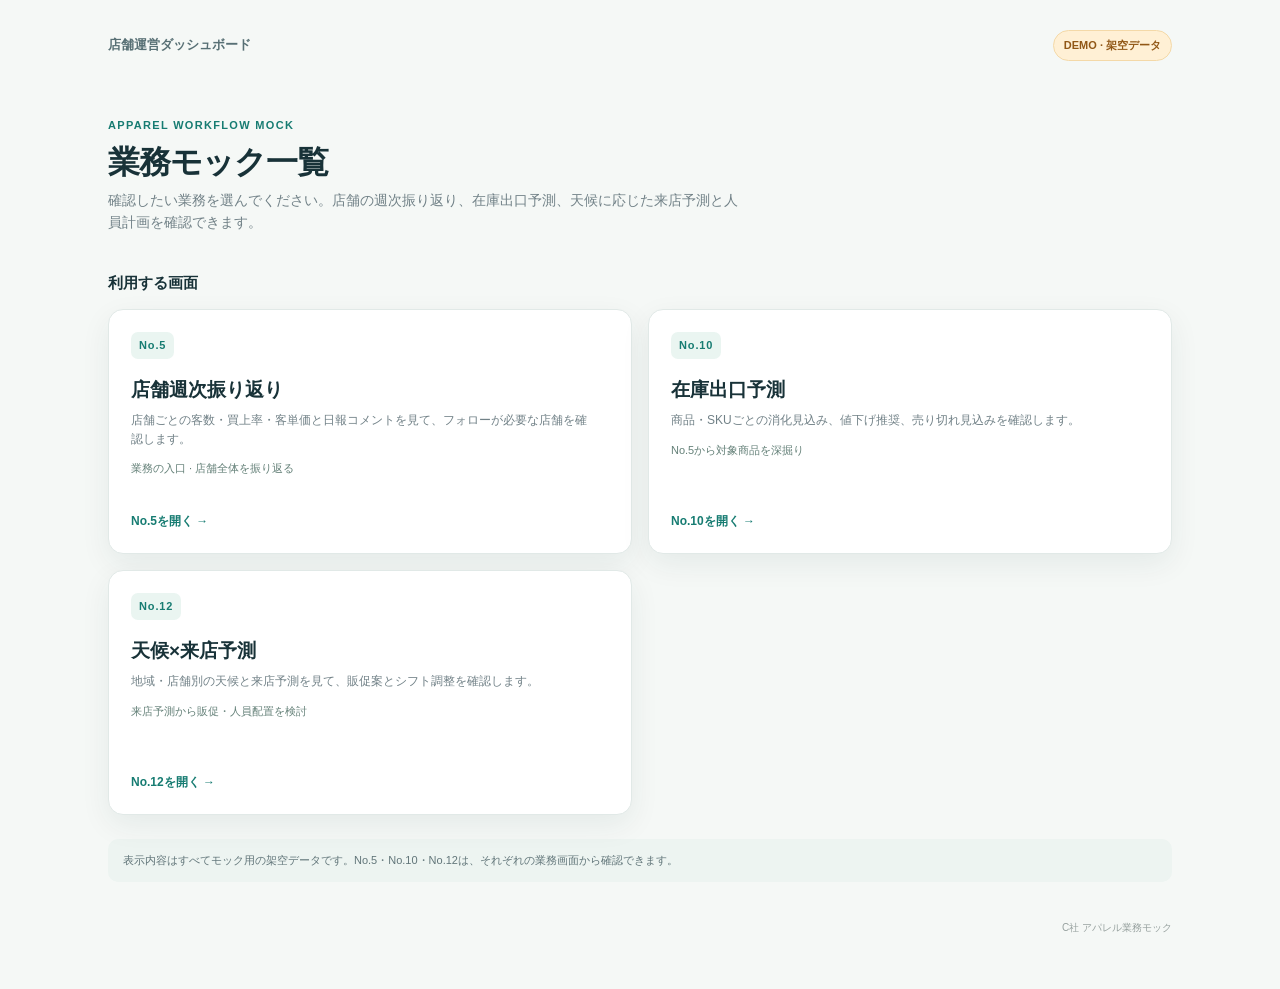
<file: index.html>
<!doctype html>
<html lang="ja">
<head>
<meta charset="utf-8">
<meta name="viewport" content="width=device-width, initial-scale=1">
<title>C社 アパレル業務モック</title>
<style>
:root{--ink:#183238;--muted:#718187;--line:#e1e9e7;--paper:#f5f8f6;--card:#fff;--teal:#177c72;--teal-dark:#17494a;--amber:#915716;--shadow:0 10px 30px rgba(20,58,58,.07)}
*{box-sizing:border-box}body{margin:0;background:var(--paper);color:var(--ink);font:14px/1.55 "Segoe UI","Yu Gothic UI","Meiryo",sans-serif}a{color:inherit}.app{max-width:1120px;margin:0 auto;padding:30px 28px 54px}.topbar{display:flex;align-items:center;justify-content:space-between;margin-bottom:56px}.brand{font-size:13px;font-weight:750;color:#587075}.demo{font-size:11px;font-weight:700;color:var(--amber);background:#fff0d5;border:1px solid #f4d9a8;border-radius:999px;padding:6px 10px}.eyebrow{font-size:11px;letter-spacing:.12em;color:var(--teal);font-weight:800}.intro h1{font-size:32px;line-height:1.25;letter-spacing:-.03em;margin:8px 0}.intro p{font-size:14px;color:var(--muted);margin:0;max-width:640px}.section-title{margin:38px 0 14px;font-size:15px}.cards{display:grid;grid-template-columns:repeat(2,minmax(0,1fr));gap:16px}.card{display:flex;flex-direction:column;min-height:245px;padding:22px;background:var(--card);border:1px solid var(--line);border-radius:15px;box-shadow:var(--shadow);text-decoration:none;transition:transform .15s,box-shadow .15s}.card:hover{transform:translateY(-2px);box-shadow:0 14px 34px rgba(20,58,58,.11)}.number{font-size:11px;font-weight:800;letter-spacing:.08em;color:var(--teal);background:#eaf5f1;border-radius:7px;padding:5px 8px;align-self:flex-start}.card h3{font-size:19px;margin:16px 0 7px}.card p{font-size:12px;color:var(--muted);margin:0;max-width:38em}.flow{font-size:11px;color:#648078;margin-top:12px}.open{margin-top:auto;padding-top:22px;font-size:12px;font-weight:750;color:var(--teal)}.note{margin-top:24px;padding:13px 15px;background:#edf4f1;border-radius:10px;color:#617579;font-size:11px}.footer{margin-top:38px;text-align:right;color:#96a09e;font-size:10px}@media(max-width:650px){.app{padding:22px 16px 36px}.topbar{margin-bottom:42px}.intro h1{font-size:26px}.cards{grid-template-columns:1fr}.card{min-height:210px}}
</style>
</head>
<body>
<main class="app">
<header class="topbar"><div class="brand">店舗運営ダッシュボード</div><span class="demo">DEMO · 架空データ</span></header>
<section class="intro"><div class="eyebrow">APPAREL WORKFLOW MOCK</div><h1>業務モック一覧</h1><p>確認したい業務を選んでください。店舗の週次振り返り、在庫出口予測、天候に応じた来店予測と人員計画を確認できます。</p></section>
<h2 class="section-title">利用する画面</h2>
<nav class="cards" aria-label="業務モック一覧">
<a class="card" href="./No5/index.html"><span class="number">No.5</span><h3>店舗週次振り返り</h3><p>店舗ごとの客数・買上率・客単価と日報コメントを見て、フォローが必要な店舗を確認します。</p><span class="flow">業務の入口 · 店舗全体を振り返る</span><span class="open">No.5を開く →</span></a>
<a class="card" href="./No10/index.html"><span class="number">No.10</span><h3>在庫出口予測</h3><p>商品・SKUごとの消化見込み、値下げ推奨、売り切れ見込みを確認します。</p><span class="flow">No.5から対象商品を深掘り</span><span class="open">No.10を開く →</span></a>
<a class="card" href="./No12/index.html"><span class="number">No.12</span><h3>天候×来店予測</h3><p>地域・店舗別の天候と来店予測を見て、販促案とシフト調整を確認します。</p><span class="flow">来店予測から販促・人員配置を検討</span><span class="open">No.12を開く →</span></a>
</nav>
<div class="note">表示内容はすべてモック用の架空データです。No.5・No.10・No.12は、それぞれの業務画面から確認できます。</div>
<footer class="footer">C社 アパレル業務モック</footer>
</main>
</body>
</html>
</file>
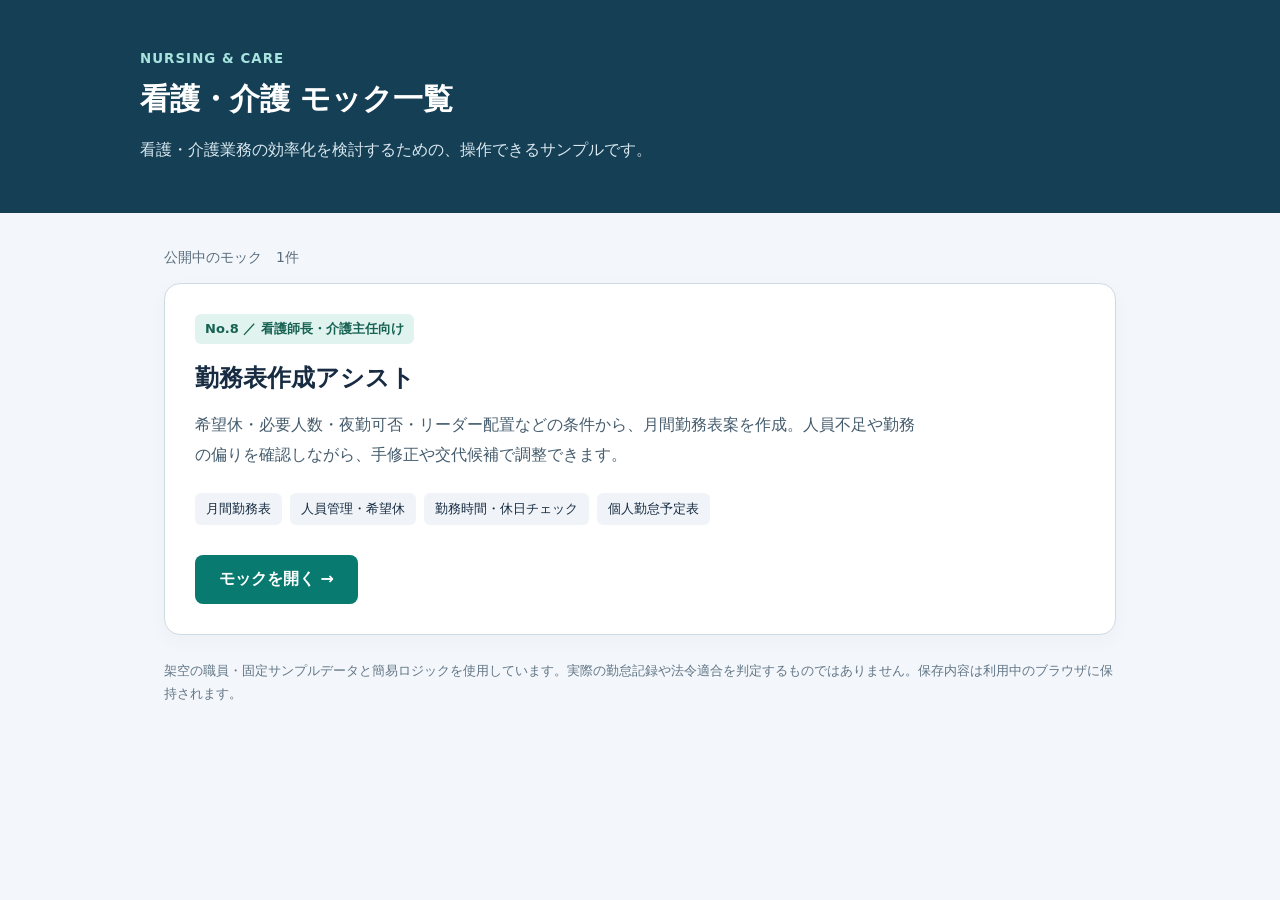
<file: 看護/index.html>
<!doctype html>
<html lang="ja"><head><meta charset="utf-8"><meta name="viewport" content="width=device-width,initial-scale=1"><title>看護・介護 モック一覧</title><style>
*{box-sizing:border-box}body{margin:0;background:#f3f6fa;color:#172c42;font-family:system-ui,-apple-system,"Noto Sans JP",sans-serif}header{background:#153f55;color:white;padding:48px 24px}header>div,main{max-width:1000px;margin:auto}small{font-weight:700;letter-spacing:.08em;color:#a8e4df}h1{font-size:30px;margin:12px 0}header p{color:#d9e8ef;line-height:1.8;margin-bottom:0}main{padding:36px 24px}.count{font-size:14px;color:#596c7d;margin-bottom:16px}.card{background:white;border:1px solid #cddae3;border-radius:16px;padding:30px;box-shadow:0 6px 20px #153f5508}.tag{display:inline-block;background:#e0f3ef;color:#176253;border-radius:6px;font-size:13px;font-weight:700;padding:6px 10px}h2{font-size:24px;margin:18px 0 12px}.desc{max-width:720px;line-height:1.9;color:#455c6d}.features{display:flex;flex-wrap:wrap;gap:8px;margin:22px 0}.features span{background:#f0f4f8;border-radius:6px;padding:7px 11px;font-size:13px}.open{display:inline-block;background:#087a70;color:white;text-decoration:none;border-radius:8px;padding:14px 24px;font-weight:700;margin-top:8px}.open:hover{background:#056057}.open:focus-visible{outline:3px solid #e5a126;outline-offset:4px}.note{font-size:13px;color:#627686;line-height:1.8;margin-top:24px}@media(max-width:600px){header{padding:32px 22px}h1{font-size:25px}.card{padding:23px}h2{font-size:21px}}
</style></head><body><header><div><small>NURSING &amp; CARE</small><h1>看護・介護 モック一覧</h1><p>看護・介護業務の効率化を検討するための、操作できるサンプルです。</p></div></header><main><div class="count">公開中のモック　1件</div><article class="card"><span class="tag">No.8 ／ 看護師長・介護主任向け</span><h2>勤務表作成アシスト</h2><p class="desc">希望休・必要人数・夜勤可否・リーダー配置などの条件から、月間勤務表案を作成。人員不足や勤務の偏りを確認しながら、手修正や交代候補で調整できます。</p><div class="features"><span>月間勤務表</span><span>人員管理・希望休</span><span>勤務時間・休日チェック</span><span>個人勤怠予定表</span></div><a class="open" href="./No8/">モックを開く →</a></article><p class="note">架空の職員・固定サンプルデータと簡易ロジックを使用しています。実際の勤怠記録や法令適合を判定するものではありません。保存内容は利用中のブラウザに保持されます。</p></main></body></html>
</file>
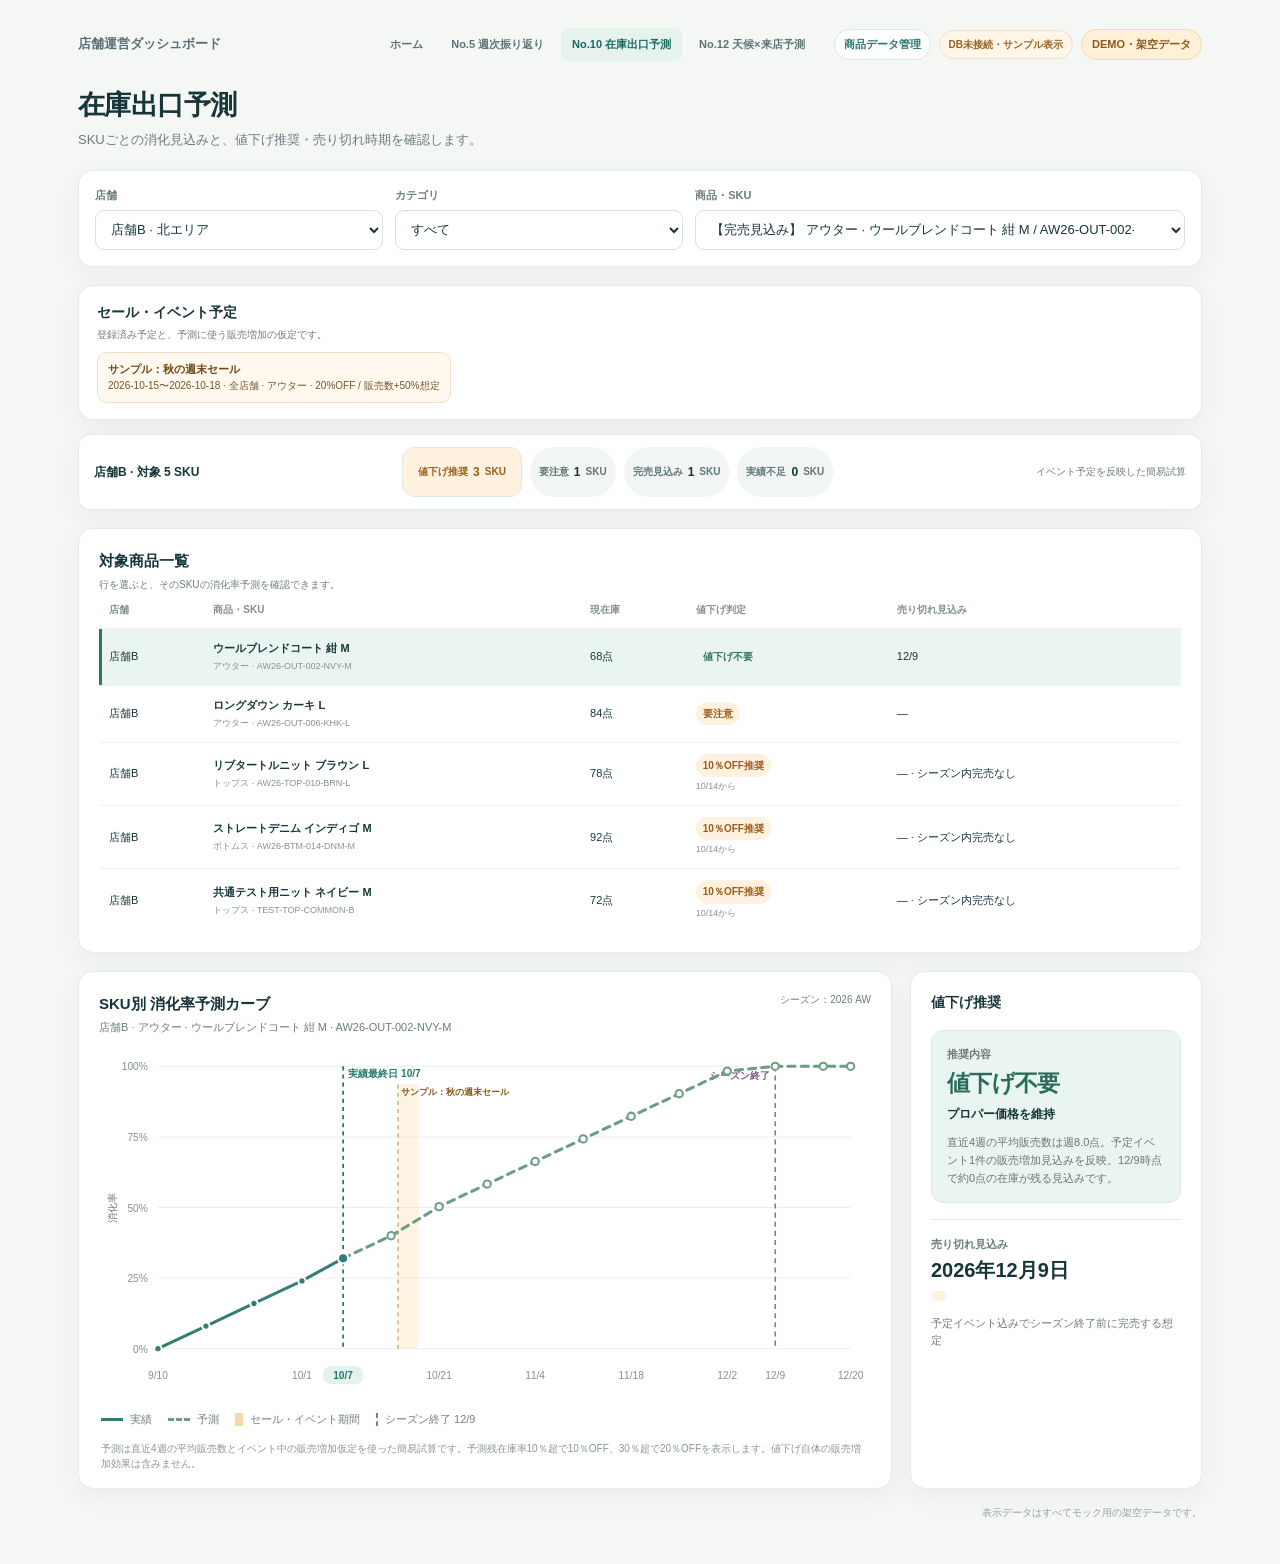
<file: C社/No10/index.html>
<!doctype html>
<html lang="ja">
<head>
<meta charset="utf-8">
<meta name="viewport" content="width=device-width, initial-scale=1">
<title>在庫出口予測 | DEMO</title>
<style>
:root{--ink:#17363a;--muted:#6d7c7e;--line:#e4eae7;--paper:#f5f7f4;--card:#fff;--teal:#28776d;--teal-light:#eaf4f0;--orange:#b76a21;--orange-light:#fff3e4;--shadow:0 8px 24px rgba(29,62,58,.06)}
*{box-sizing:border-box}body{margin:0;background:var(--paper);color:var(--ink);font:14px/1.55 "Segoe UI","Yu Gothic UI","Meiryo",sans-serif}button,select{font:inherit;color:inherit}.app{max-width:1180px;margin:auto;padding:28px 28px 44px}.topbar{display:flex;align-items:center;justify-content:space-between;margin-bottom:28px}.breadcrumb{font-size:12px;color:var(--muted)}.breadcrumb strong{color:var(--ink);font-weight:700}.demo{font-size:11px;font-weight:750;color:#8d581b;background:#fff1d8;border:1px solid #f0d7ad;border-radius:999px;padding:6px 10px}.heading{margin-bottom:20px}.heading h1{margin:0;font-size:27px;line-height:1.25;letter-spacing:-.02em}.heading p{margin:7px 0 0;color:var(--muted);font-size:13px}.filters{display:grid;grid-template-columns:1fr 1fr 1.7fr;gap:12px;padding:16px;background:var(--card);border:1px solid var(--line);border-radius:14px;box-shadow:var(--shadow);margin-bottom:18px}.sku-summary{display:flex;align-items:center;justify-content:space-between;gap:12px;margin:-4px 0 18px;padding:12px 15px;background:#fff;border:1px solid var(--line);border-radius:12px;box-shadow:var(--shadow)}.sku-summary-title{font-size:12px;font-weight:750}.sku-summary-counts{display:flex;flex-wrap:wrap;gap:8px}.sku-chip{display:inline-flex;align-items:center;gap:5px;padding:5px 9px;border-radius:999px;background:#f1f5f3;color:#637579;font-size:10px;font-weight:700}.sku-chip strong{font-size:12px;color:var(--ink)}.sku-chip.recommend{background:#fff1df;color:#9c5d1b}.sku-chip.recommend strong{color:#9c5d1b}.sku-summary-hint{font-size:10px;color:var(--muted)}.field label{display:block;font-size:11px;color:var(--muted);font-weight:700;margin-bottom:6px}.select{width:100%;padding:10px 34px 10px 11px;border:1px solid #d7e0dc;border-radius:9px;background:#fff;font-size:13px;min-height:40px}.readonly{display:flex;align-items:center;gap:8px;min-height:40px}.tag{display:inline-flex;align-items:center;background:#f0f5f2;border:1px solid #e1ebe5;border-radius:8px;padding:8px 10px;font-size:12px;font-weight:700}.layout{display:grid;grid-template-columns:minmax(0,1fr) 292px;gap:18px;align-items:stretch}.card{background:var(--card);border:1px solid var(--line);border-radius:15px;box-shadow:var(--shadow)}.chart-card{padding:20px 20px 16px;min-width:0}.card-head{display:flex;justify-content:space-between;align-items:flex-start;gap:12px;margin-bottom:10px}.card-head h2{font-size:15px;margin:0}.sku-line{font-size:11px;color:var(--muted);margin-top:4px}.chart-caption{font-size:10px;color:var(--muted);white-space:nowrap}.chart-wrap{overflow-x:auto}.chart{display:block;width:100%;min-width:600px;height:auto}.gridline{stroke:#e9efec;stroke-width:1}.axis-label{fill:#829091;font-size:10px}.baseline-tick{fill:#28776d;font-size:10px;font-weight:800}.baseline-annotation{fill:#28776d;font-size:10px;font-weight:800}.axis-title{fill:#667778;font-size:10px}.actual-line{fill:none;stroke:#327f73;stroke-width:3;stroke-linecap:round;stroke-linejoin:round}.forecast-line{fill:none;stroke:#6c9d82;stroke-width:3;stroke-dasharray:7 6;stroke-linecap:round;stroke-linejoin:round}.actual-dot{fill:#327f73;stroke:#fff;stroke-width:2}.forecast-dot{fill:#fff;stroke:#6c9d82;stroke-width:2}.today-line{stroke:#28776d;stroke-width:1.7;stroke-dasharray:4 4}.markdown-line{stroke:#d78c42;stroke-width:1.5;stroke-dasharray:4 4}.season-line{stroke:#9a6b9e;stroke-width:1.5;stroke-dasharray:5 4}.annotation{fill:#8b5c2c;font-size:10px;font-weight:700}.season-annotation{fill:#805987;font-size:10px;font-weight:700}.legend{display:flex;flex-wrap:wrap;gap:16px;margin:9px 2px 0;color:#718081;font-size:11px}.legend-item{display:inline-flex;align-items:center;gap:7px}.legend-line{width:22px;border-top:3px solid #327f73}.legend-line.forecast{border-top:3px dashed #6c9d82}.legend-mark{height:13px;border-left:2px dashed #d78c42}.season-mark{height:13px;border-left:2px dashed #9a6b9e}.note{font-size:10px;color:#8a9694;margin:13px 2px 0}.side{padding:20px;display:flex;flex-direction:column;gap:16px}.side h2{font-size:14px;margin:0}.recommend{background:var(--teal-light);border:1px solid #dbece5;border-radius:12px;padding:15px}.recommend.needs{background:var(--orange-light);border-color:#f2dfc7}.recommend-label{font-size:11px;color:var(--muted);font-weight:700}.recommend-value{font-size:23px;font-weight:800;letter-spacing:-.03em;margin-top:3px;color:#286d5b}.recommend.needs .recommend-value{color:#a85e19}.recommend-date{font-size:12px;font-weight:700;margin-top:4px}.reason{font-size:11px;color:#687777;line-height:1.65;margin:9px 0 0}.divider{height:1px;background:var(--line)}.sellout-label{font-size:11px;color:var(--muted);font-weight:700}.sellout-date{font-size:20px;font-weight:800;line-height:1.3;margin-top:4px}.sellout-state{display:inline-flex;margin-top:8px;padding:5px 8px;border-radius:999px;background:#fff2df;color:#a45f19;font-size:10px;font-weight:750}.stockline{font-size:11px;color:var(--muted);margin-top:7px}.empty-hint{font-size:11px;color:var(--muted)}footer{text-align:right;color:#96a09e;font-size:10px;margin-top:16px}@media(max-width:800px){.app{padding:20px 16px 32px}.sku-summary{align-items:flex-start;flex-direction:column}.filters{grid-template-columns:1fr 1fr}.field.sku{grid-column:1/-1}.layout{grid-template-columns:1fr}.side{display:grid;grid-template-columns:1fr 1fr;align-items:center}.side h2,.side .divider{grid-column:1/-1}.sellout{padding-left:14px;border-left:1px solid var(--line)}}@media(max-width:500px){.heading h1{font-size:23px}.filters{grid-template-columns:1fr}.field.sku{grid-column:auto}.side{grid-template-columns:1fr}.side h2,.side .divider{grid-column:auto}.sellout{padding-left:0;border-left:0}.chart-card,.side{padding:16px}.chart-caption{white-space:normal;text-align:right}}
</style>
<style>
.products-view{padding:20px;margin-bottom:18px}.products-wrap{overflow:auto}.products-table{width:100%;border-collapse:collapse;min-width:650px}.products-table th{padding:0 10px 10px;text-align:left;color:#829091;font-size:10px;font-weight:700}.products-table td{padding:11px 10px;border-top:1px solid #edf1ef;font-size:11px}.products-table tr.product-row{cursor:pointer}.products-table tr.product-row:hover,.products-table tr.product-row:focus{background:#f4faf8;outline:none}.products-table tr.product-row.selected{background:#eaf4f0;box-shadow:inset 3px 0 #28776d}.products-name{font-weight:750}.products-meta{display:block;margin-top:3px;color:#859291;font-size:9px}.decision-badge{display:inline-flex;padding:4px 7px;border-radius:999px;background:#fff1df;color:#9c5d1b;font-size:10px;font-weight:750}.decision-badge.keep{background:#eaf4f0;color:#327365}.products-hint{font-size:10px;color:var(--muted);margin-top:4px}.topbar-badges{display:flex;align-items:center;gap:8px}.db-status{display:inline-flex;font-size:10px;font-weight:700;color:#327365;background:#eaf4f0;border:1px solid #d9e9e3;border-radius:999px;padding:6px 9px}.db-status.error{color:#98601f;background:#fff5e8;border-color:#f0dfc5}
</style>
<style>.manage-link{font-size:11px;font-weight:700;color:#28776d;text-decoration:none;padding:6px 9px;border:1px solid #d9e9e3;border-radius:999px;background:#fff}.manage-link:hover{text-decoration:underline;background:#eaf4f0}</style>
<style>.event-schedule{padding:16px 18px;margin-bottom:18px}.event-schedule h2{font-size:14px;margin:0}.event-schedule p{font-size:10px;color:var(--muted);margin:3px 0 10px}.event-list{display:flex;flex-wrap:wrap;gap:8px}.event-pill{border:1px solid #f0dfc5;background:#fff8ee;border-radius:10px;padding:8px 10px;font-size:10px;color:#76542c}.event-pill strong{display:block;color:#714713;font-size:11px}.event-empty{font-size:10px;color:var(--muted)}.event-band{fill:#f5d9a9;opacity:.32}.event-band-edge{stroke:#bd8541;stroke-width:1;stroke-dasharray:4 4}.event-band-label{fill:#86591f;font-size:9px;font-weight:700}.event-mark{height:13px;border-left:8px solid #f5d9a9}</style>
  <style>
    .brand{display:flex;align-items:center;flex:none}
    .brand-subtitle{font-size:13px;font-weight:700;color:#587075;white-space:nowrap}
    .site-nav{display:flex;align-items:center;gap:6px;margin-left:auto;margin-right:18px}
    .site-nav a{display:inline-block;padding:8px 11px;border-radius:8px;color:#5d7477;text-decoration:none;font-size:11px;font-weight:750;white-space:nowrap}
    .site-nav a:hover{background:#edf4f1}
    .site-nav a.active{background:#e5f2ee;color:#176b61}
    @media(max-width:800px){.site-nav{gap:2px;margin-right:4px}.site-nav a{padding:6px 7px;font-size:10px}}
  </style>
</head>
<body>
<main class="app">
  <div class="topbar">
    <div class="brand"><div class="brand-subtitle">店舗運営ダッシュボード</div></div>
    <nav class="site-nav" aria-label="モック画面"><a href="../index.html">ホーム</a><a href="../No5/index.html">No.5 週次振り返り</a><a class="active" href="./index.html">No.10 在庫出口予測</a><a href="../No12/index.html">No.12 天候×来店予測</a></nav>
    <div class="topbar-badges"><a class="manage-link" href="manage.html">商品データ管理</a><span class="db-status" id="dbStatus">Supabase接続確認中</span><span class="demo">DEMO・架空データ</span></div>
  </div>
  <header class="heading">
    <h1>在庫出口予測</h1>
    <p>SKUごとの消化見込みと、値下げ推奨・売り切れ時期を確認します。</p>
  </header>
  <section class="filters" aria-label="対象選択">
    <div class="field"><label for="storeSelect">店舗</label><select class="select" id="storeSelect"></select></div>
    <div class="field"><label for="categorySelect">カテゴリ</label><select class="select" id="categorySelect"><option value="all">すべて</option><option value="アウター">アウター</option><option value="トップス">トップス</option><option value="ボトムス">ボトムス</option></select></div>
    <div class="field sku"><label for="skuSelect">商品・SKU</label><select class="select" id="skuSelect"></select></div>
  </section>
  <section class="card event-schedule"><h2>セール・イベント予定</h2><p>登録済み予定と、予測に使う販売増加の仮定です。</p><div class="event-list" id="eventRows"></div></section>
  <section class="sku-summary" id="skuSummary" aria-live="polite"></section>
  <section class="card products-view" id="allProductsView">
    <div class="card-head"><div><h2>対象商品一覧</h2><div class="products-hint">行を選ぶと、そのSKUの消化率予測を確認できます。</div></div></div>
    <div class="products-wrap"><table class="products-table"><thead><tr><th>店舗</th><th>商品・SKU</th><th>現在庫</th><th>値下げ判定</th><th>売り切れ見込み</th></tr></thead><tbody id="productsRows"></tbody></table></div>
  </section>
  <section class="layout" id="detailLayout">
    <article class="card chart-card">
      <div class="card-head">
        <div><h2>SKU別 消化率予測カーブ</h2><div class="sku-line" id="skuDescription"></div></div>
        <div class="chart-caption">シーズン：2026 AW</div>
      </div>
      <div class="chart-wrap"><svg class="chart" id="chart" viewBox="0 0 760 350" role="img" aria-label="選択したSKUの消化率実績と予測"></svg></div>
      <div class="legend" aria-label="グラフ凡例">
        <span class="legend-item"><i class="legend-line"></i>実績</span>
        <span class="legend-item"><i class="legend-line forecast"></i>予測</span>
        <span class="legend-item" id="markdownLegend"><i class="legend-mark"></i>推奨値下げ日</span>
        <span class="legend-item"><i class="event-mark"></i>セール・イベント期間</span>
        <span class="legend-item"><i class="season-mark"></i>シーズン終了 12/9</span>
      </div>
      <p class="note">予測は直近4週の平均販売数とイベント中の販売増加仮定を使った簡易試算です。予測残在庫率10％超で10％OFF、30％超で20％OFFを表示します。値下げ自体の販売増加効果は含みません。</p>
    </article>
    <aside class="card side" aria-label="推奨内容">
      <h2>値下げ推奨</h2>
      <div class="recommend" id="recommendCard">
        <div class="recommend-label">推奨内容</div>
        <div class="recommend-value" id="recommendValue"></div>
        <div class="recommend-date" id="recommendDate"></div>
        <p class="reason" id="reason"></p>
      </div>
      <div class="divider"></div>
      <div class="sellout">
        <div class="sellout-label">売り切れ見込み</div>
        <div class="sellout-date" id="selloutDate"></div>
        <span class="sellout-state" id="selloutState" hidden></span>
        <div class="stockline" id="stockLine"></div>
      </div>
    </aside>
  </section>
  <footer>表示データはすべてモック用の架空データです。</footer>
</main>
<script src="data.js?v=20261015-02"></script>
<script>
const dates=no10ForecastDates;
const SUPABASE_URL='https://gbimzagwjcgblcecposy.supabase.co';
const SUPABASE_PUBLISHABLE_KEY='sb_publishable_XToT7s_XGQ2eXZtW3vh5eg_SiR21pQJ';
let skuData=demoSkuData,eventData=[];
const storeSelect=document.getElementById('storeSelect'),categorySelect=document.getElementById('categorySelect'),skuSelect=document.getElementById('skuSelect');
function setDbStatus(message,offline=false){const status=document.getElementById('dbStatus');status.textContent=message;status.classList.toggle('error',offline)}
async function databaseRequest(path,options={}){const response=await fetch(`${SUPABASE_URL}/rest/v1/${path}`,{...options,headers:{apikey:SUPABASE_PUBLISHABLE_KEY,'Content-Type':'application/json',...(options.headers||{})}});const body=await response.text();if(!response.ok)throw new Error(body||`HTTP ${response.status}`);return body?JSON.parse(body):null}
async function initializeSkuDatabase(){try{const rows=await databaseRequest('inventory_forecast_state?select=id,payload&id=eq.1');if(rows?.length){const saved=rows[0].payload;if(Array.isArray(saved)){skuData=saved;eventData=demoEvents.map(event=>({...event}))}else if(saved&&Array.isArray(saved.skus)){skuData=saved.skus;eventData=Array.isArray(saved.events)?saved.events:demoEvents.map(event=>({...event}))}else throw new Error('保存データの形式が不正です');if(!skuData.every(x=>x&&x.id&&storeInfo[x.store]&&Array.isArray(x.curve)))throw new Error('SKUデータの形式が不正です');setDbStatus('Supabase接続済み')}else{await databaseRequest('inventory_forecast_state?on_conflict=id',{method:'POST',headers:{Prefer:'resolution=merge-duplicates,return=minimal'},body:JSON.stringify({id:1,payload:{skus:demoSkuData,events:demoEvents},updated_at:new Date().toISOString()})});skuData=demoSkuData;eventData=demoEvents.map(event=>({...event}));setDbStatus('サンプルデータをSupabaseに保存済み')}}catch(error){console.warn('Supabase connection unavailable:',error);skuData=demoSkuData;eventData=demoEvents.map(event=>({...event}));setDbStatus('DB未接続・サンプル表示',true)}}
function projectedData(){return skuData.map(item=>calculateNo10Forecast(item,eventData))}
function renderEventRows(){const el=document.getElementById('eventRows');if(!eventData.length){el.innerHTML='<span class="event-empty">登録されているイベントはありません。</span>';return}el.innerHTML=eventData.slice().sort((a,b)=>a.startDate.localeCompare(b.startDate)).map(event=>{const target=[event.store==='all'?'全店舗':storeInfo[event.store]?.name||event.store,event.category==='all'?'全カテゴリ':event.category,event.skuId||''].filter(Boolean).join(' · ');return `<div class="event-pill"><strong>${escapeNo10Html(event.name)}</strong>${escapeNo10Html(event.startDate)}〜${escapeNo10Html(event.endDate)} · ${escapeNo10Html(target)} · ${Number(event.discountPct)||0}%OFF / 販売数+${Number(event.upliftPct)||0}%想定</div>`}).join('')}
function renderSkuSummary(){const storeId=storeSelect.value,list=projectedData().filter(x=>(storeId==="all"||x.store===storeId)&&(categorySelect.value==="all"||x.category===categorySelect.value)),recommended=list.filter(x=>x.markdown>0).length,watch=list.filter(x=>x.forecastStatus==='要注意').length,normal=list.filter(x=>x.forecastStatus==='完売見込み').length,insufficient=list.filter(x=>x.forecastStatus==='実績不足').length,storeLabel=storeId==="all"?"全店舗":storeInfo[storeId].name;document.getElementById("skuSummary").innerHTML=`<span class="sku-summary-title">${storeLabel} · 対象 ${list.length} SKU</span><span class="sku-summary-counts"><span class="sku-chip recommend">値下げ推奨 <strong>${recommended}</strong> SKU</span><span class="sku-chip">要注意 <strong>${watch}</strong> SKU</span><span class="sku-chip">完売見込み <strong>${normal}</strong> SKU</span><span class="sku-chip">実績不足 <strong>${insufficient}</strong> SKU</span></span><span class="sku-summary-hint">イベント予定を反映した簡易試算</span>`}
function populateStores(){storeSelect.innerHTML=`<option value="all">すべて</option>`+Object.entries(storeInfo).map(([id,s])=>`<option value="${id}">${s.name} · ${s.area}</option>`).join('')}
function populateSkus(preferred){const list=projectedData().filter(x=>(storeSelect.value==='all'||x.store===storeSelect.value)&&(categorySelect.value==='all'||x.category===categorySelect.value));skuSelect.innerHTML=`<option value="all">すべての商品</option>`+list.map(x=>`<option value="${escapeNo10Html(x.id)}">${x.forecastStatus==='実績不足'?'【実績不足】':x.markdown>0?`【${x.markdown}％OFF推奨】`:x.forecastStatus==='要注意'?'【要注意】':'【完売見込み】'} ${escapeNo10Html(x.category)} · ${escapeNo10Html(x.name)} ${escapeNo10Html(x.variant)} / ${escapeNo10Html(x.id)}</option>`).join('');if(preferred&&(preferred==='all'||list.some(x=>x.id===preferred)))skuSelect.value=preferred}
function renderProducts(){const list=projectedData().filter(x=>(storeSelect.value==='all'||x.store===storeSelect.value)&&(categorySelect.value==='all'||x.category===categorySelect.value));const tbody=document.getElementById('productsRows');tbody.innerHTML=list.map(x=>`<tr class="product-row ${x.id===skuSelect.value?'selected':''}" data-sku="${escapeNo10Html(x.id)}" role="button" tabindex="0" aria-label="${escapeNo10Html(x.name)} ${escapeNo10Html(x.variant)}の詳細を表示" aria-pressed="${x.id===skuSelect.value}"><td>${storeInfo[x.store].name}</td><td><span class="products-name">${escapeNo10Html(x.name)} ${escapeNo10Html(x.variant)}</span><span class="products-meta">${escapeNo10Html(x.category)} · ${escapeNo10Html(x.id)}</span></td><td>${x.current}点</td><td>${x.forecastStatus==='実績不足'?'<span class="decision-badge keep">実績不足</span>':x.markdown>0?`<span class="decision-badge">${x.markdown}％OFF推奨</span><span class="products-meta">${shortDate(x.markdownDate)}から</span>`:x.forecastStatus==='要注意'?'<span class="decision-badge">要注意</span>':'<span class="decision-badge keep">値下げ不要</span>'}</td><td>${x.sellout?shortDate(x.sellout):'—'}${x.endStock>0?' · シーズン内完売なし':''}</td></tr>`).join('')||'<tr><td colspan="5">対象商品がありません。</td></tr>';tbody.querySelectorAll('.product-row').forEach(row=>{const choose=()=>{skuSelect.value=row.dataset.sku;render()};row.addEventListener('click',choose);row.addEventListener('keydown',event=>{if(event.key==='Enter'||event.key===' '){event.preventDefault();choose()}})})}
function pct(v){return `${Number(v).toFixed(1).replace(/\.0$/,'')}％`}
function shortDate(s){const d=new Date(`${s}T00:00:00`);return `${d.getMonth()+1}/${d.getDate()}`}
function drawChart(item){
 const svg=document.getElementById('chart'),W=760,H=350,L=58,R=20,T=20,B=52,plotW=W-L-R,plotH=H-T-B;
 const dateTimes=dates.map(d=>new Date(`${d}T00:00:00`).getTime()),dateSpan=dateTimes[dateTimes.length-1]-dateTimes[0];
 const x=i=>L+plotW*(dateTimes[i]-dateTimes[0])/dateSpan,y=v=>T+plotH*(1-v/100);
 const path=(start,end)=>item.curve.slice(start,end+1).map((v,j)=>`${j===0?'M':'L'} ${x(start+j).toFixed(1)} ${y(v).toFixed(1)}`).join(' ');
 let html='';
 [0,25,50,75,100].forEach(v=>{html+=`<line class="gridline" x1="${L}" y1="${y(v)}" x2="${W-R}" y2="${y(v)}"/><text class="axis-label" x="${L-10}" y="${y(v)+4}" text-anchor="end">${v}%</text>`});
 html+=`<text class="axis-title" transform="translate(17 ${T+plotH/2}) rotate(-90)" text-anchor="middle">消化率</text>`;
 const xDate=value=>L+plotW*(Date.parse(`${value}T00:00:00`)-dateTimes[0])/dateSpan;for(const event of item.applicableEvents||[]){const left=Math.max(L,xDate(event.startDate)),right=Math.min(W-R,xDate(event.endDate));if(right>left){html+=`<rect class="event-band" x="${left}" y="${T+18}" width="${right-left}" height="${plotH-18}" rx="3"/><line class="event-band-edge" x1="${left}" y1="${T+18}" x2="${left}" y2="${T+plotH}"/><text class="event-band-label" x="${left+3}" y="${T+28}">${escapeNo10Html(event.name)}</text>`}}
 const ticks=[0,3,4,6,8,10,12,13,15];
 const actualIndex=4;
 ticks.forEach(i=>{if(i<dates.length){const baseline=i===actualIndex;if(baseline)html+=`<rect x="${x(i)-20}" y="${H-35}" width="40" height="18" rx="8" fill="#e4f2ed"/>`;html+=`<text class="${baseline?'baseline-tick':'axis-label'}" x="${x(i)}" y="${H-22}" text-anchor="middle">${shortDate(dates[i])}</text>`}});
 const seasonEndIndex=13;
 html+=`<line class="today-line" x1="${x(actualIndex)}" y1="${T}" x2="${x(actualIndex)}" y2="${T+plotH}"/><text class="baseline-annotation" x="${x(actualIndex)+5}" y="${T+11}">実績最終日 10/7</text>`;
 html+=`<line class="season-line" x1="${x(seasonEndIndex)}" y1="${T}" x2="${x(seasonEndIndex)}" y2="${T+plotH}"/><text class="season-annotation" x="${x(seasonEndIndex)-5}" y="${T+12}" text-anchor="end">シーズン終了</text>`;
 if(item.markdownDate){const a=new Date('2026-10-14T00:00:00').getTime(),b=new Date('2026-10-21T00:00:00').getTime(),m=new Date(item.markdownDate+'T00:00:00').getTime(),mx=x(5)+(x(6)-x(5))*(m-a)/(b-a);html+=`<line class="markdown-line" x1="${mx}" y1="${T}" x2="${mx}" y2="${T+plotH}"/><text class="annotation" x="${Math.min(mx+5,W-110)}" y="${T+25}">値下げ ${shortDate(item.markdownDate)}</text>`}
 html+=`<path class="actual-line" d="${path(0,actualIndex)}"/><path class="forecast-line" d="${path(actualIndex,dates.length-1)}"/>`;
 item.curve.forEach((v,i)=>{const cls=i<=actualIndex?'actual-dot':'forecast-dot';html+=`<circle class="${cls}" cx="${x(i)}" cy="${y(v)}" r="${i===actualIndex?5:3.6}"><title>${shortDate(dates[i])}：${pct(v)}</title></circle>`});
 svg.innerHTML=html;
}
function render(){
 renderSkuSummary();
 renderEventRows();const allProducts=skuSelect.value==='all';document.getElementById('allProductsView').hidden=false;document.getElementById('detailLayout').hidden=allProducts;renderProducts();
 if(allProducts){const url=new URL(location.href);url.searchParams.set('store',storeSelect.value);url.searchParams.set('category',categorySelect.value);url.searchParams.set('sku','all');history.replaceState(null,'',url);return}
 const item=projectedData().find(x=>x.id===skuSelect.value);if(!item)return;
 document.getElementById('skuDescription').textContent=`${storeInfo[item.store].name} · ${item.category} · ${item.name} ${item.variant} · ${item.id}`;
 const rec=document.getElementById('recommendCard');rec.classList.toggle('needs',item.markdown>0||item.forecastStatus==='要注意');
 document.getElementById('recommendValue').textContent=item.forecastStatus==='実績不足'?'予測できません':item.markdown?`${item.markdown}％ OFF`:item.forecastStatus==='要注意'?'販売動向を確認':'値下げ不要';
 document.getElementById('recommendDate').textContent=item.markdown?`${shortDate(item.markdownDate)}から推奨`:item.forecastStatus==='要注意'?'イベント反映後も残在庫あり':'プロパー価格を維持';
 document.getElementById('reason').textContent=item.reason;
 document.getElementById('selloutDate').textContent=item.sellout?`${new Date(item.sellout+'T00:00:00').getFullYear()}年${new Date(item.sellout+'T00:00:00').getMonth()+1}月${new Date(item.sellout+'T00:00:00').getDate()}日`:item.forecastStatus==='実績不足'?'—':'シーズン内完売見込みなし';
 const late=item.endStock>0;const state=document.getElementById('selloutState');state.hidden=!late&&item.forecastStatus!=='実績不足';state.textContent=late?'シーズン内完売見込みなし':item.forecastStatus==='実績不足'?'販売実績を登録してください':'';
 document.getElementById('stockLine').textContent=item.forecastStatus==='実績不足'?'週次販売実績を入力すると簡易試算を表示します。':late?`12/9時点の予測残在庫：約${item.endStock}点`:'予定イベント込みでシーズン終了前に完売する想定';
 document.getElementById('markdownLegend').style.display=item.markdown?'inline-flex':'none';
 drawChart(item);
 const url=new URL(location.href);url.searchParams.set('store',storeSelect.value);url.searchParams.set('category',categorySelect.value);url.searchParams.set('sku',item.id);history.replaceState(null,'',url);
}
async function startApp(){
 await initializeSkuDatabase();
 populateStores();
 const params=new URLSearchParams(location.search),initialStore=params.get('store'),initialSku=params.get('sku'),initialCategory=params.get('category');
 const initialItem=skuData.find(x=>x.id===initialSku);
 storeSelect.value=initialStore==='all'?'all':(initialItem?.store||(initialStore&&storeInfo[initialStore]?initialStore:'B'));
 categorySelect.value=initialCategory==='all'?'all':(initialItem?.category||(initialCategory&&['アウター','トップス','ボトムス'].includes(initialCategory)?initialCategory:'all'));
 populateSkus(initialSku||'AW26-OUT-002-NVY-M');if(!skuSelect.value)populateSkus();render();
 storeSelect.addEventListener('change',()=>{const current=skuData.find(x=>x.id===skuSelect.value);if(skuSelect.value==='all')populateSkus('all');else{const available=skuData.filter(x=>(storeSelect.value==='all'||x.store===storeSelect.value)&&(categorySelect.value==='all'||x.category===categorySelect.value));const match=available.find(x=>x.id===skuSelect.value)||(current&&available.find(x=>x.name===current.name&&x.variant===current.variant))||(current&&available.find(x=>x.name===current.name));populateSkus(match?match.id:'all')}render()});
 categorySelect.addEventListener('change',()=>{const current=skuData.find(x=>x.id===skuSelect.value);const keep=current&&(categorySelect.value==='all'||current.category===categorySelect.value);populateSkus(keep?current.id:'all');render()});
 skuSelect.addEventListener('change',render);
}
startApp();
</script>
</body>
</html>
</file>
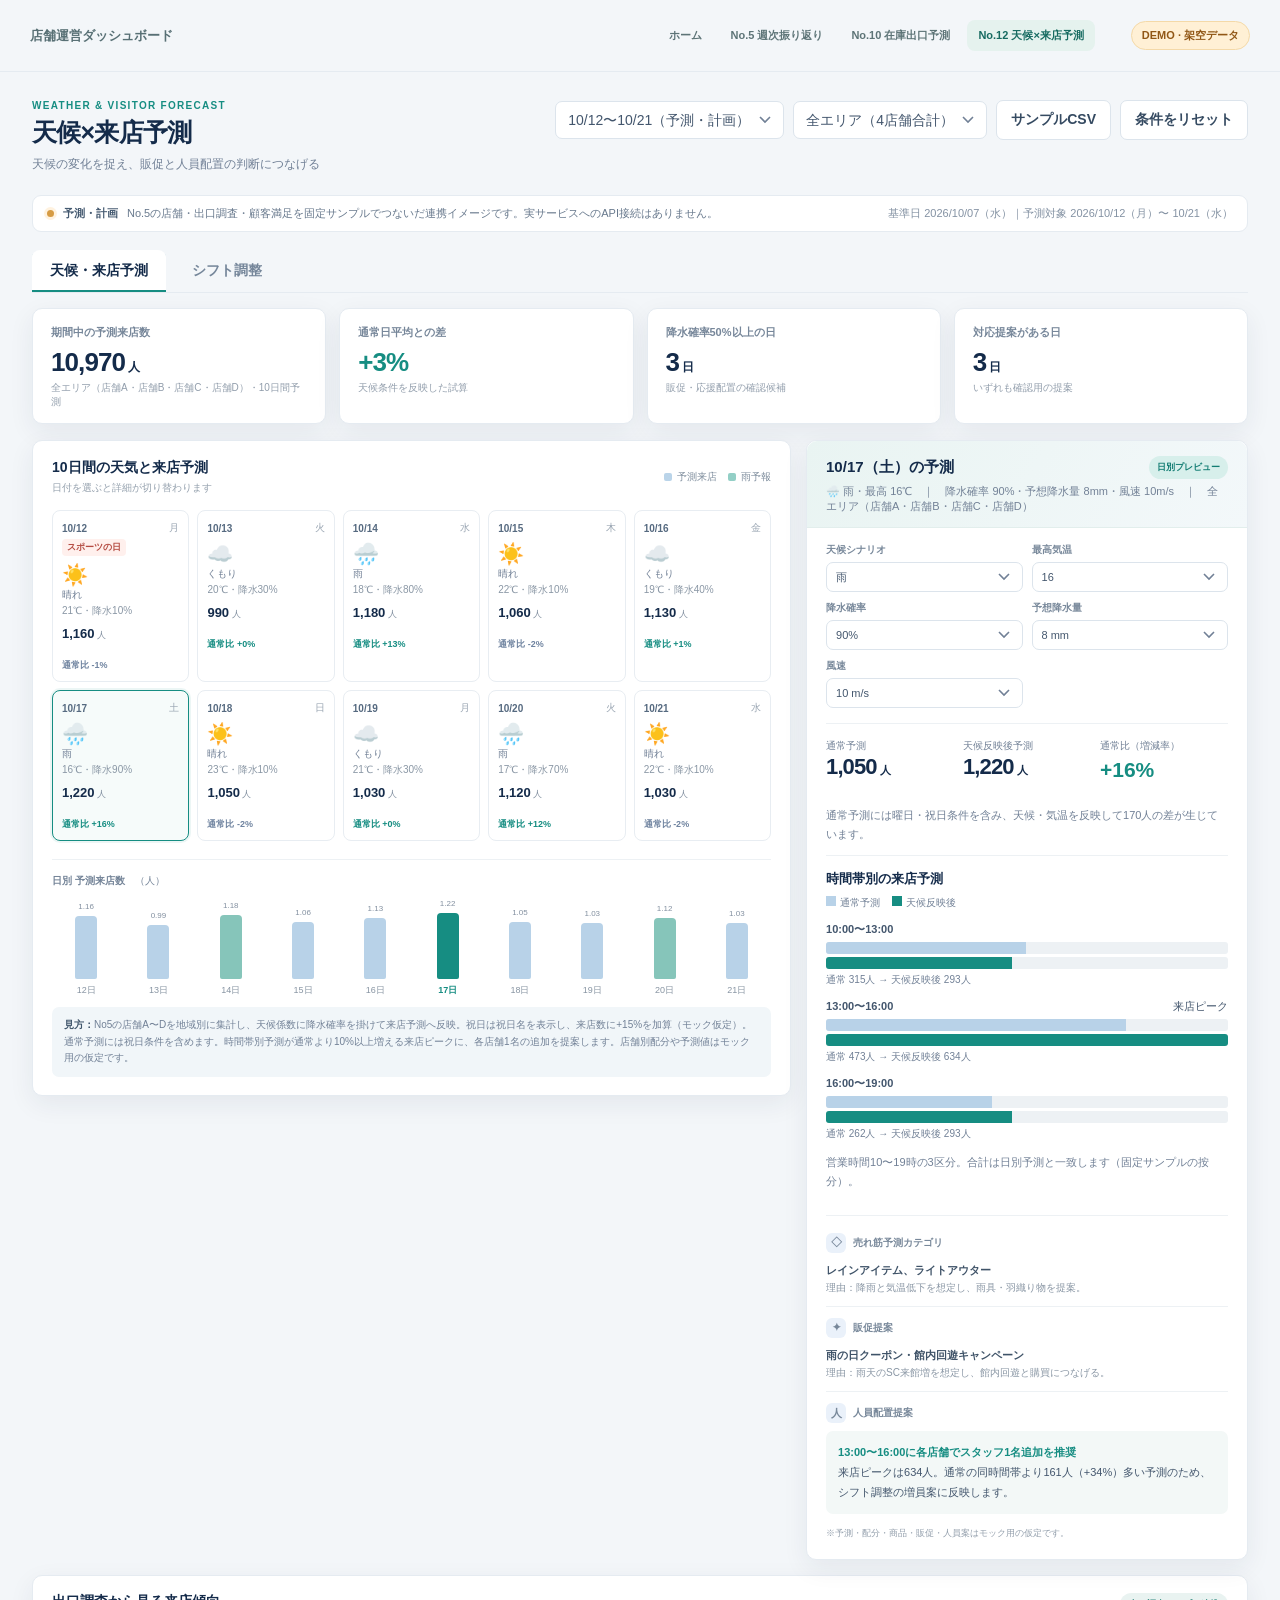
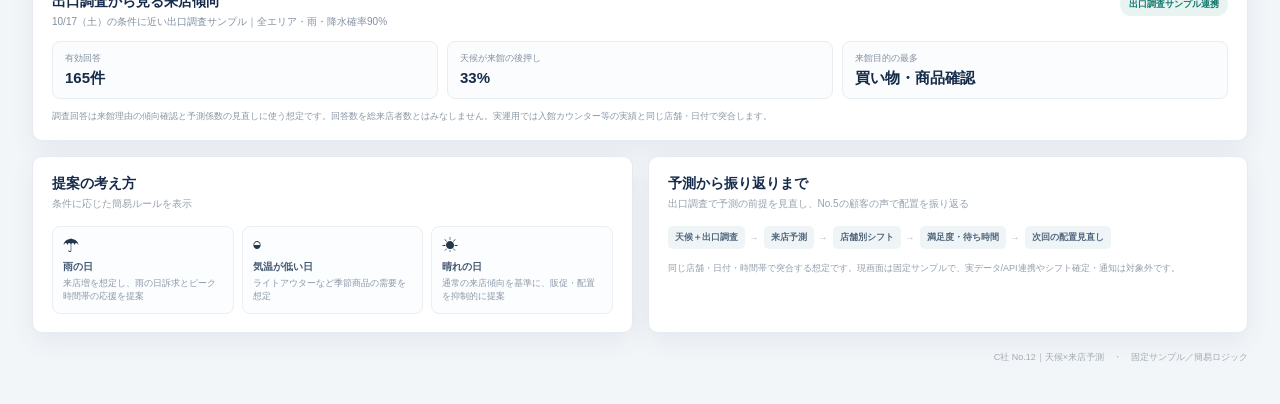
<file: C社/No12/index.html>
<!doctype html>
<html lang="ja">
<head>
  <meta charset="utf-8">
  <meta name="viewport" content="width=device-width, initial-scale=1">
  <meta name="description" content="No5のサンプル店舗を地域別に切り替え、天候による来店数予測と販促・人員配置を提案するモック画面">
  <title>天候×来店予測 | C社 No.12</title>
  <style>
    :root{--navy:#142b4a;--navy2:#203d61;--ink:#24364b;--muted:#718096;--line:#e5ebf1;--bg:#f3f6f9;--white:#fff;--teal:#168d82;--teal-soft:#e4f4f1;--blue:#5486c2;--blue-soft:#eaf1fa;--amber:#c98224;--amber-soft:#fff2df;--red:#ca6658;--shadow:0 8px 26px rgba(27,49,76,.07)}
    *{box-sizing:border-box}body{margin:0;background:var(--bg);color:var(--ink);font-family:"Yu Gothic UI","Meiryo",sans-serif;font-size:14px}.app{min-height:100vh}.topbar{height:68px;background:var(--navy);color:white;display:flex;align-items:center;justify-content:space-between;padding:0 30px}.brand{display:flex;align-items:center;gap:13px;font-weight:700;letter-spacing:.02em}.brand-mark{width:34px;height:34px;border-radius:10px;background:#fff;color:var(--navy);display:grid;place-items:center;font-size:19px}.brand small{display:block;color:#aebbd0;font-size:10px;font-weight:500;letter-spacing:.12em;margin-top:2px}.top-right{display:flex;align-items:center;gap:16px;color:#d4deeb;font-size:12px}.pill{border:1px solid #54708d;border-radius:999px;padding:6px 11px;color:#e8eff8}.user{width:30px;height:30px;border-radius:50%;display:grid;place-items:center;background:#dce9f5;color:var(--navy);font-weight:700}.layout{display:grid;grid-template-columns:218px minmax(0,1fr);max-width:1580px;margin:auto;min-height:calc(100vh - 68px)}aside{padding:28px 14px;border-right:1px solid var(--line);background:#f8fafc}.nav-label{font-size:10px;letter-spacing:.12em;color:#98a5b5;padding:0 12px;margin:0 0 10px}.nav-item{height:42px;display:flex;align-items:center;gap:12px;padding:0 12px;margin:4px 0;color:#68798d;border-radius:8px;font-weight:600;font-size:13px}.nav-item.active{background:#e7eef6;color:var(--navy)}.nav-icon{width:19px;text-align:center;font-size:16px}.side-note{margin:30px 8px 0;padding:13px 12px;background:#edf2f7;border-radius:9px;color:#718096;font-size:11px;line-height:1.7}.side-note b{display:block;color:#43566d;margin-bottom:3px}.main{padding:28px 32px 40px;max-width:1380px;width:100%;margin:0 auto}.crumb{color:#93a0af;font-size:11px;margin-bottom:14px}.title-row{display:flex;justify-content:space-between;align-items:flex-start;gap:20px}.eyebrow{font-size:10px;color:var(--teal);font-weight:700;letter-spacing:.13em;text-transform:uppercase;margin-bottom:5px}h1{font-size:25px;letter-spacing:-.03em;margin:0;color:var(--navy)}.subtitle{color:var(--muted);font-size:12px;margin:7px 0 0}.title-actions{display:flex;gap:9px;align-items:center}.select-wrap{position:relative}.select-wrap select,.control select{appearance:none;background:#fff url("data:image/svg+xml,%3Csvg xmlns='http://www.w3.org/2000/svg' width='12' height='8' viewBox='0 0 12 8'%3E%3Cpath d='m1 1 5 5 5-5' fill='none' stroke='%23718096' stroke-width='1.6'/%3E%3C/svg%3E") no-repeat right 12px center;border:1px solid #dce4ec;border-radius:7px;padding:10px 32px 10px 12px;font:inherit;color:#43566d;cursor:pointer}.btn{border:1px solid #dce4ec;background:#fff;color:#354a61;border-radius:7px;padding:10px 14px;font:inherit;font-weight:600;cursor:pointer}.btn:hover,.select-wrap select:hover,.control select:hover{border-color:#9bafc4}.btn.primary{background:var(--navy);border-color:var(--navy);color:#fff}.btn.primary:hover{background:var(--navy2)}.demo-strip{display:flex;align-items:center;gap:9px;margin-top:22px;padding:10px 14px;background:#fff;border:1px solid var(--line);border-radius:9px;color:#68798d;font-size:11px}.demo-dot{width:7px;height:7px;border-radius:50%;background:#d69b43;box-shadow:0 0 0 3px #fff2df}.demo-strip strong{color:#445970}.period{margin-left:auto;color:#8492a3}.kpis{display:grid;grid-template-columns:repeat(4,minmax(0,1fr));gap:13px;margin-top:15px}.card{background:#fff;border:1px solid var(--line);border-radius:10px;box-shadow:var(--shadow)}.kpi{padding:16px 18px 14px;min-height:107px}.kpi-label{font-size:11px;color:#77879a;font-weight:600}.kpi-value{font-size:26px;font-weight:750;color:var(--navy);letter-spacing:-.035em;margin:7px 0 3px}.kpi-value span{font-size:12px;letter-spacing:0;font-weight:600;margin-left:3px}.kpi-foot{font-size:10px;color:#929eac}.positive{color:var(--teal);font-weight:700}.content-grid{display:grid;grid-template-columns:minmax(0,1.58fr) minmax(330px,.92fr);gap:15px;margin-top:16px}.section-card{padding:18px 19px}.section-head{display:flex;justify-content:space-between;align-items:center;gap:12px;margin-bottom:15px}.section-head h2{font-size:14px;color:var(--navy);margin:0;font-weight:750}.section-head p{font-size:10px;color:#94a0ad;margin:4px 0 0}.legend{display:flex;gap:11px;color:#7d8c9c;font-size:10px}.legend span{display:flex;align-items:center;gap:5px}.legend i{width:8px;height:8px;border-radius:2px;background:#bad4e9}.legend .rain-key{background:#93cfc6}.weather-grid{display:grid;grid-template-columns:repeat(5,minmax(0,1fr));gap:8px}.day-card{position:relative;border:1px solid #e8edf2;background:#fff;border-radius:8px;padding:10px 9px 9px;cursor:pointer;transition:.16s;min-width:0}.day-card:hover{border-color:#9eb5ca;transform:translateY(-1px)}.day-card.selected{border:1.5px solid var(--teal);background:#f6fbfa;box-shadow:0 0 0 2px rgba(22,141,130,.08)}.day-date{display:flex;justify-content:space-between;align-items:center;color:#566a80;font-size:10px;font-weight:700}.day-date .dow{font-weight:500;color:#99a5b2}.weather-icon{font-size:21px;margin:8px 0 3px;line-height:1}.weather-name{font-size:10px;color:#718096}.temp{font-size:10px;color:#8a97a5;margin-top:2px}.visitor{font-size:13px;font-weight:750;color:var(--navy);margin-top:8px}.visitor-unit{font-size:9px;color:#8290a0;font-weight:500}.delta{font-size:9px;color:var(--teal);font-weight:700;margin-top:3px}.delta.down{color:#7084a0}.chart-wrap{margin-top:18px;border-top:1px solid #edf1f4;padding-top:14px}.chart-title{font-size:10px;color:#738397;font-weight:700;margin-bottom:9px}.bars{height:100px;display:grid;grid-template-columns:repeat(10,1fr);gap:8px;align-items:end;padding:0 2px}.bar-col{height:100%;display:flex;flex-direction:column;justify-content:flex-end;align-items:center;gap:5px;cursor:pointer}.bar-value{font-size:8px;color:#8390a0;white-space:nowrap}.bar{width:min(22px,75%);height:40%;border-radius:4px 4px 2px 2px;background:#b8d2e8;transition:height .25s,background .15s}.bar-col.rain .bar{background:#86c5ba}.bar-col.selected .bar{background:var(--teal)}.bar-label{font-size:9px;color:#8794a2}.bar-col.selected .bar-label{color:var(--teal);font-weight:700}.insight{padding:10px 12px;margin-top:10px;background:#f1f6f9;border-radius:7px;font-size:10px;color:#718096;line-height:1.65}.insight b{color:#40566c}.detail-head{background:linear-gradient(120deg,#e9f4f2,#f3f8fa);margin:-18px -19px 15px;padding:15px 19px 13px;border-radius:10px 10px 0 0;border-bottom:1px solid #e2eeec}.detail-date{display:flex;justify-content:space-between;align-items:center}.detail-date h2{font-size:15px;color:var(--navy);margin:0}.tag{font-size:9px;font-weight:700;color:#137d73;background:#d7efeb;padding:5px 8px;border-radius:999px}.detail-summary{font-size:11px;color:#728196;margin-top:5px}.controls{display:grid;grid-template-columns:1fr 1fr;gap:9px;margin-bottom:15px}.control label{display:block;font-size:10px;font-weight:700;color:#79899b;margin:0 0 5px}.control select{width:100%;padding:8px 26px 8px 9px;font-size:11px}.control input{width:100%;accent-color:var(--teal)}.detail-metrics{display:flex;justify-content:space-between;align-items:flex-end;padding:10px 0 12px;border-top:1px solid #edf1f4;border-bottom:1px solid #edf1f4}.detail-metrics small{display:block;color:#8895a3;font-size:10px;margin-bottom:3px}.detail-num{font-size:25px;color:var(--navy);font-weight:760;letter-spacing:-.04em}.detail-num span{font-size:11px;letter-spacing:0}.vs{font-size:11px;font-weight:700;color:var(--teal);padding-bottom:4px}.recommend{padding-top:13px}.recommend-title{font-size:10px;color:#78889a;font-weight:700;margin-bottom:8px;display:flex;align-items:center;gap:7px}.recommend-title .mini-icon{width:20px;height:20px;border-radius:6px;display:grid;place-items:center;background:var(--blue-soft);font-size:11px}.rec-line{font-size:11px;line-height:1.65;color:#3f5368;font-weight:650}.rec-sub{font-size:10px;color:#8996a4;margin-top:2px}.recommend+.recommend{margin-top:11px;padding-top:11px;border-top:1px solid #edf1f4}.staff-box{background:#f3f7fa;padding:9px 10px;border-radius:7px;font-size:11px;color:#42576c;font-weight:650;line-height:1.6}.staff-box strong{color:var(--teal)}.note{font-size:9px;color:#929eab;margin-top:12px;line-height:1.6}.bottom-grid{display:grid;grid-template-columns:1fr 1fr;gap:15px;margin-top:15px}.actions{display:grid;grid-template-columns:repeat(3,1fr);gap:8px}.action{border:1px solid #ebeff3;border-radius:8px;padding:10px;background:#fcfdfe}.action .a-icon{font-size:16px}.action b{display:block;font-size:10px;color:#43586f;margin:5px 0 3px}.action span{font-size:9px;color:#8a98a7;line-height:1.45;display:block}.flow{display:flex;align-items:center;gap:5px;flex-wrap:wrap;margin-top:11px;color:#7f8da0;font-size:9px}.flow b{background:#eff4f7;color:#53687e;border-radius:5px;padding:5px 7px}.flow i{font-style:normal;color:#aab4bf}.footer{font-size:9px;color:#a0aab6;text-align:right;margin-top:18px}@media(max-width:1100px){.layout{grid-template-columns:65px minmax(0,1fr)}aside{padding:24px 10px}.nav-label,.nav-text,.side-note{display:none}.nav-item{justify-content:center;padding:0}.content-grid{grid-template-columns:minmax(0,1.2fr) minmax(300px,.9fr)}.main{padding:24px 22px}}@media(max-width:790px){.topbar{padding:0 16px}.top-right .top-date{display:none}.layout{display:block}aside{display:none}.main{padding:20px 14px 30px}.title-row{display:block}.title-actions{margin-top:14px}.kpis{grid-template-columns:repeat(2,1fr);gap:9px}.content-grid,.bottom-grid{grid-template-columns:1fr}.weather-grid{gap:5px}.day-card{padding:8px 5px}.day-date{font-size:9px}.visitor{font-size:11px}.legend{display:none}.section-card{padding:15px}.detail-head{margin:-15px -15px 14px;padding:13px 15px}.bars{gap:3px}.bar-value{font-size:7px}.title-actions .select-wrap{flex:1}.title-actions select{width:100%}}@media(max-width:420px){h1{font-size:22px}.weather-grid{grid-template-columns:repeat(5,minmax(58px,1fr));overflow-x:auto;padding-bottom:4px}.weather-grid::-webkit-scrollbar{height:3px}.actions{grid-template-columns:1fr}.action{display:grid;grid-template-columns:24px 1fr;column-gap:7px}.action .a-icon{grid-row:span 2}.action b{margin:0}.action span{grid-column:2}.demo-strip{flex-wrap:wrap}.period{margin-left:0;width:100%}}
    .shift-wrap{overflow-x:auto;border:1px solid #e8edf2;border-radius:8px}.shift-table{width:100%;border-collapse:collapse;font-size:10px;min-width:440px}.shift-table th{background:#f3f6f9;color:#718096;font-weight:700;text-align:left;padding:8px 7px;white-space:nowrap}.shift-table td{padding:7px;border-top:1px solid #edf1f4;color:#465b71;white-space:nowrap}.shift-table td:last-child{font-weight:700;color:var(--navy)}.shift-input{width:48px;border:1px solid #dce4ec;border-radius:5px;padding:5px;text-align:center;font:inherit;color:var(--navy)}.shift-change{color:var(--teal);font-weight:700}.shift-actions{display:flex;gap:7px;margin-top:9px}.shift-actions .btn{padding:7px 9px;font-size:10px}.shift-status{font-size:10px;color:#6b7d90;margin-top:7px}.shift-status strong{color:var(--teal)}
    *{box-sizing:border-box}body{margin:0;background:var(--bg);color:var(--ink);font-family:"Yu Gothic UI","Meiryo",sans-serif;font-size:14px}.app{min-height:100vh}.topbar{height:68px;background:var(--navy);color:white;display:flex;align-items:center;justify-content:space-between;padding:0 30px}.brand{display:flex;align-items:center;gap:13px;font-weight:700;letter-spacing:.02em}.brand-mark{width:34px;height:34px;border-radius:10px;background:#fff;color:var(--navy);display:grid;place-items:center;font-size:19px}.brand small{display:block;color:#aebbd0;font-size:10px;font-weight:500;letter-spacing:.12em;margin-top:2px}.top-right{display:flex;align-items:center;gap:16px;color:#d4deeb;font-size:12px}.pill{border:1px solid #54708d;border-radius:999px;padding:6px 11px;color:#e8eff8}.user{width:30px;height:30px;border-radius:50%;display:grid;place-items:center;background:#dce9f5;color:var(--navy);font-weight:700}.layout{display:grid;grid-template-columns:218px minmax(0,1fr);max-width:1580px;margin:auto;min-height:calc(100vh - 68px)}aside{padding:28px 14px;border-right:1px solid var(--line);background:#f8fafc}.nav-label{font-size:10px;letter-spacing:.12em;color:#98a5b5;padding:0 12px;margin:0 0 10px}.nav-item{height:42px;display:flex;align-items:center;gap:12px;padding:0 12px;margin:4px 0;color:#68798d;border-radius:8px;font-weight:600;font-size:13px}.nav-item.active{background:#e7eef6;color:var(--navy)}.nav-icon{width:19px;text-align:center;font-size:16px}.side-note{margin:30px 8px 0;padding:13px 12px;background:#edf2f7;border-radius:9px;color:#718096;font-size:11px;line-height:1.7}.side-note b{display:block;color:#43566d;margin-bottom:3px}.main{padding:28px 32px 40px;max-width:1380px;width:100%;margin:0 auto}.crumb{color:#93a0af;font-size:11px;margin-bottom:14px}.title-row{display:flex;justify-content:space-between;align-items:flex-start;gap:20px}.eyebrow{font-size:10px;color:var(--teal);font-weight:700;letter-spacing:.13em;text-transform:uppercase;margin-bottom:5px}h1{font-size:25px;letter-spacing:-.03em;margin:0;color:var(--navy)}.subtitle{color:var(--muted);font-size:12px;margin:7px 0 0}.title-actions{display:flex;gap:9px;align-items:center}.select-wrap{position:relative}.select-wrap select,.control select{appearance:none;background:#fff url("data:image/svg+xml,%3Csvg xmlns='http://www.w3.org/2000/svg' width='12' height='8' viewBox='0 0 12 8'%3E%3Cpath d='m1 1 5 5 5-5' fill='none' stroke='%23718096' stroke-width='1.6'/%3E%3C/svg%3E") no-repeat right 12px center;border:1px solid #dce4ec;border-radius:7px;padding:10px 32px 10px 12px;font:inherit;color:#43566d;cursor:pointer}.btn{border:1px solid #dce4ec;background:#fff;color:#354a61;border-radius:7px;padding:10px 14px;font:inherit;font-weight:600;cursor:pointer}.btn:hover,.select-wrap select:hover,.control select:hover{border-color:#9bafc4}.btn.primary{background:var(--navy);border-color:var(--navy);color:#fff}.btn.primary:hover{background:var(--navy2)}.demo-strip{display:flex;align-items:center;gap:9px;margin-top:22px;padding:10px 14px;background:#fff;border:1px solid var(--line);border-radius:9px;color:#68798d;font-size:11px}.demo-dot{width:7px;height:7px;border-radius:50%;background:#d69b43;box-shadow:0 0 0 3px #fff2df}.demo-strip strong{color:#445970}.period{margin-left:auto;color:#8492a3}.kpis{display:grid;grid-template-columns:repeat(4,minmax(0,1fr));gap:13px;margin-top:15px}.card{background:#fff;border:1px solid var(--line);border-radius:10px;box-shadow:var(--shadow)}.kpi{padding:16px 18px 14px;min-height:107px}.kpi-label{font-size:11px;color:#77879a;font-weight:600}.kpi-value{font-size:26px;font-weight:750;color:var(--navy);letter-spacing:-.035em;margin:7px 0 3px}.kpi-value span{font-size:12px;letter-spacing:0;font-weight:600;margin-left:3px}.kpi-foot{font-size:10px;color:#929eac}.positive{color:var(--teal);font-weight:700}.content-grid{display:grid;grid-template-columns:minmax(0,1.58fr) minmax(330px,.92fr);gap:15px;margin-top:16px}.section-card{padding:18px 19px}.section-head{display:flex;justify-content:space-between;align-items:center;gap:12px;margin-bottom:15px}.section-head h2{font-size:14px;color:var(--navy);margin:0;font-weight:750}.section-head p{font-size:10px;color:#94a0ad;margin:4px 0 0}.legend{display:flex;gap:11px;color:#7d8c9c;font-size:10px}.legend span{display:flex;align-items:center;gap:5px}.legend i{width:8px;height:8px;border-radius:2px;background:#bad4e9}.legend .rain-key{background:#93cfc6}.weather-grid{display:grid;grid-template-columns:repeat(5,minmax(0,1fr));gap:8px}.day-card{position:relative;border:1px solid #e8edf2;background:#fff;border-radius:8px;padding:10px 9px 9px;cursor:pointer;transition:.16s;min-width:0}.day-card:hover{border-color:#9eb5ca;transform:translateY(-1px)}.day-card.selected{border:1.5px solid var(--teal);background:#f6fbfa;box-shadow:0 0 0 2px rgba(22,141,130,.08)}.day-date{display:flex;justify-content:space-between;align-items:center;color:#566a80;font-size:10px;font-weight:700}.day-date .dow{font-weight:500;color:#99a5b2}.weather-icon{font-size:21px;margin:8px 0 3px;line-height:1}.weather-name{font-size:10px;color:#718096}.temp{font-size:10px;color:#8a97a5;margin-top:2px}.visitor{font-size:13px;font-weight:750;color:var(--navy);margin-top:8px}.visitor-unit{font-size:9px;color:#8290a0;font-weight:500}.delta{font-size:9px;color:var(--teal);font-weight:700;margin-top:3px}.delta.down{color:#7084a0}.chart-wrap{margin-top:18px;border-top:1px solid #edf1f4;padding-top:14px}.chart-title{font-size:10px;color:#738397;font-weight:700;margin-bottom:9px}.bars{height:100px;display:grid;grid-template-columns:repeat(10,1fr);gap:8px;align-items:end;padding:0 2px}.bar-col{height:100%;display:flex;flex-direction:column;justify-content:flex-end;align-items:center;gap:5px;cursor:pointer}.bar-value{font-size:8px;color:#8390a0;white-space:nowrap}.bar{width:min(22px,75%);height:40%;border-radius:4px 4px 2px 2px;background:#b8d2e8;transition:height .25s,background .15s}.bar-col.rain .bar{background:#86c5ba}.bar-col.selected .bar{background:var(--teal)}.bar-label{font-size:9px;color:#8794a2}.bar-col.selected .bar-label{color:var(--teal);font-weight:700}.insight{padding:10px 12px;margin-top:10px;background:#f1f6f9;border-radius:7px;font-size:10px;color:#718096;line-height:1.65}.insight b{color:#40566c}.detail-head{background:linear-gradient(120deg,#e9f4f2,#f3f8fa);margin:-18px -19px 15px;padding:15px 19px 13px;border-radius:10px 10px 0 0;border-bottom:1px solid #e2eeec}.detail-date{display:flex;justify-content:space-between;align-items:center}.detail-date h2{font-size:15px;color:var(--navy);margin:0}.tag{font-size:9px;font-weight:700;color:#137d73;background:#d7efeb;padding:5px 8px;border-radius:999px}.detail-summary{font-size:11px;color:#728196;margin-top:5px}.controls{display:grid;grid-template-columns:1fr 1fr;gap:9px;margin-bottom:15px}.control label{display:block;font-size:10px;font-weight:700;color:#79899b;margin:0 0 5px}.control select{width:100%;padding:8px 26px 8px 9px;font-size:11px}.control input{width:100%;accent-color:var(--teal)}.detail-metrics{display:flex;justify-content:space-between;align-items:flex-end;padding:10px 0 12px;border-top:1px solid #edf1f4;border-bottom:1px solid #edf1f4}.detail-metrics small{display:block;color:#8895a3;font-size:10px;margin-bottom:3px}.detail-num{font-size:25px;color:var(--navy);font-weight:760;letter-spacing:-.04em}.detail-num span{font-size:11px;letter-spacing:0}.vs{font-size:11px;font-weight:700;color:var(--teal);padding-bottom:4px}.recommend{padding-top:13px}.recommend-title{font-size:10px;color:#78889a;font-weight:700;margin-bottom:8px;display:flex;align-items:center;gap:7px}.recommend-title .mini-icon{width:20px;height:20px;border-radius:6px;display:grid;place-items:center;background:var(--blue-soft);font-size:11px}.rec-line{font-size:11px;line-height:1.65;color:#3f5368;font-weight:650}.rec-sub{font-size:10px;color:#8996a4;margin-top:2px}.recommend+.recommend{margin-top:11px;padding-top:11px;border-top:1px solid #edf1f4}.staff-box{background:#f3f7fa;padding:9px 10px;border-radius:7px;font-size:11px;color:#42576c;font-weight:650;line-height:1.6}.staff-box strong{color:var(--teal)}.note{font-size:9px;color:#929eab;margin-top:12px;line-height:1.6}.bottom-grid{display:grid;grid-template-columns:1fr 1fr;gap:15px;margin-top:15px}.actions{display:grid;grid-template-columns:repeat(3,1fr);gap:8px}.action{border:1px solid #ebeff3;border-radius:8px;padding:10px;background:#fcfdfe}.action .a-icon{font-size:16px}.action b{display:block;font-size:10px;color:#43586f;margin:5px 0 3px}.action span{font-size:9px;color:#8a98a7;line-height:1.45;display:block}.flow{display:flex;align-items:center;gap:5px;flex-wrap:wrap;margin-top:11px;color:#7f8da0;font-size:9px}.flow b{background:#eff4f7;color:#53687e;border-radius:5px;padding:5px 7px}.flow i{font-style:normal;color:#aab4bf}.footer{font-size:9px;color:#a0aab6;text-align:right;margin-top:18px}@media(max-width:1100px){.layout{grid-template-columns:65px minmax(0,1fr)}aside{padding:24px 10px}.nav-label,.nav-text,.side-note{display:none}.nav-item{justify-content:center;padding:0}.content-grid{grid-template-columns:minmax(0,1.2fr) minmax(300px,.9fr)}.main{padding:24px 22px}}@media(max-width:790px){.topbar{padding:0 16px}.top-right .top-date{display:none}.layout{display:block}aside{display:none}.main{padding:20px 14px 30px}.title-row{display:block}.title-actions{margin-top:14px}.kpis{grid-template-columns:repeat(2,1fr);gap:9px}.content-grid,.bottom-grid{grid-template-columns:1fr}.weather-grid{gap:5px}.day-card{padding:8px 5px}.day-date{font-size:9px}.visitor{font-size:11px}.legend{display:none}.section-card{padding:15px}.detail-head{margin:-15px -15px 14px;padding:13px 15px}.bars{gap:3px}.bar-value{font-size:7px}.title-actions .select-wrap{flex:1}.title-actions select{width:100%}}@media(max-width:420px){h1{font-size:22px}.weather-grid{grid-template-columns:repeat(5,minmax(58px,1fr));overflow-x:auto;padding-bottom:4px}.weather-grid::-webkit-scrollbar{height:3px}.actions{grid-template-columns:1fr}.action{display:grid;grid-template-columns:24px 1fr;column-gap:7px}.action .a-icon{grid-row:span 2}.action b{margin:0}.action span{grid-column:2}.demo-strip{flex-wrap:wrap}.period{margin-left:0;width:100%}}
    .tab-bar{display:flex;gap:8px;margin-top:18px;border-bottom:1px solid var(--line)}.tab-button{position:relative;border:0;background:transparent;color:#75869a;padding:12px 18px;font:inherit;font-weight:700;cursor:pointer;border-radius:8px 8px 0 0}.tab-button.active{background:#fff;color:var(--navy);box-shadow:0 -2px 0 var(--teal) inset}.tab-button.shift-tab{font-size:14px}.tab-button.shift-tab.active{color:#08776d;background:#e9f5f2}.tab-panel{display:none}.tab-panel.active{display:block}.shift-screen{margin-top:16px;padding:22px}.shift-screen-head{display:flex;justify-content:space-between;align-items:flex-start;gap:16px;margin-bottom:18px}.shift-screen-head h2{margin:0;color:var(--navy);font-size:19px}.shift-screen-head p{margin:6px 0 0;color:#7c8b9b;font-size:12px}.shift-context{display:grid;grid-template-columns:1.2fr 1fr 1fr 1fr;gap:12px;padding:15px;background:#f3f7fa;border:1px solid #e6edf2;border-radius:9px;margin-bottom:18px}.shift-context .control label{font-size:11px}.shift-context .control select{font-size:13px;padding:10px 28px 10px 10px}.shift-context-metric{display:flex;flex-direction:column;justify-content:center}.shift-context-metric small{font-size:10px;color:#8391a0}.shift-context-metric strong{font-size:21px;color:var(--navy);margin-top:3px}.shift-table-large{min-width:620px;font-size:13px}.shift-table-large th{font-size:11px;padding:12px}.shift-table-large td{padding:12px}.shift-table-large .shift-input{width:64px;font-size:13px;padding:7px}.shift-screen .shift-actions{margin-top:14px}.shift-screen .shift-actions .btn{font-size:12px;padding:10px 14px}.shift-screen .shift-status{font-size:11px}.shift-explain{display:grid;grid-template-columns:1fr 1fr;gap:12px;margin-top:18px}.shift-explain div{padding:13px;background:#fbfcfd;border:1px solid #e8edf2;border-radius:8px;color:#78889a;font-size:11px;line-height:1.7}.shift-explain strong{display:block;color:#455a70;margin-bottom:3px}.store-shift-tabs{display:flex;gap:8px;border-bottom:1px solid #dfe7ed;margin-bottom:14px}.store-shift-tab{border:1px solid #dfe7ed;border-bottom:0;background:#f5f8fa;color:#65788d;padding:10px 20px;border-radius:8px 8px 0 0;font:inherit;font-size:12px;font-weight:700;cursor:pointer}.store-shift-tab.active{background:#fff;color:#08776d;border-color:#9acfc6;box-shadow:0 3px 0 #fff,0 -2px 0 var(--teal) inset}.store-shift-focus{padding:17px;border:1px solid #e5ebf1;border-radius:0 9px 9px 9px;background:#fff}.store-shift-title{display:flex;justify-content:space-between;align-items:center;margin-bottom:12px}.store-shift-title strong{font-size:15px;color:var(--navy)}.store-shift-title span{font-size:10px;color:#7d8c9c;background:#f0f4f7;padding:4px 8px;border-radius:999px}.store-shift-focus .shift-wrap{width:100%}.store-shift-focus .shift-table{width:100%;min-width:620px;font-size:13px}.store-shift-focus .shift-table th{font-size:11px;padding:12px}.store-shift-focus .shift-table td{padding:12px}.store-shift-focus .shift-input{width:64px;font-size:13px;padding:7px}.baseline-card{margin-top:14px;padding:15px;background:#f7f9fb;border:1px solid #e5ebf1;border-radius:9px}.baseline-card h3{font-size:13px;color:var(--navy);margin:0 0 4px}.baseline-card p{font-size:10px;color:#8290a0;margin:0 0 10px}.baseline-table{border-collapse:collapse;width:100%;font-size:11px}.baseline-table th,.baseline-table td{text-align:center;padding:8px;border-top:1px solid #e4eaf0}.baseline-table th:first-child,.baseline-table td:first-child{text-align:left}.baseline-table th{color:#718096;font-weight:700}.baseline-table td{color:#455a70}.baseline-table td strong{color:var(--navy)}@media(max-width:790px){.shift-context{grid-template-columns:1fr 1fr}.shift-screen{padding:15px}.shift-screen-head{display:block}.tab-button{padding:11px 12px;font-size:12px}.tab-button.shift-tab{font-size:13px}.store-shift-tabs{overflow-x:auto}.store-shift-tab{flex:1;min-width:84px;padding:10px 12px}.store-shift-focus{padding:12px}.baseline-table{font-size:10px}}@media(max-width:480px){.shift-context,.shift-explain{grid-template-columns:1fr}.tab-bar{gap:3px}.tab-button{flex:1;padding:10px 5px;font-size:11px}}
    .shift-mode-tabs{display:flex;gap:7px;margin:14px 0 12px}.shift-mode-tab{border:1px solid #dce5ec;background:#f5f8fa;color:#66798e;padding:9px 16px;border-radius:7px;font:inherit;font-size:12px;font-weight:700;cursor:pointer}.shift-mode-tab.active{background:#203d61;color:white;border-color:#203d61}.shift-mode-panel{display:none}.shift-mode-panel.active{display:block}.staff-page-head{display:flex;justify-content:space-between;gap:12px;align-items:center;margin:14px 0}.staff-page-head h3{margin:0;color:var(--navy);font-size:16px}.staff-page-head p{margin:5px 0 0;color:#7d8c9c;font-size:11px}.staff-tools{display:flex;gap:7px}.staff-tools .btn{font-size:11px;padding:8px 10px}.staff-table{width:100%;min-width:560px;border-collapse:collapse;font-size:12px}.staff-table th{background:#f3f6f9;color:#718096;text-align:left;font-size:10px;padding:10px}.staff-table td{padding:8px 10px;border-top:1px solid #edf1f4;color:#455a70}.staff-name-input,.staff-time-select{border:1px solid #dce4ec;border-radius:6px;padding:7px 8px;font:inherit;color:#354a61;background:#fff}.staff-name-input{width:100%;min-width:130px}.staff-time-select{min-width:100px}.staff-duration{font-weight:700;color:var(--navy)}.remove-staff{border:0;background:transparent;color:#a06565;font-size:11px;cursor:pointer;padding:6px}.staff-coverage{margin-top:14px;padding:13px 15px;border:1px solid #e5ebf1;border-radius:8px;background:#f7f9fb}.staff-coverage h4{font-size:12px;color:var(--navy);margin:0 0 9px}.coverage-grid{display:grid;grid-template-columns:repeat(3,1fr);gap:9px}.coverage-item{padding:9px;background:#fff;border:1px solid #e8edf2;border-radius:7px;font-size:10px;color:#7d8c9c}.coverage-item strong{display:block;font-size:15px;color:var(--navy);margin-top:4px}.coverage-item em{font-style:normal;color:var(--teal);font-size:10px}.staff-tools .btn:hover,.shift-mode-tab:hover{border-color:#9bafc4}@media(max-width:790px){.staff-page-head{display:block}.staff-tools{margin-top:10px;flex-wrap:wrap}.staff-table{min-width:540px}.coverage-grid{grid-template-columns:1fr}}@media(max-width:480px){.shift-mode-tab{flex:1;padding:9px 5px;font-size:11px}}
    .shift-half-switch{display:flex;align-items:center;gap:8px;flex-wrap:wrap;margin:10px 0}.shift-half-btn{font-size:11px;padding:7px 11px}.shift-half-btn.active{background:#203d61;color:#fff;border-color:#203d61}#shiftHalfLabel{font-size:11px;color:#62768a;font-weight:700;margin-left:4px}.calendar-help{font-size:10px;color:#74859a;margin:-4px 0 8px}.calendar-scroll{overflow:auto;border:1px solid #e3eaf0;border-radius:8px;background:white}.calendar-table{border-collapse:separate;border-spacing:0;min-width:1580px;width:100%;table-layout:fixed;font-size:10px}.calendar-table th,.calendar-table td{width:132px;padding:5px;border-right:1px solid #edf1f4;border-bottom:1px solid #edf1f4;text-align:center;vertical-align:middle}.calendar-table tr:last-child th,.calendar-table tr:last-child td{border-bottom:0}.calendar-table th:first-child,.calendar-table td:first-child{position:sticky;left:0;z-index:2;width:175px;background:#f6f8fa}.calendar-table thead th{background:#f2f6f8;color:#586c82;position:sticky;top:0;z-index:3}.calendar-table thead th:first-child{z-index:4}.calendar-name-head{text-align:left!important;padding-left:12px!important}.calendar-day-button{border:0;background:transparent;color:#40566e;font:inherit;width:100%;padding:4px 2px;cursor:pointer;border-radius:6px;line-height:1.45}.calendar-day-button span,.calendar-day-button small,.calendar-day-button b{display:block}.calendar-day-button span{font-weight:750}.calendar-day-button small{font-size:9px;color:#7b8da0;margin:3px 0}.calendar-day-button b{font-size:11px;color:var(--navy)}.calendar-day-button.selected{background:#e2f3f0;box-shadow:inset 0 0 0 1px #83c2b8}.calendar-name{text-align:left!important;background:#fff!important}.calendar-name .staff-name-input{min-width:0;width:calc(100% - 38px);padding:6px;font-size:10px}.calendar-name .remove-staff{width:34px}.calendar-shift-select{width:100%;min-width:0;border:1px solid #dfe6ec;border-radius:5px;background:white;padding:7px 3px;color:#344c64;font:inherit;font-size:10px}.calendar-shift-select.off{color:#9aa5b1;background:#f7f8fa}.shift-code{font-size:9px;color:#557184;margin-top:4px;white-space:nowrap}.custom-time-inputs{display:flex;align-items:center;justify-content:center;gap:2px;margin-top:5px}.custom-time-inputs input{width:55px;min-width:0;border:1px solid #dfe6ec;border-radius:4px;padding:4px 1px;color:#354a61;font:inherit;font-size:9px}.custom-time-inputs span{font-size:9px;color:#8795a3}.coverage-heading{display:flex;justify-content:space-between;align-items:center;margin-bottom:8px;color:#8090a1;font-size:10px}.coverage-heading h4{font-size:12px;color:var(--navy);margin:0}.coverage-table{min-width:1580px}.coverage-table thead th{font-size:9px;padding:8px 4px}.coverage-table .coverage-date.selected{background:#e2f3f0}.coverage-slot{text-align:left!important;padding-left:12px!important;color:#52677d!important;background:#f7f9fb!important}.coverage-count{display:inline-flex;flex-direction:column;align-items:center;gap:2px;min-width:62px;padding:5px 6px;border-radius:5px;background:#e8f5f1;color:#167d70;font-weight:750;white-space:nowrap}.coverage-count i{font-style:normal;color:#6e8797;font-size:9px;font-weight:500}.coverage-count small{font-size:9px;font-weight:750}.coverage-count.short{background:#fff0ee;color:#b42318}.coverage-count.over{background:#fff4dc;color:#9a6700}.coverage-count.balanced{background:#e8f5f1;color:#167d70}.coverage-legend{display:flex;align-items:center;gap:5px;font-size:10px;color:#718096}.coverage-legend b{padding:2px 5px;border-radius:4px}.coverage-legend .legend-short{background:#fff0ee;color:#b42318}.coverage-legend .legend-ok{background:#e8f5f1;color:#167d70}.coverage-legend .legend-over{background:#fff4dc;color:#9a6700}.empty-calendar{text-align:center!important;padding:20px!important;color:#78899b}@media(max-width:790px){.calendar-table{min-width:1500px}.calendar-help{line-height:1.6}.coverage-heading{align-items:flex-start;gap:8px;flex-direction:column}}
    .calendar-shift-select.shift-kind-off{background:#f1f3f5;color:#8b96a2}.calendar-shift-select.shift-kind-1016{background:#e5effa;color:#345d87}.calendar-shift-select.shift-kind-1019{background:#e6f3eb;color:#356c4a}.calendar-shift-select.shift-kind-1316{background:#fff4d4;color:#8a6b1a}.calendar-shift-select.shift-kind-1319{background:#eee7f6;color:#71548f}.calendar-shift-select.shift-kind-custom{background:#e1f2ef;color:#176f67}.btn:disabled{opacity:.5;cursor:not-allowed}.calendar-table input:disabled,.calendar-table select:disabled{background:#f1f3f5;color:#8b96a2;cursor:not-allowed}.archive-meta{min-height:12px;font-size:9px;color:#8291a2;margin-top:2px}.holiday-mark{display:inline-block;margin-top:4px;padding:2px 5px;border-radius:4px;background:#fff0ed;color:#b54c43;font-size:9px;font-weight:700}.calendar-day-button .calendar-holiday{color:#b54c43;font-weight:700}.holiday-note{color:#a64f42;font-weight:700}
    .linked-panel{margin-top:15px;padding:17px 19px}.linked-head{display:flex;align-items:flex-start;justify-content:space-between;gap:12px;margin-bottom:12px}.linked-head h2{margin:0;color:var(--navy);font-size:14px}.linked-head p{margin:4px 0 0;color:#8190a0;font-size:10px}.source-badge{flex:none;border-radius:999px;background:#e9f3f1;color:#13796e;padding:5px 9px;font-size:9px;font-weight:700}.linked-stats{display:grid;grid-template-columns:repeat(3,minmax(0,1fr));gap:9px}.linked-stat{padding:10px 12px;border:1px solid #e7edf1;border-radius:8px;background:#fbfcfd}.linked-stat small{display:block;color:#8290a0;font-size:9px}.linked-stat strong{display:block;margin-top:4px;color:var(--navy);font-size:15px}.linked-foot{margin:10px 0 0;color:#8a97a4;font-size:9px;line-height:1.6}.linked-table-wrap{overflow-x:auto;border:1px solid #e7edf1;border-radius:8px}.linked-table{border-collapse:collapse;width:100%;min-width:680px;font-size:10px}.linked-table th{padding:9px;background:#f3f6f9;color:#718096;text-align:left;white-space:nowrap}.linked-table td{padding:9px;border-top:1px solid #edf1f4;color:#465b71;white-space:nowrap}.linked-table td strong{color:var(--navy)}@media(max-width:790px){.linked-panel{padding:14px}.linked-stats{grid-template-columns:1fr}.linked-head{display:block}.source-badge{display:inline-block;margin-top:8px}}
  
.content-grid{align-items:start}
.forecast-comparison{display:grid;grid-template-columns:repeat(3,minmax(0,1fr));gap:9px;border-top:1px solid #edf1f4;padding:14px 0}
.forecast-comparison small{display:block;color:#718096;font-size:10px;line-height:1.6}
.forecast-comparison .detail-num{font-size:22px;white-space:nowrap}
.forecast-comparison .vs{font-size:21px;padding-top:4px}
.comparison-note,.recommend-reason{font-size:11px;line-height:1.7;color:#718096;margin:6px 0 10px}
.hourly-section{margin:12px 0 4px;padding:14px 0;border-top:1px solid #edf1f4;border-bottom:1px solid #edf1f4}
.hourly-section h3{font-size:13px;color:var(--navy);margin:0 0 8px}
.hourly-legend{font-size:10px;color:#718096;margin-bottom:12px}.hourly-legend span{display:inline-block;margin-right:12px}.hourly-legend i{display:inline-block;width:10px;height:10px;margin-right:4px;background:#b8d2e8}.hourly-legend .after-key{background:var(--teal)}
.hourly-row{margin:12px 0}.hourly-label{display:flex;justify-content:space-between;font-size:11px;color:#43566d;margin-bottom:5px}.hourly-track{height:12px;background:#edf1f4;border-radius:3px;margin:3px 0;overflow:hidden}.hourly-fill{height:100%;background:#b8d2e8}.hourly-fill.after{background:var(--teal)}.hourly-values{font-size:10px;color:#718096;margin-top:4px}.staff-rationale{background:#f3f8f7;padding:12px;border-radius:7px;font-size:11px;line-height:1.8;color:#43566d}.staff-rationale strong{color:var(--teal)}
@media(max-width:420px){.forecast-comparison{gap:5px}.forecast-comparison .detail-num,.forecast-comparison .vs{font-size:18px}}

</style>
  <style>
    /* Shared header treatment used across the No.5 and No.10 mockups. */
    .topbar{height:auto;min-height:72px;max-width:1580px;margin:0 auto;padding:16px 30px;background:transparent;color:var(--ink);border-bottom:1px solid var(--line);gap:18px}
    .layout{grid-template-columns:minmax(0,1fr)}
    .brand{flex:none;letter-spacing:0}
    .brand-mark{display:none}
    .brand-subtitle{font-size:13px;font-weight:700;color:#587075;white-space:nowrap}
    .site-nav{display:flex;align-items:center;gap:6px;margin-left:auto;margin-right:18px}
    .site-nav a{display:inline-block;padding:8px 11px;border-radius:8px;color:#5d7477;text-decoration:none;font-size:11px;font-weight:750;white-space:nowrap}
    .site-nav a:hover{background:#edf4f1}
    .site-nav a.active{background:#e5f2ee;color:#176b61}
    .nav-item{width:100%;border:0;background:transparent;text-align:left;font:inherit;cursor:pointer;text-decoration:none}
    .nav-item:hover{background:#eef3f6;color:var(--navy)}
    .nav-item:focus-visible{outline:2px solid var(--teal);outline-offset:2px}
    .topright{display:flex;align-items:center;gap:10px;flex:none}
    .demo-pill{font-size:11px;font-weight:700;color:#915716;background:#fff0d5;border:1px solid #f4d9a8;border-radius:999px;padding:6px 10px;white-space:nowrap}
    .tab-panel,.kpis{scroll-margin-top:16px}
    @media(max-width:790px){.topbar{min-height:64px;padding:12px 16px;gap:10px}.site-nav{gap:2px;margin-right:4px}.site-nav a{font-size:10px;padding:7px}.brand-subtitle{font-size:11px}}
    @media(max-width:520px){.topbar{align-items:flex-start;flex-wrap:wrap}.brand{order:1}.topright{order:2;margin-left:auto}.site-nav{order:3;width:100%;margin:0;overflow-x:auto}}
  
.forecast-comparison{display:grid;grid-template-columns:repeat(3,minmax(0,1fr));gap:9px;border-top:1px solid #edf1f4;padding:14px 0}
.forecast-comparison small{display:block;color:#718096;font-size:10px;line-height:1.6}
.forecast-comparison .detail-num{font-size:22px;white-space:nowrap}
.forecast-comparison .vs{font-size:21px;padding-top:4px}
.comparison-note,.recommend-reason{font-size:11px;line-height:1.7;color:#718096;margin:6px 0 10px}
.hourly-section{margin:12px 0 4px;padding:14px 0;border-top:1px solid #edf1f4;border-bottom:1px solid #edf1f4}
.hourly-section h3{font-size:13px;color:var(--navy);margin:0 0 8px}
.hourly-legend{font-size:10px;color:#718096;margin-bottom:12px}.hourly-legend span{display:inline-block;margin-right:12px}.hourly-legend i{display:inline-block;width:10px;height:10px;margin-right:4px;background:#b8d2e8}.hourly-legend .after-key{background:var(--teal)}
.hourly-row{margin:12px 0}.hourly-label{display:flex;justify-content:space-between;font-size:11px;color:#43566d;margin-bottom:5px}.hourly-track{height:12px;background:#edf1f4;border-radius:3px;margin:3px 0;overflow:hidden}.hourly-fill{height:100%;background:#b8d2e8}.hourly-fill.after{background:var(--teal)}.hourly-values{font-size:10px;color:#718096;margin-top:4px}.staff-rationale{background:#f3f8f7;padding:12px;border-radius:7px;font-size:11px;line-height:1.8;color:#43566d}.staff-rationale strong{color:var(--teal)}
@media(max-width:420px){.forecast-comparison{gap:5px}.forecast-comparison .detail-num,.forecast-comparison .vs{font-size:18px}}


.shift-forecast-block{margin:4px 0 18px;padding:14px 15px 12px;border:1px solid #e3eaf0;border-radius:10px;background:linear-gradient(180deg,#f8fbfd,#f2f6fa)}.shift-forecast-head{display:flex;justify-content:space-between;align-items:center;gap:12px;margin-bottom:11px}.shift-forecast-head h3{margin:0;color:#263c54;font-size:13px}.shift-forecast-head p{margin:4px 0 0;color:#7b8b9c;font-size:10px}.weather-source-label{border:1px solid #d9e3eb;border-radius:999px;padding:4px 8px;background:#fff;color:#8493a2;font-size:9px;white-space:nowrap}.shift-forecast-strip{display:grid;grid-auto-flow:column;grid-auto-columns:118px;gap:8px;overflow-x:auto;padding:2px 1px 7px;scroll-snap-type:x mandatory}.shift-weather-card{display:flex;min-height:153px;flex-direction:column;align-items:flex-start;gap:5px;padding:10px 10px 9px;border:1px solid #dfe7ee;border-radius:9px;background:#fff;text-align:left;color:#42566c;cursor:pointer;scroll-snap-align:start;transition:border-color .15s,box-shadow .15s,transform .15s}.shift-weather-card:hover{transform:translateY(-1px);border-color:#9bb0c4}.shift-weather-card.selected{border:1.5px solid #168d82;box-shadow:0 0 0 2px #168d8218;background:#fbfefd}.shift-weather-card.weather-sun{background-image:linear-gradient(160deg,#fffef7,#fff 58%)}.shift-weather-card.weather-rain{background-image:linear-gradient(160deg,#f3f8fd,#fff 58%)}.shift-weather-date{font-size:10px;font-weight:750;color:#53677c}.shift-weather-date i{font-style:normal;color:#93a0ad;font-weight:500}.shift-weather-holiday{font-size:9px;color:#bd6464;background:#fff0ef;border-radius:4px;padding:2px 5px}.shift-weather-main{display:flex;align-items:center;gap:5px;margin:2px 0}.shift-weather-main i{font-style:normal;font-size:22px;line-height:1}.shift-weather-main b{font-size:12px;color:#344a61}.shift-weather-temp{font-size:10px;color:#8794a2}.shift-weather-temp strong{font-size:14px;color:#344a61;margin-left:3px}.shift-weather-rain{font-size:9px;color:#5186b1}.shift-weather-rain small{font-size:9px;color:#8193a5}.shift-weather-wind{font-size:9px;color:#8190a0}.shift-weather-visitors{margin-top:auto;padding-top:4px;border-top:1px solid #edf1f4;width:100%;font-size:9px;color:#6e7f91;font-weight:650}@media(max-width:790px){.shift-forecast-block{margin-top:12px;padding:12px}.shift-forecast-strip{grid-auto-columns:112px}}
.staff-subview[hidden],.staff-page-head[hidden]{display:none!important}.staff-summary-view{padding:4px 0}.staff-summary-heading{display:flex;align-items:flex-start;justify-content:space-between;gap:12px;margin:4px 0 13px}.staff-summary-heading h3{font-size:14px;color:var(--navy);margin:0}.staff-summary-heading p{font-size:10px;line-height:1.6;color:#8090a0;margin:4px 0 0}.staff-summary-back{margin-bottom:10px;padding:7px 10px;font-size:10px}.staff-summary-stats{display:grid;grid-template-columns:repeat(4,minmax(0,1fr));gap:9px;margin-bottom:13px}.staff-summary-stat{padding:11px 13px;border:1px solid #e6ecf1;border-radius:8px;background:#f9fbfc}.staff-summary-stat small{display:block;color:#8391a0;font-size:9px}.staff-summary-stat strong{display:block;margin-top:4px;color:var(--navy);font-size:17px}.staff-type-filters{display:flex;gap:6px;margin:4px 0 11px}.staff-type-filter{border:1px solid #e0e7ed;border-radius:999px;background:#fff;padding:7px 12px;color:#6e7f91;font:inherit;font-size:10px;font-weight:700;cursor:pointer}.staff-type-filter.active{border-color:#b4d9d2;background:#e9f5f2;color:#176f67}.staff-type-filter:focus-visible{outline:2px solid var(--teal);outline-offset:2px}.staff-summary-table-wrap{overflow-x:auto;border:1px solid #e6ecf1;border-radius:8px}.staff-summary-table{width:100%;min-width:820px;border-collapse:collapse;font-size:10px}.staff-summary-table th{padding:9px 10px;background:#f3f6f9;color:#748397;text-align:left;white-space:nowrap}.staff-summary-table td{padding:10px;border-top:1px solid #edf1f4;color:#465b71;vertical-align:middle}.staff-summary-table td:first-child{font-weight:700;color:var(--navy)}.staff-summary-table .staff-summary-number{text-align:center;font-weight:750;color:var(--navy);white-space:nowrap}.staff-summary-type{color:#718096;line-height:1.7;min-width:180px}.staff-summary-note{font-size:9px;color:#8996a4;line-height:1.6;margin:9px 0 0}.staff-type-select{border:1px solid #dfe6ec;border-radius:5px;background:#fff;padding:5px 7px;color:#41566b;font:inherit;font-size:10px}.staff-employment-badge{display:inline-block;padding:4px 8px;border-radius:999px;font-size:9px;font-weight:750;white-space:nowrap}.staff-employment-badge.employee{background:#e7eef8;color:#3d5d8a}.staff-employment-badge.parttime{background:#edf5e9;color:#507848}@media(max-width:790px){.staff-summary-stats{grid-template-columns:repeat(2,minmax(0,1fr))}.staff-summary-heading{align-items:flex-start}}@media(max-width:460px){.staff-summary-stats{grid-template-columns:1fr}}
</style>
</head>
<body>
  <div class="app">
    <header class="topbar">
      <div class="brand"><div class="brand-subtitle">店舗運営ダッシュボード</div></div>
      <nav class="site-nav" aria-label="モック画面"><a href="../index.html">ホーム</a><a href="../No5/index.html">No.5 週次振り返り</a><a href="../No10/index.html">No.10 在庫出口予測</a><a class="active" href="./index.html">No.12 天候×来店予測</a></nav>
      <div class="topright"><span class="demo-pill">DEMO · 架空データ</span></div>
    </header>
    <div class="layout">
      <main class="main">
        <div class="title-row">
          <div><div class="eyebrow">WEATHER & VISITOR FORECAST</div><h1>天候×来店予測</h1><p class="subtitle">天候の変化を捉え、販促と人員配置の判断につなげる</p></div>
          <div class="title-actions"><div class="select-wrap"><select id="periodSelect" aria-label="表示期間"><option value="past2">9/22〜10/1（過去実績）</option><option value="past1">10/2〜10/11（過去実績）</option><option value="current" selected>10/12〜10/21（予測・計画）</option></select></div><div class="select-wrap"><select id="areaSelect" aria-label="予測エリア"><option value="all">全エリア（4店舗合計）</option><option value="north">北エリア（店舗A・B）</option><option value="chubu">中部エリア（店舗C）</option><option value="kansai">関西エリア（店舗D）</option></select></div><button class="btn" id="csvBtn">サンプルCSV</button><button class="btn" id="resetBtn">条件をリセット</button></div>
        </div>
        <div class="demo-strip"><span class="demo-dot"></span><strong id="periodModeLabel">予測・計画</strong><span>No.5の店舗・出口調査・顧客満足を固定サンプルでつないだ連携イメージです。実サービスへのAPI接続はありません。</span><span class="period" id="periodLabel">基準日 2026/10/07（水）｜予測対象 2026/10/12（月）〜 10/21（水）</span></div>
        <div class="tab-bar" role="tablist" aria-label="画面切り替え">
          <button class="tab-button active" id="forecastTabBtn" type="button" role="tab" aria-selected="true" aria-controls="forecastPanel">天候・来店予測</button>
          <button class="tab-button shift-tab" id="shiftTabBtn" type="button" role="tab" aria-selected="false" aria-controls="shiftPanel">シフト調整</button>
        </div>
        <div class="tab-panel active" id="forecastPanel" role="tabpanel" aria-labelledby="forecastTabBtn">
        <section class="kpis" aria-label="10日間の集計">
          <div class="card kpi"><div class="kpi-label" id="periodVisitorsLabel">期間中の予測来店数</div><div class="kpi-value" id="totalVisitors">—<span>人</span></div><div class="kpi-foot" id="areaFoot">選択エリア・10日間合計</div></div>
          <div class="card kpi"><div class="kpi-label" id="avgDeltaLabel">通常日平均との差</div><div class="kpi-value positive" id="avgDelta">—</div><div class="kpi-foot" id="avgDeltaFoot">天候条件を反映した試算</div></div>
          <div class="card kpi"><div class="kpi-label">降水確率50%以上の日</div><div class="kpi-value" id="rainDays">—<span>日</span></div><div class="kpi-foot">販促・応援配置の確認候補</div></div>
          <div class="card kpi"><div class="kpi-label">対応提案がある日</div><div class="kpi-value" id="proposalDays">—<span>日</span></div><div class="kpi-foot">いずれも確認用の提案</div></div>
        </section>
        <div class="content-grid">
          <section class="card section-card">
            <div class="section-head"><div><h2>10日間の天気と来店予測</h2><p>日付を選ぶと詳細が切り替わります</p></div><div class="legend"><span><i></i>予測来店</span><span><i class="rain-key"></i>雨予報</span></div></div>
            <div class="weather-grid" id="weatherGrid"></div>
            <div class="chart-wrap"><div class="chart-title">日別 予測来店数　<span style="font-weight:400">（人）</span></div><div class="bars" id="bars"></div></div>
            <div class="insight"><b>見方：</b>No5の店舗A〜Dを地域別に集計し、天候係数に降水確率を掛けて来店予測へ反映。祝日は祝日名を表示し、来店数に+15%を加算（モック仮定）。通常予測には祝日条件を含めます。時間帯別予測が通常より10%以上増える来店ピークに、各店舗1名の追加を提案します。店舗別配分や予測値はモック用の仮定です。</div>
          </section>
          <section class="card section-card" id="detailCard">
            <div class="detail-head"><div class="detail-date"><h2 id="detailTitle">選択日の予測</h2><span class="tag" id="detailTag">日別プレビュー</span></div><div class="detail-summary" id="detailSummary"></div></div>
            <div class="controls">
              <div class="control"><label for="weatherSelect">天候シナリオ</label><select id="weatherSelect"><option value="sun">晴れ</option><option value="cloud">くもり</option><option value="rain">雨</option></select></div>
              <div class="control"><label for="tempSelect">最高気温</label><select id="tempSelect"><option>12</option><option>14</option><option>16</option><option>18</option><option>20</option><option>22</option><option>24</option></select></div>
              <div class="control"><label for="rainChanceSelect">降水確率</label><select id="rainChanceSelect"></select></div>
              <div class="control"><label for="rainfallSelect">予想降水量</label><select id="rainfallSelect"></select></div>
              <div class="control"><label for="windSpeedSelect">風速</label><select id="windSpeedSelect"></select></div>
            </div>
            <div class="forecast-comparison" aria-label="通常予測と天候反映後の比較"><div><small>通常予測</small><div class="detail-num" id="normalVisitors">—</div></div><div><small id="dayVisitorsLabel">天候反映後予測</small><div class="detail-num" id="dayVisitors">—</div></div><div><small>通常比（増減率）</small><div class="vs" id="dayDelta">—</div></div></div>
            <p class="comparison-note" id="comparisonNote"></p><div id="historicalActual" class="comparison-note"></div>
            <section class="hourly-section" aria-labelledby="hourlyTitle"><h3 id="hourlyTitle">時間帯別の来店予測</h3><div class="hourly-legend"><span><i></i>通常予測</span><span><i class="after-key"></i>天候反映後</span></div><div id="hourlyForecast"></div><p class="comparison-note">営業時間10〜19時の3区分。合計は日別予測と一致します（固定サンプルの按分）。</p></section>
            <div class="recommend"><div class="recommend-title"><span class="mini-icon">◇</span>売れ筋予測カテゴリ</div><div class="rec-line" id="products"></div><div class="rec-sub" id="productReason"></div></div>
            <div class="recommend" id="promotionBlock"><div class="recommend-title"><span class="mini-icon">✦</span>販促提案</div><div class="rec-line" id="promotion"></div><div class="rec-sub" id="promotionSub"></div></div>
            <div class="recommend"><div class="recommend-title"><span class="mini-icon">人</span>人員配置提案</div><div class="staff-rationale" id="staffRationale"></div></div><div class="note">※予測・配分・商品・販促・人員案はモック用の仮定です。</div>
          </section>
        </div>
        <section class="card linked-panel" aria-labelledby="exitSurveyTitle">
          <div class="linked-head"><div><h2 id="exitSurveyTitle">出口調査から見る来店傾向</h2><p id="exitSurveyLead">選択日の天候・祝日条件に近いサンプル回答を表示します。</p></div><span class="source-badge">出口調査サンプル連携</span></div>
          <div class="linked-stats"><div class="linked-stat"><small>有効回答</small><strong id="surveyResponses">—件</strong></div><div class="linked-stat"><small>天候が来館の後押し</small><strong id="surveyWeatherShare">—%</strong></div><div class="linked-stat"><small>来館目的の最多</small><strong id="surveyPurpose">—</strong></div></div>
          <p class="linked-foot">調査回答は来館理由の傾向確認と予測係数の見直しに使う想定です。回答数を総来店者数とはみなしません。実運用では入館カウンター等の実績と同じ店舗・日付で突合します。</p>
        </section>
        <div class="bottom-grid">
          <section class="card section-card"><div class="section-head"><div><h2>提案の考え方</h2><p>条件に応じた簡易ルールを表示</p></div></div><div class="actions"><div class="action"><div class="a-icon">☂</div><b>雨の日</b><span>来店増を想定し、雨の日訴求とピーク時間帯の応援を提案</span></div><div class="action"><div class="a-icon">◒</div><b>気温が低い日</b><span>ライトアウターなど季節商品の需要を想定</span></div><div class="action"><div class="a-icon">☀</div><b>晴れの日</b><span>通常の来店傾向を基準に、販促・配置を抑制的に提案</span></div></div></section>
          <section class="card section-card"><div class="section-head"><div><h2>予測から振り返りまで</h2><p>出口調査で予測の前提を見直し、No.5の顧客の声で配置を振り返る</p></div></div><div class="flow"><b>天候＋出口調査</b><i>→</i><b>来店予測</b><i>→</i><b>店舗別シフト</b><i>→</i><b>満足度・待ち時間</b><i>→</i><b>次回の配置見直し</b></div><div class="note">同じ店舗・日付・時間帯で突合する想定です。現画面は固定サンプルで、実データ/API連携やシフト確定・通知は対象外です。</div></section>
        </div>
        </div>
        <div class="tab-panel" id="shiftPanel" role="tabpanel" aria-labelledby="shiftTabBtn">
          <section class="card shift-screen">
            <div class="shift-screen-head"><div><h2>シフト調整</h2><p>通常シフトを土台に、天候による増員案を反映して最終人数を編集します。</p></div><span class="tag">編集可能なシフト案</span></div>
            <div class="shift-context">
              <div class="control"><label for="shiftDateSelect">対象日</label><select id="shiftDateSelect"></select></div>
              <div class="control"><label for="shiftWeatherSelect">天候</label><select id="shiftWeatherSelect"><option value="sun">晴れ</option><option value="cloud">くもり</option><option value="rain">雨</option></select></div>
              <div class="control"><label for="shiftTempSelect">最高気温</label><select id="shiftTempSelect"><option>12</option><option>14</option><option>16</option><option>18</option><option>20</option><option>22</option><option>24</option></select></div>
              <div class="shift-context-metric"><small id="shiftVisitorsLabel">予測来店数</small><strong id="shiftVisitors">— 人</strong><span class="rec-sub" id="shiftWeatherSummary"></span></div>
            </div>
            <section class="shift-forecast-block" aria-labelledby="shiftForecastTitle"><div class="shift-forecast-head"><div><h3 id="shiftForecastTitle">10日間の天気予報</h3><p>天気・気温・降水・風を見ながら対象日を選択</p></div><span class="weather-source-label">固定サンプル</span></div><div class="shift-forecast-strip" id="shiftForecastStrip" aria-label="10日間天気予報"></div></section>
            <div class="section-head"><div><h2>店舗ごとのシフト人数</h2><p>店舗単位で通常人数と天候増減を確認し、最終人数を編集できます。</p></div></div>
            <div class="store-shift-tabs" id="storeTabs" role="tablist" aria-label="店舗切り替え"></div>
            <div class="shift-mode-tabs" role="tablist" aria-label="シフト編集方法"><button type="button" id="countModeBtn" class="shift-mode-tab active" role="tab" aria-selected="true">人数調整</button><button type="button" id="staffModeBtn" class="shift-mode-tab" role="tab" aria-selected="false">シフトカレンダー</button></div>
            <div id="countModePanel" class="shift-mode-panel active" role="tabpanel">
              <div class="baseline-card"><h3 id="baselineTitle">通常シフト人数（参考）</h3><p>天候を反映する前の基準人数です。下の通常人数欄を調整すると、ここにも反映されます。</p><div class="shift-wrap"><table class="baseline-table"><thead><tr><th>店舗</th><th>10:00〜13:00</th><th>13:00〜16:00</th><th>16:00〜19:00</th></tr></thead><tbody id="baselineRows"></tbody></table></div></div>
              <div id="shiftStores"></div>
              <div class="shift-actions"><button class="btn" id="applyWeatherBtn">この店舗に天候案を反映</button><button class="btn primary" id="saveShiftBtn">シフト案を保存</button></div>
              <div class="shift-status" id="shiftStatus"></div>
              <div class="shift-explain"><div><strong>通常シフト</strong>通常時人数を基準として編集できます。編集した通常人数は、下の最終人数にも反映します。</div><div><strong>天候案</strong>時間帯別の来店ピークが通常より10%以上増える場合に1名追加を提案します。シフトカレンダーにも応援枠を追加できます。</div></div>
            </div>
            <div id="staffModePanel" class="shift-mode-panel" role="tabpanel">
              <div class="staff-page-head"><div><h3 id="staffPageTitle">半月シフトカレンダー</h3><p>月前半（1〜15日）・後半（16日〜末日）に分けて作成。天候予測がある10/12〜10/21は必要人数にも反映します。</p></div><div class="staff-tools"><button type="button" class="btn" id="staffSummaryOpenBtn">スタッフ勤務管理</button><button type="button" class="btn" id="addStaffBtn">＋ スタッフ追加</button><button type="button" class="btn" id="addWeatherStaffBtn">☔ 選択日に応援枠を追加</button></div></div>
              <div class="shift-half-switch" role="tablist" aria-label="シフト期間"><button type="button" class="btn shift-half-btn" data-shift-half="first" role="tab">月前半 1〜15日</button><button type="button" class="btn shift-half-btn" data-shift-half="second" role="tab">月後半 16日〜末日</button><strong id="shiftHalfLabel"></strong></div>
              <div class="staff-subview" id="staffCalendarView">
              <div class="calendar-help">初期シフトは時間帯ごとの必要人数に合わせて勤務区分を自動配置し、余剰を抑えています。天候予測で増員が必要な日は対象枠だけ追加します。セルの勤務を選択すると編集できます。天候予測の対象外日は通常人数を基準にします。</div>
              <div class="staff-coverage"><div class="coverage-heading"><h4>日別・時間帯別の配置人数</h4><span class="coverage-legend">色分け：<b class="legend-short">不足</b><b class="legend-ok">適正</b><b class="legend-over">過剰</b>｜配置人数 / 必要人数</span></div><div class="calendar-scroll"><table class="calendar-table"><thead><tr id="calendarHeader"></tr></thead><tbody id="staffRows"></tbody><tfoot id="coverageRows"></tfoot></table></div></div>
              <div class="shift-actions"><button type="button" class="btn" id="applyStaffCountsBtn">選択日の配置人数を人数調整へ反映</button><button type="button" class="btn primary" id="saveStaffBtn">シフトカレンダーを保存</button></div>
              <div class="shift-status" id="staffStatus">スタッフ名・勤務時間はモック内のサンプルです。</div>
              </div>
              <section class="staff-subview staff-summary-view" id="staffSummaryView" hidden>
                <div class="staff-summary-heading"><div><button type="button" class="btn staff-summary-back" id="staffSummaryBackBtn">← シフトカレンダーへ戻る</button><h3>スタッフ別 勤務状況</h3><p>選択中の店舗・シフト期間を集計します。勤務時間は開始〜終了の予定時間で、休憩時間は控除しません。</p></div><span class="source-badge" id="staffSummaryPeriod">月後半</span></div>
                <div class="staff-summary-stats" id="staffSummaryStats"></div>
                <div class="staff-type-filters" role="group" aria-label="雇用区分で絞り込み"><button type="button" class="staff-type-filter active" data-staff-filter="all" aria-pressed="true">全員 <span>0</span></button><button type="button" class="staff-type-filter" data-staff-filter="employee" aria-pressed="false">社員 <span>0</span></button><button type="button" class="staff-type-filter" data-staff-filter="parttime" aria-pressed="false">アルバイト <span>0</span></button></div>
                <div class="staff-summary-table-wrap"><table class="staff-summary-table"><thead><tr><th>スタッフ</th><th>雇用区分</th><th>出勤日数</th><th>予定時間</th><th>1日平均</th><th>休日数／非出勤</th><th>勤務区分</th></tr></thead><tbody id="staffSummaryRows"></tbody></table></div>
                <p class="staff-summary-note">社員・アルバイトの区分はこの一覧から変更できます。社員の休日数は、表示中の勤務表でシフトが入っていない日数です。勤務時間は休憩控除前。実際の勤務区分や時間は「シフトカレンダー」で編集してください。</p>
              </section>
            </div>
            <div class="note" id="staffShiftNote">※人数はモック用の仮設定です。保存はこの画面内のデモ動作で、実際の勤務表や従業員への通知には連携しません。</div>
          </section>
        </div>
        <div class="footer">C社 No.12｜天候×来店予測　・　固定サンプル／簡易ロジック</div>
      </main>
    </div>
  </div>
  <script>
    const original = [
      {date:'10/12',dow:'月',base:1020,weather:'sun',temp:21,rainChance:10,rainfall:0,windSpeed:3}, {date:'10/13',dow:'火',base:990,weather:'cloud',temp:20,rainChance:30,rainfall:.5,windSpeed:5},
      {date:'10/14',dow:'水',base:1040,weather:'rain',temp:18,rainChance:80,rainfall:6,windSpeed:8}, {date:'10/15',dow:'木',base:1080,weather:'sun',temp:22,rainChance:10,rainfall:0,windSpeed:4},
      {date:'10/16',dow:'金',base:1120,weather:'cloud',temp:19,rainChance:40,rainfall:1,windSpeed:6}, {date:'10/17',dow:'土',base:1050,weather:'rain',temp:16,rainChance:90,rainfall:8,windSpeed:10},
      {date:'10/18',dow:'日',base:1070,weather:'sun',temp:23,rainChance:10,rainfall:0,windSpeed:2}, {date:'10/19',dow:'月',base:1030,weather:'cloud',temp:21,rainChance:30,rainfall:.5,windSpeed:3},
      {date:'10/20',dow:'火',base:1000,weather:'rain',temp:17,rainChance:70,rainfall:4,windSpeed:7}, {date:'10/21',dow:'水',base:1050,weather:'sun',temp:22,rainChance:10,rainfall:0,windSpeed:4}
    ];
    const weatherText={sun:'晴れ',cloud:'くもり',rain:'雨'};
    const icons={sun:'☀️',cloud:'☁️',rain:'🌧️'};
    const holidays={'09/22':'国民の休日','09/23':'秋分の日','10/12':'スポーツの日'};
    const areas={all:{label:'全エリア',stores:'店舗A・店舗B・店舗C・店舗D',weight:1},north:{label:'北エリア',stores:'店舗A・店舗B',weight:.45},chubu:{label:'中部エリア',stores:'店舗C',weight:.25},kansai:{label:'関西エリア',stores:'店舗D',weight:.30}};
    let areaKey='all'; let days=original.map(d=>({...d})); let selected=5;
    const storeShiftBase={A:{label:'店舗A',region:'北エリア',weight:.23,normal:[2,3,2]},B:{label:'店舗B',region:'北エリア',weight:.22,normal:[2,2,2]},C:{label:'店舗C',region:'中部エリア',weight:.25,normal:[2,3,2]},D:{label:'店舗D',region:'関西エリア',weight:.30,normal:[2,3,2]}};
    const areaStores={all:['A','B','C','D'],north:['A','B'],chubu:['C'],kansai:['D']};
    const shiftSlots=['10:00〜13:00','13:00〜16:00','16:00〜19:00'];
    const staffBase={A:[{id:'A01',name:'スタッフA01',pattern:'1016'},{id:'A02',name:'スタッフA02',pattern:'1016'},{id:'A03',name:'スタッフA03',pattern:'1019'},{id:'A04',name:'スタッフA04',pattern:'1019'},{id:'A05',name:'スタッフA05',pattern:'1319'},{id:'A06',name:'スタッフA06',pattern:'1319'}],B:[{id:'B01',name:'スタッフB01',pattern:'1016'},{id:'B02',name:'スタッフB02',pattern:'1019'},{id:'B03',name:'スタッフB03',pattern:'1019'},{id:'B04',name:'スタッフB04',pattern:'1319'},{id:'B05',name:'スタッフB05',pattern:'1319'}],C:[{id:'C01',name:'スタッフC01',pattern:'1016'},{id:'C02',name:'スタッフC02',pattern:'1016'},{id:'C03',name:'スタッフC03',pattern:'1019'},{id:'C04',name:'スタッフC04',pattern:'1019'},{id:'C05',name:'スタッフC05',pattern:'1319'},{id:'C06',name:'スタッフC06',pattern:'1319'}],D:[{id:'D01',name:'スタッフD01',pattern:'1016'},{id:'D02',name:'スタッフD02',pattern:'1016'},{id:'D03',name:'スタッフD03',pattern:'1019'},{id:'D04',name:'スタッフD04',pattern:'1019'},{id:'D05',name:'スタッフD05',pattern:'1019'},{id:'D06',name:'スタッフD06',pattern:'1319'},{id:'D07',name:'スタッフD07',pattern:'1319'}]};
    Object.entries(staffBase).forEach(([store,people])=>people.forEach((person,index)=>{person.employmentType=index<2||(store==='D'&&index===2)?'employee':'parttime'}));
    const shiftChoices=[{value:'off',label:'休'},{value:'1016',label:'早 10–16',start:'10:00',end:'16:00'},{value:'1019',label:'日 10–19',start:'10:00',end:'19:00'},{value:'1316',label:'短 13–16',start:'13:00',end:'16:00'},{value:'1319',label:'遅 13–19',start:'13:00',end:'19:00'},{value:'custom',label:'時間指定'}];
    function bestShiftRoles(targets,staffCount){let best=null;for(let full=0;full<=staffCount;full++)for(let early=0;early<=staffCount-full;early++)for(let late=0;late<=staffCount-full-early;late++)for(let middle=0;middle<=staffCount-full-early-late;middle++){const coverage=[full+early,full+early+late+middle,full+late],over=coverage.reduce((sum,value,i)=>sum+Math.max(0,value-targets[i]),0),short=coverage.reduce((sum,value,i)=>sum+Math.max(0,targets[i]-value),0),workers=full+early+late+middle,score=over*1000+short*100+workers*.01;if(!best||score<best.score)best={score,coverage,roles:[...Array(full).fill('1019'),...Array(early).fill('1016'),...Array(late).fill('1319'),...Array(middle).fill('1316')]}}return best.roles}
    function makeSchedulesFor(periodDays,offset=0){return Object.fromEntries(Object.entries(staffBase).map(([store,people])=>{const worked=people.map(()=>0),schedules=people.map(person=>({...person,shifts:periodDays.map(()=> 'off'),customTimes:periodDays.map(()=>({start:'10:00',end:'19:00'}))}));periodDays.forEach((source,di)=>{const day=source.weather?source:days.find(item=>item.date===source.date),normal=storeShiftBase[store].normal,targets=normal.map((count,i)=>count+(day?slotAdjustment(day,i):0)),roles=bestShiftRoles(targets,people.length),eligible=people.map((person,pi)=>({person,pi,restDay:(di+pi+offset)%7<2})).filter(item=>!item.restDay);if(eligible.length<roles.length)eligible.push(...people.map((person,pi)=>({person,pi,restDay:true})).filter(item=>item.restDay));eligible.sort((a,b)=>worked[a.pi]-worked[b.pi]||((a.pi-di+offset+people.length)%people.length)-((b.pi-di+offset+people.length)%people.length));roles.forEach(role=>{const item=eligible.shift();if(!item)return;schedules[item.pi].shifts[di]=role;worked[item.pi]++})});return[store,schedules]}))}
    const calendarMonthDays=Array.from({length:31},(_,i)=>{const date=new Date(2026,9,i+1);return{date:`10/${String(i+1).padStart(2,'0')}`,dayOfMonth:i+1,dow:['日','月','火','水','木','金','土'][date.getDay()]}});
    let shiftHalf='second';let selectedShiftDay=17;
    function makeStaffSchedules(){return makeSchedulesFor(calendarMonthDays)}
    let staffSchedules=makeStaffSchedules();
    let staffSummaryFilter='all';
    let shiftScenarioKey=''; let shiftPlan=[]; let shiftSaved=false; let selectedStoreKey='A';
    const fmt=n=>Math.round(n).toLocaleString('ja-JP');
    function holidayName(d){return holidays[d.date]||''}
    function baseline(d){return d.base*areas[areaKey].weight*(1+(holidayName(d)?0.15:0))}
    function normalForecast(d){return Math.round(baseline(d)/10)*10}
    function allocate(total,shares){const raw=shares.map(s=>total*s),out=raw.map(Math.floor);let left=total-out.reduce((a,b)=>a+b,0);const order=raw.map((v,i)=>({i,part:v-out[i]})).sort((a,b)=>b.part-a.part||a.i-b.i);for(let i=0;i<left;i++)out[order[i].i]++;return out}
    function slotShares(d){return d.weather==='rain'&&d.rainChance>=50?[.24,.52,.24]:[.30,.45,.25]}
    function slotForecast(d,total=forecast(d)){return allocate(total,slotShares(d))}
    function slotAdjustment(d,i){const normal=allocate(normalForecast(d),[.30,.45,.25]),after=slotForecast(d),peak=after.indexOf(Math.max(...after));return i===peak&&after[i]>=normal[i]*1.10&&after[i]>normal[i]?1:0}
    function renderHourly(d){const normal=allocate(normalForecast(d),[.30,.45,.25]),after=slotForecast(d),max=Math.max(...normal,...after,1);document.getElementById('hourlyForecast').innerHTML=shiftSlots.map((label,i)=>`<div class="hourly-row" aria-label="${label} 通常予測${normal[i]}人、天候反映後${after[i]}人"><div class="hourly-label"><strong>${label}</strong><span>${after[i]===Math.max(...after)?'来店ピーク':''}</span></div><div class="hourly-track"><div class="hourly-fill" style="width:${normal[i]/max*100}%"></div></div><div class="hourly-track"><div class="hourly-fill after" style="width:${after[i]/max*100}%"></div></div><div class="hourly-values">通常 ${fmt(normal[i])}人 → 天候反映後 ${fmt(after[i])}人</div></div>`).join('');const peak=after.indexOf(Math.max(...after)),inc=after[peak]-normal[peak],pct=Math.round(inc/Math.max(1,normal[peak])*100);document.getElementById('staffRationale').innerHTML=slotAdjustment(d,peak)?`<strong>${shiftSlots[peak]}に各店舗でスタッフ1名追加を推奨</strong><br>来店ピークは${fmt(after[peak])}人。通常の同時間帯より${fmt(inc)}人（+${pct}%）多い予測のため、シフト調整の増員案に反映します。`:`<strong>通常シフトを基準に配置を検討</strong><br>来店ピークは${shiftSlots[peak]}の${fmt(after[peak])}人。同時間帯の通常予測に対する増加が10%未満のため、自動の増員案はありません。`}

    function factor(d){const weatherImpact=d.weather==='rain'?.18:d.weather==='cloud'?.04:-.02;return (1+(holidayName(d)?0.15:0))*(1+weatherImpact*(d.rainChance/100))}
    function forecast(d){const tempFactor=1+(16-d.temp)*.0025;return Math.round(d.base*areas[areaKey].weight*factor(d)*tempFactor/10)*10}
    function buildPastPeriod(offset,weatherCycle,chances,temps,actualAdjustments){const first=new Date(2026,9,12+offset*10);return original.map((source,i)=>{const date=new Date(first);date.setDate(first.getDate()+i);const weather=weatherCycle[i],rainChance=chances[i],temp=temps[i],d={...source,date:`${String(date.getMonth()+1).padStart(2,'0')}/${String(date.getDate()).padStart(2,'0')}`,dow:['日','月','火','水','木','金','土'][date.getDay()],weather,rainChance,temp,rainfall:weather==='rain'?[2,4,6,8][i%4]:weather==='cloud'?.5:0,windSpeed:[2,4,6,8,5,3,7,4,9,2][i],archived:true};d.actualBase=Math.round(d.base*factor(d)*(1+(16-d.temp)*.0025)*actualAdjustments[i]/10)*10;return d})}
    const periodData={current:{label:'2026/10/12（月）〜 10/21（水）',mode:'予測・計画',archived:false,days:original.map(d=>({...d,archived:false}))},past1:{label:'2026/10/02（金）〜 10/11（日）',mode:'過去実績（サンプル）',archived:true,days:buildPastPeriod(-1,['sun','cloud','rain','sun','cloud','rain','sun','cloud','rain','sun'],[10,30,70,10,40,80,10,40,60,10],[20,19,18,22,20,17,23,21,18,22],[.98,1.02,.97,1.04,.96,1.01,1.03,.95,1.02,.99])},past2:{label:'2026/09/22（火）〜 10/01（木）',mode:'過去実績（サンプル）',archived:true,days:buildPastPeriod(-2,['cloud','sun','rain','cloud','sun','rain','cloud','sun','cloud','rain'],[40,10,80,30,10,70,40,10,30,90],[19,22,17,20,23,18,21,24,20,16],[1.01,.97,1.04,.96,1.02,.99,.95,1.03,.98,1.05])}};
    let periodKey='current';
    const historicalStaffSchedules={past1:makeSchedulesFor(periodData.past1.days,1),past2:makeSchedulesFor(periodData.past2.days,2)};
    function selectedStoreStaff(){return isHistorical()?historicalStaffSchedules[periodKey][selectedStoreKey]:staffSchedules[selectedStoreKey]}
    function isHistorical(){return periodData[periodKey].archived}
    function actualVisitors(d){return Math.round((d.actualBase||0)*areas[areaKey].weight)}
    function displayedVisitors(d){return isHistorical()?actualVisitors(d):forecast(d)}
    function delta(d){return Math.round((forecast(d)/baseline(d)-1)*100)}
    function displayDelta(d){return isHistorical()?Math.round((actualVisitors(d)/Math.max(1,forecast(d))-1)*100):delta(d)}
    function renderExitSurvey(d){const rainShare=d.rainChance>=50?Math.min(44,22+Math.round((d.rainChance-50)*.28)):d.weather==='cloud'?11:5,responses=38*areaStores[areaKey].length+((selected*7+areaStores[areaKey].length*3)%17);document.getElementById('surveyResponses').textContent=`${responses}件`;document.getElementById('surveyWeatherShare').textContent=`${rainShare}%`;document.getElementById('surveyPurpose').textContent=holidayName(d)?'家族・レジャー':'買い物・商品確認';document.getElementById('exitSurveyLead').textContent=`${d.date}（${d.dow}）の条件に近い出口調査サンプル｜${areas[areaKey].label}・${weatherText[d.weather]}・降水確率${d.rainChance}%`}
    function staffIndexForForecastIndex(index){return isHistorical()?index:Number(days[index].date.slice(3))-1}

    function initShiftPlan(d){const key=`${areaKey}|${d.date}|${d.weather}|${d.temp}|${d.rainChance}`;if(key===shiftScenarioKey)return;shiftScenarioKey=key;shiftSaved=false;shiftPlan=areaStores[areaKey].map(storeKey=>{const store=storeShiftBase[storeKey];const slots=shiftSlots.map((slot,i)=>{const normal=store.normal[i],adjustment=slotAdjustment(d,i);const storeVisitors=Math.round(forecast(d)*store.weight/areas[areaKey].weight);return{slot,visitors:slotForecast(d,storeVisitors)[i],normal,adjustment,final:normal+adjustment}});return{storeKey,label:store.label,region:store.region,slots}})}
    function renderShiftPlan(){if(!shiftPlan.some(s=>s.storeKey===selectedStoreKey))selectedStoreKey=shiftPlan[0]?.storeKey||'A';document.getElementById('storeTabs').innerHTML=shiftPlan.map(store=>`<button type="button" class="store-shift-tab ${store.storeKey===selectedStoreKey?'active':''}" role="tab" aria-selected="${store.storeKey===selectedStoreKey}" data-store-tab="${store.storeKey}">${store.label}</button>`).join('');const si=shiftPlan.findIndex(s=>s.storeKey===selectedStoreKey),store=shiftPlan[si],readOnly=isHistorical();document.getElementById('applyWeatherBtn').disabled=readOnly;document.getElementById('saveShiftBtn').disabled=readOnly;document.getElementById('baselineTitle').textContent=`${store.label} の通常シフト人数（参考）`;document.getElementById('baselineRows').innerHTML=`<tr><td><strong>${store.label}</strong>（${store.region}）</td>${store.slots.map(r=>`<td>${r.normal}人</td>`).join('')}</tr>`;document.getElementById('shiftStores').innerHTML=`<section class="store-shift-focus"><div class="store-shift-title"><strong>${store.label} の時間帯別シフト</strong><span>${store.region}</span></div><div class="shift-wrap"><table class="shift-table shift-table-large"><thead><tr><th>時間帯</th><th>予測来店</th><th>通常シフト人数</th><th>予測に基づく増員案</th><th>最終シフト人数</th></tr></thead><tbody>${store.slots.map((r,ri)=>`<tr><td>${r.slot}</td><td>${fmt(r.visitors)}人</td><td><input class="shift-input" type="number" min="0" max="99" value="${r.normal}" ${readOnly?'disabled':''} data-shift-store="${si}" data-shift-row="${ri}" data-shift-kind="normal" aria-label="${store.label} ${r.slot} 通常シフト人数">人</td><td class="shift-change">${r.adjustment>0?`+${r.adjustment}`:r.adjustment}人</td><td><input class="shift-input" type="number" min="0" max="99" value="${r.final}" ${readOnly?'disabled':''} data-shift-store="${si}" data-shift-row="${ri}" data-shift-kind="final" aria-label="${store.label} ${r.slot} 最終シフト人数">人</td></tr>`).join('')}</tbody></table></div></section>`;document.querySelectorAll('[data-store-tab]').forEach(button=>button.addEventListener('click',()=>{selectedStoreKey=button.dataset.storeTab;renderShiftPlan()}));document.querySelectorAll('[data-shift-store]').forEach(input=>input.addEventListener('change',e=>{const si=Number(e.target.dataset.shiftStore),ri=Number(e.target.dataset.shiftRow),kind=e.target.dataset.shiftKind,value=Math.max(0,Number(e.target.value)||0),slot=shiftPlan[si].slots[ri];slot[kind]=value;if(kind==='normal')slot.final=value+slot.adjustment;shiftSaved=false;renderShiftPlan();renderShiftStatus()}));renderShiftStatus();renderStaffRoster()}
    function renderShiftStatus(){const el=document.getElementById('shiftStatus');if(isHistorical()){el.textContent='過去のシフト記録（モックサンプル）を閲覧中です。';return}el.innerHTML=shiftSaved?'<strong>保存済み</strong>　この画面内のシフト案として保存しました。':'通常シフトをベースに人数を編集できます。保存前の案です。'}
    function esc(value){return String(value).replaceAll('&','&amp;').replaceAll('<','&lt;').replaceAll('>','&gt;').replaceAll('"','&quot;').replaceAll("'",'&#39;')}
    function toMinutes(value){const [h,m]=value.split(':').map(Number);return h*60+m}
    function shiftHours(person,dayIndex){const choice=shiftChoices.find(item=>item.value===person.shifts[dayIndex]);if(!choice||choice.value==='off')return null;return choice.value==='custom'?person.customTimes[dayIndex]:{start:choice.start,end:choice.end}}
    function getCoverage(staff,dayIndex,slotIndex){const [start,end]=shiftSlots[slotIndex].split('〜').map(toMinutes);return staff.filter(person=>{const hours=shiftHours(person,dayIndex);return hours&&toMinutes(hours.start)<end&&toMinutes(hours.end)>start}).length}
    function getTargetForCalendarDay(day,calendarIndex,slotIndex){const forecastIndex=days.findIndex(item=>item.date===day.date),baselineCount=forecastIndex===selected?(shiftPlan.find(s=>s.storeKey===selectedStoreKey)?.slots[slotIndex]?.normal??storeShiftBase[selectedStoreKey].normal[slotIndex]):storeShiftBase[selectedStoreKey].normal[slotIndex];return baselineCount+(forecastIndex>=0?slotAdjustment(days[forecastIndex],slotIndex):0)}
    function visibleShiftDays(){return isHistorical()?days:calendarMonthDays.filter(day=>shiftHalf==='first'?day.dayOfMonth<=15:day.dayOfMonth>=16)}
    function renderStaffRoster(){const store=shiftPlan.find(s=>s.storeKey===selectedStoreKey);if(!store)return;const staff=selectedStoreStaff(),readOnly=isHistorical(),visibleDays=visibleShiftDays(),forecastIndex=days.findIndex(day=>day.date===`10/${String(selectedShiftDay).padStart(2,'0')}`);document.getElementById('staffPageTitle').textContent=`${store.label}｜在籍${staff.length}名｜${readOnly?'過去シフト':'半月シフトカレンダー'}`;document.getElementById('shiftHalfLabel').textContent=readOnly?periodData[periodKey].label:`2026年10月 ${shiftHalf==='first'?'前半（1〜15日）':'後半（16〜31日）'}`;document.querySelectorAll('[data-shift-half]').forEach(button=>{button.classList.toggle('active',button.dataset.shiftHalf===shiftHalf);button.setAttribute('aria-selected',String(button.dataset.shiftHalf===shiftHalf));button.hidden=readOnly});document.getElementById('addStaffBtn').disabled=readOnly;document.getElementById('addWeatherStaffBtn').disabled=readOnly||forecastIndex<0||!shiftSlots.some((_,i)=>slotAdjustment(days[forecastIndex],i));document.getElementById('applyStaffCountsBtn').disabled=readOnly||forecastIndex<0||forecastIndex!==selected;document.getElementById('saveStaffBtn').disabled=readOnly;document.getElementById('calendarHeader').innerHTML=`<th class="calendar-name-head">スタッフ</th>${visibleDays.map((day,i)=>{const fi=days.findIndex(item=>item.date===day.date),forecastDay=fi>=0?days[fi]:null,calendarIndex=readOnly?i:day.dayOfMonth-1;return`<th><button type="button" class="calendar-day-button ${readOnly?(i===selected?'selected':''):(day.dayOfMonth===selectedShiftDay?'selected':'')}" data-calendar-day="${calendarIndex}"><span>${day.date}（${day.dow}）</span>${holidayName(day)?`<small class="calendar-holiday">${holidayName(day)}</small>`:''}${forecastDay?`<small>${icons[forecastDay.weather]} ${weatherText[forecastDay.weather]}・${forecastDay.temp}℃</small><small>降水 ${forecastDay.rainChance}%</small><b>${readOnly?`実績 ${fmt(actualVisitors(forecastDay))}人`:`予測 ${fmt(forecast(forecastDay))}人`}</b>${readOnly?`<small>予測 ${fmt(forecast(forecastDay))}人</small>`:''}`:`<small class="calendar-outside-forecast">天候予測対象外</small><b>通常配置</b>`}</button></th>`}).join('')}`;document.getElementById('staffRows').innerHTML=staff.map(person=>`<tr><th class="calendar-name"><input class="staff-name-input" type="text" value="${esc(person.name)}" ${readOnly?'disabled':''} data-calendar-name="${person.id}" aria-label="スタッフ名"><button type="button" class="remove-staff" data-remove-staff="${person.id}" ${readOnly?'disabled':''}>削除</button></th>${visibleDays.map((day,i)=>{const dayIndex=readOnly?i:day.dayOfMonth-1,hours=shiftHours(person,dayIndex),custom=person.shifts[dayIndex]==='custom';return`<td><select class="calendar-shift-select shift-kind-${person.shifts[dayIndex]}" ${readOnly?'disabled':''} data-calendar-shift="${person.id}" data-day-index="${dayIndex}" aria-label="${esc(person.name)} ${day.date}のシフト">${shiftChoices.map(choice=>`<option value="${choice.value}" ${person.shifts[dayIndex]===choice.value?'selected':''}>${choice.label}</option>`).join('')}</select>${custom?`<div class="custom-time-inputs"><input type="time" value="${person.customTimes[dayIndex].start}" ${readOnly?'disabled':''} data-custom-time="${person.id}" data-day-index="${dayIndex}" data-time-edge="start" aria-label="${esc(person.name)} ${day.date}の勤務開始"><span>〜</span><input type="time" value="${person.customTimes[dayIndex].end}" ${readOnly?'disabled':''} data-custom-time="${person.id}" data-day-index="${dayIndex}" data-time-edge="end" aria-label="${esc(person.name)} ${day.date}の勤務終了"></div>`:hours?`<div class="shift-code">${hours.start}–${hours.end}</div>`:''}</td>`}).join('')}</tr>`).join('')||`<tr><td colspan="17" class="empty-calendar">スタッフがいません。「スタッフ追加」から登録してください。</td></tr>`;document.getElementById('coverageRows').innerHTML=shiftSlots.map((slot,si)=>`<tr><th class="coverage-slot">配置 ${slot}</th>${visibleDays.map((day,di)=>{const dayIndex=readOnly?di:day.dayOfMonth-1,count=getCoverage(staff,dayIndex,si),target=getTargetForCalendarDay(day,dayIndex,si),diff=count-target,status=diff<0?'short':diff>0?'over':'balanced',label=diff<0?`不足 ${Math.abs(diff)}人`:diff>0?`過剰 ${diff}人`:'適正';return`<td><span class="coverage-count ${status}" aria-label="配置${count}人、必要${target}人、${label}"><strong>${count}人</strong> <i>/ ${target}人</i><small>${label}</small></span></td>`}).join('')}</tr>`).join('');document.querySelectorAll('[data-calendar-day]').forEach(button=>button.addEventListener('click',()=>{if(readOnly){selected=Number(button.dataset.calendarDay);render();return}selectedShiftDay=Number(button.dataset.calendarDay);const forecastDateIndex=days.findIndex(day=>day.date===`10/${String(selectedShiftDay).padStart(2,'0')}`);if(forecastDateIndex>=0){selected=forecastDateIndex;render()}else{renderStaffRoster()}}));document.querySelectorAll('[data-calendar-name]').forEach(input=>input.addEventListener('change',e=>{const person=staff.find(p=>p.id===e.target.dataset.calendarName);if(person)person.name=e.target.value;document.getElementById('staffStatus').textContent='スタッフ名を変更しました。';renderStaffRoster()}));document.querySelectorAll('[data-calendar-shift]').forEach(input=>input.addEventListener('change',e=>{const person=staff.find(p=>p.id===e.target.dataset.calendarShift),dayIndex=Number(e.target.dataset.dayIndex);if(person){person.shifts[dayIndex]=e.target.value;if(e.target.value==='custom'&&!person.customTimes[dayIndex])person.customTimes[dayIndex]={start:'10:00',end:'19:00'}}document.getElementById('staffStatus').textContent=`勤務日${dayIndex+1}日のシフトを更新しました。`;renderStaffRoster()}));document.querySelectorAll('[data-custom-time]').forEach(input=>input.addEventListener('change',e=>{const person=staff.find(p=>p.id===e.target.dataset.customTime),dayIndex=Number(e.target.dataset.dayIndex);if(person)person.customTimes[dayIndex][e.target.dataset.timeEdge]=e.target.value;document.getElementById('staffStatus').textContent=`勤務日${dayIndex+1}日の勤務時間を更新しました。`;renderStaffRoster()}));document.querySelectorAll('[data-remove-staff]').forEach(button=>button.addEventListener('click',()=>{staffSchedules[selectedStoreKey]=staffSchedules[selectedStoreKey].filter(p=>p.id!==button.dataset.removeStaff);document.getElementById('staffStatus').textContent='スタッフをカレンダーから削除しました。';renderStaffRoster()}))}
    const renderStaffRosterBase=renderStaffRoster;
    function formatShiftMinutes(minutes){const hours=Math.floor(minutes/60),mins=minutes%60;return hours+'時間'+(mins?mins+'分':'')}
    function renderStaffSummary(){
      const staff=selectedStoreStaff(),visibleDays=visibleShiftDays(),readOnly=isHistorical();
      const entries=staff.map(function(person){
        let attendanceDays=0,totalMinutes=0;const counts={};
        visibleDays.forEach(function(day,visibleIndex){
          const dayIndex=readOnly?visibleIndex:day.dayOfMonth-1,hours=shiftHours(person,dayIndex);
          if(!hours)return;const duration=Math.max(0,toMinutes(hours.end)-toMinutes(hours.start));
          if(!duration)return;attendanceDays++;totalMinutes+=duration;const code=person.shifts[dayIndex];counts[code]=(counts[code]||0)+1;
        });
        return{person:person,employmentType:person.employmentType==='employee'?'employee':'parttime',attendanceDays:attendanceDays,totalMinutes:totalMinutes,restDays:visibleDays.length-attendanceDays,counts:counts};
      });
      const employeeCount=entries.filter(function(item){return item.employmentType==='employee'}).length,parttimeCount=entries.length-employeeCount;
      const visibleEntries=entries.filter(function(item){return staffSummaryFilter==='all'||item.employmentType===staffSummaryFilter});
      const totalAttendance=visibleEntries.reduce(function(sum,item){return sum+item.attendanceDays},0),totalMinutes=visibleEntries.reduce(function(sum,item){return sum+item.totalMinutes},0);
      document.getElementById('staffSummaryPeriod').textContent=readOnly?periodData[periodKey].label:'2026年10月 '+(shiftHalf==='first'?'前半（1〜15日）':'後半（16〜31日）');
      document.getElementById('staffSummaryStats').innerHTML=
        '<div class="staff-summary-stat"><small>社員</small><strong>'+employeeCount+'名</strong></div>'+
        '<div class="staff-summary-stat"><small>アルバイト</small><strong>'+parttimeCount+'名</strong></div>'+
        '<div class="staff-summary-stat"><small>表示対象の延べ出勤日</small><strong>'+totalAttendance+'日</strong></div>'+
        '<div class="staff-summary-stat"><small>表示対象の合計予定時間</small><strong>'+formatShiftMinutes(totalMinutes)+'</strong></div>';
      document.querySelectorAll('[data-staff-filter]').forEach(function(button){
        const filter=button.dataset.staffFilter,count=filter==='all'?entries.length:entries.filter(function(item){return item.employmentType===filter}).length;
        button.classList.toggle('active',filter===staffSummaryFilter);button.setAttribute('aria-pressed',String(filter===staffSummaryFilter));button.querySelector('span').textContent=count;
      });
      document.getElementById('staffSummaryRows').innerHTML=visibleEntries.map(function(item){
        const person=item.person,employmentType=item.employmentType,attendanceDays=item.attendanceDays,totalMinutes=item.totalMinutes,restDays=item.restDays,counts=item.counts;
        const typeLabels=shiftChoices.filter(function(choice){return choice.value!=='off'&&(counts[choice.value]||0)>0}).map(function(choice){return choice.label+' '+counts[choice.value]+'日'}).join(' ・ ')||'勤務なし';
        const holidayLabel=employmentType==='employee'?'休日 '+restDays+'日':'非出勤 '+restDays+'日';
        return '<tr><td>'+esc(person.name)+'</td><td><select class="staff-type-select" data-staff-type="'+esc(person.id)+'" '+(readOnly?'disabled':'')+' aria-label="'+esc(person.name)+'の雇用区分"><option value="employee" '+(employmentType==='employee'?'selected':'')+'>社員</option><option value="parttime" '+(employmentType==='parttime'?'selected':'')+'>アルバイト</option></select></td><td class="staff-summary-number">'+attendanceDays+'日</td><td class="staff-summary-number">'+formatShiftMinutes(totalMinutes)+'</td><td class="staff-summary-number">'+(attendanceDays?formatShiftMinutes(Math.round(totalMinutes/attendanceDays)):'—')+'</td><td class="staff-summary-number">'+holidayLabel+'</td><td class="staff-summary-type">'+typeLabels+'</td></tr>';
      }).join('')||'<tr><td colspan="7" class="empty-calendar">該当するスタッフがいません。</td></tr>';
      document.querySelectorAll('[data-staff-type]').forEach(function(input){input.addEventListener('change',function(event){const person=staff.find(function(item){return item.id===event.target.dataset.staffType});if(person){person.employmentType=event.target.value;renderStaffSummary()}})});
    }
    renderStaffRoster=function(){renderStaffRosterBase();renderStaffSummary()};
    function setStaffManagementPage(open){document.getElementById('staffCalendarView').hidden=open;document.getElementById('staffSummaryView').hidden=!open;document.querySelector('.staff-page-head').hidden=open;document.getElementById('staffShiftNote').hidden=open;if(open)renderStaffSummary()}
    function render(){
      const historical=isHistorical();document.getElementById('periodSelect').value=periodKey;document.getElementById('periodModeLabel').textContent=periodData[periodKey].mode;document.getElementById('periodLabel').textContent=historical?`過去実績期間 ${periodData[periodKey].label}`:`基準日 2026/10/07（水）｜予測対象 ${periodData[periodKey].label}`;
      const grid=document.getElementById('weatherGrid');
      renderExitSurvey(days[selected]);
      grid.innerHTML=days.map((d,i)=>`<div class="day-card ${i===selected?'selected':''}" data-i="${i}" tabindex="0" role="button" aria-label="${d.date} ${holidayName(d)?holidayName(d)+'、':''}${weatherText[d.weather]}、${isHistorical()?'実績':'予測'} ${fmt(displayedVisitors(d))}人"><div class="day-date"><span>${d.date}</span><span class="dow">${d.dow}</span></div>${holidayName(d)?`<div class="holiday-mark">${holidayName(d)}</div>`:''}<div class="weather-icon">${icons[d.weather]}</div><div class="weather-name">${weatherText[d.weather]}</div><div class="temp">${d.temp}℃・降水${d.rainChance}%</div><div class="visitor">${fmt(displayedVisitors(d))}<span class="visitor-unit"> 人</span></div><div class="archive-meta">${isHistorical()?`予測 ${fmt(forecast(d))}人`:''}</div><div class="delta ${displayDelta(d)<0?'down':''}">${isHistorical()?'予測比 ':'通常比 '}${displayDelta(d)>=0?'+':''}${displayDelta(d)}%</div></div>`).join('');
      const max=Math.max(...days.map(displayedVisitors));
      document.getElementById('bars').innerHTML=days.map((d,i)=>`<div class="bar-col ${d.rainChance>=50?'rain':''} ${i===selected?'selected':''}" data-i="${i}" tabindex="0"><span class="bar-value">${(displayedVisitors(d)/1000).toFixed(2)}</span><div class="bar" style="height:${Math.max(20,displayedVisitors(d)/max*66)}%"></div><span class="bar-label">${d.date.slice(3)}日</span></div>`).join('');
      const total=days.reduce((s,d)=>s+displayedVisitors(d),0),forecastTotal=days.reduce((s,d)=>s+forecast(d),0),base=days.reduce((s,d)=>s+baseline(d),0),avg=isHistorical()?Math.round((total/Math.max(1,forecastTotal)-1)*100):Math.round((total/base-1)*100);
      document.getElementById('periodVisitorsLabel').textContent=isHistorical()?'期間中の実績来店数':'期間中の予測来店数';document.getElementById('avgDeltaLabel').textContent=isHistorical()?'実績と予測の差':'通常日平均との差';document.getElementById('avgDeltaFoot').textContent=isHistorical()?'予測に対する実績差の平均':'天候条件を反映した試算';document.getElementById('totalVisitors').innerHTML=`${fmt(total)}<span>人</span>`;
      document.getElementById('areaFoot').textContent=`${areas[areaKey].label}（${areas[areaKey].stores}）・10日間${isHistorical()?'実績':'予測'}`;
      document.getElementById('avgDelta').textContent=`${avg>=0?'+':''}${avg}%`;
      document.getElementById('rainDays').innerHTML=`${days.filter(d=>d.rainChance>=50).length}<span>日</span>`;
      document.getElementById('proposalDays').innerHTML=`${days.filter(d=>d.rainChance>=50||d.temp<=17).length}<span>日</span>`;
      renderDetail();
      document.querySelectorAll('[data-i]').forEach(el=>{el.onclick=()=>{selected=Number(el.dataset.i);render()};el.onkeydown=e=>{if(e.key==='Enter'||e.key===' '){e.preventDefault();selected=Number(el.dataset.i);render()}}});
    }
    function renderShiftForecast(){const historical=isHistorical();document.getElementById('shiftForecastStrip').innerHTML=days.map((day,i)=>`<button type="button" class="shift-weather-card weather-${day.weather} ${i===selected?'selected':''}" data-shift-weather-day="${i}" aria-pressed="${i===selected}"><span class="shift-weather-date">${day.date} <i>（${day.dow}）</i></span>${holidayName(day)?`<span class="shift-weather-holiday">${holidayName(day)}</span>`:''}<span class="shift-weather-main"><i>${icons[day.weather]}</i><b>${weatherText[day.weather]}</b></span><span class="shift-weather-temp">最高 <strong>${day.temp}℃</strong></span><span class="shift-weather-rain">☔ 降水 ${day.rainChance}% <small>・${day.rainfall}mm</small></span><span class="shift-weather-wind">風 ${day.windSpeed}m/s</span><span class="shift-weather-visitors">${historical?'実績':'来店予測'} ${fmt(displayedVisitors(day))}人</span></button>`).join('');document.querySelectorAll('[data-shift-weather-day]').forEach(button=>button.addEventListener('click',()=>{selected=Number(button.dataset.shiftWeatherDay);render()}))}
    function renderDetail(){
      const d=days[selected],historical=isHistorical(),pct=historical?displayDelta(d):delta(d),rainy=d.rainChance>=50,cold=d.temp<=17;
      document.getElementById('detailTitle').textContent=`${d.date}（${d.dow}）${holidayName(d)?`・${holidayName(d)}`:''}${historical?'の来店実績':'の予測'}`;document.getElementById('detailTag').textContent=historical?'過去実績（サンプル）':holidayName(d)||'日別プレビュー';
      document.getElementById('detailSummary').textContent=`${icons[d.weather]} ${weatherText[d.weather]}・最高 ${d.temp}℃　｜　降水確率 ${d.rainChance}%・予想降水量 ${d.rainfall}mm・風速 ${d.windSpeed}m/s${holidayName(d)?`　｜　祝日補正 +15%（モック仮定）`:''}　｜　${areas[areaKey].label}（${areas[areaKey].stores}）${historical?`　｜　実績 ${fmt(actualVisitors(d))}人 / 予測 ${fmt(forecast(d))}人`:''}`;
      document.getElementById('weatherSelect').value=d.weather; document.getElementById('tempSelect').value=String(d.temp);document.getElementById('rainChanceSelect').innerHTML=Array.from({length:11},(_,i)=>i*10).map(value=>`<option value="${value}">${value}%</option>`).join('');document.getElementById('rainChanceSelect').value=String(d.rainChance);document.getElementById('rainfallSelect').innerHTML=[0,.5,1,2,4,6,8,10,15,20].map(value=>`<option value="${value}">${value} mm</option>`).join('');document.getElementById('rainfallSelect').value=String(d.rainfall);document.getElementById('windSpeedSelect').innerHTML=[0,1,2,3,4,5,6,7,8,9,10,11,12,15,20].map(value=>`<option value="${value}">${value} m/s</option>`).join('');document.getElementById('windSpeedSelect').value=String(d.windSpeed);
      document.getElementById('shiftDateSelect').innerHTML=days.map((day,i)=>`<option value="${i}">${day.date}（${day.dow}）</option>`).join('');document.getElementById('shiftDateSelect').value=String(selected);document.getElementById('shiftDateSelect').disabled=historical;
      document.getElementById('shiftWeatherSelect').value=d.weather;document.getElementById('shiftTempSelect').value=String(d.temp);
      document.getElementById('shiftVisitorsLabel').textContent=historical?'来店実績':'予測来店数';document.getElementById('shiftVisitors').textContent=`${fmt(displayedVisitors(d))} 人`;
      document.getElementById('shiftWeatherSummary').textContent=`${icons[d.weather]} ${weatherText[d.weather]}・${d.temp}℃・降水確率${d.rainChance}%・${d.rainfall}mm${holidayName(d)?`・${holidayName(d)}（祝日補正）`:''}　｜　${areas[areaKey].label}`;renderShiftForecast();
      document.getElementById('normalVisitors').innerHTML=`${fmt(normalForecast(d))}<span> 人</span>`;document.getElementById('dayVisitorsLabel').textContent=historical?'天候反映後予測（当時）':'天候反映後予測';document.getElementById('dayVisitors').innerHTML=`${fmt(forecast(d))}<span> 人</span>`;const weatherDelta=Math.round((forecast(d)/normalForecast(d)-1)*100);document.getElementById('dayDelta').textContent=`${weatherDelta>=0?'+':''}${weatherDelta}%`;document.getElementById('comparisonNote').textContent=`通常予測には曜日・祝日条件を含み、天候・気温を反映して${fmt(forecast(d)-normalForecast(d))}人の差が生じています。`;document.getElementById('historicalActual').textContent=historical?`過去実績（サンプル）：${fmt(actualVisitors(d))}人｜当時予測比 ${pct>=0?'+':''}${pct}%`:'';renderHourly(d);['weatherSelect','tempSelect','rainChanceSelect','rainfallSelect','windSpeedSelect','shiftWeatherSelect','shiftTempSelect'].forEach(id=>document.getElementById(id).disabled=historical);
            document.getElementById('productReason').textContent=rainy?(cold?'理由：降雨と気温低下を想定し、雨具・羽織り物を提案。':'理由：降雨を想定し、雨具と持ち運びやすい羽織り物を提案。'):cold?'理由：最高気温17℃以下を想定し、羽織り物や秋冬小物を提案。':'理由：通常の気温・天候を想定し、季節の主力商品を提案。';document.getElementById('products').textContent=rainy?'レインアイテム、ライトアウター':cold?'ライトアウター、秋冬小物':'季節の主力商品、雑貨';
      document.getElementById('promotion').textContent=rainy?'雨の日クーポン・館内回遊キャンペーン':cold?'秋物アウターの試着・まとめ買い訴求':'週末・季節商品の通常販促';
      document.getElementById('promotionSub').textContent=rainy?'理由：雨天のSC来館増を想定し、館内回遊と購買につなげる。':cold?'理由：気温低下に合わせてアウターの試着を促す。':'理由：通常の来店傾向に合わせて季節商品を訴求する。';
      initShiftPlan(d);renderShiftPlan();
    }
    function setWeatherScenario(weather){const d=days[selected];d.weather=weather;const defaults={sun:{rainChance:10,rainfall:0},cloud:{rainChance:40,rainfall:.5},rain:{rainChance:80,rainfall:4}}[weather];d.rainChance=defaults.rainChance;d.rainfall=defaults.rainfall}
    document.getElementById('weatherSelect').addEventListener('change',e=>{setWeatherScenario(e.target.value);render()});
    document.getElementById('tempSelect').addEventListener('change',e=>{days[selected].temp=Number(e.target.value);render()});
    document.getElementById('shiftDateSelect').addEventListener('change',e=>{selected=Number(e.target.value);render()});
    document.getElementById('shiftWeatherSelect').addEventListener('change',e=>{setWeatherScenario(e.target.value);render()});
    document.getElementById('rainChanceSelect').addEventListener('change',e=>{days[selected].rainChance=Number(e.target.value);render()});
    document.getElementById('rainfallSelect').addEventListener('change',e=>{days[selected].rainfall=Number(e.target.value);render()});
    document.getElementById('windSpeedSelect').addEventListener('change',e=>{days[selected].windSpeed=Number(e.target.value);render()});
    document.getElementById('shiftTempSelect').addEventListener('change',e=>{days[selected].temp=Number(e.target.value);render()});
    document.getElementById('periodSelect').addEventListener('change',e=>{if(periodKey==='current')periodData.current.days=days.map(day=>({...day}));periodKey=e.target.value;days=periodData[periodKey].days.map(day=>({...day}));selected=0;selectedStoreKey='A';shiftScenarioKey='';shiftSaved=false;setTab('forecast');render()});
    document.getElementById('areaSelect').addEventListener('change',e=>{areaKey=e.target.value;render()});
    function setShiftMode(mode){const count=mode==='count';document.getElementById('countModePanel').classList.toggle('active',count);document.getElementById('staffModePanel').classList.toggle('active',!count);document.getElementById('countModeBtn').classList.toggle('active',count);document.getElementById('staffModeBtn').classList.toggle('active',!count);document.getElementById('countModeBtn').setAttribute('aria-selected',String(count));document.getElementById('staffModeBtn').setAttribute('aria-selected',String(!count))}
    document.getElementById('countModeBtn').addEventListener('click',()=>setShiftMode('count'));
    document.getElementById('staffModeBtn').addEventListener('click',()=>setShiftMode('staff'));
    document.getElementById('staffSummaryOpenBtn').addEventListener('click',()=>setStaffManagementPage(true));
    document.getElementById('staffSummaryBackBtn').addEventListener('click',()=>setStaffManagementPage(false));
    document.querySelectorAll('[data-staff-filter]').forEach(button=>button.addEventListener('click',()=>{staffSummaryFilter=button.dataset.staffFilter;renderStaffSummary()}));
    document.querySelectorAll('[data-shift-half]').forEach(button=>button.addEventListener('click',()=>{shiftHalf=button.dataset.shiftHalf;selectedShiftDay=shiftHalf==='first'?15:17;const forecastDateIndex=days.findIndex(day=>day.date===`10/${String(selectedShiftDay).padStart(2,'0')}`);if(forecastDateIndex>=0){selected=forecastDateIndex;render()}else renderStaffRoster()}));
    document.getElementById('addStaffBtn').addEventListener('click',()=>{const staff=staffSchedules[selectedStoreKey],id=`${selectedStoreKey}-${Date.now()}`,shifts=calendarMonthDays.map(()=> 'off'),customTimes=calendarMonthDays.map(()=>({start:'10:00',end:'19:00'}));shifts[selectedShiftDay-1]='1019';staff.push({id,name:`スタッフ${String(staff.length+1).padStart(2,'0')}`,employmentType:'parttime',shifts,customTimes});document.getElementById('staffStatus').textContent='スタッフを追加しました。勤務日を半月カレンダーで設定してください。';renderStaffRoster()});
    document.getElementById('addWeatherStaffBtn').addEventListener('click',()=>{const staff=staffSchedules[selectedStoreKey],dayIndex=selectedShiftDay-1,forecastIndex=days.findIndex(day=>day.date===`10/${String(selectedShiftDay).padStart(2,'0')}`);if(forecastIndex<0)return;const peak=shiftSlots.findIndex((_,i)=>slotAdjustment(days[forecastIndex],i));if(peak<0)return;const supportChoice=['1016','1316','1319'][peak];if(staff.some(p=>p.name.startsWith('応援スタッフ')&&p.shifts[dayIndex]===supportChoice)){document.getElementById('staffStatus').textContent='選択日には応援枠が追加済みです。';return}const shifts=calendarMonthDays.map(()=> 'off'),customTimes=calendarMonthDays.map(()=>({start:'10:00',end:'19:00'}));shifts[dayIndex]=supportChoice;staff.push({id:`${selectedStoreKey}-support-${Date.now()}`,name:'応援スタッフ',shifts,customTimes});document.getElementById('staffStatus').textContent=`${days[forecastIndex].date}の来店ピークに応援スタッフを追加しました。`;renderStaffRoster()});
    document.getElementById('applyStaffCountsBtn').addEventListener('click',()=>{const store=shiftPlan.find(s=>s.storeKey===selectedStoreKey),staff=staffSchedules[selectedStoreKey],staffIndex=staffIndexForForecastIndex(selected);store.slots.forEach((slot,i)=>{slot.final=getCoverage(staff,staffIndex,i)});shiftSaved=false;setShiftMode('count');renderShiftPlan();document.getElementById('shiftStatus').textContent=`${days[selected].date}の配置人数を人数調整に反映しました。`});
    document.getElementById('saveStaffBtn').addEventListener('click',()=>{shiftSaved=true;document.getElementById('staffStatus').textContent='シフトカレンダーをこの画面内に保存しました。'});
    function setTab(name){const isShift=name==='shift';document.getElementById('shiftTabBtn').classList.toggle('active',isShift);document.getElementById('forecastTabBtn').classList.toggle('active',!isShift);document.getElementById('shiftTabBtn').setAttribute('aria-selected',String(isShift));document.getElementById('forecastTabBtn').setAttribute('aria-selected',String(!isShift));document.getElementById('shiftPanel').classList.toggle('active',isShift);document.getElementById('forecastPanel').classList.toggle('active',!isShift)}
    document.getElementById('shiftTabBtn').addEventListener('click',()=>setTab('shift'));
    document.getElementById('forecastTabBtn').addEventListener('click',()=>setTab('forecast'));
    document.getElementById('applyWeatherBtn').addEventListener('click',()=>{const store=shiftPlan.find(s=>s.storeKey===selectedStoreKey);store.slots=store.slots.map(r=>({...r,final:r.normal+r.adjustment}));shiftSaved=false;renderShiftPlan()});
    document.getElementById('saveShiftBtn').addEventListener('click',()=>{shiftSaved=true;renderShiftStatus()});
    document.getElementById('resetBtn').addEventListener('click',()=>{areaKey='all';document.getElementById('areaSelect').value='all';periodKey='current';document.getElementById('periodSelect').value='current';periodData.current.days=original.map(d=>({...d,archived:false}));days=periodData.current.days.map(d=>({...d}));selected=5;selectedStoreKey='A';staffSchedules=makeStaffSchedules();shiftHalf='second';selectedShiftDay=17;shiftScenarioKey='';shiftSaved=false;setTab('forecast');setShiftMode('count');render()});
    document.getElementById('csvBtn').addEventListener('click',()=>{const rows=[['対象エリア',areas[areaKey].label],['対象店舗',areas[areaKey].stores],[],['日付','曜日','祝日','天候','最高気温(℃)','降水確率(%)','予想降水量(mm)','風速(m/s)','通常予測(人)','天候反映後予測(人)','通常比(%)','10〜13時予測(人)','13〜16時予測(人)','16〜19時予測(人)','実績来店数(人)','実績の予測比(%)'],...days.map(d=>[`2026/${d.date}`,d.dow,holidayName(d),weatherText[d.weather],d.temp,d.rainChance,d.rainfall,d.windSpeed,normalForecast(d),forecast(d),Math.round((forecast(d)/normalForecast(d)-1)*100),...slotForecast(d),isHistorical()?actualVisitors(d):'',isHistorical()?displayDelta(d):''])];const csv='\uFEFF'+rows.map(r=>r.map(v=>`"${String(v??'').replaceAll('"','""')}"`).join(',')).join('\r\n');const a=document.createElement('a');a.href=URL.createObjectURL(new Blob([csv],{type:'text/csv;charset=utf-8'}));a.download=`C社No12_${areas[areaKey].label}_10日間サンプルデータ.csv`;a.click();URL.revokeObjectURL(a.href)});
    render();
  </script>
</body>
</html>
</file>
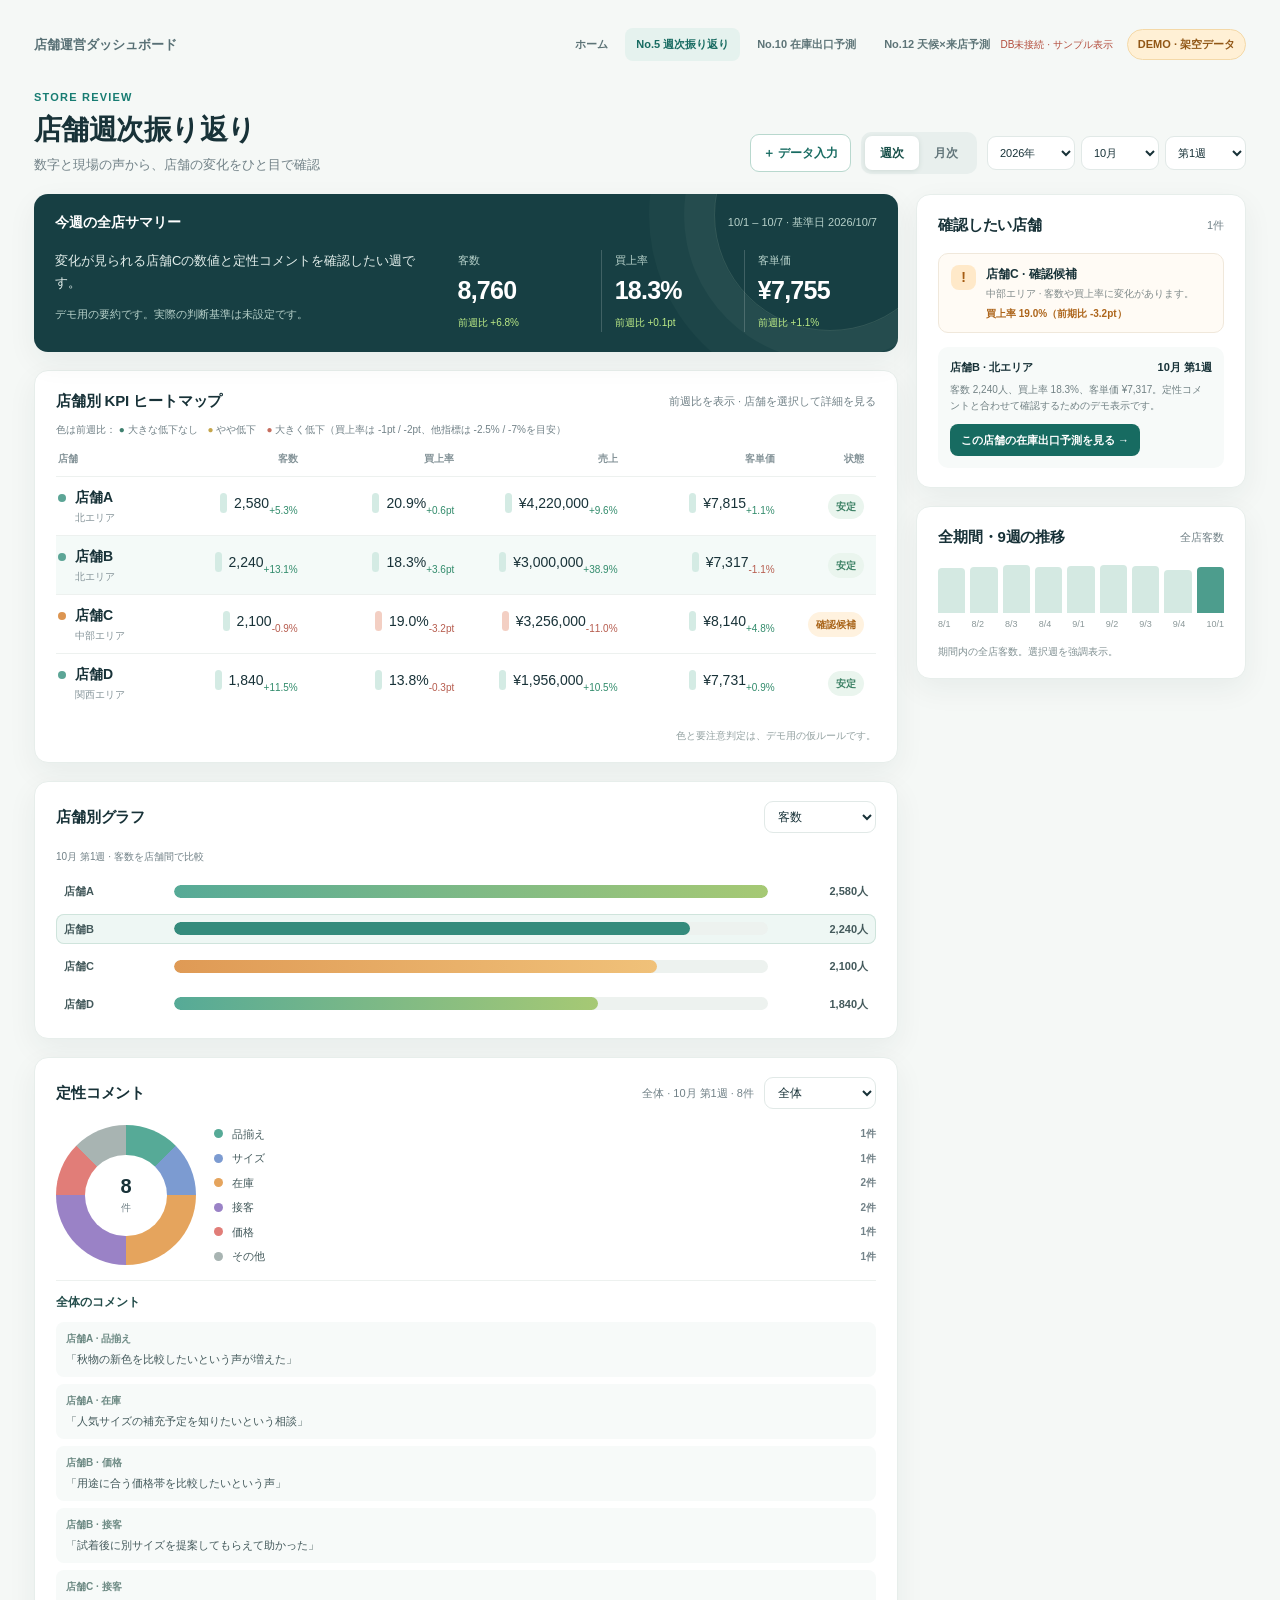
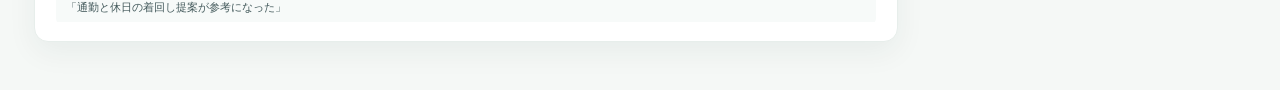
<file: C社/No5/index.html>
<!doctype html>
<html lang="ja">
<head>
<meta charset="utf-8">
<meta name="viewport" content="width=device-width, initial-scale=1">
<title>店舗週次振り返り | Demo</title>
<style>
:root{--ink:#183238;--muted:#718187;--line:#e1e9e7;--paper:#f5f8f6;--card:#fff;--teal:#177c72;--teal-2:#e8f5f1;--amber:#bc7526;--amber-2:#fff4e5;--red:#bb5547;--red-2:#fff0ec;--blue:#4569aa;--shadow:0 10px 30px rgba(20,58,58,.06)}
*{box-sizing:border-box}body{margin:0;background:var(--paper);color:var(--ink);font:14px/1.5 "Segoe UI","Yu Gothic UI","Meiryo",sans-serif}button,select{font:inherit;color:inherit}button{cursor:pointer}.app{max-width:1440px;margin:0 auto;padding:28px 34px 48px}.topbar{display:flex;align-items:center;justify-content:space-between;margin-bottom:28px}.site-nav{display:flex;align-items:center;gap:6px;margin-left:auto}.site-nav a{display:inline-block;padding:8px 11px;border-radius:8px;color:#5d7477;text-decoration:none;font-size:11px;font-weight:750}.site-nav a:hover{background:#edf4f1}.site-nav a.active{background:#e5f2ee;color:#176b61}.inventory-link{display:inline-flex;margin-top:10px;padding:8px 11px;border-radius:8px;background:#176b61;color:#fff;text-decoration:none;font-size:11px;font-weight:750}.inventory-link:hover{background:#11584f}.brand{display:flex;align-items:center}.brand-subtitle{font-size:13px;font-weight:700;color:#587075}.topright{display:flex;align-items:center;gap:14px}.demo-pill{font-size:11px;font-weight:700;color:#915716;background:#fff0d5;border:1px solid #f4d9a8;border-radius:999px;padding:6px 10px}.heading{display:flex;justify-content:space-between;align-items:end;gap:20px;margin:0 0 20px}.eyebrow{font-size:11px;letter-spacing:.11em;text-transform:uppercase;color:var(--teal);font-weight:800;margin-bottom:8px}.heading h1{font-size:28px;line-height:1.2;margin:0;letter-spacing:-.02em}.sub{margin:8px 0 0;color:var(--muted);font-size:13px}.controls{display:flex;align-items:center;gap:10px}.segmented{display:flex;padding:4px;border-radius:10px;background:#e8efed}.segmented button{border:0;background:transparent;padding:8px 15px;border-radius:7px;color:#62757a;font-size:12px;font-weight:700}.segmented button.active{background:white;color:#174f49;box-shadow:0 1px 5px #cdd9d5}.select{padding:9px 32px 9px 11px;border:1px solid var(--line);border-radius:9px;background:#fff;font-size:12px;min-width:150px}.main-grid{display:grid;grid-template-columns:minmax(0,1fr) 330px;gap:18px}.leftcol,.rightcol{display:flex;flex-direction:column;gap:18px}.card{background:var(--card);border:1px solid #e7eeeb;border-radius:14px;box-shadow:var(--shadow)}.cardpad{padding:19px 21px}.cardhead{display:flex;align-items:center;justify-content:space-between;margin-bottom:16px}.cardhead h2{margin:0;font-size:15px;letter-spacing:-.01em}.hint{font-size:11px;color:var(--muted)}.summary-card{padding:18px 21px 20px;background:#173f43;color:white;border-radius:14px;box-shadow:var(--shadow);position:relative;overflow:hidden}.summary-card:after{content:"";position:absolute;right:-48px;top:-95px;width:230px;height:230px;border-radius:50%;border:1px solid rgba(227,245,218,.13);box-shadow:0 0 0 30px rgba(227,245,218,.04),0 0 0 65px rgba(227,245,218,.03)}.summary-top{display:flex;justify-content:space-between;align-items:center;position:relative;z-index:1;margin-bottom:17px}.summary-top h2{font-size:14px;margin:0}.summary-top span{font-size:11px;color:#b6d0c9}.summary-content{display:grid;grid-template-columns:1fr 1.12fr;gap:28px;position:relative;z-index:1}.summary-text{font-size:13px;color:#e4efec;line-height:1.7}.summary-text strong{color:#d9f18d}.summary-action{font-size:11px;color:#b6d0c9;margin-top:12px}.metrics{display:grid;grid-template-columns:repeat(3,1fr);gap:10px}.metric{padding:2px 0 0 13px;border-left:1px solid rgba(255,255,255,.18)}.metric:first-child{border-left:0;padding-left:0}.metric-label{font-size:11px;color:#b6d0c9}.metric-value{font-size:25px;line-height:1.2;font-weight:750;letter-spacing:-.03em;margin:6px 0}.metric-sub{font-size:10px;color:#b6d0c9}.delta.down{color:#ffd08c}.delta.up{color:#bdeb87}.table-wrap{overflow:auto}.heatmap{width:100%;border-collapse:separate;border-spacing:0;min-width:760px}.heatmap th{text-align:right;font-size:10px;font-weight:600;color:#849398;padding:0 12px 10px}.heatmap th:first-child{text-align:left;padding-left:2px}.heatmap td{padding:10px 12px;text-align:right;border-top:1px solid #edf1ef;font-variant-numeric:tabular-nums}.heatmap td:first-child{text-align:left;padding-left:2px}.store-row{cursor:pointer;transition:background .15s}.store-row:hover,.store-row.selected{background:#f4faf8}.store-name{font-weight:700;display:flex;align-items:center;gap:9px}.store-dot{width:8px;height:8px;border-radius:50%;background:#5ca596}.store-row.attention .store-dot{background:#dc9551}.store-meta{display:block;font-weight:400;color:#849398;font-size:10px;margin:2px 0 0 17px}.cellbox{display:inline-flex;align-items:center;justify-content:flex-end;gap:7px;min-width:88px}.heat{display:inline-block;width:7px;height:20px;border-radius:4px;background:#d4ebe4}.heat.mid{background:#f4e7bc}.heat.low{background:#f3cfc3}.small-delta{font-size:10px;color:#819096}.small-delta.negative{color:#b65c4e}.small-delta.positive{color:#318b6b}.status{display:inline-flex;align-items:center;gap:5px;padding:5px 8px;border-radius:999px;font-size:10px;font-weight:700;background:#eaf5ee;color:#3b8064}.status.warn{background:#fff2df;color:#a86317}.alert-list{display:flex;flex-direction:column;gap:10px}.alert{border:1px solid #f0e8db;background:#fffbf5;border-radius:10px;padding:11px 12px;display:flex;gap:10px}.alert-icon{width:25px;height:25px;flex:none;border-radius:8px;background:#ffe9c9;color:#a55c12;display:grid;place-items:center;font-weight:800}.alert-title{font-size:12px;font-weight:700}.alert-copy{font-size:10px;color:#7f8989;margin-top:3px;line-height:1.55}.alert-metric{font-size:10px;font-weight:700;color:#ad651b;margin-top:5px}.theme-list{display:flex;flex-direction:column;gap:12px}.theme{display:grid;grid-template-columns:75px 1fr 31px;gap:10px;align-items:center}.theme-name{font-size:11px;font-weight:650}.bar{height:7px;border-radius:9px;background:#edf2ef;overflow:hidden}.bar span{display:block;height:100%;border-radius:9px;background:linear-gradient(90deg,#56aa97,#a6c974)}.theme-count{text-align:right;font-size:10px;color:#879499}.quote{border-top:1px solid #edf1ef;margin-top:15px;padding-top:12px;color:#66787b;font-size:11px;line-height:1.6}.quote b{color:#244d4b}.store-chart{display:grid;gap:7px;margin-top:12px}.chart-note{font-size:10px;color:#718187}.chart-select{min-width:112px;padding:7px 28px 7px 9px}.chart-select-wrap{display:inline-flex}.sr-only{position:absolute;width:1px;height:1px;padding:0;margin:-1px;overflow:hidden;clip:rect(0,0,0,0);white-space:nowrap;border:0}.store-chart-row{display:grid;grid-template-columns:minmax(72px,100px) minmax(80px,1fr) minmax(68px,90px);align-items:center;gap:10px;width:100%;padding:7px 8px;border:0;border-radius:8px;background:transparent;text-align:left;cursor:pointer}.store-chart-row:hover{background:#f4faf8}.store-chart-row.selected{background:#eef7f4;box-shadow:inset 0 0 0 1px #cfe4dc}.store-chart-name{font-size:11px;font-weight:700;color:#43595b;overflow:hidden;text-overflow:ellipsis;white-space:nowrap}.store-chart-track{height:13px;background:#edf2ef;border-radius:999px;overflow:hidden}.store-chart-fill{height:100%;min-width:2px;background:linear-gradient(90deg,#56aa97,#a6c974);border-radius:999px}.store-chart-row.attention .store-chart-fill{background:linear-gradient(90deg,#df9a55,#f0c179)}.store-chart-row.selected .store-chart-fill{background:#348b7c}.store-chart-value{text-align:right;font-size:11px;font-weight:700;color:#43595b;font-variant-numeric:tabular-nums}.store-comments-title{font-size:12px;font-weight:750;color:#244d4b}.comment-head-tools{display:flex;align-items:center;gap:10px}.comment-list{list-style:none;padding:0;margin:10px 0 0;max-height:300px;overflow:auto;display:grid;gap:7px}.comment-row{padding:9px 10px;background:#f7faf9;border-radius:8px;display:grid;gap:4px}.comment-row-meta{font-size:10px;font-weight:700;color:#6d8a84}.comment-row-text{font-size:11px;color:#43595b;line-height:1.55}.comment-composition{display:grid;grid-template-columns:140px minmax(0,1fr);gap:18px;align-items:center}.comment-donut{width:140px;aspect-ratio:1;border-radius:50%;display:grid;place-items:center}.donut-center{width:58%;height:58%;border-radius:50%;background:#fff;display:flex;flex-direction:column;align-items:center;justify-content:center;color:#183238}.donut-center strong{font-size:20px;line-height:1.1}.donut-center span{font-size:10px;color:#718187;margin-top:3px}.comment-legend{list-style:none;padding:0;margin:0;display:grid;gap:8px}.comment-legend li{display:grid;grid-template-columns:10px minmax(0,1fr) auto;gap:8px;align-items:center;font-size:11px;color:#43595b}.comment-dot{width:9px;height:9px;border-radius:50%}.comment-legend strong{font-size:10px;color:#718187;font-weight:700}@media(max-width:650px){.comment-head-tools{display:flex;align-items:center;gap:10px}.comment-list{list-style:none;padding:0;margin:10px 0 0;max-height:300px;overflow:auto;display:grid;gap:7px}.comment-row{padding:9px 10px;background:#f7faf9;border-radius:8px;display:grid;gap:4px}.comment-row-meta{font-size:10px;font-weight:700;color:#6d8a84}.comment-row-text{font-size:11px;color:#43595b;line-height:1.55}.comment-composition{grid-template-columns:108px minmax(0,1fr);gap:12px}.comment-donut{width:108px}.comment-legend{gap:6px}}.comment-items{list-style:none;padding:0;margin:10px 0 0;display:grid;gap:8px}.comment-item{padding:9px 10px;background:#f7faf9;border-radius:8px;display:grid;gap:4px}.comment-meta{font-size:10px;font-weight:700;color:#6d8a84}.comment-text{font-size:11px;color:#43595b}.store-comments-empty{font-size:11px;color:#718187;margin:10px 0 0}.trend{height:48px;display:flex;align-items:end;gap:5px;margin-top:10px}.trendbar{flex:1;background:#d4e9e2;border-radius:4px 4px 0 0;position:relative;min-height:12px}.trendbar.current{background:#4d9d8d}.trendlabels{display:flex;justify-content:space-between;color:#8a9798;font-size:9px;margin-top:5px}.selected-store{background:#f7faf9;border-radius:10px;padding:12px;margin-top:14px}.selected-store-title{display:flex;justify-content:space-between;font-size:11px;font-weight:700}.selected-store p{font-size:10px;color:#718184;margin:6px 0 0;line-height:1.6}.footer-note{font-size:10px;color:#92a0a0;text-align:right;margin-top:16px}.mobile-only{display:none}

.input-btn{border:1px solid #b8d8ce;background:#fff;color:#176b61;border-radius:9px;padding:9px 12px;font-size:12px;font-weight:750;white-space:nowrap}.input-btn:hover{background:#eaf5f1}.input-dialog{border:0;border-radius:16px;padding:0;width:min(620px,calc(100% - 28px));box-shadow:0 24px 80px rgba(13,42,44,.25);color:var(--ink)}.input-dialog::backdrop{background:rgba(14,38,39,.42);backdrop-filter:blur(3px)}.dialog-body{padding:23px}.dialog-head{display:flex;align-items:flex-start;justify-content:space-between;gap:12px;margin-bottom:16px}.dialog-head h2{font-size:18px;margin:0}.dialog-head p{font-size:11px;color:var(--muted);margin:5px 0 0}.close-btn{border:0;background:#f1f5f3;color:#687b7d;border-radius:8px;width:30px;height:30px;font-size:17px}.input-grid{display:grid;grid-template-columns:1fr 1fr;gap:12px}.field{display:flex;flex-direction:column;gap:5px}.field label{font-size:11px;font-weight:700;color:#587075}.field input,.field select,.field textarea{width:100%;border:1px solid #dbe5e1;border-radius:8px;padding:9px 10px;background:#fff;font-size:13px;outline:none}.field input:focus,.field select:focus,.field textarea:focus{border-color:#68aa9e;box-shadow:0 0 0 3px #e1f2ed}.field textarea{min-height:90px;resize:vertical}.field.full{grid-column:1/-1}.input-note{background:#f2f7f5;border-radius:9px;padding:10px 12px;margin-top:13px;color:#6b7f80;font-size:10px;line-height:1.6}.dialog-actions{display:flex;justify-content:flex-end;gap:8px;margin-top:17px}.dialog-actions button{border:1px solid #dbe5e1;background:white;border-radius:8px;padding:9px 14px;font-size:12px;font-weight:700}.dialog-actions .primary{background:#176b61;border-color:#176b61;color:white}.dialog-actions .primary:hover{background:#11584f}
.import-box{border:1px solid #dcebe6;background:#f6faf8;border-radius:11px;padding:13px;margin:0 0 15px}.import-title{font-size:12px;font-weight:750}.import-description{font-size:10px;color:#718184;line-height:1.6;margin:4px 0 10px}.import-actions{display:flex;align-items:center;flex-wrap:wrap;gap:7px}.import-actions button,.file-label{border:1px solid #d4e2dd;background:#fff;border-radius:7px;padding:7px 10px;font-size:10px;font-weight:700;color:#345d59;cursor:pointer}.import-actions .import-primary{background:#176b61;border-color:#176b61;color:#fff}.file-name{font-size:10px;color:#738284}.csv-status{font-size:10px;line-height:1.5;margin-top:8px;color:#638077}.csv-status.error{color:#b34d3d}.csv-text{width:100%;min-height:70px;margin-top:9px;border:1px solid #dce7e2;border-radius:8px;padding:8px;font:10px/1.45 Consolas,monospace;color:#647676;background:#fff}
@media(max-width:1050px){.main-grid{grid-template-columns:1fr}.rightcol{display:grid;grid-template-columns:1fr 1fr}.summary-content{grid-template-columns:1fr}.app{padding:24px}}
@media(max-width:650px){.app{padding:18px 14px 34px}.topbar{margin-bottom:22px;flex-wrap:wrap;gap:8px}.site-nav{order:3;width:100%;margin-left:0;overflow-x:auto}.topright{margin-left:auto}.heading{align-items:flex-start;flex-direction:column}.heading h1{font-size:24px}.controls{width:100%;justify-content:space-between;flex-wrap:wrap}.period-controls{display:flex;gap:5px;width:100%}.period-select{flex:1;min-width:0;padding:9px 20px 9px 8px}.select{flex:1}.rightcol{display:flex}.metrics{gap:6px}.metric{padding-left:8px}.metric-value{font-size:20px}.metric-label{font-size:10px}.summary-card{padding:16px}.cardpad{padding:16px}.main-grid{gap:14px}.leftcol,.rightcol{gap:14px}.demo-pill{font-size:10px}.sub{max-width:34em}}
.period-controls{display:flex;gap:6px}.period-select{min-width:78px;padding:9px 22px 9px 8px;font-size:11px}.sync-status{font-size:10px;color:#638077;white-space:nowrap}.sync-status.error{color:#b34d3d}
.dialog-actions .clear-input{margin-right:auto;border-color:#e9c5bd;color:#a5483c;background:#fff8f6}.dialog-actions .clear-input:hover{background:#fff0ec}
</style>
</head>
<body>
<div class="app">
  <header class="topbar">
    <div class="brand"><div class="brand-subtitle">店舗運営ダッシュボード</div></div>
    <nav class="site-nav" aria-label="モック画面"><a href="../index.html">ホーム</a><a class="active" href="./index.html">No.5 週次振り返り</a><a href="../No10/index.html">No.10 在庫出口予測</a><a href="../No12/index.html">No.12 天候×来店予測</a></nav>
    <div class="topright"><span class="sync-status" id="syncStatus" role="status">Supabaseに接続中</span><span class="demo-pill">DEMO · 架空データ</span></div>
  </header>
  <section class="heading">
    <div><div class="eyebrow">STORE REVIEW</div><h1 id="pageTitle">店舗週次振り返り</h1><p class="sub">数字と現場の声から、店舗の変化をひと目で確認</p></div>
    <div class="controls"><button class="input-btn" id="openInput" type="button">＋ データ入力</button><div class="segmented" role="group" aria-label="集計期間"><button class="active" data-mode="week">週次</button><button data-mode="month">月次</button></div><div class="period-controls"><select class="select period-select" id="yearSelect" aria-label="対象年"></select><select class="select period-select" id="monthSelect" aria-label="対象月"></select><select class="select period-select" id="weekSelect" aria-label="対象週"></select></div></div>
  </section>
  <main class="main-grid">
    <div class="leftcol">
      <section class="summary-card">
        <div class="summary-top"><h2 id="summaryTitle">今週の全店サマリー</h2><span id="summaryRange">9/22 – 9/28</span></div>
        <div class="summary-content">
          <div><div class="summary-text" id="summaryText"></div><div class="summary-action" id="summaryAction"></div></div>
          <div class="metrics" id="metrics"></div>
        </div>
      </section>
      <section class="card cardpad">
        <div class="cardhead"><h2>店舗別 KPI ヒートマップ</h2><span class="hint" id="heatHint">前週比を含む · 店舗を選択して詳細を見る</span></div>
        <div id="heatLegend" class="chart-note" style="margin:-7px 0 12px;line-height:1.8"></div>
        <div class="table-wrap"><table class="heatmap"><thead><tr><th>店舗</th><th>客数</th><th>買上率</th><th>売上</th><th>客単価</th><th>状態</th></tr></thead><tbody id="storeRows"></tbody></table></div>
        <div class="footer-note">色と要注意判定は、デモ用の仮ルールです。</div>
      </section>
      <section class="card cardpad">
        <div class="cardhead"><h2 id="storeChartTitle">店舗別グラフ</h2><label class="chart-select-wrap"><span class="sr-only">比較する指標</span><select id="chartMetricSelect" class="select chart-select"><option value="visits">客数</option><option value="rate">買上率</option><option value="sales">売上</option><option value="ticket">客単価</option></select></label></div>
        <div class="chart-note" id="chartNote"></div>
        <div class="store-chart" id="storeChart" aria-live="polite"></div>
      </section>      <section class="card cardpad">
        <div class="cardhead"><h2>定性コメント</h2><div class="comment-head-tools"><span class="hint" id="commentHint">対象期間のサンプルコメント</span><label><span class="sr-only">コメントの表示対象</span><select id="commentScopeSelect" class="select chart-select"><option value="all">全体</option></select></label></div></div>
        <div class="theme-list" id="themes"></div>
        <div class="quote" id="quote"></div>
      </section>
    </div>
    <aside class="rightcol">
      <section class="card cardpad">
        <div class="cardhead"><h2>確認したい店舗</h2><span class="hint" id="alertCount"></span></div>
        <div class="alert-list" id="alerts"></div>
        <div class="selected-store" id="selectedStore"></div>
      </section>
      <section class="card cardpad">
        <div class="cardhead"><h2 id="trendTitle">2か月・8週の推移</h2><span class="hint">全店客数</span></div>
        <div class="trend" id="trend"></div><div class="trendlabels" id="trendLabels"></div>
        <div style="font-size:10px;color:#809092;margin-top:13px" id="trendNote"></div>
      </section>
    </aside>
  </main>
</div>

<dialog class="input-dialog" id="inputDialog" aria-labelledby="inputTitle">
  <div class="dialog-body">
    <div class="dialog-head"><div><h2 id="inputTitle">週次データを入力</h2><p>店舗と年・月・週を入力。まだない期間も追加できます。</p></div><button class="close-btn" id="closeInput" type="button" aria-label="閉じる">×</button></div>
    <section class="import-box">
      <div class="import-title">スプレッドシートから読み込む</div>
      <div class="import-description">CSVまたはExcel（.xlsx / .xls）を選べるよ。Excelは「週次実績」シート（なければ先頭シート）を読み込みます。テンプレートと同じ列構成にしてね。</div>
      <div class="import-actions"><button id="downloadCsvTemplate" type="button">入力用CSVをダウンロード</button><label class="file-label" for="csvFile">CSVファイルを選ぶ</label><input id="csvFile" type="file" accept=".csv,text/csv" hidden><button class="import-primary" id="importCsv" type="button">CSVを反映</button><label class="file-label" for="excelFile">Excelファイルを選ぶ</label><input id="excelFile" type="file" accept=".xlsx,.xls,application/vnd.openxmlformats-officedocument.spreadsheetml.sheet,application/vnd.ms-excel" hidden><button class="import-primary" id="importExcel" type="button">Excelを反映</button><span class="file-name" id="csvFileName">ファイル未選択</span></div>
      <textarea id="csvText" class="csv-text" placeholder="CSVまたはExcelを選ぶと、内容がここに入ります。"></textarea><div class="csv-status" id="csvStatus" role="status">1行につき1店舗×1週間分。期間は「2026年10月 第1週」の形式で指定できます。読み込むと表示中のデータと置き換わります。</div>
    </section>
    <div class="input-grid">
      <div class="field"><label for="editStore">店舗</label><select id="editStore"></select></div>
      <div class="field"><label for="editYear">年</label><input id="editYear" type="number" min="2000" max="2100" step="1"></div>
      <div class="field"><label for="editMonth">月</label><input id="editMonth" type="number" min="1" max="12" step="1"></div>
      <div class="field"><label for="editWeek">週</label><input id="editWeek" type="number" min="1" max="5" step="1"></div>
      <div class="field"><label for="editVisits">客数</label><input id="editVisits" type="number" min="0" step="1"></div>
      <div class="field"><label for="editBuyers">購入客数</label><input id="editBuyers" type="number" min="0" step="1"></div>
      <div class="field"><label for="editSales">売上（円）</label><input id="editSales" type="number" min="0" step="1000"></div>
      <div class="field full"><label for="editComments">定性コメント（1行に1件）</label><textarea id="editComments" placeholder="例：人気サイズが夕方に欠品した"></textarea></div>
    </div>
    <div class="input-note">入力データは共有デモ用のSupabaseに保存され、再読み込み後も表示されます。公開サイトの利用者間で共有されるため、架空データを使ってください。</div>
    <div class="dialog-actions"><button class="clear-input" id="clearInput" type="button">この週の入力をクリア</button><button id="cancelInput" type="button">キャンセル</button><button class="primary" id="applyInput" type="button">画面に反映</button></div>
  </div>
</dialog>
<script src="https://cdn.sheetjs.com/xlsx-0.20.3/package/dist/xlsx.full.min.js"></script>
<script>
const weeks=[
 {label:'8月 第1週',range:'8/1 – 8/7',year:2026,month:8,week:1},
 {label:'8月 第2週',range:'8/8 – 8/14',year:2026,month:8,week:2},
 {label:'8月 第3週',range:'8/15 – 8/21',year:2026,month:8,week:3},
 {label:'8月 第4週',range:'8/22 – 8/28',year:2026,month:8,week:4},
 {label:'9月 第1週',range:'9/1 – 9/7',year:2026,month:9,week:1},
 {label:'9月 第2週',range:'9/8 – 9/14',year:2026,month:9,week:2},
 {label:'9月 第3週',range:'9/15 – 9/21',year:2026,month:9,week:3},
 {label:'9月 第4週',range:'9/22 – 9/28',year:2026,month:9,week:4},
 {label:'10月 第1週',range:'10/1 – 10/7',year:2026,month:10,week:1}
];
const stores=[
 {id:'A',name:'店舗A',area:'北エリア',weeks:[
  {visits:2500,buyers:515,sales:3920000,comments:[['品揃え','秋物の色を見比べたいという声が多い'],['サイズ','試着したら丈が少し長かった'] ]},
  {visits:2650,buyers:552,sales:4230000,comments:[['品揃え','秋物の色違いを見たいという声'],['接客','用途に合わせた提案が参考になった'] ]},
  {visits:2610,buyers:550,sales:4180000,comments:[['サイズ','袖丈の選択肢がほしいという声'],['在庫','人気色のサイズ欠けがあった'] ]},
  {visits:2450,buyers:498,sales:3850000,comments:[['品揃え','秋物の新色を試したいという声'],['サイズ','丈の短い商品もあるとうれしい'] ]}
 ]},
 {id:'B',name:'店舗B',area:'北エリア',weeks:[
  {visits:2140,buyers:338,sales:2500000,comments:[['在庫','人気サイズが早めに欠品した'],['価格','価格帯を比較してから購入したい'] ]},
  {visits:2200,buyers:365,sales:2700000,comments:[['在庫','定番商品のサイズ欠けが気になる'],['接客','試着案内が分かりやすかった'] ]},
  {visits:2250,buyers:366,sales:2720000,comments:[['サイズ','サイズ展開を増やしてほしい'],['在庫','夕方に人気色が欠品していた'] ]},
  {visits:1980,buyers:292,sales:2160000,comments:[['サイズ','合うサイズが見つからなかった'],['在庫','定番色の在庫が少なかった'],['価格','価格を見比べて検討したい'] ]}
 ]},
 {id:'C',name:'店舗C',area:'中部エリア',weeks:[
  {visits:2290,buyers:484,sales:3775000,comments:[['接客','組み合わせの提案が好評'],['品揃え','通勤向けの商品を見たい'] ]},
  {visits:2360,buyers:520,sales:4056000,comments:[['接客','コーディネート提案が好評'],['サイズ','試着できる見本があって助かった'] ]},
  {visits:2150,buyers:452,sales:3490000,comments:[['品揃え','通勤と休日の両方で使える服がほしい'],['接客','用途別の提案が分かりやすかった'] ]},
  {visits:2120,buyers:471,sales:3660000,comments:[['接客','スタッフの提案で購入を決めた'],['品揃え','秋の通勤着をもっと見たい'] ]}
 ]},
 {id:'D',name:'店舗D',area:'関西エリア',weeks:[
  {visits:1880,buyers:300,sales:2250000,comments:[['在庫','色違いを取り寄せたい'],['接客','混雑時に相談しづらかった'] ]},
  {visits:1950,buyers:314,sales:2400000,comments:[['接客','混雑時の案内に時間がかかった'],['価格','セール時期を知りたい'] ]},
  {visits:1920,buyers:293,sales:2300000,comments:[['接客','夕方に試着の待ち時間があった'],['品揃え','小物の種類を増やしてほしい'] ]},
  {visits:1650,buyers:231,sales:1770000,comments:[['接客','夕方に試着の待ち時間が長かった'],['在庫','売れ筋のサイズが欠品していた'] ]}
 ]}
];
const supplementalComments=[
 [
  [['接客','色違いを並べて見せたら、コーディネートの相談につながった'],['価格','セット購入の割引があると選びやすいという声']],
  [['在庫','定番カーディガンのMサイズを補充してほしい'],['その他','雨の日は入口付近の商品が見づらくなるとのこと']],
  [['接客','試着後に別のサイズも提案してもらえて助かった'],['価格','予算に合う商品を比較したいという相談があった']],
  [['在庫','週末前に人気色の在庫を確認してほしい'],['その他','ギフト用の簡易包装があると便利という意見']]
 ],
 [
  [['接客','初めての来店でも売場を案内してもらえて安心した'],['サイズ','パンツの丈を比較できるサンプルがほしい']],
  [['品揃え','通勤用の落ち着いた色の商品を増やしてほしい'],['価格','価格帯ごとの表示があると選びやすい']],
  [['接客','混雑時も試着室の順番が分かると助かる'],['その他','取り置き期限を案内してもらえて分かりやすかった']],
  [['在庫','週末に売れ筋商品の補充が間に合わなかった'],['接客','会計待ちの目安時間が分かると安心する'],['価格','セール対象商品を一覧で見たい']]
 ],
 [
  [['サイズ','普段のサイズと同じでよいか相談が多かった'],['その他','店内の鏡の位置が分かりにくかった']],
  [['品揃え','出張にも使えるしわになりにくい服がほしい'],['価格','素材ごとの価格差を説明してもらえて納得できた']],
  [['サイズ','試着室にサイズ交換用の商品があると便利'],['その他','店内BGMが少し大きく感じるという意見']],
  [['価格','まとめ買いのときの特典を知りたいという声'],['在庫','オンライン在庫と店頭在庫の違いを知りたい']]
 ],
 [
  [['価格','長く着られる商品の価格帯を知りたい'],['その他','ベビーカーでも通りやすい通路が助かった']],
  [['在庫','別店舗から取り寄せできるか質問があった'],['サイズ','試着室に大きめのサイズも置いてほしい']],
  [['在庫','夕方に定番商品の色欠けが目立った'],['価格','値札の税込価格が見やすいとよい']],
  [['品揃え','旅行用の軽い羽織りものを探す方が多かった'],['その他','近隣駐車場の案内があると便利との意見']]
 ]
];
const augustData=[
 [[2380,486,3650000],[2490,508,3810000],[2570,532,4010000],[2510,516,3940000]],
 [[2080,326,2420000],[2160,342,2550000],[2210,351,2620000],[2140,335,2490000]],
 [[2180,451,3510000],[2260,470,3650000],[2310,478,3720000],[2240,462,3580000]],
 [[1810,280,2090000],[1880,291,2190000],[1930,298,2260000],[1870,286,2160000]]
];
const augustComments=[
 [['夏物から秋口まで使える羽織りものを探す声が増えた','セール対象の表示が分かりやすいとの声'],['旅行用に軽くて洗いやすい服を見たい','秋物の入荷時期を知りたいという質問'],['新作の色違いを試したいという声','冷房対策のカーディガンが好評'],['夏物と秋物の売場を分けてほしいとの意見','週末は試着室が混みやすかった']],
 [['セール品のサイズが選びやすいとの声','定番商品の補充時期を聞かれた'],['通勤向けの薄手ジャケットを探す声','在庫確認に少し時間がかかった'],['人気色のMサイズが早めに欠品','まとめ買いの価格を知りたいとの質問'],['秋物の新作を早く見たいという声','夕方にレジ待ちが長くなった']],
 [['涼しく着られる通勤服の相談が多かった','試着後に色違いを追加で購入'],['旅行用のしわになりにくい服が好評','サイズ比較用の見本があるとよい'],['秋の通勤着を探し始める方が増えた','コーディネート提案が参考になった'],['羽織りものと小物の組み合わせが好評','試着室の案内が分かりやすかった']],
 [['夏物の追加サイズを問い合わせる声','入口近くの商品が見やすかった'],['秋物の入荷予定を聞かれることが増えた','夕方の試着室待ちが気になった'],['定番商品の色違いを取り寄せたい','値札の税込価格が見やすいとの声'],['旅行用の軽い服を探す声','売れ筋サイズの在庫確認を頼まれた']]
];
stores.forEach((store,storeIndex)=>{const augustWeeks=augustData[storeIndex].map((row,weekIndex)=>({visits:row[0],buyers:row[1],sales:row[2],comments:augustComments[storeIndex][weekIndex].map(text=>[themeFor(text),text])}));store.weeks.unshift(...augustWeeks)});
stores.forEach((store,storeIndex)=>store.weeks.slice(4).forEach((week,weekIndex)=>week.comments.push(...supplementalComments[storeIndex][weekIndex])));
const octoberData=[
 [2580,540,4220000],[2240,410,3000000],[2100,400,3256000],[1840,253,1956000]
];
const octoberComments=[
 [['品揃え','秋物の新色を比較したいという声が増えた'],['在庫','人気サイズの補充予定を知りたいという相談'] ],
 [['価格','用途に合う価格帯を比較したいという声'],['接客','試着後に別サイズを提案してもらえて助かった'] ],
 [['接客','通勤と休日の着回し提案が参考になった'],['サイズ','丈の選択肢を増やしてほしいという意見'] ],
 [['在庫','週末前に売れ筋サイズを補充してほしい'],['その他','混雑時の試着待ち時間が分かると助かる'] ]
];
stores.forEach((store,storeIndex)=>{const [visits,buyers,sales]=octoberData[storeIndex];store.weeks.push({visits,buyers,sales,comments:octoberComments[storeIndex]})});
const SUPABASE_URL='https://gbimzagwjcgblcecposy.supabase.co';
const SUPABASE_PUBLISHABLE_KEY='sb_publishable_XToT7s_XGQ2eXZtW3vh5eg_SiR21pQJ';
let mode='week', selectedWeek=8, selectedYear=2026, selectedMonth=10, selectedStore='B';
const escapeHtml=value=>String(value).replace(/[&<>"']/g,c=>({'&':'&amp;','<':'&lt;','>':'&gt;','"':'&quot;',"'":'&#39;'}[c]));
const yen=n=>'¥'+Math.round(n).toLocaleString('ja-JP');
const num=n=>Math.round(n).toLocaleString('ja-JP');
const pct=n=>(n*100).toFixed(1)+'%';
const aggregate=(arr)=>arr.reduce((a,b)=>({visits:a.visits+b.visits,buyers:a.buyers+b.buyers,sales:a.sales+b.sales}),{visits:0,buyers:0,sales:0});
const monthIndexes=(year,month)=>weeks.map((week,index)=>week.year===year&&week.month===month?index:-1).filter(index=>index>=0);
const selectedMonthWeeks=()=>monthIndexes(selectedYear,selectedMonth);
const monthMetric=store=>aggregate(selectedMonthWeeks().map(index=>store.weeks[index]).filter(Boolean));
const allMonthMetric=()=>aggregate(stores.flatMap(store=>selectedMonthWeeks().map(index=>store.weeks[index]).filter(Boolean)));
const metric=(s,idx)=>mode==='week'?s.weeks[idx]:monthMetric(s);
const rate=m=>m.visits?m.buyers/m.visits:0;
const ticket=m=>m.buyers?m.sales/m.buyers:0;
const allMetric=(idx)=>aggregate(stores.map(s=>s.weeks[idx]));
function setSyncStatus(message,isError=false){const el=document.getElementById('syncStatus');if(!el)return;el.textContent=message;el.classList.toggle('error',isError)}
function serializeState(){return {periods:weeks.map(({year,month,week,label,range})=>({year,month,week,label,range})),stores:stores.map(store=>({id:store.id,name:store.name,area:store.area,weeks:store.weeks.map(record=>({visits:record.visits,buyers:record.buyers,sales:record.sales,comments:record.comments}))}))}}
async function databaseRequest(path,options={}){const response=await fetch(SUPABASE_URL+'/rest/v1/'+path,{...options,headers:{apikey:SUPABASE_PUBLISHABLE_KEY,'Content-Type':'application/json',...(options.headers||{})}});const body=await response.text();if(!response.ok)throw new Error(body||('HTTP '+response.status));return body?JSON.parse(body):null}
async function saveState(){await databaseRequest('store_review_state?on_conflict=id',{method:'POST',headers:{Prefer:'resolution=merge-duplicates,return=minimal'},body:JSON.stringify({id:1,payload:serializeState(),updated_at:new Date().toISOString()})})}
function restoreState(payload){if(!payload||!Array.isArray(payload.periods)||!Array.isArray(payload.stores)||!payload.periods.length||!payload.stores.length)throw new Error('保存データの形式が正しくありません。');const periods=payload.periods.filter(p=>Number.isInteger(p.year)&&Number.isInteger(p.month)&&Number.isInteger(p.week)).sort((a,b)=>a.year-b.year||a.month-b.month||a.week-b.week);if(!periods.length)throw new Error('対象期間がありません。');weeks.splice(0,weeks.length,...periods);const restored=payload.stores.filter(s=>s&&s.id&&s.name).map(store=>{const records=Array.isArray(store.weeks)?store.weeks:[];return {...store,weeks:periods.map((period,index)=>{const record=records[index]||{};return {visits:Number(record.visits)||0,buyers:Number(record.buyers)||0,sales:Number(record.sales)||0,comments:Array.isArray(record.comments)?record.comments.filter(Array.isArray).map(c=>[String(c[0]||'その他'),String(c[1]||'')]):[]}})}});if(!restored.length)throw new Error('店舗データがありません。');stores.splice(0,stores.length,...restored);selectedStore=stores[0].id;selectedWeek=weeks.length-1;selectedYear=weeks[selectedWeek].year;selectedMonth=weeks[selectedWeek].month}
async function initializeDatabase(){try{const rows=await databaseRequest('store_review_state?select=id,payload&id=eq.1');if(rows&&rows.length){restoreState(rows[0].payload);setSyncStatus('Supabase保存データを表示中')}else{await saveState();setSyncStatus('サンプルデータをSupabaseに保存済み')}}catch(error){console.warn('Supabase connection unavailable:',error);setSyncStatus('DB未接続 · サンプル表示',true)}render()}
function setOptions(){const yearSelect=document.getElementById('yearSelect'),monthSelect=document.getElementById('monthSelect'),weekSelect=document.getElementById('weekSelect');const years=[...new Set(weeks.map(week=>week.year))].sort((a,b)=>a-b);if(!years.includes(selectedYear))selectedYear=years[years.length-1];yearSelect.innerHTML=years.map(year=>'<option value="'+year+'">'+year+'年</option>').join('');yearSelect.value=selectedYear;const months=[...new Set(weeks.filter(week=>week.year===selectedYear).map(week=>week.month))].sort((a,b)=>a-b);if(!months.includes(selectedMonth))selectedMonth=months[months.length-1];monthSelect.innerHTML=months.map(month=>'<option value="'+month+'">'+month+'月</option>').join('');monthSelect.value=selectedMonth;const indexes=monthIndexes(selectedYear,selectedMonth);weekSelect.innerHTML=indexes.map(index=>'<option value="'+index+'">'+weeks[index].label.replace(/^\d+月 /,'')+'</option>').join('');weekSelect.hidden=mode==='month';if(mode==='week'){if(!indexes.includes(selectedWeek))selectedWeek=indexes[indexes.length-1];weekSelect.value=selectedWeek}}
function getSummary(){
 const current=mode==='week'?allMetric(selectedWeek):allMonthMetric();
 const previousIndexes=comparablePreviousMonthWeeks();
 const prev=mode==='week'?(selectedWeek>0?allMetric(selectedWeek-1):null):(previousIndexes.length?aggregate(stores.flatMap(store=>previousIndexes.map(index=>store.weeks[index]).filter(Boolean))):null);
 const deltaVisits=prev&&prev.visits?(current.visits-prev.visits)/prev.visits:null;
 const deltaRate=prev&&prev.visits?rate(current)-rate(prev):null;
 const deltaTicket=prev&&prev.buyers?(ticket(current)-ticket(prev))/ticket(prev):null;
 const r=rate(current),t=ticket(current);
 document.getElementById('summaryTitle').textContent=mode==='week'?'今週の全店サマリー':selectedYear+'年 '+selectedMonth+'月の全店サマリー';
 const isReferenceWeek=weeks[selectedWeek]?.year===2026&&weeks[selectedWeek]?.month===10&&weeks[selectedWeek]?.week===1;
 document.getElementById('summaryRange').textContent=mode==='week'?weeks[selectedWeek].range+(isReferenceWeek?' · 基準日 2026/10/7':''):selectedMonthWeeks().length+'週分（前月同週数と比較）'+(selectedYear===2026&&selectedMonth===10?' · 基準日 2026/10/7':'');
 const attention=attentionList();
 const summaryText=mode==='week'?(selectedWeek===0?'比較用の前週データがありません。今週の数値と現場の声を確認します。':attention.length?'変化が見られる'+attention.map(a=>a.name).join('・')+'の数値と定性コメントを確認したい週です。':'大きな変化は見られません。KPIと定性コメントを合わせて確認します。'):selectedYear+'年 '+selectedMonth+'月の'+selectedMonthWeeks().length+'週間を通じた店舗ごとの動きを表示しています。客数・買上率の推移と現場の声を合わせて、月内の変化を振り返ります。';
 document.getElementById('summaryText').textContent=summaryText;
 document.getElementById('summaryAction').textContent=mode==='week'?'デモ用の要約です。実際の判断基準は未設定です。':selectedYear+'年 '+selectedMonth+'月の'+selectedMonthWeeks().length+'週分を合算し、前月の同じ週数と比べたデモ用の月次サマリーです。';
 const comparisonLabel=mode==='week'?'前週比':'前月比（同週数）';
 const unavailableLabel=mode==='week'?(selectedWeek===0?'前週データなし':'比較不可'):(previousIndexes.length?'比較不可':'前月データなし');
 const sub=(v,cls)=>v===null?'<span class="metric-sub">'+unavailableLabel+'</span>':'<span class="metric-sub delta '+cls+'">'+comparisonLabel+' '+v+'</span>';
 document.getElementById('metrics').innerHTML=
  '<div class="metric"><div class="metric-label">客数</div><div class="metric-value">'+num(current.visits)+'</div>'+sub(deltaVisits===null?null:(deltaVisits>=0?'+':'')+(deltaVisits*100).toFixed(1)+'%',deltaVisits<0?'down':'up')+'</div>'+
  '<div class="metric"><div class="metric-label">買上率</div><div class="metric-value">'+pct(r)+'</div>'+sub(deltaRate===null?null:(deltaRate>=0?'+':'')+(deltaRate*100).toFixed(1)+'pt',deltaRate<0?'down':'up')+'</div>'+
  '<div class="metric"><div class="metric-label">客単価</div><div class="metric-value">'+yen(t)+'</div>'+sub(deltaTicket===null?null:(deltaTicket>=0?'+':'')+(deltaTicket*100).toFixed(1)+'%',deltaTicket<0?'down':'up')+'</div>';
}
function changeFor(s,idx,key){if(idx===0)return null;const now=s.weeks[idx],old=s.weeks[idx-1];if(key==='sales')return old.sales?(now.sales-old.sales)/old.sales:null;if(!old.visits||!old.buyers)return null;if(key==='visits')return (now.visits-old.visits)/old.visits;if(key==='rate')return rate(now)-rate(old);return (ticket(now)-ticket(old))/ticket(old)}
function attentionList(){const previousIndexes=mode==='week'?(selectedWeek>0?[selectedWeek-1]:[]):comparablePreviousMonthWeeks();if(!previousIndexes.length)return [];const out=[];stores.forEach(s=>{const prev=mode==='week'?s.weeks[previousIndexes[0]]:aggregate(previousIndexes.map(index=>s.weeks[index]).filter(Boolean)),now=mode==='week'?s.weeks[selectedWeek]:monthMetric(s);if(!prev||!now||!prev.visits||!prev.buyers)return;const visitDelta=(now.visits-prev.visits)/prev.visits,rateDelta=rate(now)-rate(prev),reasons=[];if(visitDelta<=-.08)reasons.push('客数 '+num(now.visits)+'人（前期比 '+(visitDelta*100).toFixed(1)+'%）');if(rateDelta<=-.012)reasons.push('買上率 '+pct(rate(now))+'（前期比 '+(rateDelta*100).toFixed(1)+'pt）');if(reasons.length)out.push({id:s.id,name:s.name,area:s.area,reasons});});return out}
function fmtDelta(v,key){if(v===null)return '<span class="small-delta">—</span>';if(key==='rate')return '<span class="small-delta '+(v<0?'negative':'positive')+'">'+(v>=0?'+':'')+(v*100).toFixed(1)+'pt</span>';return '<span class="small-delta '+(v<0?'negative':'positive')+'">'+(v>=0?'+':'')+(v*100).toFixed(1)+'%</span>'}
function previousMonthWeeks(){let year=selectedYear,month=selectedMonth-1;if(month<1){month=12;year--}return monthIndexes(year,month)}
function comparablePreviousMonthWeeks(){const previous=previousMonthWeeks(),currentCount=selectedMonthWeeks().length;return previous.slice(0,Math.min(previous.length,currentCount))}
function monthlyDelta(store,key){const previousIndexes=comparablePreviousMonthWeeks();if(!previousIndexes.length)return null;const current=monthMetric(store),previous=aggregate(previousIndexes.map(index=>store.weeks[index]).filter(Boolean));if(key==='rate'){if(!previous.visits)return null;return rate(current)-rate(previous)}const value=m=>key==='visits'?m.visits:key==='sales'?m.sales:ticket(m),before=value(previous),now=value(current);return before?(now-before)/before:null}
function cell(value,key,delta){let level='',label='';if(delta!==null){const period=mode==='week'?'前週比':'前月比',severe=key==='rate'?0.02:0.07,moderate=key==='rate'?0.01:0.025;if(delta<=-severe){level='low';label=key==='rate'?period+' -2pt以下':period+' -7%以下'}else if(delta<=-moderate){level='mid';label=key==='rate'?period+' -1〜-2pt':period+' -2.5〜-7%'}else label=period+' 大きな低下なし'}const title=label?' title="'+label+'"':'';return '<span class="cellbox"><span class="heat '+level+'"'+title+'></span>'+value+'</span>'+fmtDelta(delta,key)}
function renderStores(){const tbody=document.getElementById('storeRows');tbody.innerHTML='';const alertIds=attentionList().map(a=>a.id);stores.forEach(s=>{const m=metric(s,selectedWeek),idx=selectedWeek,cv=mode==='week'?changeFor(s,idx,'visits'):monthlyDelta(s,'visits'),cr=mode==='week'?changeFor(s,idx,'rate'):monthlyDelta(s,'rate'),cs=mode==='week'?changeFor(s,idx,'sales'):monthlyDelta(s,'sales'),ct=mode==='week'?changeFor(s,idx,'ticket'):monthlyDelta(s,'ticket');const alert=alertIds.includes(s.id);const tr=document.createElement('tr');tr.className='store-row'+(alert?' attention':'')+(selectedStore===s.id?' selected':'');tr.dataset.id=s.id;tr.innerHTML='<td><div class="store-name"><span class="store-dot"></span>'+escapeHtml(s.name)+'</div><span class="store-meta">'+escapeHtml(s.area)+'</span></td><td>'+cell(num(m.visits),'visits',cv)+'</td><td>'+cell(pct(rate(m)),'rate',cr)+'</td><td>'+cell(yen(m.sales),'sales',cs)+'</td><td>'+cell(yen(ticket(m)),'ticket',ct)+'</td><td><span class="status '+(alert?'warn':'')+'">'+(alert?'確認候補':'安定')+'</span></td>';tr.addEventListener('click',()=>{selectedStore=s.id;renderStores();renderSelected()});tbody.appendChild(tr)});const hasPreviousMonth=comparablePreviousMonthWeeks().length>0;document.getElementById('heatHint').textContent=mode==='week'?'前週比を表示 · 店舗を選択して詳細を見る':hasPreviousMonth?'前月の同週数との比較 · 店舗を選択して詳細を見る':'前月データなし · 店舗を選択して詳細を見る';document.getElementById('heatLegend').innerHTML=mode==='week'?'色は前週比： <span style="color:#3f806f">●</span> 大きな低下なし　<span style="color:#c5a64c">●</span> やや低下　<span style="color:#c66e5f">●</span> 大きく低下（買上率は -1pt / -2pt、他指標は -2.5% / -7%を目安）':hasPreviousMonth?'色は前月比（同週数）： <span style="color:#3f806f">●</span> 大きな低下なし　<span style="color:#c5a64c">●</span> やや低下　<span style="color:#c66e5f">●</span> 大きく低下（買上率は -1pt / -2pt、他指標は -2.5% / -7%を目安）':'色は前月比：前月データがないため、比較できません'}
function renderAlerts(){const host=document.getElementById('alerts'),list=attentionList();document.getElementById('alertCount').textContent=list.length+'件';if(!list.length){host.innerHTML='<div class="alert-copy">'+(mode==='week'&&selectedWeek===0?'比較できる前週データがありません。':'この期間に仮条件へ該当する店舗はありません。')+'</div>';return}host.innerHTML=list.map(a=>'<div class="alert" data-id="'+a.id+'"><div class="alert-icon">!</div><div><div class="alert-title">'+escapeHtml(a.name)+' · 確認候補</div><div class="alert-copy">'+escapeHtml(a.area)+' · 客数や買上率に変化があります。</div><div class="alert-metric">'+a.reasons.map(escapeHtml).join(' / ')+'</div></div></div>').join('');host.querySelectorAll('.alert').forEach(el=>el.addEventListener('click',()=>{selectedStore=el.dataset.id;renderStores();renderSelected()}))}
function allComments(){
 const out=[],indices=mode==='week'?[selectedWeek]:selectedMonthWeeks();
 stores.forEach(store=>indices.forEach(weekIndex=>store.weeks[weekIndex].comments.forEach(comment=>out.push({storeId:store.id,store:store.name,area:store.area,weekIndex,theme:comment[0],text:comment[1]}))));
 return out;
}
function populateCommentScopeOptions(){
 const select=document.getElementById('commentScopeSelect');if(!select)return;
 const current=select.value||'all',valid=current==='all'||stores.some(store=>store.id===current);
 select.innerHTML='<option value="all">全体</option>'+stores.map(store=>'<option value="'+escapeHtml(store.id)+'">'+escapeHtml(store.name)+'</option>').join('');
 select.value=valid?current:'all';
}
function renderThemes(){
 populateCommentScopeOptions();
 const select=document.getElementById('commentScopeSelect'),scope=select?select.value:'all';
 const all=allComments(),comments=scope==='all'?all:all.filter(comment=>comment.storeId===scope);
 const categories=['品揃え','サイズ','在庫','接客','価格','その他'],colors={'品揃え':'#56aa97','サイズ':'#7c9bd1','在庫':'#e5a45d','接客':'#9a82c6','価格':'#e17d78','その他':'#a8b4b2'},counts={};
 categories.forEach(name=>counts[name]=0);comments.forEach(comment=>counts[comment.theme]=(counts[comment.theme]||0)+1);
 const total=comments.length;let angle=0;
 const slices=categories.filter(name=>counts[name]>0).map(name=>{const start=angle;angle+=counts[name]/total*360;return colors[name]+' '+start+'deg '+angle+'deg'});
 const donutBackground=total?'conic-gradient('+slices.join(',')+')':'#edf2ef';
 document.getElementById('themes').innerHTML='<div class="comment-composition"><div class="comment-donut" style="background:'+donutBackground+'" role="img" aria-label="コメント '+total+'件のカテゴリ内訳"><div class="donut-center"><strong>'+total+'</strong><span>件</span></div></div><ul class="comment-legend">'+categories.map(name=>'<li><span class="comment-dot" style="background:'+colors[name]+'"></span><span>'+escapeHtml(name)+'</span><strong>'+counts[name]+'件</strong></li>').join('')+'</ul></div>';
 const selectedName=scope==='all'?'全体':(stores.find(store=>store.id===scope)||{}).name||'選択店舗';
 document.getElementById('commentHint').textContent=selectedName+' · '+(mode==='week'?weeks[selectedWeek].label:selectedYear+'年 '+selectedMonth+'月・'+selectedMonthWeeks().length+'週間')+' · '+total+'件';
 const periodLabel=mode==='week'?weeks[selectedWeek].label:selectedYear+'年 '+selectedMonth+'月';
 document.getElementById('quote').innerHTML='<div class="store-comments-title">'+escapeHtml(selectedName)+'のコメント</div>'+(comments.length?'<ul class="comment-list">'+comments.map(comment=>'<li class="comment-row"><span class="comment-row-meta">'+escapeHtml(comment.store)+(mode==='month'?' · '+escapeHtml(weeks[comment.weekIndex].label):'')+' · '+escapeHtml(comment.theme)+'</span><span class="comment-row-text">「'+escapeHtml(comment.text)+'」</span></li>').join('')+'</ul>':'<p class="store-comments-empty">'+escapeHtml(periodLabel)+'のコメントはありません。</p>');
}
function renderStoreChart(){
 const select=document.getElementById('chartMetricSelect');
 if(!select)return;
 const key=select.value,definitions={visits:{label:'客数',format:value=>num(value)+'人'},rate:{label:'買上率',format:value=>pct(value)},sales:{label:'売上',format:value=>yen(value)},ticket:{label:'客単価',format:value=>yen(value)}};
 const definition=definitions[key]||definitions.visits;
 const metricValue=week=>key==='rate'?rate(week):key==='ticket'?ticket(week):key==='sales'?week.sales:week.visits;
 const host=document.getElementById('storeChart'),title=document.getElementById('storeChartTitle');
 if(mode==='week'){
  const rows=stores.map(store=>({store,value:metricValue(metric(store,selectedWeek))})).sort((a,b)=>b.value-a.value);
  const max=Math.max(1,...rows.map(row=>row.value)),attentionIds=new Set(attentionList().map(item=>item.id));
  title.textContent='店舗別グラフ';
  document.getElementById('chartNote').textContent=weeks[selectedWeek].label+' · '+definition.label+'を店舗間で比較';
  host.innerHTML=rows.map(({store,value})=>'<button type="button" class="store-chart-row'+(store.id===selectedStore?' selected':'')+(attentionIds.has(store.id)?' attention':'')+'" data-id="'+escapeHtml(store.id)+'" aria-label="'+escapeHtml(store.name)+' '+definition.format(value)+'"><span class="store-chart-name">'+escapeHtml(store.name)+'</span><span class="store-chart-track"><span class="store-chart-fill" style="display:block;width:'+Math.max(2,value/max*100)+'%"></span></span><span class="store-chart-value">'+definition.format(value)+'</span></button>').join('')||'<div class="hint">表示できる店舗データがありません。</div>';
  host.querySelectorAll('.store-chart-row').forEach(button=>button.addEventListener('click',()=>{selectedStore=button.dataset.id;renderStores();renderSelected()}));
  return;
 }
 title.textContent='店舗ごとの週次推移';
 const palette=['#258779','#df9853','#6785bd','#9b72aa','#66a66e','#c66767','#4f9eb2','#a18b52'];
 const trendIndexes=selectedMonthWeeks();
 const series=stores.map((store,index)=>({store,color:palette[index%palette.length],values:trendIndexes.map(weekIndex=>metricValue(store.weeks[weekIndex]))}));
 const flat=series.flatMap(item=>item.values),rawMin=Math.min(...flat),rawMax=Math.max(...flat),spread=Math.max(1,rawMax-rawMin),pad=spread*.12,min=rawMin-pad,max=rawMax+pad;
 const W=640,H=208,L=54,R=12,T=12,B=38,plotW=W-L-R,plotH=H-T-B,x=i=>L+i*plotW/Math.max(1,trendIndexes.length-1),y=v=>T+(max-v)*plotH/(max-min);
 const tickText=v=>key==='rate'?pct(v):key==='sales'?Math.round(v/10000).toLocaleString('ja-JP')+'万円':key==='ticket'?yen(v):num(v);
 const grid=[0,1,2,3].map(i=>{const value=min+(max-min)*i/3,yy=T+plotH-i*plotH/3;return '<line x1="'+L+'" y1="'+yy+'" x2="'+(W-R)+'" y2="'+yy+'" stroke="#e8efec"/><text x="'+(L-8)+'" y="'+(yy+4)+'" text-anchor="end" fill="#809092" font-size="10">'+escapeHtml(tickText(value))+'</text>'}).join('');
 const xlabels=trendIndexes.map((weekIndex,i)=>'<text x="'+x(i)+'" y="'+(H-12)+'" text-anchor="middle" fill="#809092" font-size="10">'+escapeHtml(weeks[weekIndex].label.replace(/\d+月 /,'').replace('第',''))+'</text>').join('');
 const lines=series.map(item=>{const d=item.values.map((value,i)=>(i?'L':'M')+x(i)+' '+y(value)).join(' '),opacity=item.store.id===selectedStore?'1':'.78';return '<g class="monthly-series" data-id="'+escapeHtml(item.store.id)+'" tabindex="0" role="button" aria-label="'+escapeHtml(item.store.name)+'の週次推移" style="cursor:pointer"><title>'+escapeHtml(item.store.name)+' · '+item.values.map((value,i)=>weeks[i].label+' '+definition.format(value)).join('、')+'</title><path d="'+d+'" fill="none" stroke="'+item.color+'" stroke-width="3" stroke-linecap="round" stroke-linejoin="round" opacity="'+opacity+'"/>'+item.values.map((value,i)=>'<circle cx="'+x(i)+'" cy="'+y(value)+'" r="4" fill="'+item.color+'" stroke="#fff" stroke-width="2"/>').join('')+'</g>'}).join('');
 const legend=series.map(item=>'<button type="button" data-id="'+escapeHtml(item.store.id)+'" style="display:inline-flex;align-items:center;gap:6px;border:0;background:transparent;padding:3px 7px;border-radius:6px;color:#43595b;font-size:10px;font-weight:600;font-family:inherit;cursor:pointer"><span style="width:9px;height:9px;border-radius:50%;background:'+item.color+'"></span>'+escapeHtml(item.store.name)+'</button>').join('');
 document.getElementById('chartNote').textContent=selectedYear+'年 '+selectedMonth+'月 · 週ごとの'+definition.label+'推移。店舗を選ぶとヒートマップ・コメントも切り替わります。';
 host.innerHTML='<svg viewBox="0 0 '+W+' '+H+'" role="img" aria-label="'+selectedMonth+'月、4店舗の週別'+escapeHtml(definition.label)+'推移" style="display:block;width:100%;height:auto;overflow:visible">'+grid+lines+xlabels+'</svg><div style="display:flex;flex-wrap:wrap;gap:3px;margin-top:2px">'+legend+'</div>';
 const choose=id=>{selectedStore=id;renderStores();renderSelected()};
 host.querySelectorAll('.monthly-series').forEach(group=>{group.addEventListener('click',()=>choose(group.dataset.id));group.addEventListener('keydown',event=>{if(event.key==='Enter'||event.key===' '){event.preventDefault();choose(group.dataset.id)}})});
 host.querySelectorAll('button[data-id]').forEach(button=>button.addEventListener('click',()=>choose(button.dataset.id)));
}
function renderSelected(){renderStoreChart();const scope=document.getElementById("commentScopeSelect");if(scope&&scope.value!=="all")scope.value=selectedStore;const s=stores.find(x=>x.id===selectedStore);const m=metric(s,selectedWeek);document.getElementById("selectedStore").innerHTML="<div class=\"selected-store-title\"><span>"+escapeHtml(s.name)+" · "+escapeHtml(s.area)+"</span><span>"+(mode==="week"?weeks[selectedWeek].label:selectedYear+"年 "+selectedMonth+"月")+"</span></div><p>客数 "+num(m.visits)+"人、買上率 "+pct(rate(m))+"、客単価 "+yen(ticket(m))+"。定性コメントと合わせて確認するためのデモ表示です。</p>";const skuByStore={A:"AW26-OUT-001-BLK-M",B:"AW26-OUT-002-NVY-M",C:"AW26-OUT-003-KHK-L",D:"AW26-OUT-004-GRY-M"};const sku=skuByStore[s.id];if(sku){const link=document.createElement("a");link.className="inventory-link";link.href="../No10/index.html?store="+encodeURIComponent(s.id)+"&category=all&sku="+encodeURIComponent(sku);link.textContent="この店舗の在庫出口予測を見る →";document.getElementById("selectedStore").appendChild(link)}renderThemes()}
function renderTrend(){const indexes=mode==='week'?weeks.map((_,i)=>i):selectedMonthWeeks(),totals=indexes.map(i=>allMetric(i).visits),max=Math.max(1,...totals),focus=mode==='week'?selectedWeek:indexes[indexes.length-1];document.getElementById('trendTitle').textContent=mode==='week'?'全期間・'+weeks.length+'週の推移':selectedYear+'年 '+selectedMonth+'月の週別推移';document.getElementById('trend').innerHTML=totals.map((v,i)=>'<div class="trendbar '+(indexes[i]===focus?'current':'')+'" style="height:'+Math.max(20,v/max*100)+'%" title="'+weeks[indexes[i]].label+' '+num(v)+'人"></div>').join('');document.getElementById('trendLabels').innerHTML=indexes.map(i=>'<span>'+escapeHtml(mode==='week'?weeks[i].label.replace('月 第','/').replace('週',''):weeks[i].label.replace(/\d+月 /,'').replace('第','').replace('週',''))+'</span>').join('');document.getElementById('trendNote').textContent=mode==='month'?selectedYear+'年 '+selectedMonth+'月の週ごとの客数。月次合計は左のサマリーに表示。':'期間内の全店客数。選択週を強調表示。'}
function render(){const title=mode==='week'?'店舗週次振り返り':'店舗月次振り返り';document.getElementById('pageTitle').textContent=title;document.title=title+' | Demo';setOptions();getSummary();renderStores();renderAlerts();renderSelected();renderTrend()}

function parseCSV(text){const rows=[];let row=[],cell='',quoted=false;for(let i=0;i<text.length;i++){const ch=text[i];if(ch==='"'){if(quoted&&text[i+1]==='"'){cell+='"';i++}else quoted=!quoted}else if(ch===','&&!quoted){row.push(cell);cell=''}else if((ch==='\n'||ch==='\r')&&!quoted){if(ch==='\r'&&text[i+1]==='\n')i++;row.push(cell);if(row.some(x=>String(x).trim()!==''))rows.push(row);row=[];cell=''}else cell+=ch}row.push(cell);if(row.some(x=>String(x).trim()!==''))rows.push(row);return rows}
function csvNumber(value){const n=Number(String(value||'').replace(/[￥¥,\s]/g,''));return Number.isFinite(n)?n:NaN}
function csvPeriod(value){const text=String(value||'').trim();if(!text)return null;const yearMonthDate=text.match(/((?:19|20)\d{2})\s*[/-]\s*(\d{1,2})\s*[/-]\s*(\d{1,2})/);if(yearMonthDate){const year=Number(yearMonthDate[1]),month=Number(yearMonthDate[2]),day=Number(yearMonthDate[3]);if(month<1||month>12||day<1||day>31)return null;return buildPeriod(year,month,Math.ceil(day/7))}const yearMatch=text.match(/((?:19|20)\d{2})(?=\s*年|\s*[-/.])/),year=yearMatch?Number(yearMatch[1]):(Number.isInteger(selectedYear)?selectedYear:weeks[weeks.length-1].year);const monthMatch=text.match(/(\d{1,2})\s*月/)||text.match(/(?:19|20)\d{2}\s*[-/.]\s*(\d{1,2})/);const weekMatch=text.match(/第?\s*(\d{1,2})\s*週/i)||text.match(/\bW0?(\d{1,2})\b/i);if(monthMatch&&weekMatch){const month=Number(monthMatch[1]),week=Number(weekMatch[1]);if(month<1||month>12||week<1||week>5)return null;return buildPeriod(year,month,week)}if(weekMatch){const week=Number(weekMatch[1]);if(week<1||week>5)return null;return buildPeriod(year,selectedMonth,week)}const indexed=text.match(/^\s*(\d{1,2})\s*$/);if(indexed){const index=Number(indexed[1])-1;if(weeks[index])return weeks[index]}return null}
function downloadCSVTemplate(){const quote=value=>'"'+String(value).replace(/"/g,'""')+'"';const lines=[['週','店舗','エリア','客数','購入客数','売上','定性コメント']];stores.forEach(store=>store.weeks.forEach((r,i)=>lines.push([weeks[i].year+'年'+weeks[i].month+'月 第'+weeks[i].week+'週',store.name,store.area,r.visits,r.buyers,r.sales,r.comments.map(c=>c[1]).join(' / ')])));const csv='\uFEFF'+lines.map(row=>row.map(quote).join(',')).join('\r\n');const url=URL.createObjectURL(new Blob([csv],{type:'text/csv;charset=utf-8'}));const a=document.createElement('a');a.href=url;a.download='store-review-template.csv';a.click();URL.revokeObjectURL(url)}
async function importCSV(source='CSV'){const status=document.getElementById('csvStatus');try{const text=document.getElementById('csvText').value.replace(/^\uFEFF/,'');const rows=parseCSV(text);if(rows.length<2)throw new Error('データ行がありません。');const headers=rows[0].map(x=>String(x).trim());const find=names=>headers.findIndex(h=>names.includes(h));const ix={week:find(['週','期間']),store:find(['店舗','店舗名']),area:find(['エリア','地区']),visits:find(['客数','来店客数']),buyers:find(['購入客数','買上客数','購入数']),sales:find(['売上','売上金額']),comments:find(['定性コメント','日報コメント','コメント','店舗コメント'])};for(const key of ['week','store','visits','buyers','sales'])if(ix[key]<0)throw new Error('必要な列が見つかりません。テンプレートの列名を使ってね。');const grouped=new Map(),periods=new Map(),seen=new Set();for(let r=1;r<rows.length;r++){const values=rows[r];if(!values||values.every(v=>String(v).trim()===''))continue;const period=csvPeriod(values[ix.week]),name=String(values[ix.store]||'').trim(),area=ix.area>=0?String(values[ix.area]||'').trim():'未設定',visits=csvNumber(values[ix.visits]),buyers=csvNumber(values[ix.buyers]),sales=csvNumber(values[ix.sales]);if(!period||!name||![visits,buyers,sales].every(Number.isFinite)||visits<0||buyers<0||buyers>visits||sales<0)throw new Error((r+1)+'行目を確認してね。期間は「2026年10月 第1週」または「2026/10/1」の形式で指定してね。');const periodKey=period.year*10000+period.month*100+period.week,key=name+'|'+periodKey;if(seen.has(key))throw new Error(name+'の同じ週が複数あります。1店舗×1週につき1行にしてね。');seen.add(key);periods.set(periodKey,period);if(!grouped.has(name))grouped.set(name,{name,area,records:new Map()});const comment=ix.comments>=0?String(values[ix.comments]||'').trim():'';grouped.get(name).records.set(periodKey,{visits,buyers,sales,comments:comment?comment.split(/\s+\/\s+|\n/).filter(Boolean).map(t=>[themeFor(t),t]):[]})}
 if(!grouped.size)throw new Error('取り込めるデータ行がありません。');const importedPeriods=Array.from(periods.values()).sort((a,b)=>a.year-b.year||a.month-b.month||a.week-b.week),imported=Array.from(grouped.values()).map((x,i)=>({id:'I'+(i+1),name:x.name,area:x.area,weeks:importedPeriods.map(period=>x.records.get(period.year*10000+period.month*100+period.week)||{visits:0,buyers:0,sales:0,comments:[]})}));weeks.splice(0,weeks.length,...importedPeriods);stores.splice(0,stores.length,...imported);selectedStore=stores[0].id;selectedWeek=weeks.length-1;selectedYear=weeks[selectedWeek].year;selectedMonth=weeks[selectedWeek].month;mode='week';document.querySelectorAll('.segmented button').forEach(b=>b.classList.toggle('active',b.dataset.mode==='week'));render();setSyncStatus('Supabaseへ保存中');try{await saveState();setSyncStatus('Supabaseに保存済み')}catch(dbError){setSyncStatus('Supabase保存失敗',true);throw dbError}status.className='csv-status';status.textContent=source+'から'+imported.length+'店舗・'+importedPeriods.length+'期間分を読み込み、Supabaseへ保存したよ。';document.getElementById('inputDialog').close()}catch(error){status.className='csv-status error';status.textContent=error.message}}
function populateInputOptions(){
 const storeSelect=document.getElementById('editStore');
 storeSelect.innerHTML=stores.map(x=>'<option value="'+x.id+'">'+escapeHtml(x.name)+' · '+escapeHtml(x.area)+'</option>').join('');
}
function openInputDialog(){
 populateInputOptions();
 document.getElementById('editStore').value=selectedStore;
 const period=weeks[selectedWeek]||weeks[weeks.length-1];
 document.getElementById('editYear').value=period.year;
 document.getElementById('editMonth').value=period.month;
 document.getElementById('editWeek').value=period.week;
 loadInputRecord();
 document.getElementById('inputDialog').showModal();
}
function periodIndex(year,month,week){return weeks.findIndex(item=>item.year===year&&item.month===month&&item.week===week)}
function buildPeriod(year,month,week){
 const last=new Date(year,month,0).getDate(),start=Math.min(1+(week-1)*7,last),end=Math.min(start+6,last);
 return {year,month,week,label:month+'月 第'+week+'週',range:year+'/'+month+'/'+start+' – '+year+'/'+month+'/'+end};
}
function loadInputRecord(){
 const store=stores.find(x=>x.id===document.getElementById('editStore').value)||stores[0];
 const year=Number(document.getElementById('editYear').value),month=Number(document.getElementById('editMonth').value),week=Number(document.getElementById('editWeek').value);
 const idx=periodIndex(year,month,week),record=idx>=0?store.weeks[idx]:null;
 document.getElementById('editVisits').value=record?record.visits:'';
 document.getElementById('editBuyers').value=record?record.buyers:'';
 document.getElementById('editSales').value=record?record.sales:'';
 document.getElementById('editComments').value=record?record.comments.map(c=>c[1]).join('\n'):'';
}
function themeFor(text){
 if(/サイズ|丈|試着/.test(text))return 'サイズ';
 if(/在庫|欠品|取り寄せ/.test(text))return '在庫';
 if(/価格|値段|セール/.test(text))return '価格';
 if(/接客|スタッフ|案内|提案/.test(text))return '接客';
 if(/色|品揃え|商品/.test(text))return '品揃え';
 return 'その他';
}
async function applyInput(){
 const store=stores.find(x=>x.id===document.getElementById('editStore').value);
 const year=Number(document.getElementById('editYear').value),month=Number(document.getElementById('editMonth').value),week=Number(document.getElementById('editWeek').value);
 const visits=Number(document.getElementById('editVisits').value);
 const buyers=Number(document.getElementById('editBuyers').value);
 const sales=Number(document.getElementById('editSales').value);
 if(!store||!Number.isInteger(year)||year<2000||year>2100||!Number.isInteger(month)||month<1||month>12||!Number.isInteger(week)||week<1||week>5||![visits,buyers,sales].every(Number.isFinite)||visits<0||buyers<0||sales<0||buyers>visits){alert('年・月・週と数値を確認してね。週は1〜5、購入客数は客数以下で入力してください。');return}
 const comments=document.getElementById('editComments').value.split(/\r?\n/).map(x=>x.trim()).filter(Boolean).map(x=>[themeFor(x),x]);
 let idx=periodIndex(year,month,week);
 if(idx<0){
  const period=buildPeriod(year,month,week),key=year*10000+month*100+week;
  idx=weeks.findIndex(item=>item.year*10000+item.month*100+item.week>key);if(idx<0)idx=weeks.length;
  weeks.splice(idx,0,period);
  stores.forEach(item=>item.weeks.splice(idx,0,{visits:0,buyers:0,sales:0,comments:[]}));
 }
 store.weeks[idx]={visits,buyers,sales,comments};
 selectedStore=store.id;selectedWeek=idx;selectedYear=year;selectedMonth=month;
 render();
 document.getElementById('inputDialog').close();
 setSyncStatus('Supabaseへ保存中');try{await saveState();setSyncStatus('Supabaseに保存済み')}catch(error){console.warn('Supabase save failed:',error);setSyncStatus('保存失敗 · 接続設定を確認',true)}
}
async function clearInputRecord(){
 const store=stores.find(x=>x.id===document.getElementById('editStore').value);
 const year=Number(document.getElementById('editYear').value),month=Number(document.getElementById('editMonth').value),week=Number(document.getElementById('editWeek').value);
 if(!store||!Number.isInteger(year)||year<2000||year>2100||!Number.isInteger(month)||month<1||month>12||!Number.isInteger(week)||week<1||week>5){alert('店舗・年・月・週を確認してね。');return}
 const idx=periodIndex(year,month,week);
 const prompt=idx>=0?`${store.name}の${year}年${month}月 第${week}週のデータ（数値とコメント）をクリアして共有データに保存します。よろしいですか？`:'入力中の数値とコメントをクリアしますか？';
 if(!confirm(prompt))return;
 document.getElementById('editVisits').value='';document.getElementById('editBuyers').value='';document.getElementById('editSales').value='';document.getElementById('editComments').value='';
 if(idx<0)return;
 const previous=store.weeks[idx];
 store.weeks[idx]={visits:0,buyers:0,sales:0,comments:[]};
 selectedStore=store.id;selectedWeek=idx;selectedYear=year;selectedMonth=month;render();setSyncStatus('Supabaseへ保存中');
 try{await saveState();setSyncStatus('入力をクリアしてSupabaseに保存済み');document.getElementById('inputDialog').close()}
 catch(error){console.warn('Supabase clear failed:',error);store.weeks[idx]=previous;render();setSyncStatus('クリア保存失敗 · 接続設定を確認',true);alert('保存できなかったので、元のデータに戻しました。')}
}
document.getElementById('commentScopeSelect').addEventListener('change',()=>{const scope=document.getElementById('commentScopeSelect').value;if(scope!=='all'){selectedStore=scope;renderStores();renderSelected()}else renderThemes()});
document.getElementById('chartMetricSelect').addEventListener('change',renderStoreChart);
document.getElementById('downloadCsvTemplate').addEventListener('click',downloadCSVTemplate);
document.getElementById('csvFile').addEventListener('change',async e=>{const file=e.target.files[0];if(!file)return;document.getElementById('csvFileName').textContent=file.name;document.getElementById('csvText').value=await file.text();document.getElementById('csvText').dataset.source='CSV';document.getElementById('csvStatus').className='csv-status';document.getElementById('csvStatus').textContent='CSVを読み込んだよ。「CSVを反映」を押してね。'});
document.getElementById('excelFile').addEventListener('change',async e=>{const file=e.target.files[0];if(!file)return;const status=document.getElementById('csvStatus');document.getElementById('csvFileName').textContent=file.name;try{if(!window.XLSX)throw new Error('Excel読み込み機能を読み込めませんでした。ネットワークに接続してページを開き直してください。');const workbook=XLSX.read(await file.arrayBuffer(),{type:'array'});if(!workbook.SheetNames.length)throw new Error('シートが見つかりません。');const sheetName=workbook.SheetNames.includes('週次実績')?'週次実績':workbook.SheetNames[0];const worksheet=workbook.Sheets[sheetName];document.getElementById('csvText').value=XLSX.utils.sheet_to_csv(worksheet,{blankrows:false});document.getElementById('csvText').dataset.source='Excel';status.className='csv-status';status.textContent='Excelの「'+sheetName+'」シートを読み込んだよ。「Excelを反映」を押してね。'}catch(error){status.className='csv-status error';status.textContent=error.message}});
document.getElementById('importCsv').addEventListener('click',()=>importCSV('CSV'));
document.getElementById('importExcel').addEventListener('click',()=>{if(document.getElementById('csvText').dataset.source!=='Excel'){const status=document.getElementById('csvStatus');status.className='csv-status error';status.textContent='先にExcelファイルを選んでね。';return}importCSV('Excel')});
document.getElementById('openInput').addEventListener('click',openInputDialog);
document.getElementById('closeInput').addEventListener('click',()=>document.getElementById('inputDialog').close());
document.getElementById('cancelInput').addEventListener('click',()=>document.getElementById('inputDialog').close());
document.getElementById('editStore').addEventListener('change',loadInputRecord);
['editYear','editMonth','editWeek'].forEach(id=>document.getElementById(id).addEventListener('change',loadInputRecord));
document.getElementById('applyInput').addEventListener('click',applyInput);
document.getElementById('clearInput').addEventListener('click',clearInputRecord);
document.querySelectorAll('.segmented button').forEach(btn=>btn.addEventListener('click',()=>{mode=btn.dataset.mode;document.querySelectorAll('.segmented button').forEach(b=>b.classList.toggle('active',b===btn));render()}));
document.getElementById('yearSelect').addEventListener('change',e=>{selectedYear=Number(e.target.value);const months=[...new Set(weeks.filter(w=>w.year===selectedYear).map(w=>w.month))];if(!months.includes(selectedMonth))selectedMonth=months[months.length-1];const indexes=monthIndexes(selectedYear,selectedMonth);if(indexes.length)selectedWeek=indexes[indexes.length-1];render()});
document.getElementById('monthSelect').addEventListener('change',e=>{selectedMonth=Number(e.target.value);const indexes=monthIndexes(selectedYear,selectedMonth);if(indexes.length)selectedWeek=indexes[indexes.length-1];render()});
document.getElementById('weekSelect').addEventListener('change',e=>{selectedWeek=Number(e.target.value);selectedYear=weeks[selectedWeek].year;selectedMonth=weeks[selectedWeek].month;render()});
render();initializeDatabase();
</script>
</body>
</html>
</file>
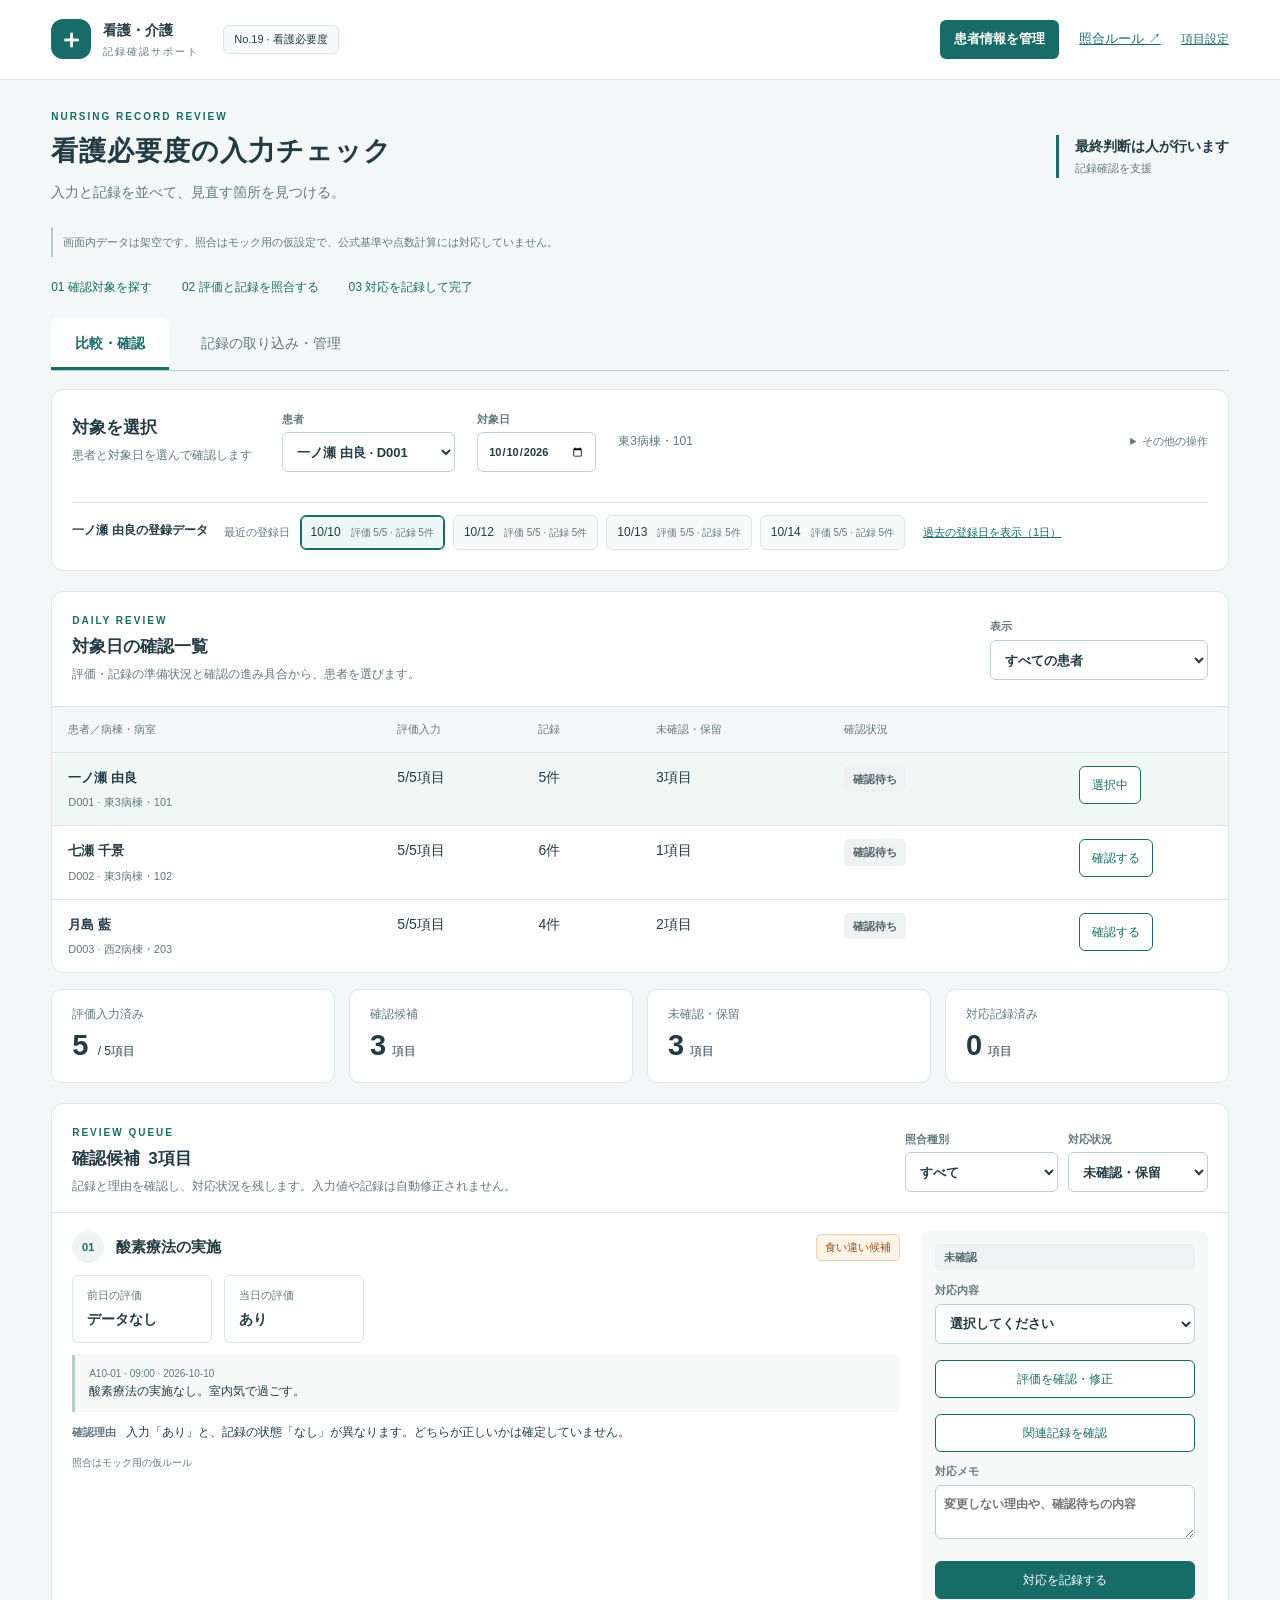
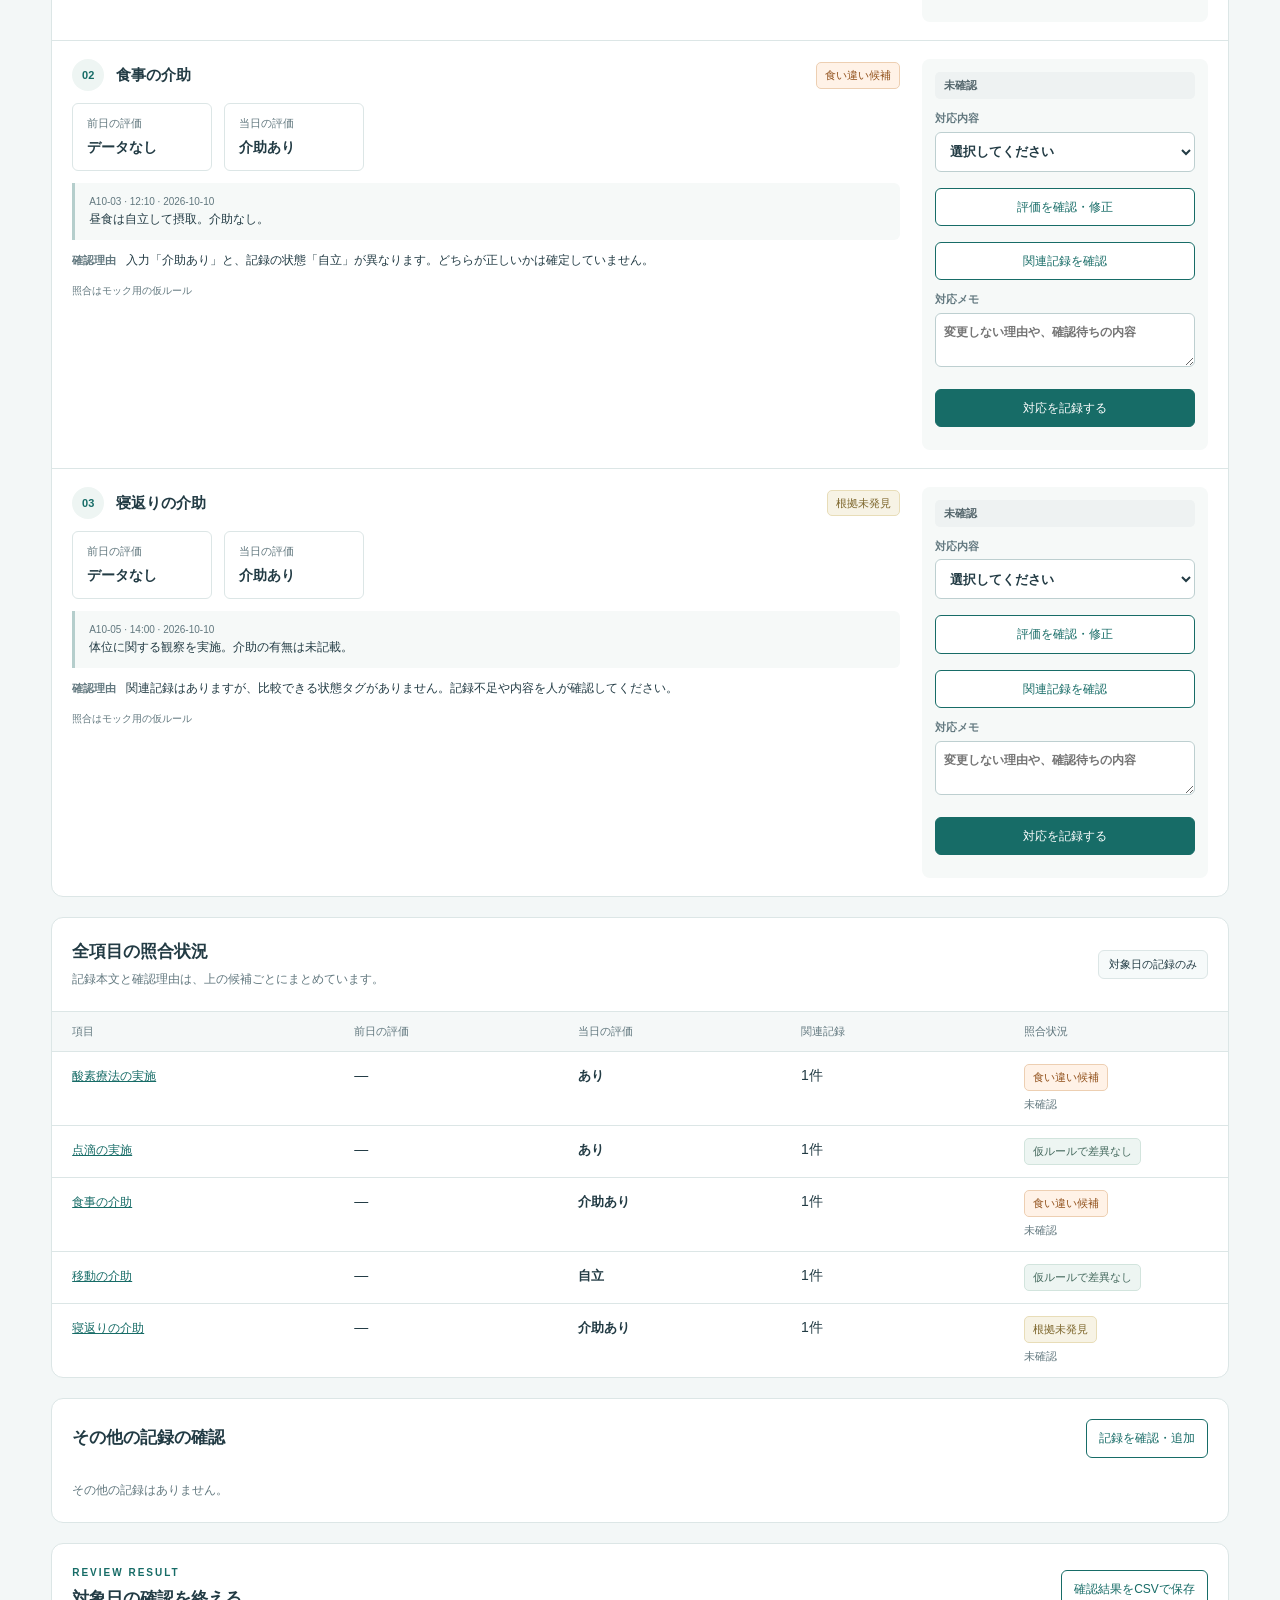
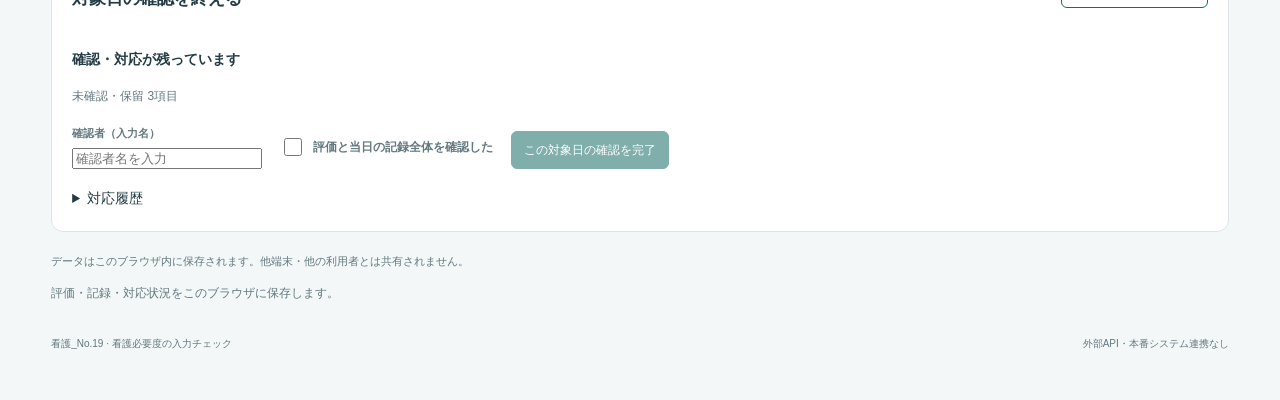
<file: 看護/No19/index.html>
<!doctype html><html lang="ja"><head><meta charset="utf-8"><meta name="viewport" content="width=device-width,initial-scale=1"><meta name="description" content="看護必要度の入力と看護記録を見比べ、確認箇所を整理します。最終判断は人が行います。"><title>看護_No.19｜看護必要度の入力チェック</title><link rel="stylesheet" href="style.css?v=20261022-11"><script defer src="data.js?v=20261022-11"></script><script defer src="ocr-loader.js?v=20261022-11"></script><script defer src="catalog.js?v=20261022-11"></script><script defer src="store.js?v=20261022-11"></script><script defer src="memo-routing.js?v=20261022-11"></script><script defer src="app.js?v=20261022-11"></script><link rel="stylesheet" href="workflow.css?v=20261022-11"><script defer src="workflow-core.js?v=20261022-11"></script><script defer src="workflow.js?v=20261022-11"></script><link rel="stylesheet" href="extensions.css?v=20261022-11"><script defer src="other-records.js?v=20261022-11"></script><script defer src="navigation.js?v=20261022-11"></script><script defer src="manual-records.js?v=20261022-11"></script></head><body>
<header><div class="brand"><span class="logo">＋</span><div>看護・介護<span class="sub">記録確認サポート</span></div></div><span class="chip">No.19 · 看護必要度</span><nav class="header-actions" aria-label="関連ページ"><a href="patients.html" class="header-db" id="patient-db-link">患者情報を管理</a><a href="guide.html">照合ルール ↗</a></nav></header>
<main><div class="title"><div><p class="eyebrow">NURSING RECORD REVIEW</p><h1>看護必要度の入力チェック</h1><p class="lead">入力と記録を並べて、見直す箇所を見つける。</p></div><div class="human">最終判断は人が行います<span>記録確認を支援</span></div></div>
<p class="scope-note">画面内データは架空です。照合はモック用の仮設定で、公式基準や点数計算には対応していません。</p>
<nav class="steps" aria-label="確認の流れ"><span>01 対象を選ぶ</span><span>02 入力と記録を見比べる</span><span>03 人が確認・対応する</span></nav>

<nav class="tabs" role="tablist" aria-label="画面切り替え"><button role="tab" id="tab-compare" aria-selected="true" aria-controls="view-compare" data-tab="compare">比較・確認</button><button hidden role="tab" id="tab-evaluation" aria-selected="false" aria-controls="view-evaluation" data-tab="evaluation">必要度の評価</button><button role="tab" id="tab-records" aria-selected="false" aria-controls="view-records" data-tab="records">記録の取り込み・管理</button></nav><div id="view-compare" role="tabpanel" aria-labelledby="tab-compare"><section class="panel target" id="target-selection"><div><h2>対象を選択</h2><p class="muted">患者と対象日を選んで確認します</p></div><label>患者<select id="patient"></select></label><label>対象日<input type="date" id="date" value="2026-10-10" required></label><div id="room" class="muted"></div><button id="reset" class="secondary">この対象を初期状態に戻す</button><section id="date-coverage" class="date-coverage" aria-live="polite" aria-label="患者ごとの登録済みデータ"></section></section><div id="summary" class="summary" aria-live="polite"></div><section class="panel day-change-panel"><div class="sectionhead"><div><h2>前日からの評価変更</h2><p class="muted">変化した評価と当日の関連記録を並べます。変更の要否は人が確認します。</p></div><span class="chip">登録済み評価の比較</span></div><div id="day-changes" class="day-changes" aria-live="polite"></div></section>
<section class="panel issues"><div class="sectionhead"><div><p class="eyebrow">REVIEW QUEUE</p><h2>確認候補 <span id="issuecount"></span></h2><p class="muted">記録と理由を確認し、対応状況を残します。入力値や記録は自動修正されません。</p></div><div class="filters"><label>照合種別<select id="kind"><option value="all">すべて</option><option value="mismatch">食い違い候補</option><option value="missing">根拠未発見</option><option value="mixed">複数の状態あり</option><option value="missingInput">入力未選択</option></select></label><label>対応状況<select id="status"><option value="open">未確認・保留</option><option value="all">すべて</option><option value="未確認">未確認</option><option value="保留">保留</option><option value="確認済み">確認済み</option></select></label></div></div><div id="issues"></div></section>
<section class="panel comparison-overview"><div class="sectionhead"><div><h2>全項目の照合状況</h2><p class="muted">記録本文と確認理由は、上の候補ごとにまとめています。</p></div><span class="chip">対象日の記録のみ</span></div><div class="tablewrap"><table><thead><tr><th>項目</th><th>評価</th><th>関連記録</th><th>照合状況</th></tr></thead><tbody id="comparison"></tbody></table></div></section>
</div><div id="view-evaluation" role="tabpanel" aria-labelledby="tab-evaluation" hidden><section class="panel"><div class="sectionhead"><div><h2>評価を確認・修正</h2><p class="muted">当日の記録を参照しながら評価を確認します。選択内容は自動保存されます。</p></div></div><div id="evaluations" class="evaluation-workspace"></div></section></div><div id="view-records" role="tabpanel" aria-labelledby="tab-records" hidden><section class="panel"><div class="sectionhead"><div><h2>紙のメモから記録を取り込む</h2><p class="muted">画像から複数の記録候補を整理し、患者・日付・時刻・項目・状態を確認して取り込めます。画像と読み取り結果はブラウザ内で処理します。</p></div></div><div class="import-layout"><div><div class="import-step">1　元の手書きメモ</div><label class="upload-label">メモ画像を選択（PNG・JPEG・WebP／8MBまで）<input id="image-file" type="file" accept="image/png,image/jpeg,image/webp"></label><p id="image-name" class="muted">画像未選択</p><div id="paper" class="paper"></div><p class="muted">日本語・英数字を読み取ります。手書きは誤読や未検出があります。元画像と必ず見比べてください。</p><div class="ocr-buttons"><button id="run-ocr" disabled>選んだ画像を文字起こし</button><button id="cancel-ocr" class="secondary" hidden>読み取りを中止</button></div><p id="ocr-progress" role="status" aria-live="polite" class="muted"></p><progress id="ocr-meter" max="1" value="0" hidden></progress></div><div><div class="import-step">2　読み取り結果を確認・修正</div><div id="read-empty" class="empty">画像を選ぶと内容が表示されます</div><form id="import-form" hidden><p id="result-description" class="notice">候補は文章から自動入力します。元画像と見比べて修正してください。判断できない欄は選択してください。</p><div class="route-grid"><label>患者候補<select id="import-patient" required></select><span id="route-patient-status" class="route-status"></span></label><label>対象日<input id="import-date" type="date" required><span id="route-date-status" class="route-status"></span></label></div><label id="single-time">記録時刻<input id="import-time" type="time" required><span id="route-time-status" class="route-status"></span></label><label>読み取った文章<textarea id="import-text" maxlength="20000" required></textarea></label><button type="button" class="secondary" id="reroute-memo">文章から候補を再判定</button><div class="route-grid" id="single-item"><label>対応する項目（候補）<select id="import-item" required></select><span id="route-item-status" class="route-status"></span></label><label>比較に使う状態（候補）<select id="import-value" required></select><span id="route-value-status" class="route-status"></span></label></div><div id="batch-editor" hidden><h3 id="batch-count"></h3><p class="muted">記録ごとに確認・修正してください。取り込まない記録はチェックを外せます。</p><div id="batch-rows"></div></div><button type="button" class="secondary" id="add-memo-row">記録候補を追加</button><label class="check"><input id="source-checked" type="checkbox" required> 元のメモと患者・日時・内容を確認した</label><button type="submit" id="import-submit">確認して記録に取り込む</button><p id="import-feedback" role="status" class="muted"></p></form></div></div></section><section class="panel"><div class="sectionhead"><div><h2>取り込み済み・登録済みの看護記録</h2><p class="muted">記録の文章と照合に使う状態を確認・編集できます。保存すると該当項目を再照合します。</p></div><button class="secondary" id="copy-records">カルテ転記用テキストをコピー</button></div><p class="muted" style="padding:0 20px">コピーした文章を電子カルテへ登録する機能はありません。</p><div id="record-manager"></div></section><details class="panel records"><summary>対象日の記録をすべて見る <span id="recordcount"></span></summary><div id="allrecords"></div></details></div>
<p class="storage-note">データはこのブラウザ内に保存されます。他端末・他の利用者とは共有されません。</p><p id="save-status" role="status" class="message"></p><button id="retry-save" class="secondary" hidden>保存を再試行</button><p id="announce" role="status" class="message"></p>
<footer>看護_No.19 · 看護必要度の入力チェック　<span>外部API・本番システム連携なし</span></footer></main></body></html>
</file>
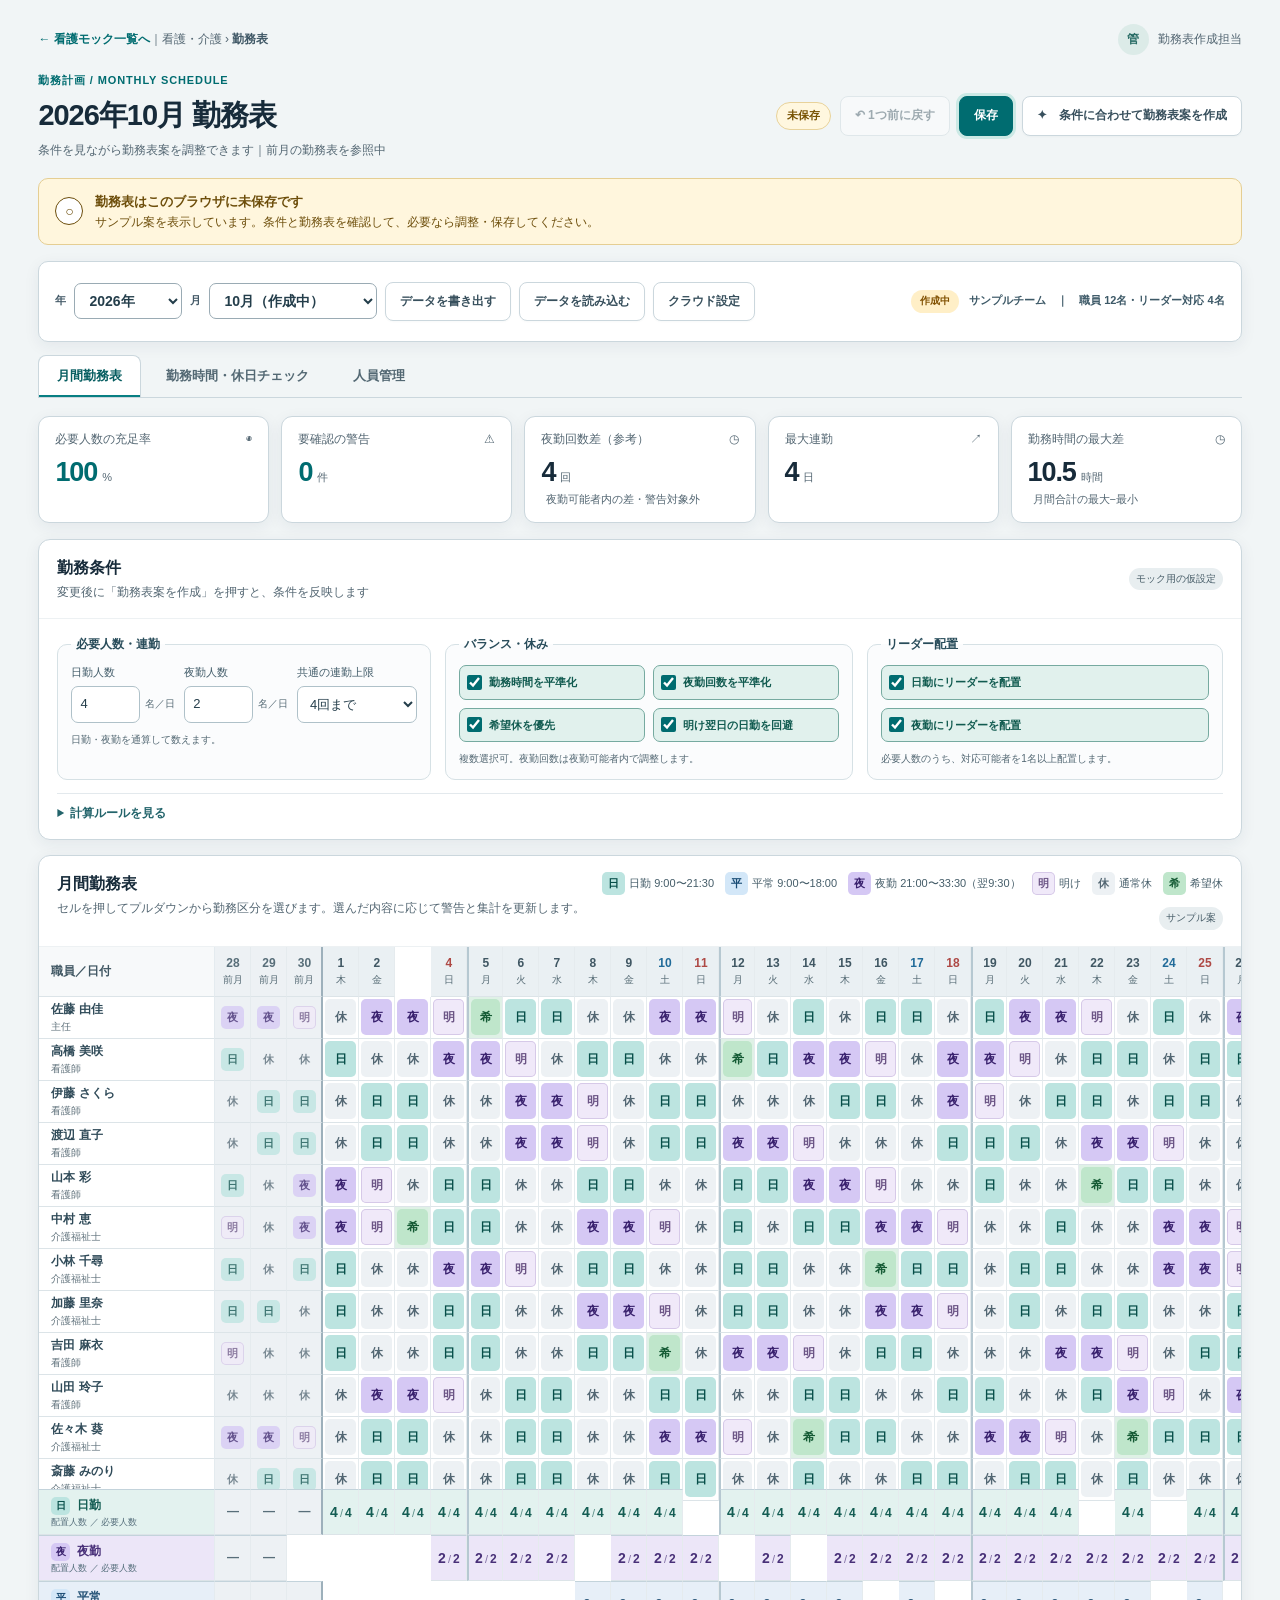
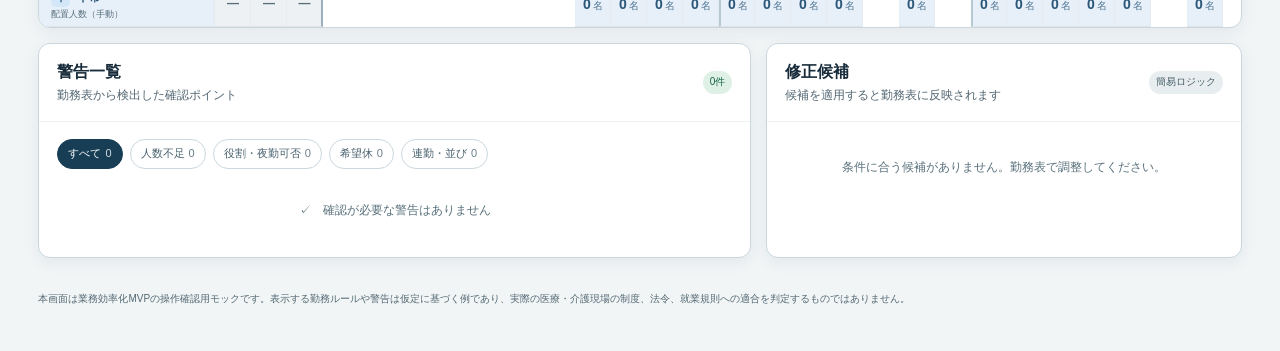
<file: 看護/No8/index.html>
<!doctype html>
<html lang="ja">
<head>
  <meta charset="utf-8" />
  <meta name="viewport" content="width=device-width,initial-scale=1" />
  <meta name="description" content="看護・介護向け勤務表作成アシストのMVPモック" />
  <title>勤務表作成アシスト | Care Shift</title>
  <style>
    :root{--ink:#172b3a;--muted:#536672;--line:#cbd7dd;--surface:#fff;--canvas:#f1f5f6;--navy:#102f43;--teal:#006c70;--teal-soft:#d7eeeb;--blue:#d9e9f4;--amber:#805000;--amber-bg:#ffefc7;--red:#a8322b;--red-bg:#ffe4e1;--green:#176448;--green-bg:#dff1e6;--shadow:0 4px 16px rgba(24,51,68,.065)}
    *{box-sizing:border-box}body{margin:0;background:var(--canvas);color:var(--ink);font:14px/1.45 -apple-system,BlinkMacSystemFont,"Yu Gothic UI","Meiryo",sans-serif}button,input,select{font:inherit}button{cursor:pointer} .app{min-height:100vh;display:block}
    main{min-width:0;padding:27px clamp(18px,3vw,42px) 40px}.topline{display:flex;align-items:center;justify-content:space-between;gap:16px;margin-bottom:23px}.crumb{font-size:12px;color:var(--muted)}.crumb b{color:#405866;font-weight:600}.user{display:flex;align-items:center;gap:9px;color:#526571;font-size:12px}.avatar{width:31px;height:31px;border-radius:50%;background:#dcebe8;color:#286c65;display:grid;place-items:center;font-weight:700}
    .page-head{display:flex;justify-content:space-between;align-items:flex-end;gap:20px;margin-bottom:19px}.eyebrow{font-size:11px;color:var(--teal);font-weight:700;letter-spacing:.08em;margin-bottom:5px}.page-head h1{margin:0;font-size:25px;letter-spacing:-.035em}.subline{font-size:12px;color:var(--muted);margin-top:6px}.head-actions{display:flex;gap:9px;align-items:center}.save-status{font-size:10px;color:#536672;white-space:nowrap}.save-status.unsaved{color:#805000;font-weight:700}.btn{border:1px solid var(--line);background:#fff;color:#38505d;border-radius:8px;padding:9px 13px;font-weight:650;font-size:12px;box-shadow:0 1px 2px #18334408}.btn:hover{border-color:#a9c4ca}.btn.primary{background:var(--teal);border-color:var(--teal);color:#fff}.btn.primary:hover{background:#066c70}.btn.quiet{background:transparent;box-shadow:none}.btn:focus-visible,select:focus-visible,input:focus-visible{outline:3px solid #75c9c4;outline-offset:2px}
    .month-picker{display:flex;align-items:center;gap:8px;margin-bottom:16px;padding:11px 14px;background:#fff;border:1px solid var(--line);border-radius:10px;box-shadow:var(--shadow)}.month-picker label{font-size:11px;font-weight:700;color:#435967}.month-picker select{border:1px solid #9aabb4;border-radius:7px;background:#fff;color:#243e4b;padding:8px 30px 8px 10px;font-weight:700}.month-picker select:focus-visible{outline:3px solid #75c9c4;outline-offset:2px}.month-meta{margin-left:auto;font-size:11px;font-weight:700;color:#3d5967}.month-state{display:inline-flex;align-items:center;border-radius:99px;padding:4px 9px;margin-right:10px;background:#dff1e6;color:#176448;font-size:10px}.month-state.draft{background:#ffefc7;color:#805000}
    .stats{display:grid;grid-template-columns:repeat(5,minmax(0,1fr));gap:12px;margin-bottom:16px}.stat{background:var(--surface);border:1px solid var(--line);border-radius:11px;padding:14px 16px;box-shadow:var(--shadow);min-height:88px}.stat-label{font-size:11px;color:var(--muted);display:flex;justify-content:space-between;align-items:center}.stat-value{font-size:24px;font-weight:750;letter-spacing:-.04em;margin-top:5px}.stat-note{font-size:10px;color:var(--muted);margin-left:5px;font-weight:500;letter-spacing:0}.stat.danger .stat-value{color:var(--red)}.stat.accent .stat-value{color:var(--teal)}.stat.warn .stat-value{color:var(--amber)}
    .panel{background:var(--surface);border:1px solid var(--line);border-radius:12px;box-shadow:var(--shadow);margin-bottom:15px}.panel-head{display:flex;justify-content:space-between;align-items:center;gap:12px;padding:15px 17px;border-bottom:1px solid #edf1f3}.panel-title{font-size:14px;font-weight:750}.panel-desc{font-size:11px;color:var(--muted);margin-top:3px}.panel-body{padding:15px 17px}.conditions{display:grid;grid-template-columns:repeat(4,minmax(120px,1fr)) auto;gap:11px;align-items:end}.field label{display:block;font-size:10px;color:#687b86;margin-bottom:5px}.field input,.field select{width:100%;border:1px solid #dce5e9;border-radius:7px;padding:8px 9px;background:#fff;color:#253e4b}.field input[type=number]{max-width:105px}.field .unit{font-size:10px;color:#85939b;margin-left:5px}.dirty{font-size:10px;color:var(--amber);min-height:15px;margin-top:9px}.condition-foot{display:flex;align-items:center;gap:9px;flex-wrap:wrap}.priority-field{grid-column:1/-1}.priority-title{display:block;font-size:10px;font-weight:700;color:#536873;margin-bottom:7px}.priority-options{display:flex;gap:8px;flex-wrap:wrap}.priority-options label{display:flex;align-items:center;gap:6px;border:1px solid #bdcbd0;border-radius:8px;padding:8px 10px;background:#f9fbfb;color:#294753;font-size:11px;font-weight:650;cursor:pointer}.priority-options input{accent-color:var(--teal)}.field-hint{font-size:10px;color:#536873;margin-top:6px}.switchline{display:flex;align-items:center;gap:6px;font-size:11px;color:#586d78;white-space:nowrap}.switchline input{accent-color:var(--teal)}
    .schedule-panel{overflow:hidden}.schedule-toolbar{display:flex;align-items:center;gap:12px;flex-wrap:wrap}.legend{display:flex;gap:9px;align-items:center;font-size:10px;color:#455d69}.legend-item{display:flex;align-items:center;gap:4px}.badge-shift{width:20px;height:19px;border-radius:5px;display:inline-grid;place-items:center;font-size:10px;font-weight:800}.shift-D{background:#bfe9e3;color:#064f47}.shift-R{background:#d8e9f8;color:#17466c}.shift-N{background:#ded6fb;color:#3b267a}.shift-A{background:#e9e0f3;color:#5d467b}.shift-O{background:#e9eef0;color:#4c5f69}.shift-X{background:#ffe4e1;color:#9d2f28}.schedule-scroll{overflow:auto;max-height:590px}.schedule{border-collapse:separate;border-spacing:0;width:max-content;min-width:100%;font-size:10px}.schedule th,.schedule td{border-bottom:1px solid #dce4e8;border-right:1px solid #e5ebee;text-align:center;padding:0;min-width:29px;height:34px;background:#fff}.schedule th{position:sticky;top:0;z-index:3;background:#edf2f4;color:#405763;font-size:9px;font-weight:750;height:42px}.schedule th:first-child,.schedule td:first-child{position:sticky;left:0;z-index:4;min-width:152px;width:152px;text-align:left;padding:0 12px;background:#fff;border-right:1px solid #e4ebef}.schedule th:first-child{z-index:5;background:#f7f9fa}.schedule th.weekend{color:#4c8c9a}.schedule th.today{color:#087f83;background:#e9f7f4}.staff-name{font-size:10px;font-weight:700;color:#304b59}.staff-role{font-size:9px;color:#5f717b;margin-left:5px}.cell-btn{border:0;background:transparent;width:100%;height:33px;border-radius:5px;color:inherit;font-size:10px;font-weight:800}.cell-btn.shift-D{background:#bfe9e3;color:#064f47}.cell-btn.shift-R{background:#d8e9f8;color:#17466c}.cell-btn.shift-N{background:#ded6fb;color:#3b267a}.cell-btn.shift-A{background:#e9e0f3;color:#5d467b}.cell-btn.shift-O{background:#e9eef0;color:#4c5f69}.request-rest .cell-btn.shift-O{background:#b8e2c8;color:#145c3d}.cell-btn:hover{filter:brightness(.94)}.cell-btn:focus-visible{outline:2px solid var(--teal);outline-offset:-2px}.needs-cell{background:#ffedc4!important}.needs-cell .cell-btn{background:#ffdc91!important;color:#674100!important}.schedule tfoot td{position:sticky;bottom:0;background:#f8fafb;font-weight:700;color:#526873;height:31px;z-index:2}.schedule tfoot td:first-child{z-index:5;background:#f8fafb}.day-label{display:block;font-size:8px;font-weight:500;color:#566b75;margin-top:1px}
    .lower-grid{display:grid;grid-template-columns:minmax(0,1.2fr) minmax(300px,.8fr);gap:15px}.alert-list,.suggest-list{display:flex;flex-direction:column;gap:9px}.alert-row{display:grid;grid-template-columns:26px 1fr auto;gap:9px;align-items:start;padding:10px;border:1px solid #edf1f3;border-radius:9px}.alert-icon{width:24px;height:24px;border-radius:7px;background:var(--amber-bg);color:var(--amber);display:grid;place-items:center;font-size:12px;font-weight:800}.alert-icon.red{background:var(--red-bg);color:var(--red)}.alert-main{font-size:11px;font-weight:700}.alert-sub{font-size:10px;color:var(--muted);margin-top:3px;line-height:1.5}.tag{border-radius:99px;padding:4px 7px;font-size:9px;background:#e8eef0;color:#455b66;white-space:nowrap}.tag.warn{background:var(--amber-bg);color:var(--amber)}.tag.good{background:var(--green-bg);color:var(--green)}.suggest-row{padding:11px;border:1px solid #e4eeeb;border-radius:9px;background:#fbfdfc}.suggest-title{font-size:11px;font-weight:700}.suggest-detail{font-size:10px;color:var(--muted);line-height:1.55;margin:4px 0 8px}.suggest-actions{display:flex;align-items:center;justify-content:space-between}.btn.tiny{font-size:10px;padding:6px 9px;border-radius:7px}.empty{padding:20px 10px;color:#819098;text-align:center;font-size:11px}.staff-settings{display:grid;grid-template-columns:1fr 1fr;gap:0 16px}.staff-setting{display:grid;grid-template-columns:minmax(85px,1fr) 54px 66px 116px;gap:8px;align-items:center;border-bottom:1px solid #dce4e8;padding:8px 0;font-size:10px}.setting-head{color:#536873;font-size:9px;padding-bottom:4px}.staff-setting input[type=checkbox]{accent-color:var(--teal);justify-self:center}.staff-tools{display:flex;align-items:center;gap:12px;font-size:10px;color:#526772}.off-edit{border:1px solid #a9bbc3;border-radius:6px;padding:6px 7px;font-size:10px;font-weight:700;color:#294753;background:#fff;text-align:left}.off-edit:hover{border-color:var(--teal);background:#eef8f6}.modal-backdrop{position:fixed;inset:0;background:rgba(13,31,43,.55);z-index:20;display:grid;place-items:center;padding:18px}.modal-backdrop.hidden{display:none!important}.modal-card{width:min(560px,100%);max-height:min(86vh,760px);overflow:auto;background:#fff;border:1px solid #c7d3d8;border-radius:14px;box-shadow:0 20px 70px rgba(9,30,44,.28);padding:20px}.modal-head{display:flex;justify-content:space-between;align-items:center;gap:12px}.modal-head h2{font-size:17px;margin:0;color:#183849}.modal-sub{font-size:12px;color:#526772;margin:7px 0 14px}.off-day-grid{display:grid;grid-template-columns:repeat(7,minmax(0,1fr));gap:7px}.off-day-choice{display:flex;align-items:center;justify-content:center;gap:4px;border:1px solid #cfdbdf;border-radius:7px;padding:7px 3px;color:#38525e;font-size:11px;font-weight:650;cursor:pointer}.off-day-choice:has(input:checked){background:#d7eee9;border-color:#398b7d;color:#104d46}.off-day-choice input{accent-color:#08786c}.modal-actions{display:flex;align-items:center;gap:8px;margin-top:17px}.modal-count{margin-right:auto;font-size:11px;font-weight:700;color:#405965}.modal-actions .btn{padding:7px 10px}.shift-menu{position:fixed;z-index:30;min-width:154px;padding:5px;background:#fff;border:1px solid #aebdc4;border-radius:9px;box-shadow:0 10px 30px rgba(13,31,43,.22)}.shift-menu.hidden{display:none!important}.shift-menu button{display:flex;width:100%;align-items:center;gap:8px;border:0;background:#fff;border-radius:6px;padding:8px 9px;text-align:left;color:#29434f;font-size:12px;font-weight:650}.shift-menu button:hover,.shift-menu button[aria-checked="true"]{background:#edf3f5}.shift-menu .badge-shift{flex:none}.footer-note{font-size:10px;color:#536873;margin:18px 0 4px;line-height:1.6}.hidden{display:none!important}
    .view-tabs{display:flex;gap:6px;margin:-3px 0 14px;border-bottom:1px solid #cbd7dd}.view-tab{border:1px solid transparent;border-bottom:0;border-radius:8px 8px 0 0;padding:9px 14px;background:transparent;color:#536873;font-size:12px;font-weight:700}.view-tab.active{background:#fff;border-color:#cbd7dd;color:#075e61;box-shadow:0 -2px 0 #087f83 inset}.request-rest{background:#dff1e6!important}.request-rest .cell-btn.shift-O{background:#b8e2c8!important;color:#145c3d!important}.legend-item .request-badge{background:#b8e2c8;color:#145c3d}.work-intro{padding:13px 15px;border:1px solid #d5e5e3;border-radius:10px;background:#f5fbf9;color:#35545b;font-size:11px;line-height:1.7;margin-bottom:14px}.work-intro strong{color:#124b48}.work-controls{display:flex;gap:12px;align-items:end;flex-wrap:wrap}.work-control label{display:block;font-size:10px;font-weight:700;color:#536873;margin-bottom:4px}.work-control input{width:90px;border:1px solid #aebdc4;border-radius:7px;padding:8px;color:#233e4a;background:white}.table-scroll{overflow:auto}.check-table{border-collapse:collapse;width:100%;min-width:840px;font-size:11px}.check-table th,.check-table td{border-bottom:1px solid #dce4e8;padding:10px 9px;text-align:right;white-space:nowrap}.check-table th{background:#edf2f4;color:#405763;font-size:10px;position:sticky;top:0}.check-table th:first-child,.check-table td:first-child{text-align:left;position:sticky;left:0;background:white;z-index:1}.check-table th:first-child{background:#edf2f4;z-index:2}.check-table td.staff-cell{font-weight:700;color:#304b59}.status-pill{display:inline-block;border-radius:99px;padding:4px 8px;font-size:10px;font-weight:700}.status-pill.pass{background:#dff1e6;color:#176448}.status-pill.check{background:#ffefc7;color:#805000}.status-pill.fail{background:#ffe4e1;color:#a8322b}.request-count{color:#176448;font-weight:700}.week-detail{color:#566b75;font-size:10px}.check-legend{font-size:10px;color:#536873;margin-top:10px;line-height:1.6}
    @media(max-width:1100px){.stats{grid-template-columns:repeat(3,minmax(0,1fr))}.conditions{grid-template-columns:repeat(2,minmax(120px,1fr)) auto}.lower-grid{grid-template-columns:1fr}.staff-settings{grid-template-columns:1fr}}
    @media(max-width:720px){main{padding:18px 12px}.topline{margin-bottom:17px}.page-head{align-items:flex-start;flex-direction:column}.head-actions{width:100%;flex-wrap:wrap}.stats{grid-template-columns:repeat(2,minmax(0,1fr));gap:8px}.stat{padding:11px;min-height:78px}.stat-value{font-size:21px}.conditions{grid-template-columns:repeat(2,minmax(0,1fr))}.condition-foot{grid-column:1/-1}.month-picker{flex-wrap:wrap}.month-meta{width:100%;margin-left:0}.panel-head{padding:13px}.panel-body{padding:13px}.staff-setting{grid-template-columns:minmax(70px,1fr) 48px 58px 104px}.off-day-grid{grid-template-columns:repeat(5,minmax(0,1fr))}.modal-actions{flex-wrap:wrap}.schedule th:first-child,.schedule td:first-child{min-width:128px;width:128px}}

    /* Readable schedule and compact settings */
    main{max-width:1800px;margin:auto;padding-top:24px}.topline{margin-bottom:18px}.page-head h1{font-size:29px}.page-head{align-items:center}.head-actions{flex-wrap:wrap;justify-content:flex-end}.btn{font-size:12px;padding:10px 14px}.btn.attention{background:#006c70;border-color:#006c70;color:white;box-shadow:0 0 0 3px #cce9e5}.save-status{font-size:11px;border:1px solid #b9d4c8;background:#e9f5ee;color:#176448;border-radius:30px;padding:5px 10px}.save-status.unsaved{border-color:#e8d29a;background:#fff7df;color:#765100}
    .workflow-status{display:flex;align-items:center;gap:12px;background:#fff6dd;border:1px solid #e5ce93;border-radius:10px;padding:12px 16px;margin:0 0 16px;color:#6d4e0b}.workflow-status strong{font-size:13px}.workflow-status #workflowDetail{font-size:12px;margin-top:2px}.workflow-status.saved{background:#ebf7f0;border-color:#badbc8;color:#176448}.workflow-mark{width:28px;height:28px;flex:none;background:#fff;border:1px solid currentColor;border-radius:50%;display:grid;place-items:center;font-weight:800}
    .month-picker{padding:12px 16px}.view-tabs{margin-bottom:18px}.view-tab{padding:11px 18px;font-size:13px}.panel-title{font-size:16px}.panel-desc{font-size:12px;line-height:1.6}.panel-head{padding:16px 18px}.panel-body{padding:17px 18px}.stats{gap:12px}.stat-label{font-size:12px}.stat-value{font-size:27px}.stat-note{font-size:11px}
    .conditions{display:grid;grid-template-columns:1.05fr 1.15fr 1fr;align-items:stretch;gap:14px}.condition-group{margin:0;padding:12px 13px;border:1px solid #d6e1e5;border-radius:10px;min-width:0;background:#fbfcfd}.condition-group legend{padding:0 5px;font-size:12px;font-weight:750;color:#284c5a}.number-fields{display:grid;grid-template-columns:1fr 1fr 1.15fr;gap:9px}.field label{font-size:11px;color:#425c69;white-space:nowrap}.field input,.field select{font-size:13px;border-color:#afc1c9;min-height:37px;padding:7px 8px}.field input[type=number]{width:100%;max-width:none;min-width:0}.input-unit{display:flex;align-items:center;gap:5px}.input-unit span{font-size:10px;white-space:nowrap;color:#536873}.condition-checks{display:grid;grid-template-columns:1fr 1fr;gap:8px}.condition-checks label{display:flex;align-items:center;gap:7px;padding:8px 7px;border:1px solid #ccd9de;border-radius:7px;background:white;font-size:11px;font-weight:600;color:#3c5663;cursor:pointer;line-height:1.5}.condition-checks label:has(input:checked){background:#e1f1ed;border-color:#76aaa0;color:#115b50}.condition-checks input{margin:0;accent-color:#006c70;width:15px;height:15px;flex:none}.role-checks{grid-template-columns:1fr}.group-note{font-size:10px;color:#536873;line-height:1.6;margin:9px 0 0}.rules-details{margin-top:13px;border-top:1px solid #e3e9ed;padding-top:11px;font-size:12px;color:#4b6370}.rules-details summary{width:fit-content;cursor:pointer;font-weight:650;color:#23646b}.rules-details ul{margin:10px 0 0;padding-left:21px;line-height:1.9;max-width:1000px}.dirty{font-size:12px;min-height:0;margin-top:0}.dirty:not(:empty){margin-top:12px;padding:9px 12px;background:#fff5dc;border-radius:7px}
    .schedule-panel .panel-head{align-items:flex-start;flex-wrap:wrap}.schedule-toolbar{flex:1;justify-content:flex-end;min-width:300px}.legend{flex-wrap:wrap;gap:8px 11px;font-size:11px}.legend-item{white-space:nowrap}.badge-shift{width:23px;height:23px;font-size:11px;font-style:normal}.schedule-scroll{max-height:680px;scroll-padding-top:54px;scroll-padding-left:180px}.schedule{font-size:12px}.schedule th,.schedule td{min-width:36px;height:42px}.schedule th{height:50px;font-size:12px;background:#eaf0f3}.schedule th:first-child,.schedule td:first-child{min-width:176px;width:176px;padding:0 12px}.staff-name{font-size:12px;font-weight:750}.staff-role{display:block;font-size:10px;margin-left:0;margin-top:2px}.cell-btn{width:calc(100% - 4px);margin:2px;height:36px;font-size:12px;border-radius:5px}.day-label{font-size:10px}.shift-D,.cell-btn.shift-D{background:#bce4e0;color:#064e48}.shift-R,.cell-btn.shift-R{background:#d3e7f8;color:#184b74}.shift-N,.cell-btn.shift-N{background:#d5c8f4;color:#39216e}.shift-A,.cell-btn.shift-A{background:#f0e9f9;color:#6b5485;box-shadow:inset 0 0 0 1px #d6c9e8}.shift-O,.cell-btn.shift-O{background:#edf1f4;color:#536773}.request-rest .cell-btn.shift-O,.legend-item .request-badge{background:#bfe6cb!important;color:#155b35!important}.schedule th.sat{color:#216b99}.schedule th.sun{color:#ae4945}.schedule .week-start{border-left:2px solid #b6c8d1}.schedule th.today{box-shadow:inset 0 3px 0 #00756d;background:#deefea;color:#075b50}.schedule tbody tr:hover>td:first-child{background:#edf6f4}.schedule tfoot td{height:32px;font-size:11px;background:#f2f6f8}.schedule tfoot tr:nth-child(1) td{bottom:64px}.schedule tfoot tr:nth-child(2) td{bottom:32px}.schedule tfoot tr:nth-child(3) td{bottom:0}.schedule .focus-cell{box-shadow:inset 0 0 0 3px #c87a00!important;background:#fff0c4!important}.schedule .focus-column{box-shadow:inset 2px 0 #d59323,inset -2px 0 #d59323;background:#fff4d4!important}.schedule th.focus-column{box-shadow:inset 0 0 0 2px #c87a00}.schedule td.focus-name{background:#fff0c4!important}.focus-notice{display:flex;align-items:center;justify-content:space-between;gap:12px;padding:10px 18px;background:#fff5dc;color:#735010;font-size:12px;border-bottom:1px solid #eed9ad}
    .alert-filters{display:flex;gap:7px;flex-wrap:wrap;margin-bottom:13px}.filter-btn{border:1px solid #cbd8de;border-radius:30px;background:white;color:#48616e;padding:6px 10px;font-size:11px;cursor:pointer}.filter-btn[aria-pressed=true]{background:#173e55;color:white;border-color:#173e55}.filter-btn span{margin-left:4px;opacity:.8}.alert-row{padding:12px;grid-template-columns:26px 1fr auto;border-color:#dce5e9}.alert-main{font-size:12px}.alert-date{display:block;font-size:10px;font-weight:500;color:#637683;margin-bottom:3px}.alert-sub{font-size:11px;line-height:1.65}.alert-actions{display:flex;flex-direction:column;align-items:flex-end;gap:8px}.more-alerts{display:block;width:100%;margin-top:12px}.suggest-title{font-size:12px}.suggest-detail{font-size:11px}.tag{font-size:10px}.empty{font-size:12px;color:#58707b}.staff-setting{font-size:11px;padding:11px 0}.off-edit{font-size:11px}.reset-area{display:flex;justify-content:space-between;align-items:center;gap:12px;margin-top:20px;border-top:1px solid #e0e8ec;padding-top:13px;color:#657a84;font-size:11px}.reset-area .btn{font-size:11px;text-decoration:underline}.reset-dialog{width:min(460px,calc(100% - 32px));border:1px solid #bcced6;border-radius:14px;padding:24px;color:#203f4e;box-shadow:0 18px 70px #17384938}.reset-dialog::backdrop{background:#102f4380}.reset-dialog h2{font-size:18px;margin:0 0 12px}.reset-dialog p{font-size:13px;line-height:1.8;color:#526b78}.dialog-actions{display:flex;justify-content:flex-end;gap:9px;margin-top:23px}.btn.destructive{background:#a8322b;color:white;border-color:#a8322b}.work-control select{padding:8px 10px;border:1px solid #aebdc4;border-radius:7px;background:white;color:#233e4a}
    @media(max-width:1200px){.conditions{grid-template-columns:1fr 1fr}.condition-group:last-child{grid-column:1/-1}.role-checks{grid-template-columns:1fr 1fr}.schedule-toolbar{justify-content:flex-start}}
    @media(max-width:720px){main{padding:17px 12px}.page-head h1{font-size:25px}.head-actions{justify-content:flex-start}.workflow-status{align-items:flex-start}.conditions{grid-template-columns:1fr}.condition-group:last-child{grid-column:auto}.number-fields{grid-template-columns:1fr 1fr 1.15fr}.role-checks{grid-template-columns:1fr}.schedule-toolbar{min-width:0;width:100%}.schedule th:first-child,.schedule td:first-child{min-width:148px;width:148px}.schedule-scroll{scroll-padding-left:152px}.legend{font-size:10px}.stat-value{font-size:24px}.alert-row{grid-template-columns:24px 1fr}.alert-actions{grid-column:2;flex-direction:row;justify-content:space-between;align-items:center}.reset-area{align-items:flex-start;flex-direction:column}.workflow-status #workflowDetail{font-size:11px}}

    .request-apply-actions{display:flex;gap:8px;flex-wrap:wrap}.staff-setting{grid-template-columns:minmax(120px,1fr) 74px 84px}.setting-head>span:not(:first-child){text-align:center}.view-tabs{overflow-x:auto;white-space:nowrap}.view-tab{flex:none}.request-layout{display:grid;grid-template-columns:230px minmax(0,1fr);gap:24px;max-width:1100px;margin:auto}.request-people{border:1px solid #d4e1e5;border-radius:10px;overflow:hidden}.request-people-head{background:#edf3f5;padding:12px 14px;font-size:12px;font-weight:700}.request-people #requestStaffList{max-height:560px;overflow:auto}.request-person{display:flex;align-items:center;justify-content:space-between;gap:10px;width:100%;border:0;border-bottom:1px solid #e1e8eb;background:white;text-align:left;padding:12px 14px;color:#294b59}.request-person strong{font-size:12px}.request-person small{display:block;font-size:10px;color:#647b87;margin-top:3px}.request-person[aria-pressed=true]{background:#e0f1eb;box-shadow:inset 4px 0 #08746b}.request-person:hover{background:#f0f8f5}.request-person-count{font-size:13px;font-weight:700;white-space:nowrap}.request-person-count small{color:#95620a;font-weight:600}.request-editor-head{display:flex;justify-content:space-between;align-items:center;margin-bottom:16px}.request-editor-head h2{font-size:18px;margin:0 0 3px}.request-weekdays,.request-calendar{display:grid;grid-template-columns:repeat(7,minmax(0,1fr));gap:8px}.request-weekdays{font-size:11px;text-align:center;font-weight:600;color:#566f7b;margin-bottom:8px}.request-weekdays span:first-child,.request-day.sun .request-date{color:#a84b48}.request-weekdays span:last-child,.request-day.sat .request-date{color:#286c9a}.request-day{position:relative;display:flex;flex-direction:column;justify-content:space-between;min-height:76px;padding:9px 10px;border:1px solid #cedce2;border-radius:9px;background:#fcfdfe;cursor:pointer}.request-day input{position:absolute;right:8px;top:10px;accent-color:#08746b;width:16px;height:16px;margin:0}.request-date{font-size:18px;font-weight:650}.request-day-status{min-height:17px;font-size:10px;font-weight:700;color:#176448}.request-day:has(input:checked){background:#d8eee2;border-color:#4e9d7b;box-shadow:inset 0 0 0 1px #4e9d7b}.request-day:has(input:focus-visible){outline:3px solid #75c9c4;outline-offset:2px}.request-day:has(input:disabled){cursor:default}.request-clear{display:flex;justify-content:space-between;align-items:center;gap:12px;margin-top:14px}.request-apply{display:flex;justify-content:space-between;align-items:center;gap:15px;margin-top:18px;padding:15px;background:#f0f6f4;border:1px solid #d1e3db;border-radius:9px}.request-apply strong{font-size:12px}.request-apply .btn{white-space:nowrap}.btn:disabled{opacity:.45;cursor:default;box-shadow:none}.btn.primary:disabled{background:#718d89;border-color:#718d89}.request-blank{min-width:0}
    @media(max-width:850px){.request-layout{grid-template-columns:190px minmax(0,1fr);gap:15px}.request-day{min-height:67px;padding:7px}.request-day input{right:5px;top:8px}.request-apply{align-items:flex-start;flex-direction:column}.request-calendar{gap:5px}.request-date{font-size:16px}}
    @media(max-width:600px){.request-layout{grid-template-columns:1fr}.request-people #requestStaffList{display:grid;grid-template-columns:1fr 1fr;max-height:200px}.request-person{padding:9px 10px}.request-editor-head h2{font-size:16px}.request-calendar{gap:4px}.request-day{min-height:64px;padding:6px}.request-day input{width:13px;height:13px;right:4px}.request-day-status{font-size:9px}.request-clear{align-items:flex-start;flex-direction:column}.staff-setting{grid-template-columns:minmax(120px,1fr) 64px 74px}}
    #requestView > #staffPanel{width:calc(100% - 36px);max-width:1100px;margin:0 auto 18px}.selected-person-settings{border:1px solid #d5e2e6;border-radius:9px;background:#f7fafb;padding:12px 14px;margin:0 0 18px}.person-section-title{font-size:12px;font-weight:700;color:#3d5d6a;margin:0 0 9px}.selected-person-settings .condition-checks{max-width:420px}

    .personal-name{border:0;background:transparent;padding:3px 0;color:#006c70;font-weight:700;text-decoration:underline;text-underline-offset:3px;cursor:pointer;font-size:12px}.personal-name span{font-size:10px;margin-left:3px}.personal-dialog{width:min(1050px,calc(100% - 32px));max-height:90vh;padding:22px;border:1px solid #bfd0d8;border-radius:14px;color:#203f4e;box-shadow:0 20px 70px #17384938}.personal-dialog::backdrop{background:#102f4380}.personal-dialog-head{display:flex;align-items:flex-start;justify-content:space-between;gap:16px}.personal-dialog-head h2{font-size:21px;margin:3px 0}.personal-toolbar{display:flex;align-items:center;gap:10px;margin:17px 0}.personal-toolbar label{font-size:12px;font-weight:650}.personal-toolbar select{padding:8px 12px;border:1px solid #aec3cd;border-radius:7px;color:#294b59;background:white}.personal-view-switch{display:flex;margin-left:auto;border:1px solid #bed0d8;border-radius:8px;overflow:hidden}.personal-view-switch button{border:0;padding:9px 14px;background:white;color:#496572;font-size:12px}.personal-view-switch button[aria-pressed=true]{background:#173e55;color:white}.personal-summary{display:grid;grid-template-columns:repeat(4,1fr);gap:10px}.personal-summary>div{padding:12px 14px;border:1px solid #d7e3e7;background:#f4f8f9;border-radius:9px}.personal-summary span{display:block;font-size:11px;color:#617985}.personal-summary strong{display:block;font-size:20px;margin-top:5px}.personal-note{font-size:11px;line-height:1.75;color:#5c7481;padding:11px 0;margin:0}.personal-table-scroll{max-height:51vh;overflow:auto;border:1px solid #d1dfe5;border-radius:8px}.personal-table{border-collapse:separate;border-spacing:0;width:100%;min-width:700px;font-size:12px}.personal-table th,.personal-table td{padding:9px 10px;border-bottom:1px solid #dfe8ec;text-align:center;white-space:nowrap}.personal-table thead th{position:sticky;top:0;background:#eaf1f4;color:#415e6c;z-index:1;font-size:11px}.personal-table th small{font-weight:400;color:#667e89}.personal-table tbody td:last-child{text-align:left;color:#617985;font-size:11px}.personal-table tfoot th,.personal-table tfoot td{position:sticky;bottom:0;background:#e7f3ee;font-weight:750;border-top:1px solid #a8cbbd}.personal-table .sun td:nth-child(-n+2),.personal-calendar-date.sun{color:#ab4945}.personal-table .sat td:nth-child(-n+2),.personal-calendar-date.sat{color:#226f9c}.personal-shift{display:inline-block;padding:4px 8px;border-radius:5px;font-size:11px;font-weight:650}.personal-shift.personal-request{background:#bfe6cb;color:#155b35}.personal-conflict{background:#fff4d8}.personal-calendar{display:grid;grid-template-columns:repeat(7,minmax(0,1fr));gap:7px}.personal-calendar-day{min-height:107px;padding:8px;border:1px solid #d6e1e6;border-radius:8px;display:flex;flex-direction:column;align-items:flex-start;gap:5px}.personal-calendar-date{font-size:14px;font-weight:750}.personal-calendar-day small{font-size:9px;color:#586f7d}.personal-calendar-view{max-height:51vh;overflow:auto;padding:4px}.personal-calendar-view .request-weekdays{position:sticky;top:0;background:white;padding:5px 0}
    @media(max-width:650px){.personal-dialog{padding:15px}.personal-dialog-head h2{font-size:18px}.personal-dialog-head .btn{padding:7px 10px}.personal-summary{grid-template-columns:1fr 1fr}.personal-summary strong{font-size:18px}.personal-toolbar{flex-wrap:wrap}.personal-calendar{min-width:600px}.personal-calendar-view .request-weekdays{min-width:600px}.personal-table-scroll,.personal-calendar-view{max-height:43vh}}

    .schedule tfoot .staffing-shortage{background:#ffe4d5!important;color:#9a3e18;box-shadow:inset 0 0 0 1px #e4a079}.need-count{font-size:9px;color:#687e88;font-weight:500}.staffing-shortage .need-count{color:#9a3e18}.personal-export-actions{display:flex;gap:7px;margin-left:auto}.personal-export-actions .btn{padding:8px 12px}.personal-view-switch{margin-left:0}.personal-export-status{font-size:11px;color:#176448;margin-bottom:7px}.personal-export-status:empty{display:none}.btn:disabled{cursor:default;opacity:.45}
    @media(max-width:650px){.personal-export-actions{margin-left:0}.personal-view-switch{margin-left:auto}}
    @media print{
      @page{size:A4 portrait;margin:10mm}
      body{background:white!important;color:#111;font-size:10px}.app{display:block!important;min-height:0!important}.app:has(>#personalDialog[open])>:not(#personalDialog){display:none!important}#personalDialog[open]{display:block!important;position:static!important;inset:auto!important;width:100%!important;max-width:none!important;height:auto!important;max-height:none!important;overflow:visible!important;border:0!important;box-shadow:none!important;padding:0!important;margin:0!important}#personalDialog::backdrop{display:none!important}.personal-dialog-head .btn,.personal-toolbar,.personal-export-status,#personalCalendarView{display:none!important}.personal-dialog-head h2{font-size:18px}.personal-summary{grid-template-columns:repeat(4,1fr);gap:6px}.personal-summary>div{padding:7px 9px}.personal-summary strong{font-size:16px}.personal-note{font-size:9px;padding:7px 0}#personalTableView{display:block!important;overflow:visible!important;max-height:none!important;border-radius:0}.personal-table{min-width:0;font-size:10px}.personal-table td,.personal-table th{padding:4px 5px}.personal-table thead th,.personal-table tfoot th,.personal-table tfoot td{position:static!important}.personal-table thead{display:table-header-group}.personal-table tfoot{display:table-row-group}.personal-table tr{break-inside:avoid}.personal-table tbody td:last-child{font-size:9px}.personal-shift{font-size:9px;padding:2px 5px}*{-webkit-print-color-adjust:exact;print-color-adjust:exact}
    }

    .schedule tfoot td{height:46px;font-size:12px;border-top:1px solid #c3d3db}.schedule tfoot tr:nth-child(1) td{bottom:92px}.schedule tfoot tr:nth-child(2) td{bottom:46px}.schedule tfoot tr:nth-child(3) td{bottom:0}.schedule tfoot .staffing-D td{background:#e3f2ef;color:#145d53}.schedule tfoot .staffing-N td{background:#ece6f8;color:#483078}.schedule tfoot .staffing-R td{background:#e7eff8;color:#285578}.staffing-row-title{display:flex;align-items:center;gap:7px;font-size:12px;font-weight:750;line-height:1.2}.staffing-row-title .badge-shift{width:19px;height:18px;font-size:10px}.staffing-row-note{display:block;margin-top:3px;font-size:9px;line-height:1.1;color:#566f7c;font-weight:500}.staffing-values{display:inline-flex;align-items:baseline;justify-content:center;gap:2px;white-space:nowrap;font-variant-numeric:tabular-nums}.staffing-values b{font-size:14px;font-weight:800}.staffing-values .need-count{font-size:12px;font-weight:650;color:inherit}.staffing-divider{font-size:11px;opacity:.65;font-weight:400}.staffing-unit{font-size:10px;font-weight:500;opacity:.8}.schedule tfoot .staffing-shortage{background:#ffe1cf!important;color:#973c14!important;box-shadow:inset 0 0 0 2px #db8850}.staffing-shortage .need-count{color:inherit}
    .previous-day{background:#edf1f4!important;color:#586e79!important}.previous-day .badge-shift{opacity:.75}.previous-divider{border-right:2px solid #9db0bb!important}.data-tools{display:flex;gap:8px;flex-wrap:wrap;margin:8px 0}.sync-fields label{display:block;font-size:12px;margin:12px 0 4px}.sync-fields input{width:100%;padding:9px;border:1px solid #b5cbd4;border-radius:6px}.sync-status{font-size:12px;line-height:1.6;margin-top:12px;color:#395d69}
  .back-to-list{color:var(--teal);font-weight:700;text-decoration:none}.back-to-list:hover{text-decoration:underline}
</style>
</head>
<body>
<div class="app">
  <main>
    <div class="topline"><div class="crumb"><a class="back-to-list" href="../index.html">← 看護モック一覧へ</a><span>｜</span>看護・介護 <span>›</span> <b>勤務表</b></div><div class="user"><div class="avatar">管</div><span>勤務表作成担当</span></div></div>
    <div class="page-head"><div><div class="eyebrow">勤務計画 / MONTHLY SCHEDULE</div><h1 id="pageTitle">2026年10月 勤務表</h1><div class="subline" id="pageSubtitle">条件を見ながら勤務表案を調整できます</div></div><div class="head-actions"><span class="save-status" id="saveStatus" aria-live="polite">未保存</span><button class="btn" id="undoBtn" type="button" disabled>↶ 1つ前に戻す</button><button class="btn" id="saveBtn" title="勤務表と条件を保存します">保存</button><button class="btn primary" id="generateBtn">✦　条件に合わせて勤務表案を作成</button></div></div>
    <div class="workflow-status" id="workflowStatus" role="status" aria-live="polite"><div class="workflow-mark" id="workflowMark">!</div><div><strong id="workflowTitle">勤務表を確認してください</strong><div id="workflowDetail"></div></div></div>
    <div class="month-picker" aria-label="表示する年月">
      <label for="yearSelect">年</label><select id="yearSelect" aria-label="年"><option value="2026">2026年</option></select>
      <label for="monthSelect">月</label><select id="monthSelect" aria-label="月"><option value="8">8月（作成済み）</option><option value="9">9月（作成済み）</option><option value="10" selected>10月（作成中）</option></select>
      <div class="data-tools"><button class="btn" type="button" id="exportData">データを書き出す</button><button class="btn" type="button" id="importData">データを読み込む</button><input id="importFile" type="file" accept="application/json,.json" hidden><button class="btn" type="button" id="cloudOpen">クラウド設定</button></div><div class="month-meta" id="monthMeta">サンプルチーム　｜　職員 12名</div>
    </div>
    <div class="workflow-status hidden" id="boundaryNotice" role="status"></div>
    <div class="view-tabs" role="tablist" aria-label="表示する画面"><button type="button" class="view-tab active" id="scheduleTab" role="tab" aria-selected="true" aria-controls="scheduleView">月間勤務表</button><button type="button" class="view-tab" id="workCheckTab" role="tab" aria-selected="false" aria-controls="workCheckView">勤務時間・休日チェック</button><button type="button" class="view-tab" id="requestTab" role="tab" aria-selected="false" aria-controls="requestView">人員管理</button></div>
    <div id="scheduleView" role="tabpanel" aria-labelledby="scheduleTab">
    <div class="panel hidden" id="generationReport" aria-live="polite"><div class="panel-body"><strong id="generationTitle"></strong><p id="generationDetail"></p><button class="btn" id="reviewRemaining" type="button">残った警告を確認</button></div></div>
    <section class="stats" id="overview" aria-label="勤務バランス">
      <div class="stat accent"><div class="stat-label">必要人数の充足率 <span>◉</span></div><div class="stat-value" id="coverageRate">—<span class="stat-note">%</span></div></div>
      <div class="stat danger" id="warningStat"><div class="stat-label">要確認の警告 <span>⚠</span></div><div class="stat-value" id="warningCount">—<span class="stat-note">件</span></div></div>
      <div class="stat"><div class="stat-label">夜勤回数差（参考） <span>◷</span></div><div class="stat-value" id="nightGap">—<span class="stat-note">回</span></div><div class="stat-note">夜勤可能者内の差・警告対象外</div></div>
      <div class="stat warn"><div class="stat-label">最大連勤 <span>↗</span></div><div class="stat-value" id="maxStreak">—<span class="stat-note">日</span></div></div>
      <div class="stat"><div class="stat-label">勤務時間の最大差 <span>◷</span></div><div class="stat-value" id="hoursGap">—<span class="stat-note">時間</span></div><div class="stat-note">月間合計の最大−最小</div></div>
    </section>
    <section class="panel" id="conditionPanel">
      <div class="panel-head"><div><div class="panel-title">勤務条件</div><div class="panel-desc">変更後に「勤務表案を作成」を押すと、条件を反映します</div></div><span class="tag">モック用の仮設定</span></div>
      <div class="panel-body">
        <div class="conditions">
          <fieldset class="condition-group"><legend>必要人数・連勤</legend><div class="number-fields">
            <div class="field"><label for="dayNeed">日勤人数</label><div class="input-unit"><input type="number" id="dayNeed" min="1" max="8" value="4"><span>名／日</span></div></div>
            <div class="field"><label for="nightNeed">夜勤人数</label><div class="input-unit"><input type="number" id="nightNeed" min="1" max="4" value="2"><span>名／日</span></div></div>
            <div class="field"><label for="streakLimit">共通の連勤上限</label><select id="streakLimit"><option value="1">1回まで</option><option value="2">2回まで</option><option value="3">3回まで</option><option value="4" selected>4回まで</option></select></div>
          </div><p class="group-note">日勤・夜勤を通算して数えます。</p></fieldset>
          <fieldset class="condition-group"><legend>バランス・休み</legend><div class="condition-checks">
            <label><input type="checkbox" id="balanceHours" checked>勤務時間を平準化</label>
            <label><input type="checkbox" id="balanceNights" checked>夜勤回数を平準化</label>
            <label><input type="checkbox" id="respectOffs" checked>希望休を優先</label>
            <label><input type="checkbox" id="avoidAfterNight" checked>明け翌日の日勤を回避</label>
          </div><p class="group-note">複数選択可。夜勤回数は夜勤可能者内で調整します。</p></fieldset>
          <fieldset class="condition-group"><legend>リーダー配置</legend><div class="condition-checks role-checks">
            <label><input id="leaderRequired" type="checkbox" checked>日勤にリーダーを配置</label>
            <label><input id="nightLeaderRequired" type="checkbox" checked>夜勤にリーダーを配置</label>
          </div><p class="group-note">必要人数のうち、対応可能者を1名以上配置します。</p></fieldset>
        </div>
        <details class="rules-details"><summary>計算ルールを見る</summary><ul>
          <li>連勤上限は最大4回。毎回上限まで働く目標ではなく、途中で休みも挟みます。</li>
          <li>上限まで働いた後は、日勤なら「休み→休み」、夜勤なら「明け→休み」を基本にするモック用の仮ルールです。</li>
          <li>「明け翌日の日勤を回避」がオンなら、夜勤1回でも明けの次は休みにします。配置できない分は人数不足として表示します。</li>
          <li>月間夜勤回数の上限は設けません。夜勤回数差は参考表示で、1回差を警告や修正候補にはしません。</li>
          <li>平常勤務はセルから手動選択できます。自動作成には含めず、勤務時間と連勤の集計に加算します。</li>
          <li>勤務時刻・休憩時間と休日の計算前提は「勤務時間・休日チェック」で確認できます。</li>
        </ul></details>
        <div class="dirty" id="dirtyNote" aria-live="polite"></div>
      </div>
    </section>
    <section class="panel schedule-panel" id="scheduleSection">
      <div class="panel-head"><div><div class="panel-title">月間勤務表</div><div class="panel-desc">セルを押してプルダウンから勤務区分を選びます。選んだ内容に応じて警告と集計を更新します。</div></div><div class="schedule-toolbar"><div class="legend"><span class="legend-item"><i class="badge-shift shift-D">日</i>日勤 9:00〜21:30</span><span class="legend-item"><i class="badge-shift shift-R">平</i>平常 9:00〜18:00</span><span class="legend-item"><i class="badge-shift shift-N">夜</i>夜勤 21:00〜33:30（翌9:30）</span><span class="legend-item"><i class="badge-shift shift-A">明</i>明け</span><span class="legend-item"><i class="badge-shift shift-O">休</i>通常休</span><span class="legend-item"><i class="badge-shift request-badge">希</i>希望休</span></div><span class="tag" id="scheduleStatus">案を確認中</span></div></div>
      <div class="focus-notice hidden" id="focusNotice"><span id="focusDescription"></span><button class="btn tiny" id="clearWarningFocus" type="button">強調を解除</button></div><div class="schedule-scroll"><table class="schedule" id="scheduleTable" aria-label="月間勤務表"></table></div>
    </section>
    <div class="lower-grid">
      <section class="panel"><div class="panel-head"><div><div class="panel-title">警告一覧</div><div class="panel-desc">勤務表から検出した確認ポイント</div></div><span class="tag warn" id="alertTag">更新中</span></div><div class="panel-body"><div class="alert-filters" id="alertFilters" role="group" aria-label="警告の種類"></div><div class="alert-list" id="alertList"></div><button class="btn more-alerts hidden" id="moreAlerts" type="button">さらに表示</button></div></section>
      <section class="panel"><div class="panel-head"><div><div class="panel-title">修正候補</div><div class="panel-desc">候補を適用すると勤務表に反映されます</div></div><span class="tag">簡易ロジック</span></div><div class="panel-body"><div class="suggest-list" id="suggestList"></div></div></section>
    </div>

    </div>
    <section class="panel hidden" id="requestView" role="tabpanel" aria-labelledby="requestTab">
      <div class="panel-head"><div><div class="panel-title">人員管理</div><div class="panel-desc">左で職員を選び、右で役割・夜勤可否と希望休をまとめて設定します。</div></div><span class="tag" id="requestMonthTag"></span></div>
      <div class="panel-body"><div class="request-layout">
        <aside class="request-people"><div class="request-people-head">職員を選択</div><div id="requestStaffList"></div></aside>
        <div class="request-editor"><div class="request-editor-head"><div><h2 id="requestStaffTitle"></h2><div class="panel-desc" id="requestCalendarMonth"></div></div><span class="tag good" id="requestSelectionCount"></span></div>
          <div class="selected-person-settings"><div class="person-section-title">役割・夜勤可否</div><div class="condition-checks" id="staffSettings"></div><p class="group-note">変更後、勤務表案を作成すると配置に反映されます。</p></div><h3 class="person-section-title">希望休</h3>
          <div class="request-weekdays" aria-hidden="true"><span>日</span><span>月</span><span>火</span><span>水</span><span>木</span><span>金</span><span>土</span></div>
          <div class="request-calendar" id="requestCalendar"></div>
          <div class="request-clear"><span class="panel-desc">緑色の日が選択中の希望休です。</span><button type="button" class="btn tiny" id="clearRequestDays">この職員の選択を解除</button></div>
          <div class="request-apply"><div><strong id="requestDraftStatus" aria-live="polite"></strong><div class="panel-desc" id="requestApplyHint"></div></div><div class="request-apply-actions"><button type="button" class="btn" id="reviewRequestSchedule">勤務表へ</button><button type="button" class="btn primary" id="applyRequestDays">希望休を条件に反映</button></div></div>
        </div>
      </div></div>
      <div class="personnel-utilities" id="staffPanel"><div class="reset-area"><span>サンプルデータの管理</span><button class="btn quiet" id="resetBtn" type="button">サンプルを初期状態に戻す</button></div></div>
    </section>
    <section class="panel hidden" id="workCheckView" role="tabpanel" aria-labelledby="workCheckTab">
      <div class="panel-head"><div><div class="panel-title">勤務時間・法定休日チェック（目安）</div><div class="panel-desc">職員ごとの勤務時間と休日状況。名前を押すと、個人の月間勤怠表を開けます。</div></div><span class="tag">仮ルール</span></div>
      <div class="panel-body">
        <div class="work-intro"><strong>この画面の計算前提：</strong>2交代は日勤9:00〜21:30、夜勤21:00〜翌9:30（各拘束12時間30分）とし、交替時は30分重なる想定です。日勤・夜勤共通の休憩時間（1.5時間または2時間）を差し引いた実働時間を勤務時間の集計と自動作成時の均等化に使います。平常勤務は9:00〜18:00（休憩1時間、実働8時間）の想定で、勤務表のセルから手動設定します。自動作成では割り当てません。一般的な休日規定には「毎週少なくとも1回」または「4週間を通じ4日以上」の考え方があります。この画面では「休」を0時〜24時の終日休みとして数え、「明け」は数えません。この表示は月またぎを含む月曜〜日曜で週1日以上あるかと、月内に終日休みが4日以上あるかを分けて示します。月4日は確認用の参考目安で、4週間単位の判定とは異なります。前後月の登録データも参照し、未登録の範囲は未確認と表示します。前日が夜勤の「休」は終日休みに数えません。実際の法令適合を判定するものではありません。勤務間の休息、変形労働時間制などは反映していません。<a href="https://www.mhlw.go.jp/stf/seisakunitsuite/bunya/koyou_roudou/roudoukijun/roudouzikan/index.html" target="_blank" rel="noopener noreferrer">厚生労働省：労働時間・休日の基礎情報 ↗</a></div>
        <div class="work-controls">
          <div class="work-control"><strong>日勤</strong> 9:00〜21:30 ／ <strong>夜勤</strong> 21:00〜翌9:30<br><span class="panel-desc">各拘束12時間30分・引継ぎ時間は前後各30分重複</span></div>
          <div class="work-control"><label for="shiftBreak">2交代の休憩時間（日勤・夜勤共通）</label><select id="shiftBreak"><option value="1.5">1.5時間（実働11時間）</option><option value="2" selected>2時間（実働10.5時間）</option></select></div>
          <div class="work-control"><label for="regularHours">平常勤務の実働時間</label><input type="number" id="regularHours" min="0" max="24" step="0.5" value="8"> 時間</div>
          <div class="panel-desc" id="weekModelMeta"></div>
        </div>
        <div class="table-scroll" style="margin-top:14px"><table class="check-table" id="workCheckTable" aria-label="勤務時間・休日チェック一覧"></table></div>
        <div class="check-legend">週単位は月内に月曜〜日曜がすべて含まれる週で確認します。月4日以上は「休」の日数を数えた参考表示です。勤務時刻の詳細を持たないため、実際に0時から24時まで連続して勤務がないかは勤務表上の区分から簡易的に扱います。希望休欄は、希望日に「休」が割り当たった日数です。</div>
      </div>
    </section>
    <p class="footer-note">本画面は業務効率化MVPの操作確認用モックです。表示する勤務ルールや警告は仮定に基づく例であり、実際の医療・介護現場の制度、法令、就業規則への適合を判定するものではありません。</p>
  </main>
  <dialog class="personal-dialog" id="personalDialog" aria-labelledby="personalTitle">
    <div class="personal-dialog-head"><div><div class="eyebrow">個人の月間勤務予定</div><h2 id="personalTitle"></h2><div class="panel-desc" id="personalSubtitle"></div></div><button type="button" class="btn" id="closePersonalDialog" aria-label="個人勤怠表を閉じる">閉じる ×</button></div>
    <div class="personal-toolbar"><label for="personalStaffSelect">職員</label><select id="personalStaffSelect"></select><div class="personal-export-actions"><button type="button" class="btn" id="personalCsvBtn">CSV出力</button><button type="button" class="btn" id="personalPrintBtn">印刷</button></div><div class="personal-view-switch" role="group" aria-label="個人勤務予定の表示方法"><button type="button" id="personalListBtn" aria-pressed="true">勤怠表</button><button type="button" id="personalCalendarBtn" aria-pressed="false">カレンダー</button></div></div>
    <div class="personal-export-status" id="personalExportStatus" role="status" aria-live="polite"></div>
    <div class="personal-summary" id="personalSummary"></div>
    <p class="personal-note">勤務表に基づく予定です。実際の出退勤記録ではありません。夜勤は勤務開始日を基準に21:00〜33:30（翌9:30）で表示します。</p>
    <div class="personal-table-scroll" id="personalTableView"><table class="personal-table" id="personalTable" aria-label="個人の月間勤怠予定"></table></div>
    <div class="personal-calendar-view hidden" id="personalCalendarView"><div class="request-weekdays" aria-hidden="true"><span>日</span><span>月</span><span>火</span><span>水</span><span>木</span><span>金</span><span>土</span></div><div class="personal-calendar" id="personalCalendar"></div></div>
  </dialog>
  <dialog class="reset-dialog" id="cloudDialog"><h2>クラウド設定</h2><p>管理者向けの接続設定です。設定済みの場合、利用者はログイン不要で保存できます。</p><div class="sync-fields"><label for="cloudUrl">プロジェクト URL</label><input id="cloudUrl" type="url" placeholder="https://...supabase.co"><label for="cloudKey">公開可能キー（publishable / anon）</label><input id="cloudKey" type="text" autocomplete="off"></div><div class="data-tools"><button class="btn" id="cloudConfigure" type="button">接続設定を保存</button><button class="btn" id="cloudSave" type="button">クラウドに保存</button><button class="btn" id="cloudLoad" type="button">クラウドから読込</button></div><div class="sync-status" id="cloudStatus" aria-live="polite">未接続</div><p>クラウドのデータはブラウザごとに分かれます。ブラウザデータを消すと読み戻せなくなるため、データを書き出して保管できます。</p><div class="dialog-actions"><button class="btn" type="button" id="cloudClose">閉じる</button></div></dialog>
  <dialog class="reset-dialog" id="resetDialog" aria-labelledby="resetDialogTitle"><h2 id="resetDialogTitle">サンプルを初期状態に戻しますか？</h2><p>このブラウザに保存した3か月分の勤務表と条件を初期状態に戻します。調整した内容は失われます。</p><div class="dialog-actions"><button class="btn" id="cancelResetBtn" type="button" autofocus>キャンセル</button><button class="btn destructive" id="confirmResetBtn" type="button">初期状態に戻す</button></div></dialog>
  <div class="shift-menu hidden" id="shiftMenu" role="menu" aria-label="勤務区分を選択"><button type="button" role="menuitemradio" data-shift="D" aria-checked="false"><i class="badge-shift shift-D">日</i>日勤</button><button type="button" role="menuitemradio" data-shift="R" aria-checked="false"><i class="badge-shift shift-R">平</i>平常勤務（9:00–18:00）</button><button type="button" role="menuitemradio" data-shift="N" aria-checked="false"><i class="badge-shift shift-N">夜</i>夜勤</button><button type="button" role="menuitemradio" data-shift="A" aria-checked="false"><i class="badge-shift shift-A">明</i>明け</button><button type="button" role="menuitemradio" data-shift="O" aria-checked="false"><i class="badge-shift shift-O">休</i>休み</button></div>
</div>
<script>
(() => {
  const staff = [
    {id:'s1',name:'佐藤 由佳',role:'主任',leader:true,night:true,offs:[5]},
    {id:'s2',name:'高橋 美咲',role:'看護師',leader:true,night:true,offs:[12]},
    {id:'s3',name:'伊藤 さくら',role:'看護師',leader:false,night:true,offs:[19]},
    {id:'s4',name:'渡辺 直子',role:'看護師',leader:true,night:true,offs:[8]},
    {id:'s5',name:'山本 彩',role:'看護師',leader:false,night:true,offs:[22]},
    {id:'s6',name:'中村 恵',role:'介護福祉士',leader:true,night:true,offs:[3]},
    {id:'s7',name:'小林 千尋',role:'介護福祉士',leader:false,night:true,offs:[16]},
    {id:'s8',name:'加藤 里奈',role:'介護福祉士',leader:false,night:true,offs:[27]},
    {id:'s9',name:'吉田 麻衣',role:'看護師',leader:false,night:true,offs:[10]},
    {id:'s10',name:'山田 玲子',role:'看護師',leader:false,night:true,offs:[24]},
    {id:'s11',name:'佐々木 葵',role:'介護福祉士',leader:false,night:true,offs:[14,23]},
    {id:'s12',name:'斎藤 みのり',role:'介護福祉士',leader:false,night:false,offs:[]}
  ];
  const staffBaseline=staff.map(x=>({...x}));
  const shifts=['D','R','N','A','O'];
  const labels={D:'日',R:'平',N:'夜',A:'明',O:'休',X:'—'};
  const shiftNames={D:'日勤',R:'平常勤務',N:'夜勤',A:'夜勤明け',O:'通常休',X:'未設定'};
  const state={year:2026,month:10,days:31,grid:[],generated:false,dirty:false,requestStaffIndex:0,requestDrafts:{},personalStaffIndex:0,personalView:'list',undoByMonth:{},activeCell:null,view:'schedule',warningFocus:null,warningFilter:'all',warningLimit:8};
  const STORAGE_KEY='kangoNo8WorkshiftAssist.v1';
  let monthCache={};
  let hasSavedState=false;
  let editRevision=0, saving=false;
  const $=id=>document.getElementById(id);
  const sampleControls={dayNeed:'4',nightNeed:'2',streakLimit:'4',balanceHours:true,balanceNights:true,respectOffs:true,avoidAfterNight:true,leaderRequired:true,nightLeaderRequired:true,shiftBreak:'2',regularHours:'8'};
  const fmtDay=d=>String(d).padStart(2,'0');
  const weekday=d=>['日','月','火','水','木','金','土'][new Date(state.year,state.month-1,d).getDay()];
  function copyStaff(){return staff.map(x=>({...x}));}
  function previousSnapshot(){
    const date=new Date(state.year,state.month-2,1),key=`${date.getFullYear()}-${fmtDay(date.getMonth()+1)}`;
    return monthCache[key]?.grid ? monthCache[key] : null;
  }
  function previousRow(i){
    const prev=previousSnapshot();if(!prev)return [];
    const index=(prev.staff||staffBaseline).findIndex(s=>s.id===staff[i].id);
    return index<0?[]:[...(prev.grid[index]||[])];
  }
  function trailingWork(row){let n=0;for(let i=row.length-1;i>=0&&['D','R','N'].includes(row[i]);i--)n++;return n;}
  function initialGrid(){return buildSchedule();}
  function seedSampleMonths(){
    const original={year:state.year,month:state.month,days:state.days};
    for(const m of [8,9]){state.year=2026;state.month=m;state.days=new Date(2026,m,0).getDate();state.grid=buildSchedule();priorAtCreation=priorSignature();state.generated=true;state.dirty=false;cacheCurrentMonth();}
    Object.assign(state,original);
  }
  function getTwoShiftHours(){return Math.max(0,12.5-Number($('shiftBreak').value));}
  function monthKey(){return `${state.year}-${String(state.month).padStart(2,'0')}`;}
  function controlSnapshot(){return {dayNeed:$('dayNeed').value,nightNeed:$('nightNeed').value,streakLimit:$('streakLimit').value,balanceHours:$('balanceHours').checked,balanceNights:$('balanceNights').checked,respectOffs:$('respectOffs').checked,avoidAfterNight:$('avoidAfterNight').checked,leaderRequired:$('leaderRequired').checked,nightLeaderRequired:$('nightLeaderRequired').checked,shiftBreak:$('shiftBreak').value,regularHours:$('regularHours').value};}
  function priorSignature(){const prev=previousSnapshot();return prev?JSON.stringify((prev.staff||staffBaseline).map((x,i)=>[x.id,...(prev.grid[i]||[]).slice(-7)])):null;}
  let priorAtCreation=null;
  function currentSnapshot(){return {priorAtCreation,generatorVersion:8,grid:state.grid.map(row=>[...row]),generated:state.generated,dirty:state.dirty,requestDrafts:JSON.parse(JSON.stringify(requestDraftsForMonth())),staff:copyStaff(),controls:controlSnapshot()};}
  function cacheCurrentMonth(){monthCache[monthKey()]=currentSnapshot();}
  function showSaveStatus(text,unsaved=false){$('saveStatus').textContent=text;$('saveStatus').classList.toggle('unsaved',unsaved);updateOperationState();}
  function markUnsaved(){editRevision++;hasSavedState=false;showSaveStatus('未保存の変更あり',true);}
  function applyControls(c){const values={...sampleControls,...c};values.streakLimit=clamp(Number(values.streakLimit)||4,1,4);['dayNeed','nightNeed','streakLimit','shiftBreak','regularHours'].forEach(id=>{$(id).value=values[id];});['balanceHours','balanceNights','respectOffs','avoidAfterNight','leaderRequired','nightLeaderRequired'].forEach(id=>{$(id).checked=!!values[id];});}
  function restoreSnapshot(snapshot){state.requestDrafts[monthKey()]=JSON.parse(JSON.stringify(snapshot.requestDrafts||{}));staff.splice(0,staff.length,...(snapshot.staff||staffBaseline).map(x=>({...x,offs:[...(x.offs||[])]})));applyControls(snapshot.controls);state.days=new Date(state.year,state.month,0).getDate();state.grid=snapshot.grid?Array.from({length:staff.length},(_,i)=>Array.from({length:state.days},(_,d)=>snapshot.grid?.[i]?.[d]||'O')):initialGrid();state.generated=!!snapshot.generated;state.dirty=!!snapshot.dirty;priorAtCreation=Object.hasOwn(snapshot,'priorAtCreation')?snapshot.priorAtCreation:priorSignature();}
  function loadSavedState(){try{const saved=JSON.parse(localStorage.getItem(STORAGE_KEY)||'null');if(saved?.months){monthCache=saved.months;const key=saved.current||'2026-10';let migrated=false;for(const snapshot of Object.values(monthCache)){if((snapshot.generatorVersion||0)<8){if(snapshot.staff)snapshot.staff=snapshot.staff.map(s=>{const {cap,...record}=s;return (snapshot.generatorVersion||0)<7?{...record,leader:staffBaseline.find(b=>b.id===s.id)?.leader??s.leader}:record;});snapshot.grid=null;snapshot.generated=false;snapshot.dirty=false;snapshot.generatorVersion=8;migrated=true;}}const [year,month]=key.split('-').map(Number);if(year&&month){state.year=year;state.month=month;}const snapshot=monthCache[key];if(snapshot)restoreSnapshot(snapshot);else{applyControls(sampleControls);state.days=new Date(state.year,state.month,0).getDate();state.grid=initialGrid();}if(migrated){hasSavedState=false;showSaveStatus('勤務条件に合わせてサンプルを更新しました。確認後に保存してください',true);}else if(snapshot){hasSavedState=true;showSaveStatus('保存データを復元');}else showSaveStatus('未保存',true);}else{seedSampleMonths();state.grid=initialGrid();priorAtCreation=priorSignature();state.generated=false;showSaveStatus('未保存',true);}}catch(e){state.grid=initialGrid();showSaveStatus('保存データを読み込めません',true);} $('yearSelect').value=String(state.year);$('monthSelect').value=String(state.month);}
  async function saveCurrentState(){
    if(saving)return;saving=true;$('saveBtn').disabled=true;
    const revision=editRevision;
    try{const data=JSON.parse(JSON.stringify(exportPayload()));localStorage.setItem(STORAGE_KEY,JSON.stringify({current:data.current,months:data.months}));hasSavedState=true;showSaveStatus('このブラウザに保存済み');
      if(hasCloudConfig()){try{await cloudSaveData(data);if(revision===editRevision)showSaveStatus('ブラウザとクラウドに保存済み');}catch(e){if(revision===editRevision)showSaveStatus('ブラウザに保存済み・クラウド未保存',true);$('cloudStatus').textContent=e.message;}}
    }catch(e){hasSavedState=false;showSaveStatus('保存できませんでした',true);}finally{saving=false;$('saveBtn').disabled=false;}
  }
  function confirmReplace(message){return confirm((hasSavedState?'':'未保存の変更があります。\n')+message);}
  function conditionSignature(){return JSON.stringify({staff:copyStaff(),controls:controlSnapshot()});}
  function undoHistory(){return state.undoByMonth[monthKey()]??=[];}
  function rememberRoster(label){const history=undoHistory();history.push({label,grid:state.grid.map(row=>[...row]),generated:state.generated,dirty:state.dirty,conditions:conditionSignature()});if(history.length>20)history.shift();}
  function undoRoster(){
    const previous=undoHistory().pop();if(!previous)return;
    closeShiftMenu();state.grid=previous.grid.map(row=>[...row]);state.generated=previous.generated;state.dirty=previous.dirty||previous.conditions!==conditionSignature();state.warningFocus=null;
    markUnsaved();showSaveStatus('直前の変更を取り消しました（未保存）',true);render();
  }
  function generate(){
    if(pendingRequestCount())return;
    if(!confirmReplace('表示中の勤務表を条件に合わせて作り直します。手修正した配置も置き換わります。続けますか？'))return;
    const next=buildSchedule();if(state.dirty||!state.generated||JSON.stringify(next)!==JSON.stringify(state.grid))rememberRoster('勤務表案の作成');
    state.view='schedule';state.warningFocus=null;priorAtCreation=priorSignature();state.grid=next;state.generated=true;state.dirty=false;markUnsaved();render();
  }
  function buildSchedule(){
    const n=staff.length;const g=Array.from({length:n},()=>Array(state.days).fill('O'));
    const nightCount=Array(n).fill(0),dayCount=Array(n).fill(0),hours=Array(n).fill(0),nightRun=Array(n).fill(0),workRun=Array(n).fill(0),recoveryDays=Array(n).fill(0);
    const prior=staff.map((_,i)=>previousRow(i));
    const nightNeed=clamp(Number($('nightNeed').value)||1,1,4),dayNeed=clamp(Number($('dayNeed').value)||1,1,8);
    const workRunLimit=clamp(Number($('streakLimit').value)||4,1,4),preferredRun=Math.min(2,workRunLimit),monthOffset=(state.month-8)*3;
    const dayHours=getTwoShiftHours(),nightHours=getTwoShiftHours();
    const balanceHours=$('balanceHours').checked,balanceNights=$('balanceNights').checked,respectOffs=$('respectOffs').checked,avoidAfterNight=$('avoidAfterNight').checked;
    for(let i=0;i<n;i++){
      const row=prior[i],last=row.at(-1),before=row.at(-2);
      workRun[i]=trailingWork(row);
      for(let j=row.length-1;j>=0&&row[j]==='N';j--)nightRun[i]++;
      if(last==='A'&&before==='N'&&(avoidAfterNight||trailingWork(row.slice(0,-1))>=2))recoveryDays[i]=1;
      if(last==='O'&&before==='D'&&trailingWork(row.slice(0,-1))>=workRunLimit&&workRunLimit>=2)recoveryDays[i]=1;
    }
    const compareLoad=(a,b,forNight,d)=>{
      // 夜勤は夜勤可能者内で回数を先に揃え、同回数なら月間実働時間で比較する。
      if(forNight&&balanceNights&&nightCount[a.i]!==nightCount[b.i])return nightCount[a.i]-nightCount[b.i];
      if(balanceHours&&hours[a.i]!==hours[b.i])return hours[a.i]-hours[b.i];
      if(!forNight){const aContinue=d>0&&g[a.i][d-1]==='D'&&workRun[a.i]<preferredRun?0:1;const bContinue=d>0&&g[b.i][d-1]==='D'&&workRun[b.i]<preferredRun?0:1;if(aContinue!==bContinue)return aContinue-bContinue;}
      return ((a.i+d+monthOffset)%n)-((b.i+d+monthOffset)%n);
    };
    for(let d=0;d<state.days;d++){
      const repeatNight=new Set(),forcedRecovery=new Set();
      for(let i=0;i<n;i++){
        const previous=d>0?g[i][d-1]:prior[i].at(-1);
        if(previous==='N'){
          if(workRun[i]>=workRunLimit){g[i][d]='A';nightRun[i]=0;if(workRun[i]>=2||avoidAfterNight)recoveryDays[i]=1;}
          else repeatNight.add(i);
        }else if(recoveryDays[i]>0){g[i][d]='O';recoveryDays[i]--;forcedRecovery.add(i);}
        else if(workRun[i]>=workRunLimit){forcedRecovery.add(i);if(workRun[i]>=2)recoveryDays[i]=1;}
        else if(previous==='A') nightRun[i]=0;
      }
      const eligible=staff.map((s,i)=>({s,i})).filter(x=>x.s.night&&g[x.i][d]==='O'&&!forcedRecovery.has(x.i)&&(!respectOffs||!x.s.offs.includes(d+1)));
      eligible.sort((a,b)=>{
        const aContinue=repeatNight.has(a.i)&&nightRun[a.i]<preferredRun?0:1;
        const bContinue=repeatNight.has(b.i)&&nightRun[b.i]<preferredRun?0:1;
        return aContinue-bContinue||compareLoad(a,b,true,d);
      });
      const pickedNights=[];
      // 日勤にも配置が必要な場合、日勤に入れる最後のリーダーは夜勤へ回さない。
      const dayLeaders=staff.map((s,i)=>({s,i})).filter(x=>x.s.leader&&g[x.i][d]==='O'&&!repeatNight.has(x.i)&&!forcedRecovery.has(x.i)&&(!respectOffs||!x.s.offs.includes(d+1)));
      const canPickNight=x=>!$('leaderRequired').checked||!dayLeaders.some(y=>y.i===x.i)||dayLeaders.some(y=>y.i!==x.i&&!pickedNights.some(z=>z.i===y.i));
      if($('nightLeaderRequired').checked){const leader=eligible.find(x=>x.s.leader&&canPickNight(x));if(leader)pickedNights.push(leader);}
      const remaining=eligible.filter(x=>!pickedNights.some(y=>y.i===x.i));
      if($('nightLeaderRequired').checked&&pickedNights.some(x=>x.s.leader))remaining.sort((a,b)=>Number(a.s.leader)-Number(b.s.leader));
      for(const x of remaining){if(pickedNights.length>=nightNeed)break;if(canPickNight(x))pickedNights.push(x);}
      for(const x of pickedNights){g[x.i][d]='N';nightCount[x.i]++;hours[x.i]+=nightHours;nightRun[x.i]++;}
      for(const i of repeatNight) if(g[i][d]==='O'){g[i][d]='A';if(workRun[i]>=2||avoidAfterNight)recoveryDays[i]=1;nightRun[i]=0;}
      const available=staff.map((s,i)=>({s,i})).filter(x=>g[x.i][d]==='O'&&!forcedRecovery.has(x.i)&&(!respectOffs||!x.s.offs.includes(d+1)));
      available.sort((a,b)=>compareLoad(a,b,false,d));
      let picked=0;
      if($('leaderRequired').checked){const leader=available.find(x=>x.s.leader);if(leader&&picked<dayNeed){g[leader.i][d]='D';dayCount[leader.i]++;hours[leader.i]+=dayHours;picked++;available.splice(available.indexOf(leader),1);}}
      for(const x of available){if(picked>=dayNeed)break;g[x.i][d]='D';dayCount[x.i]++;hours[x.i]+=dayHours;picked++;}
      for(let i=0;i<n;i++)workRun[i]=['D','N'].includes(g[i][d])?workRun[i]+1:0;
    }
    // 日勤の交代で勤務時間差を縮める。夜勤回数・必要人数・回復日・連勤上限は維持する。
    if(balanceHours&&dayHours>0){
      const canTakeDay=(i,d)=>{
        if(g[i][d]!=='O'||(respectOffs&&staff[i].offs.includes(d+1)))return false;
        const row=[...g[i]];row[d]='D';let run=trailingWork(prior[i]);
        for(let k=0;k<state.days;k++){
          run=['D','N'].includes(row[k])?run+1:0;if(run>workRunLimit)return false;
          if(row[k]==='N'&&row[k+1]!=='N'){
            if(k+1<state.days&&row[k+1]!=='A')return false;
            if((run>=2||avoidAfterNight)&&k+2<state.days&&row[k+2]!=='O')return false;
          }
          if(row[k]==='D'&&run===workRunLimit){
            if(k+1<state.days&&row[k+1]!=='O')return false;
            if(workRunLimit>=2&&k+2<state.days&&row[k+2]!=='O')return false;
          }
        }
        return true;
      };
      for(let pass=0;pass<n*state.days;pass++){
        let changed=false;const order=Array.from({length:n},(_,i)=>i).sort((a,b)=>hours[a]-hours[b]);
        search:for(const low of order)for(const high of [...order].reverse()){
          if(hours[high]-hours[low]<2*dayHours-.001)continue;
          for(let d=0;d<state.days;d++){
            if(g[high][d]!=='D'||!canTakeDay(low,d))continue;
            if($('leaderRequired').checked&&staff[high].leader&&!staff[low].leader&&!staff.some((s,i)=>i!==high&&s.leader&&g[i][d]==='D'))continue;
            g[high][d]='O';g[low][d]='D';hours[high]-=dayHours;hours[low]+=dayHours;changed=true;break search;
          }
        }
        if(!changed)break;
      }
    }
    return g;
  }
  function clamp(v,min,max){return Math.max(min,Math.min(max,v));}
  function getWarnings(){
    const warns=[];const dayNeed=Number($('dayNeed').value)||0,nightNeed=Number($('nightNeed').value)||0,limit=clamp(Number($('streakLimit').value)||4,1,4);
    for(let d=0;d<state.days;d++){
      const ds=state.grid.map(r=>r[d]);const day=ds.filter(x=>x==='D').length, night=ds.filter(x=>x==='N').length;
      const leaders=ds.some((x,i)=>x==='D'&&staff[i].leader);
      const nightLeaders=ds.some((x,i)=>x==='N'&&staff[i].leader);
      if(day<dayNeed)warns.push({type:'人員不足',severity:'red',day:d+1,title:`日勤が${dayNeed-day}名不足`,desc:`${fmtDay(d+1)}日（${weekday(d+1)}）｜必要 ${dayNeed}名に対して ${day}名`});
      if(night<nightNeed)warns.push({type:'人員不足',severity:'red',day:d+1,title:`夜勤が${nightNeed-night}名不足`,desc:`${fmtDay(d+1)}日（${weekday(d+1)}）｜夜勤可能者・連勤上限・休みを考慮した配置`});
      if($('leaderRequired').checked&&!leaders)warns.push({type:'役割不足',severity:'amber',day:d+1,title:'日勤リーダー役割が未配置',desc:`${fmtDay(d+1)}日（${weekday(d+1)}）｜リーダー対応可能者を確認`});
      if($('nightLeaderRequired').checked&&!nightLeaders)warns.push({type:'役割不足',severity:'amber',day:d+1,title:'夜勤リーダー役割が未配置',desc:`${fmtDay(d+1)}日（${weekday(d+1)}）｜夜勤可否・連勤上限・休みとリーダー対応可の設定を確認`});
      for(let i=0;i<staff.length;i++) if(staff[i].offs.includes(d+1)&&['D','R','N'].includes(state.grid[i][d])) warns.push({type:'希望休',severity:'amber',day:d+1,staffIndex:i,title:`${staff[i].name}さんの希望休と重複`,desc:`${fmtDay(d+1)}日（${weekday(d+1)}）｜希望休の再確認が必要`});
    }
    for(let i=0;i<staff.length;i++){
      if($('avoidAfterNight').checked)for(let d=0;d<state.days;d++)if((d?state.grid[i][d-1]:previousRow(i).at(-1))==='A'&&['D','R'].includes(state.grid[i][d]))warns.push({type:'明け翌日',severity:'amber',day:d+1,staffIndex:i,title:`${staff[i].name}さんの明け翌日に${state.grid[i][d]==='R'?'平常勤務':'日勤'}`,desc:`${fmtDay(d+1)}日｜「夜勤→明け→日勤を作らない」がオンです。明けの次の休みを確認してください`});
      let run=trailingWork(previousRow(i));for(let d=0;d<state.days;d++){
        const works=['D','R','N'].includes(state.grid[i][d]);run=works?run+1:0;
        if(run>limit) {warns.push({type:'連勤',severity:'amber',day:d+1,staffIndex:i,title:`${staff[i].name}さんの連勤が${run}日`,desc:`${fmtDay(d+1)}日まで｜目安上限 ${limit}日を超過`});break;}
      }
      if(previousRow(i).at(-1)==='N'&&!['N','A'].includes(state.grid[i][0]))warns.push({type:'夜勤明け',severity:'red',day:1,staffIndex:i,title:`${staff[i].name}さんの前月末夜勤の翌日が明けではありません`,desc:'前月末の夜勤からの並びを確認してください'});
      if(!staff[i].night&&state.grid[i].some(x=>x==='N')) warns.push({type:'夜勤可否',severity:'red',day:state.grid[i].findIndex(x=>x==='N')+1,staffIndex:i,title:`${staff[i].name}さんに夜勤が配置`,desc:'夜勤不可の設定と勤務表が一致していません'});
    }
    for(const w of warns){
      if(!['人員不足','役割不足'].includes(w.type))continue;
      const shift=w.title.includes('夜勤')?'N':'D',pool=staff.filter(s=>(shift!=='N'||s.night)&&(w.type!=='役割不足'||s.leader));
      const off=pool.filter(s=>s.offs.includes(w.day)).length;
      const candidates=staff.filter((s,i)=>(w.type!=='役割不足'||s.leader)&&canSuggestShift(i,w.day-1,shift)).length;
      w.desc+=`｜対象職員 ${pool.length}名・うち希望休 ${off}名。休みから追加できる安全側の候補 ${candidates}名（連勤・夜勤明け・翌日配置を確認）。${candidates?'修正候補を確認してください':'交代案または必要人数・役割・希望休の条件を確認してください'}`;
    }
    return warns;
  }
  function canSuggestShift(i,d,shift){
    const row=state.grid[i], prior=previousRow(i), last=prior.at(-1);
    if(row[d]!=='O'||staff[i].offs.includes(d+1)||shift==='N'&&!staff[i].night)return false;
    if(d===0&&!prior.length)return false;
    const before=d?row[d-1]:last;
    if(before==='N'||before==='A'&&$('avoidAfterNight').checked)return false;
    if(shift==='N'&&(d+1>=state.days||row[d+1]!=='O'||staff[i].offs.includes(d+2)||d+2<state.days&&$('avoidAfterNight').checked&&row[d+2]!=='O'))return false;
    const next=[...row];next[d]=shift;if(shift==='N')next[d+1]='A';
    let run=trailingWork(prior),limit=Number($('streakLimit').value)||4;
    for(const x of next){run=['D','R','N'].includes(x)?run+1:0;if(run>limit)return false;}
    return true;
  }
  function getSuggestions(warns){
    const result=[];
    for(const w of warns.filter(x=>x.type==='人員不足')){
      const d=w.day-1,shift=w.title.includes('夜勤')?'N':'D';
      for(let i=0;i<staff.length;i++)if(canSuggestShift(i,d,shift)){
        const extra=shift==='N'?`、${d+2}日を明けに変更`:'';
        result.push({warning:w,title:`${w.day}日の${shiftNames[shift]}に${staff[i].name}さんを追加`,detail:`${w.day}日：休み → ${shiftNames[shift]}${extra}。希望休・夜勤可否・連勤を確認した候補です。`,i,d,shift,tag:'人数不足を調整'});
        if(result.filter(x=>x.warning===w).length>=3)break;
      }
    }
    for(const w of warns.filter(x=>['希望休','連勤'].includes(x.type))){
      const d=w.day-1,i=w.staffIndex,shift=state.grid[i]?.[d];
      if(!['D','R'].includes(shift))continue;
      for(let j=0;j<staff.length;j++){
        if(i===j||!canSuggestShift(j,d,shift))continue;
        if(shift==='D'&&$('leaderRequired').checked&&staff[i].leader&&!staff[j].leader&&!staff.some((x,k)=>k!==i&&x.leader&&state.grid[k][d]==='D'))continue;
        result.push({warning:w,title:`${staff[i].name}さんの${w.day}日の勤務を交代`,detail:`${staff[i].name}さん：${shiftNames[shift]} → 休み。${staff[j].name}さん：休み → ${shiftNames[shift]}。`,i,j,d,shift,tag:w.type+'を調整'});
        break;
      }
    }
    for(const w of warns.filter(x=>x.type==='役割不足')){
      const d=w.day-1,shift=w.title.includes('夜勤')?'N':'D';
      for(let i=0;i<staff.length;i++)if(staff[i].leader&&canSuggestShift(i,d,shift)){
        result.push({warning:w,title:`${w.day}日の${shiftNames[shift]}に${staff[i].name}さんを追加`,detail:`休み → ${shiftNames[shift]}${shift==='N'?`、${d+2}日を明けに変更`:''}。配置人数は1名増えます。`,i,d,shift,tag:'リーダー不足を調整'});break;
      }
    }
    for(const w of warns.filter(x=>x.type==='夜勤可否')){
      const d=w.day-1,i=w.staffIndex,row=state.grid[i];
      if(d+1>=state.days||row[d+1]!=='A'||(d?row[d-1]:previousRow(i).at(-1))==='N')continue;
      for(let j=0;j<staff.length;j++){
        if(j===i||!canSuggestShift(j,d,'N'))continue;
        if($('nightLeaderRequired').checked&&staff[i].leader&&!staff[j].leader&&!staff.some((x,k)=>k!==i&&x.leader&&state.grid[k][d]==='N'))continue;
        result.push({warning:w,title:`${w.day}日の夜勤を${staff[j].name}さんへ交代`,detail:`${staff[i].name}さんの夜勤・翌日の明けを休みにし、${staff[j].name}さんを夜勤・翌日明けにします。`,i,j,d,shift:'N',nightSwap:true,tag:'夜勤可否を調整'});break;
      }
    }
    return result;
  }
  function render(){
    const historical=state.month!==10;
    $('pageTitle').textContent=`${state.year}年${state.month}月 勤務表`;
    $('pageSubtitle').textContent=historical?'作成済みのサンプル勤務表を参照しています':'条件を見ながら勤務表案を調整できます';
    $('yearSelect').value=String(state.year);$('monthSelect').value=String(state.month);
    $('pageSubtitle').textContent += previousSnapshot()?'｜前月の勤務表を参照中':'｜前月の勤務表は未登録（月またぎは未確認）';
    if(priorAtCreation!==priorSignature())$('pageSubtitle').textContent+='｜前月末の勤務が変更されています。月初を確認してください';
    $('monthMeta').innerHTML=`<span class="month-state ${historical?'':'draft'}">${historical?'作成済み':'作成中'}</span>サンプルチーム　｜　職員 ${staff.length}名・リーダー対応 ${staff.filter(s=>s.leader).length}名`;
    $('conditionPanel').classList.toggle('hidden',historical);$('staffPanel').classList.toggle('hidden',historical);
    $('generateBtn').classList.toggle('hidden',historical);$('resetBtn').classList.toggle('hidden',historical);
    $('scheduleStatus').textContent=historical?'作成済み':state.dirty?'条件未反映':state.generated?'案を作成済み':'サンプル案';
    updateOperationState();renderSchedule();renderRequests();renderWorkCheck();
    const warns=getWarnings();renderWarnings(warns);renderSuggestions(getSuggestions(warns));renderStats(warns);renderReview(warns);
    $('dirtyNote').textContent=state.dirty?'条件を変更しました。勤務表案を作成すると反映されます。':'';
    $('requestView').classList.toggle('hidden',state.view!=='requests');$('requestTab').classList.toggle('active',state.view==='requests');$('requestTab').setAttribute('aria-selected',String(state.view==='requests'));
    $('scheduleView').classList.toggle('hidden',state.view!=='schedule');$('workCheckView').classList.toggle('hidden',state.view!=='workCheck');
    $('scheduleTab').classList.toggle('active',state.view==='schedule');$('workCheckTab').classList.toggle('active',state.view==='workCheck');$('scheduleTab').setAttribute('aria-selected',String(state.view==='schedule'));$('workCheckTab').setAttribute('aria-selected',String(state.view==='workCheck'));
  }
  function updateOperationState(){
    const history=undoHistory();$('undoBtn').disabled=!history.length;$('undoBtn').title=history.length?`直前の「${history[history.length-1].label}」を取り消します。履歴はこの画面を開いている間のみ保持します。`:'取り消せる勤務表の変更はありません';
    const pending=pendingRequestCount(),saved=hasSavedState&&!state.dirty&&!pending;
    $('workflowStatus').classList.toggle('saved',saved);
    $('workflowMark').textContent=saved?'✓':state.dirty||pending?'!':'○';
    $('workflowTitle').textContent=pending?'希望休の入力が条件に未反映です':state.dirty?'条件の変更が勤務表に未反映です':hasSavedState?'このブラウザに保存済みです':'勤務表はこのブラウザに未保存です';
    $('workflowDetail').textContent=pending?`${pending}名分の入力${hasSavedState?'は保存済みです':'があります'}。人員管理タブで「希望休を条件に反映」を押してから勤務表案を作成してください。`:state.dirty?(hasSavedState?'条件は保存しました。「勤務表案を作成」で勤務表に反映してください。':'「勤務表案を作成」で条件を反映し、確認してから保存してください。'):hasSavedState?'このブラウザで再読み込みしても、勤務表と条件を復元できます。':state.generated?'調整内容を残すには「保存」を押してください。':'サンプル案を表示しています。条件と勤務表を確認して、必要なら調整・保存してください。';
    $('generateBtn').disabled=pending>0;$('generateBtn').title=pending?'人員管理タブで入力内容を条件に反映してください':'';
    $('generateBtn').classList.toggle('attention',state.dirty&&!pending);
    $('generateBtn').classList.toggle('primary',state.dirty||hasSavedState);
    $('generateBtn').textContent=state.dirty?'✦　変更した条件で案を作成':'✦　条件に合わせて勤務表案を作成';
    $('saveBtn').classList.toggle('attention',!hasSavedState&&!state.dirty);
  }
  function renderSchedule(){
    const focused=state.warningFocus,today=new Date();
    const dayClass=d=>{const w=weekday(d);return `${w==='月'?'week-start':''} ${w==='土'?'sat':w==='日'?'sun':''} ${focused?.day===d?'focus-column':''}`;};
    let html='<thead><tr><th>職員／日付</th>';
    const prior=previousSnapshot(),previousDate=new Date(state.year,state.month-1,0),previousDays=prior?Math.min(3,previousDate.getDate()):0;
    for(let d=previousDays-1;d>=0;d--)html+=`<th class="previous-day ${d===0?'previous-divider':''}">${previousDate.getDate()-d}<span class="day-label">前月</span></th>`;
    for(let d=1;d<=state.days;d++){
      const isToday=today.getFullYear()===state.year&&today.getMonth()+1===state.month&&today.getDate()===d;
      html+=`<th data-day="${d}" class="${dayClass(d)} ${isToday?'today':''}">${d}<span class="day-label">${weekday(d)}</span></th>`;
    }
    html+='</tr></thead><tbody>';
    staff.forEach((s,i)=>{
      html+=`<tr><td class="${focused?.staffIndex===i?'focus-name':''}"><span class="staff-name">${s.name}</span><span class="staff-role">${s.role}</span></td>`;
      const prevRow=previousRow(i);for(let d=previousDays-1;d>=0;d--){const v=prevRow.at(-1-d);html+=`<td class="previous-day ${d===0?'previous-divider':''}" aria-label="前月 ${previousDate.getDate()-d}日 ${v?shiftNames[v]:'未登録'}">${v?`<span class="badge-shift shift-${v}">${labels[v]}</span>`:'—'}</td>`;}
      for(let d=0;d<state.days;d++){
        const v=state.grid[i][d]||'O',requested=s.offs.includes(d+1),requestedRest=requested&&v==='O';
        const missed=requested&&['D','R','N'].includes(v),selected=focused?.day===d+1;
        const classes=[weekday(d+1)==='月'?'week-start':'',missed?'needs-cell':requestedRest?'request-rest':'',selected?(focused.staffIndex===null?'focus-column':focused.staffIndex===i?'focus-cell':''):''].filter(Boolean).join(' ');
        html+=`<td class="${classes}"><button type="button" class="cell-btn shift-${v}" data-i="${i}" data-d="${d}" aria-haspopup="menu" aria-expanded="false" aria-label="${s.name} ${d+1}日 ${requestedRest?'希望休':shiftNames[v]}。勤務区分を選択">${requestedRest?'希':labels[v]}</button></td>`;
      }
      html+='</tr>';
    });
    html+='</tbody><tfoot>';
    for(const [shift,name] of [['D','日勤'],['N','夜勤'],['R','平常']]){
      html+=`<tr class="staffing-row staffing-${shift}"><td><span class="staffing-row-title"><i class="badge-shift shift-${shift}">${labels[shift]}</i>${name}</span><span class="staffing-row-note">${shift==='R'?'配置人数（手動）':'配置人数 ／ 必要人数'}</span></td>`;
      for(let d=previousDays-1;d>=0;d--)html+=`<td class="previous-day ${d===0?'previous-divider':''}">—</td>`;
      for(let d=0;d<state.days;d++){
        const actual=state.grid.filter(r=>r[d]===shift).length,need=shift==='D'?Number($('dayNeed').value)||0:shift==='N'?Number($('nightNeed').value)||0:null;
        html+=`<td class="${dayClass(d+1)} ${need!==null&&actual<need?'staffing-shortage':''}" aria-label="${d+1}日 ${name} ${actual}名配置${need===null?'・必要人数の対象外':`・必要${need}名`}">${need===null?`<span class="staffing-values"><b>${actual}</b><span class="staffing-unit">名</span></span>`:`<span class="staffing-values"><b>${actual}</b><span class="staffing-divider">/</span><span class="need-count">${need}</span></span>`}</td>`;
      }
      html+='</tr>';
    }
    $('scheduleTable').innerHTML=html+'</tfoot>';
    $('scheduleTable').querySelectorAll('.cell-btn').forEach(btn=>btn.addEventListener('click',()=>openShiftMenu(btn,Number(btn.dataset.i),Number(btn.dataset.d))));
    $('focusNotice').classList.toggle('hidden',!focused);
    if(focused)$('focusDescription').textContent=`${state.month}月${focused.day}日${focused.staffIndex===null?'の列':`・${staff[focused.staffIndex].name}さんのセル`}を強調しています。`;
  }
  const warningGroups=[{key:'all',label:'すべて'},{key:'shortage',label:'人数不足',types:['人員不足']},{key:'role',label:'役割・夜勤可否',types:['役割不足','夜勤可否']},{key:'request',label:'希望休',types:['希望休']},{key:'work',label:'連勤・並び',types:['連勤','明け翌日','夜勤明け']}];
  function warningsForGroup(warns,key){const group=warningGroups.find(g=>g.key===key)||warningGroups[0];return group.types?warns.filter(w=>group.types.includes(w.type)):warns;}
  function focusWarning(w){
    closeShiftMenu();state.view='schedule';state.warningFocus={day:w.day,staffIndex:Number.isInteger(w.staffIndex)?w.staffIndex:null};render();
    const focus=state.warningFocus;
    requestAnimationFrame(()=>{
      if(state.warningFocus!==focus)return;
      const target=focus.staffIndex===null?$('scheduleTable').querySelector(`th[data-day="${w.day}"]`):$('scheduleTable').querySelector(`button[data-i="${w.staffIndex}"][data-d="${w.day-1}"]`);
      if(target){target.scrollIntoView({behavior:'smooth',block:'center',inline:'center'});if(target.tagName==='BUTTON')target.focus({preventScroll:true});}
    });
  }
  function shiftOn(i,date){
    const key=`${date.getFullYear()}-${fmtDay(date.getMonth()+1)}`;
    if(key===monthKey())return state.grid[i]?.[date.getDate()-1];
    const snap=monthCache[key],index=snap?.staff?.findIndex(s=>s.id===staff[i].id);
    return index>=0?snap.grid?.[index]?.[date.getDate()-1]:undefined;
  }
  function isFullRest(i,date){
    const value=shiftOn(i,date);if(!value)return null;if(value!=='O')return false;
    const before=new Date(date);before.setDate(before.getDate()-1);const previous=shiftOn(i,before);
    return previous?previous!=='N':null;
  }
  function weeksForMonth(){
    const weeks=[],last=new Date(state.year,state.month,0),cursor=new Date(state.year,state.month-1,1);
    cursor.setDate(cursor.getDate()-(cursor.getDay()+6)%7);
    while(cursor<=last){const start=new Date(cursor),end=new Date(cursor);end.setDate(end.getDate()+6);weeks.push({start,end});cursor.setDate(cursor.getDate()+7);}return weeks;
  }
  function weekRest(i,week){let count=0,unknown=false;for(let d=new Date(week.start);d<=week.end;d.setDate(d.getDate()+1)){const rest=isFullRest(i,d);if(rest===null)unknown=true;else if(rest)count++;}return unknown?null:count;}
  function renderReview(warns){
    const changed=priorAtCreation!==priorSignature(),date=new Date(state.year,state.month,1),nextKey=`${date.getFullYear()}-${fmtDay(date.getMonth()+1)}`;
    const next=monthCache[nextKey],signature=JSON.stringify(staff.map((s,i)=>[s.id,...state.grid[i].slice(-7)]));
    const affected=next&&next.priorAtCreation!==signature;
    $('boundaryNotice').classList.toggle('hidden',!changed&&!affected);
    $('boundaryNotice').textContent=[changed?'前月末が変更されています。最新の前月データで連勤・夜勤明け・休日を再チェックしています。勤務表の配置は自動変更しません。':'',affected?`${date.getMonth()+1}月の月初にも影響があります。年月を切り替えると最新の勤務で再チェックします。`:''].filter(Boolean).join(' ');
    $('generationReport').classList.toggle('hidden',!state.generated);
    $('generationTitle').textContent=state.dirty?'条件変更後のチェック結果':warns.length?`現在の案に未解決の警告 ${warns.length}件`:'現在の案：配置・連勤の警告なし';
    const counts={};warns.forEach(w=>counts[w.type]=(counts[w.type]||0)+1);
    $('generationDetail').textContent=warns.length?Object.entries(counts).map(([k,v])=>`${k} ${v}件`).join(' ／ ')+'。不足日の配置候補と条件を警告一覧で確認してください。簡易ロジックで作成した案のため、別の組み合わせで解決できる場合があります。':'有効な配置条件のチェックを通過しています。休日・未登録の月またぎは「勤務時間・休日チェック」で別途確認してください。';
    $('reviewRemaining').hidden=!warns.length;
  }
  function renderWorkCheck(){
    const dayHours=getTwoShiftHours(),nightHours=getTwoShiftHours(),regularHours=Math.max(0,Number($('regularHours').value)||0);
    const fullWeeks=weeksForMonth();
    $('weekModelMeta').textContent=`対象：月曜〜日曜の ${fullWeeks.length}週（月またぎを含む・未登録日は未確認）`;
    let html='<thead><tr><th>職員</th><th>日勤</th><th>平常</th><th>夜勤</th><th>出勤<br>3勤務区分</th><th>希望休<br>勤務表上の休</th><th>通常休</th><th>月間勤務時間</th><th>週1日<br>（月またぎ含む）</th><th>月4日以上<br>（参考目安）</th></tr></thead><tbody>';
    staff.forEach((s,i)=>{
      const row=state.grid[i];const dayCount=row.filter(x=>x==='D').length;const regularCount=row.filter(x=>x==='R').length;const nightCount=row.filter(x=>x==='N').length;
      const requestedRest=row.filter((x,d)=>x==='O'&&s.offs.includes(d+1)).length;const ordinaryRest=row.filter((x,d)=>x==='O'&&!s.offs.includes(d+1)).length;
      const total=dayCount*dayHours+regularCount*regularHours+nightCount*nightHours;
      const restByWeek=fullWeeks.map(w=>weekRest(i,w));
      const missing=restByWeek.filter(n=>n===0).length,unknown=restByWeek.filter(n=>n===null).length;
      const weeklyStatus=`${restByWeek.filter(n=>n>0).length}/${fullWeeks.length}週で確認${missing?`・休日なし ${missing}週`:''}${unknown?`・未確認 ${unknown}週`:''}`;
      const weeklyClass=missing?'fail':unknown?'check':'pass';
      const fullRestDays=row.filter((x,d)=>isFullRest(i,new Date(state.year,state.month-1,d+1))===true).length;
      const monthlyStatus=fullRestDays>=4?'目安OK':'4日未満';const monthlyClass=fullRestDays>=4?'pass':'fail';
      html+=`<tr><td class="staff-cell"><button type="button" class="personal-name" data-personal-staff="${i}" aria-haspopup="dialog" aria-label="${s.name}さんの個人勤怠表を開く">${s.name}</button><br><span class="week-detail">${s.role}</span></td><td>${dayCount}回</td><td>${regularCount}回</td><td>${nightCount}回</td><td>${dayCount+regularCount+nightCount}日</td><td class="request-count">${requestedRest}日</td><td>${ordinaryRest}日</td><td><strong>${total.toLocaleString('ja-JP')}</strong> 時間</td><td><span class="status-pill ${weeklyClass}">${weeklyStatus}</span>${restByWeek.length?`<br><span class="week-detail">${restByWeek.map((n,k)=>`${fullWeeks[k].start.getMonth()+1}/${fullWeeks[k].start.getDate()}〜${fullWeeks[k].end.getMonth()+1}/${fullWeeks[k].end.getDate()}:${n===null?'未確認':n+'日'}`).join(' / ')}</span>`:''}</td><td><span class="status-pill ${monthlyClass}">${monthlyStatus}</span><br><span class="week-detail">終日休み ${fullRestDays}日</span></td></tr>`;
    });
    $('workCheckTable').innerHTML=html+'</tbody>';
  }
  function hourClock(hours){const minutes=Math.round(hours*60);return `${Math.floor(minutes/60)}:${String(minutes%60).padStart(2,'0')}`;}
  function personalRecords(i){
    return state.grid[i].map((shift,d)=>{
      const requested=staff[i].offs.includes(d+1),working=['D','N','R'].includes(shift);
      const hours=shift==='D'||shift==='N'?getTwoShiftHours():shift==='R'?Math.max(0,Number($('regularHours').value)||0):0;
      const breaks=shift==='D'||shift==='N'?Number($('shiftBreak').value):shift==='R'?1:0;
      const start=shift==='D'||shift==='R'?'09:00':shift==='N'?'21:00':'—';
      const end=shift==='D'?'21:30':shift==='N'?'33:30':shift==='R'?'18:00':'—';
      let note=requested&&working?'希望休と勤務が重複':requested&&shift==='O'?'希望休':'';
      if(shift==='R'&&hours!==8)note+=(note?'／':'')+`実働は設定値（${hours}時間）`;
      return {day:d+1,weekday:weekday(d+1),shift,name:shift==='O'&&requested?'希望休':shiftNames[shift]||'未設定',requested,working,hours,breaks,start,end,note};
    });
  }
  function renderPersonal(){
    const i=state.personalStaffIndex,s=staff[i],records=personalRecords(i),total=records.reduce((sum,r)=>sum+r.hours,0);
    $('personalTitle').textContent=`${s.name}さんの勤怠表`;$('personalSubtitle').textContent=`${state.year}年${state.month}月／${s.role}／勤務表から集計`;
    $('personalStaffSelect').innerHTML=staff.map((s,j)=>`<option value="${j}" ${j===i?'selected':''}>${s.name}</option>`).join('');$('personalStaffSelect').value=String(i);
    const summary=[['月間実働',`${total.toLocaleString('ja-JP')} 時間`],['勤務日数',`${records.filter(r=>r.working).length} 日`],['夜勤',`${records.filter(r=>r.shift==='N').length} 回`],['終日休み',`${records.filter(r=>r.shift==='O').length} 日`]];
    $('personalSummary').innerHTML=summary.map(([label,value])=>`<div><span>${label}</span><strong>${value}</strong></div>`).join('');
    $('personalTable').innerHTML='<thead><tr><th>日付</th><th>曜日</th><th>勤務区分</th><th>開始</th><th>終了</th><th>休憩<br><small>h:mm</small></th><th>実働<br><small>h:mm</small></th><th>備考</th></tr></thead><tbody>'+records.map(r=>`<tr class="${r.weekday==='日'?'sun':r.weekday==='土'?'sat':''} ${r.requested&&r.working?'personal-conflict':''}"><td>${state.month}/${r.day}</td><td>${r.weekday}</td><td><span class="personal-shift shift-${r.shift} ${r.requested&&r.shift==='O'?'personal-request':''}">${r.name}</span></td><td>${r.start}</td><td>${r.end}</td><td>${r.working?hourClock(r.breaks):'—'}</td><td>${r.working?hourClock(r.hours):'—'}</td><td>${r.note}</td></tr>`).join('')+`</tbody><tfoot><tr><th colspan="6">月間実働 合計</th><td>${hourClock(total)}</td><td>${total.toLocaleString('ja-JP')} 時間</td></tr></tfoot>`;
    const padding=new Date(state.year,state.month-1,1).getDay();
    $('personalCalendar').innerHTML=Array.from({length:padding},()=>'<span aria-hidden="true"></span>').join('')+records.map(r=>`<div class="personal-calendar-day"><span class="personal-calendar-date ${r.weekday==='日'?'sun':r.weekday==='土'?'sat':''}">${r.day}</span><span class="personal-shift shift-${r.shift} ${r.requested&&r.shift==='O'?'personal-request':''}">${r.name}</span><small>${r.working?`${r.start}〜${r.end}`:r.shift==='A'?'':'終日休み'}</small>${r.working?`<small>実働 ${hourClock(r.hours)}</small>`:''}</div>`).join('');
    $('personalTableView').classList.toggle('hidden',state.personalView!=='list');$('personalCalendarView').classList.toggle('hidden',state.personalView!=='calendar');
    $('personalListBtn').setAttribute('aria-pressed',String(state.personalView==='list'));$('personalCalendarBtn').setAttribute('aria-pressed',String(state.personalView==='calendar'));
  }
  function personalCsv(i){
    const records=personalRecords(i),total=records.reduce((sum,r)=>sum+r.hours,0);
    const rows=[['職員',staff[i].name,'対象月',`${state.year}年${state.month}月`,'区分','勤務予定','',''],['日付','曜日','勤務区分','開始','終了','休憩(h:mm)','実働(h:mm)','備考'],...records.map(r=>[`${state.year}-${fmtDay(state.month)}-${fmtDay(r.day)}`,r.weekday,r.name,r.start,r.end,r.working?hourClock(r.breaks):'',r.working?hourClock(r.hours):'',r.note]),['合計','','','','','',hourClock(total),'勤務表に基づく予定']];
    const cell=value=>{let text=String(value??'');if(/^[=+\-@\t\r]/.test(text))text="'"+text;return '"'+text.replace(/"/g,'""')+'"';};
    return '\uFEFF'+rows.map(row=>row.map(cell).join(',')).join('\r\n');
  }
  function exportPersonalCsv(){
    const i=state.personalStaffIndex,blob=new Blob([personalCsv(i)],{type:'text/csv;charset=utf-8;'}),url=URL.createObjectURL(blob),link=document.createElement('a');
    link.href=url;link.download=`勤怠予定_${state.year}-${fmtDay(state.month)}_${staff[i].name.replace(/[<>:"/\\|?*]/g,'_')}.csv`;link.click();setTimeout(()=>URL.revokeObjectURL(url),1000);
    $('personalExportStatus').textContent='勤務予定のCSVを出力しました。';
  }
  function openPersonal(i){$('personalExportStatus').textContent='';state.personalStaffIndex=i;state.personalView='list';renderPersonal();$('personalDialog').showModal();$('closePersonalDialog').focus();}
  function renderWarnings(warns){
    $('warningCount').innerHTML=`${warns.length}<span class="stat-note">件</span>`;
    $('warningStat').classList.toggle('danger',warns.length>0);$('warningStat').classList.toggle('accent',warns.length===0);
    $('alertTag').textContent=`${warns.length}件`;$('alertTag').className='tag '+(warns.length?'warn':'good');
    $('alertFilters').innerHTML=warningGroups.map(g=>`<button type="button" class="filter-btn" data-filter="${g.key}" aria-pressed="${state.warningFilter===g.key}">${g.label}<span>${warningsForGroup(warns,g.key).length}</span></button>`).join('');
    const filtered=warningsForGroup(warns,state.warningFilter),list=filtered.slice(0,state.warningLimit);
    $('alertList').innerHTML=list.length?list.map(w=>`<div class="alert-row"><div class="alert-icon ${w.severity==='red'?'red':''}">${w.severity==='red'?'!':'△'}</div><div><div class="alert-main"><span class="alert-date">${state.month}月${w.day}日</span>${w.title}</div><div class="alert-sub">${w.desc.replace(/^[^｜]*｜/,'')}</div></div><div class="alert-actions"><span class="tag ${w.severity==='red'?'warn':''}">${w.type}</span><button type="button" class="btn tiny" data-warning-index="${warns.indexOf(w)}">勤務表で確認 →</button>${['人員不足','希望休','連勤','役割不足','夜勤可否'].includes(w.type)?`<button type="button" class="btn tiny" data-warning-suggest="${warns.indexOf(w)}">修正候補を見る</button>`:''}</div></div>`).join(''):`<div class="empty">${warns.length?'この種類の警告はありません':'✓　確認が必要な警告はありません'}</div>`;
    $('moreAlerts').classList.toggle('hidden',filtered.length<=state.warningLimit);
    $('moreAlerts').textContent=`さらに表示（残り${Math.max(0,filtered.length-state.warningLimit)}件）`;
    $('alertList').querySelectorAll('[data-warning-suggest]').forEach(b=>b.addEventListener('click',()=>{state.suggestionWarning=warns[Number(b.dataset.warningSuggest)];renderSuggestions(getSuggestions(warns));$('suggestList').scrollIntoView({behavior:'smooth',block:'center'});}));
    $('alertList').querySelectorAll('[data-warning-index]').forEach(b=>b.addEventListener('click',()=>focusWarning(warns[Number(b.dataset.warningIndex)])));
  }
  function renderSuggestions(items){
    const selected=state.suggestionWarning;
    const visible=selected?items.filter(x=>x.warning.day===selected.day&&x.warning.title===selected.title):items.slice(0,6);
    $('suggestList').innerHTML=(selected?`<div class="suggest-detail">${selected.day}日：${selected.title} の候補 <button class="btn tiny" id="showAllSuggestions">すべてに戻る</button></div>`:'')+(visible.length?visible.map(x=>`<div class="suggest-row"><div class="suggest-title">${x.title}</div><div class="suggest-detail">${x.detail}</div><div class="suggest-actions"><span class="tag good">${x.tag}</span><button class="btn tiny" data-suggest="${items.indexOf(x)}">内容を確認して適用</button></div></div>`).join(''):`<div class="empty">条件に合う候補がありません。勤務表で調整してください。</div>`);
    $('showAllSuggestions')?.addEventListener('click',()=>{state.suggestionWarning=null;render();});
    $('suggestList').querySelectorAll('[data-suggest]').forEach(b=>b.addEventListener('click',()=>{
      const x=items[Number(b.dataset.suggest)];if(!canSuggestShift(x.j??x.i,x.d,x.shift)||(x.j!==undefined&&state.grid[x.i][x.d]!==x.shift)){render();return;}
      if(!confirm(`${x.title}\n\n${x.detail}\n\n勤務表に反映しますか？`))return;
      rememberRoster(x.title);if(x.j!==undefined){state.grid[x.i][x.d]='O';state.grid[x.j][x.d]=x.shift;if(x.nightSwap){state.grid[x.i][x.d+1]='O';state.grid[x.j][x.d+1]='A';}}else{state.grid[x.i][x.d]=x.shift;if(x.shift==='N')state.grid[x.i][x.d+1]='A';}state.suggestionWarning=null;state.generated=true;markUnsaved();render();
    }));
  }
  function renderStats(warns){
    const nights=staff.map((s,i)=>state.grid[i].filter(x=>x==='N').length);const eligible=nights.filter((n,i)=>staff[i].night);const gap=eligible.length?Math.max(...eligible)-Math.min(...eligible):0;
    let max=0;staff.forEach((s,i)=>{let run=trailingWork(previousRow(i));for(const x of state.grid[i]){run=['D','R','N'].includes(x)?run+1:0;max=Math.max(max,run);}});
    const assigned=state.grid.reduce((sum,row)=>sum+row.filter(x=>x==='D'||x==='N').length,0);
    const required=((Number($('dayNeed').value)||0)+(Number($('nightNeed').value)||0))*state.days;
    const coverage=required?Math.round(assigned/required*100):0;
    const dayHours=getTwoShiftHours(),nightHours=getTwoShiftHours(),regularHours=Math.max(0,Number($('regularHours').value)||0);const totals=staff.map((s,i)=>state.grid[i].filter(x=>x==='D').length*dayHours+state.grid[i].filter(x=>x==='R').length*regularHours+state.grid[i].filter(x=>x==='N').length*nightHours);const hoursGap=totals.length?Math.max(...totals)-Math.min(...totals):0;
    $('maxStreak').closest('.stat').classList.toggle('warn',max>Number($('streakLimit').value));
    $('coverageRate').innerHTML=`${coverage}<span class="stat-note">%</span>`;$('nightGap').innerHTML=`${gap}<span class="stat-note">回</span>`;$('maxStreak').innerHTML=`${max}<span class="stat-note">日</span>`;$('hoursGap').innerHTML=`${hoursGap.toLocaleString('ja-JP',{maximumFractionDigits:1})}<span class="stat-note">時間</span>`;
  }
  function renderStaffSettings(){
    const i=state.requestStaffIndex,s=staff[i],historical=state.month!==10;
    $('staffSettings').innerHTML=`<label><input type="checkbox" aria-label="${s.name} 夜勤可" data-setting="night" ${s.night?'checked':''} ${historical?'disabled':''}>夜勤可</label><label><input type="checkbox" aria-label="${s.name} リーダー対応可" data-setting="leader" ${s.leader?'checked':''} ${historical?'disabled':''}>リーダー対応可</label>`;
    $('staffSettings').querySelectorAll('[data-setting]').forEach(el=>el.addEventListener('change',()=>{if(state.month!==10)return;staff[i][el.dataset.setting]=el.checked;state.dirty=true;markUnsaved();render();}));
  }
  function requestDraftsForMonth(){return state.requestDrafts[monthKey()]??={};}
  function pendingRequestCount(){return Object.keys(requestDraftsForMonth()).length;}
  function requestDays(i){return requestDraftsForMonth()[i]??staff[i].offs;}
  function setRequestDays(days){
    const i=state.requestStaffIndex,selected=[...new Set(days)].filter(d=>d>=1&&d<=state.days).sort((a,b)=>a-b);
    const original=[...staff[i].offs].sort((a,b)=>a-b);
    if(JSON.stringify(selected)===JSON.stringify(original))delete requestDraftsForMonth()[i];else requestDraftsForMonth()[i]=selected;
    markUnsaved();renderRequests();
  }
  function applyRequestDays(){
    const drafts=requestDraftsForMonth();if(state.month!==10||!pendingRequestCount())return;
    for(const [i,days] of Object.entries(drafts))if(staff[i])staff[i].offs=[...days];
    state.requestDrafts[monthKey()]={};state.dirty=true;markUnsaved();render();
  }
  function renderRequests(){
    const i=state.requestStaffIndex,s=staff[i],days=requestDays(i),historical=state.month!==10,pending=pendingRequestCount();
    renderStaffSettings();
    $('requestMonthTag').textContent=`${state.year}年${state.month}月・${historical?'作成済み':'作成中'}`;
    $('requestStaffList').innerHTML=staff.map((s,j)=>`<button type="button" class="request-person" data-request-staff="${j}" aria-pressed="${i===j}"><span><strong>${s.name}</strong><small>${s.role}</small></span><span class="request-person-count">${requestDays(j).length}日${Object.hasOwn(requestDraftsForMonth(),j)?'<small>入力中</small>':''}</span></button>`).join('');
    $('requestStaffTitle').textContent=`${s.name}さん`;$('requestCalendarMonth').textContent=`${state.year}年${state.month}月／${s.role}`;$('requestSelectionCount').textContent=`${days.length}日選択`;
    const padding=new Date(state.year,state.month-1,1).getDay();
    $('requestCalendar').innerHTML=Array.from({length:padding},()=>'<span class="request-blank" aria-hidden="true"></span>').join('')+Array.from({length:state.days},(_,d)=>{const day=d+1,w=weekday(day),selected=days.includes(day);return `<label class="request-day ${w==='日'?'sun':w==='土'?'sat':''}"><input type="checkbox" value="${day}" aria-label="${s.name} ${state.month}月${day}日 希望休" ${selected?'checked':''} ${historical?'disabled':''}><span class="request-date">${day}</span><span class="request-day-status">${selected?'希望休':''}</span></label>`;}).join('');
    $('requestDraftStatus').textContent=historical?'作成済み月の希望休を確認しています':pending?`${pending}名分の入力が未反映です`:'希望休は条件に反映済みです';
    $('requestApplyHint').textContent=historical?'入力・変更は作成中の10月で行えます。':'反映後、月間勤務表の「勤務表案を作成」で配置を更新します。';
    $('clearRequestDays').disabled=historical;$('applyRequestDays').disabled=historical||!pending;
  }
  function openShiftMenu(button,i,d){
    closeShiftMenu();state.activeCell={button,i,d};
    const menu=$('shiftMenu'),rect=button.getBoundingClientRect();
    const left=Math.max(8,Math.min(rect.left,window.innerWidth-166));
    const top=Math.max(8,Math.min(rect.bottom,window.innerHeight-170));
    menu.style.left=`${left}px`;menu.style.top=`${top}px`;
    menu.querySelectorAll('[data-shift]').forEach(item=>item.setAttribute('aria-checked',String(item.dataset.shift===state.grid[i][d])));
    menu.classList.remove('hidden');button.setAttribute('aria-expanded','true');
    menu.querySelector('[aria-checked="true"]')?.focus();
  }
  function closeShiftMenu(){if(state.activeCell?.button)state.activeCell.button.setAttribute('aria-expanded','false');$('shiftMenu').classList.add('hidden');state.activeCell=null;}
  function exportPayload(){cacheCurrentMonth();return {format:'kango-no8-v1',current:monthKey(),months:monthCache};}
  function validatePayload(data){
    if(!data||data.format!=='kango-no8-v1'||!data.months||typeof data.months!=='object'||Array.isArray(data.months)||!/^\d{4}-(0[1-9]|1[0-2])$/.test(data.current)||!data.months[data.current])throw Error('対応していないデータです');
    for(const [key,snap] of Object.entries(data.months)){
      if(!/^\d{4}-(0[1-9]|1[0-2])$/.test(key)||!snap||!Array.isArray(snap.grid)||!Array.isArray(snap.staff)||snap.staff.length!==staffBaseline.length||snap.grid.length!==snap.staff.length)throw Error('勤務表の形式が正しくありません');
      const [y,m]=key.split('-').map(Number),days=new Date(y,m,0).getDate();
      if(snap.staff.some((x,i)=>x.id!==staffBaseline[i].id||x.name!==staffBaseline[i].name||x.role!==staffBaseline[i].role||!Array.isArray(x.offs)||x.offs.some(n=>!Number.isInteger(n)||n<1||n>days))||snap.grid.some(row=>!Array.isArray(row)||row.length!==days||row.some(v=>!['D','R','N','A','O','X'].includes(v))))throw Error('職員または勤務表の内容が正しくありません');
    }
    return data;
  }
  function applyImported(data){validatePayload(data);localStorage.setItem(STORAGE_KEY,JSON.stringify({current:data.current,months:data.months}));hasSavedState=true;location.reload();}
  function downloadData(){const blob=new Blob([JSON.stringify(exportPayload(),null,2)],{type:'application/json'}),url=URL.createObjectURL(blob),a=document.createElement('a');a.href=url;a.download='勤務表バックアップ.json';a.click();setTimeout(()=>URL.revokeObjectURL(url),1000);}
  // 公開可能キーを設定すると、一般利用者の入力なしで接続できます。
  const DEFAULT_CLOUD_CONFIG={url:'https://hovfcsbrsptvxnouicts.supabase.co',key:'sb_publishable_BAsdrQKBgih9QvLHDDwDEw_czFLJIZR'};
  const CLOUD_CONFIG_KEY='no8CloudConfig',CLOUD_SESSION_KEY='no8AnonymousSession';
  function readCloudConfig(){try{return JSON.parse(localStorage.getItem(CLOUD_CONFIG_KEY)||'null')||DEFAULT_CLOUD_CONFIG;}catch(e){return DEFAULT_CLOUD_CONFIG;}}
  function hasCloudConfig(){const c=readCloudConfig();return !!(c.url&&c.key);}
  function validateCloudConfig(url,key){url=url.trim().replace(/\/$/,'');key=key.trim();if(!/^https:\/\/[a-z0-9-]+\.supabase\.co$/i.test(url)||!key||key.startsWith('sb_secret_'))throw Error('プロジェクト URL と公開可能キーを入力してください');if(key.split('.').length===3){try{const payload=JSON.parse(atob(key.split('.')[1].replace(/-/g,'+').replace(/_/g,'/')));if(payload.role==='service_role')throw Error('管理者キーは使用できません');}catch(e){if(e.message==='管理者キーは使用できません')throw e;}}return {url,key};}
  async function cloudRequest(path,options={},session=null){const {url,key}=validateCloudConfig(readCloudConfig().url,readCloudConfig().key);const headers={'apikey':key,'Content-Type':'application/json',Authorization:`Bearer ${session?session.access_token:key}` ,...(options.headers||{})};const r=await fetch(url+path,{...options,headers});if(!r.ok){const error=await r.text();throw Error(`接続できませんでした (${r.status}) ${error.slice(0,160)}`);}const body=await r.text();return body?JSON.parse(body):null;}
  async function anonymousSession(){
    const config=readCloudConfig();let session;try{session=JSON.parse(localStorage.getItem(CLOUD_SESSION_KEY)||'null');}catch(e){throw Error('保存済みの接続情報を読み込めません');}
    if(session&&session.project!==config.url)throw Error('別のプロジェクトの接続情報があります。ブラウザのデータを書き出してから設定を確認してください');
    if(session&&session.expires_at>Date.now()/1000+60)return session;
    if(session){const refreshed=await cloudRequest('/auth/v1/token?grant_type=refresh_token',{method:'POST',body:JSON.stringify({refresh_token:session.refresh_token})});session={...refreshed,project:config.url,expires_at:Math.floor(Date.now()/1000)+(refreshed.expires_in||3600)};}
    else {const created=await cloudRequest('/auth/v1/signup',{method:'POST',body:'{}'});session={...created,project:config.url,expires_at:Math.floor(Date.now()/1000)+(created.expires_in||3600)};}
    if(!session?.access_token||!session?.refresh_token||!session.user?.id)throw Error('クラウド認証に失敗しました');localStorage.setItem(CLOUD_SESSION_KEY,JSON.stringify(session));return session;
  }
  async function cloudSaveData(payload){const data=payload||JSON.parse(JSON.stringify(exportPayload())),session=await anonymousSession();await cloudRequest('/rest/v1/no8_user_data?on_conflict=user_id',{method:'POST',headers:{Prefer:'resolution=merge-duplicates,return=minimal'},body:JSON.stringify({user_id:session.user.id,payload:data})},session);}
  async function cloudLoadData(){const session=await anonymousSession(),rows=await cloudRequest('/rest/v1/no8_user_data?select=payload&user_id=eq.'+encodeURIComponent(session.user.id),{},session);if(!rows.length)throw Error('このブラウザの保存データがありません');validatePayload(rows[0].payload);if(confirmReplace('クラウドのデータで全月の勤務表・条件を置き換えますか？'))applyImported(rows[0].payload);}
  async function cloudAction(action){try{if(action==='configure'){const c=validateCloudConfig($('cloudUrl').value,$('cloudKey').value);const old=readCloudConfig();if(old.url&&old.url!==c.url&&localStorage.getItem(CLOUD_SESSION_KEY))throw Error('接続先の変更前にブラウザデータを書き出してください');localStorage.setItem(CLOUD_CONFIG_KEY,JSON.stringify(c));await anonymousSession();$('cloudStatus').textContent='接続できました。';}if(action==='save'){await saveCurrentState();$('cloudStatus').textContent=$('saveStatus').textContent;}if(action==='load')await cloudLoadData();}catch(e){$('cloudStatus').textContent=e.message;}}
  function bind(){
    window.addEventListener('beforeunload',e=>{if(!hasSavedState){e.preventDefault();e.returnValue='';}});
    $('reviewRemaining').addEventListener('click',()=>{state.warningFilter='all';renderWarnings(getWarnings());$('alertFilters').scrollIntoView({behavior:'smooth',block:'center'});});
    const setView=view=>{state.view=view;render();window.scrollTo({top:0,behavior:'smooth'});};
    $('scheduleTab').addEventListener('click',()=>setView('schedule'));$('requestTab').addEventListener('click',()=>setView('requests'));$('reviewRequestSchedule').addEventListener('click',()=>setView('schedule'));$('workCheckTab').addEventListener('click',()=>setView('workCheck'));
    $('exportData').addEventListener('click',downloadData);$('importData').addEventListener('click',()=>$('importFile').click());$('importFile').addEventListener('change',async e=>{try{const f=e.target.files[0];if(!f)return;if(f.size>5000000)throw Error('ファイルが大きすぎます');const data=validatePayload(JSON.parse(await f.text()));if(confirmReplace('現在の全月データを読み込んだ内容で置き換えますか？'))applyImported(data);}catch(err){alert('読み込めませんでした：'+err.message);}finally{e.target.value='';}});
    $('cloudOpen').addEventListener('click',()=>{const c=readCloudConfig();$('cloudUrl').value=c.url||'';$('cloudKey').value=c.key||'';$('cloudDialog').showModal();});$('cloudClose').addEventListener('click',()=>$('cloudDialog').close());$('cloudConfigure').addEventListener('click',()=>cloudAction('configure'));$('cloudSave').addEventListener('click',()=>cloudAction('save'));$('cloudLoad').addEventListener('click',()=>cloudAction('load'));

    $('saveBtn').addEventListener('click',saveCurrentState);$('undoBtn').addEventListener('click',undoRoster);
    $('personalCsvBtn').addEventListener('click',exportPersonalCsv);
    $('personalPrintBtn').addEventListener('click',()=>{renderPersonal();window.print();});
    $('workCheckTable').addEventListener('click',e=>{const b=e.target.closest('[data-personal-staff]');if(b)openPersonal(Number(b.dataset.personalStaff));});
    $('closePersonalDialog').addEventListener('click',()=>{$('personalDialog').close();$('workCheckTable').querySelector(`[data-personal-staff="${state.personalStaffIndex}"]`)?.focus();});
    $('personalStaffSelect').addEventListener('change',()=>{state.personalStaffIndex=Number($('personalStaffSelect').value);renderPersonal();});
    $('personalListBtn').addEventListener('click',()=>{state.personalView='list';renderPersonal();});
    $('personalCalendarBtn').addEventListener('click',()=>{state.personalView='calendar';renderPersonal();});
    $('alertFilters').addEventListener('click',e=>{const b=e.target.closest('[data-filter]');if(!b)return;state.warningFilter=b.dataset.filter;state.warningLimit=8;renderWarnings(getWarnings());});
    $('moreAlerts').addEventListener('click',()=>{state.warningLimit+=8;renderWarnings(getWarnings());});
    $('clearWarningFocus').addEventListener('click',()=>{state.warningFocus=null;renderSchedule();});
    $('regularHours').addEventListener('input',()=>{markUnsaved();renderWorkCheck();renderStats(getWarnings());});
    $('shiftBreak').addEventListener('change',()=>{state.dirty=true;markUnsaved();render();});
    $('shiftMenu').addEventListener('click',e=>{const item=e.target.closest('[data-shift]');if(!item||!state.activeCell)return;const {i,d}=state.activeCell;if(state.grid[i][d]===item.dataset.shift){closeShiftMenu();return;}rememberRoster(`${staff[i].name}さん ${d+1}日の勤務変更`);state.grid[i][d]=item.dataset.shift;closeShiftMenu();state.generated=true;markUnsaved();render();});
    document.addEventListener('click',e=>{if(!$('shiftMenu').classList.contains('hidden')&&!$('shiftMenu').contains(e.target)&&!e.target.closest('.cell-btn'))closeShiftMenu();});
    $('requestStaffList').addEventListener('click',e=>{const b=e.target.closest('[data-request-staff]');if(!b)return;state.requestStaffIndex=Number(b.dataset.requestStaff);renderRequests();});
    $('requestCalendar').addEventListener('change',e=>{if(state.month!==10||e.target.type!=='checkbox')return;const day=Number(e.target.value),days=requestDays(state.requestStaffIndex);setRequestDays(e.target.checked?[...days,day]:days.filter(d=>d!==day));$('requestCalendar').querySelector(`input[value="${day}"]`)?.focus({preventScroll:true});});
    $('clearRequestDays').addEventListener('click',()=>{if(state.month===10)setRequestDays([]);});
    $('applyRequestDays').addEventListener('click',applyRequestDays);
    document.addEventListener('keydown',e=>{if(e.key==='Escape'&&!$('shiftMenu').classList.contains('hidden')){const button=state.activeCell?.button;closeShiftMenu();button?.focus();}});
    const changePeriod=()=>{closeShiftMenu();state.warningFocus=null;state.suggestionWarning=null;state.warningFilter='all';state.warningLimit=8;cacheCurrentMonth();state.year=Number($('yearSelect').value);state.month=Number($('monthSelect').value);state.days=new Date(state.year,state.month,0).getDate();const snapshot=monthCache[monthKey()];if(snapshot)restoreSnapshot(snapshot);else{staff.splice(0,staff.length,...staffBaseline.map(x=>({...x,offs:[...x.offs]})));applyControls(sampleControls);state.grid=initialGrid();priorAtCreation=priorSignature();state.generated=false;state.dirty=false;}markUnsaved();render();};
    $('yearSelect').addEventListener('change',changePeriod);$('monthSelect').addEventListener('change',changePeriod);
    ['dayNeed','nightNeed','streakLimit','balanceHours','balanceNights','respectOffs','avoidAfterNight','leaderRequired','nightLeaderRequired'].forEach(id=>$(id).addEventListener(['dayNeed','nightNeed'].includes(id)?'input':'change',()=>{state.dirty=true;markUnsaved();render();}));
    $('generateBtn').addEventListener('click',generate);
    $('resetBtn').addEventListener('click',()=>{$('resetDialog').showModal();$('cancelResetBtn').focus();});
    $('cancelResetBtn').addEventListener('click',()=>{$('resetDialog').close();$('resetBtn').focus();});
    $('confirmResetBtn').addEventListener('click',()=>{$('resetDialog').close();state.warningFocus=null;state.warningFilter='all';state.warningLimit=8;state.requestDrafts={};state.requestStaffIndex=0;state.undoByMonth={};try{localStorage.removeItem(STORAGE_KEY);}catch(e){}monthCache={};staff.splice(0,staff.length,...staffBaseline.map(x=>({...x,offs:[...x.offs]})));applyControls(sampleControls);state.year=2026;state.month=10;$('yearSelect').value='2026';$('monthSelect').value='10';state.days=31;seedSampleMonths();state.grid=initialGrid();priorAtCreation=priorSignature();state.generated=false;state.dirty=false;hasSavedState=false;showSaveStatus('初期状態・未保存',true);render();});
  }
  loadSavedState();bind();render();
})();
</script>
</body>
</html>
</file>
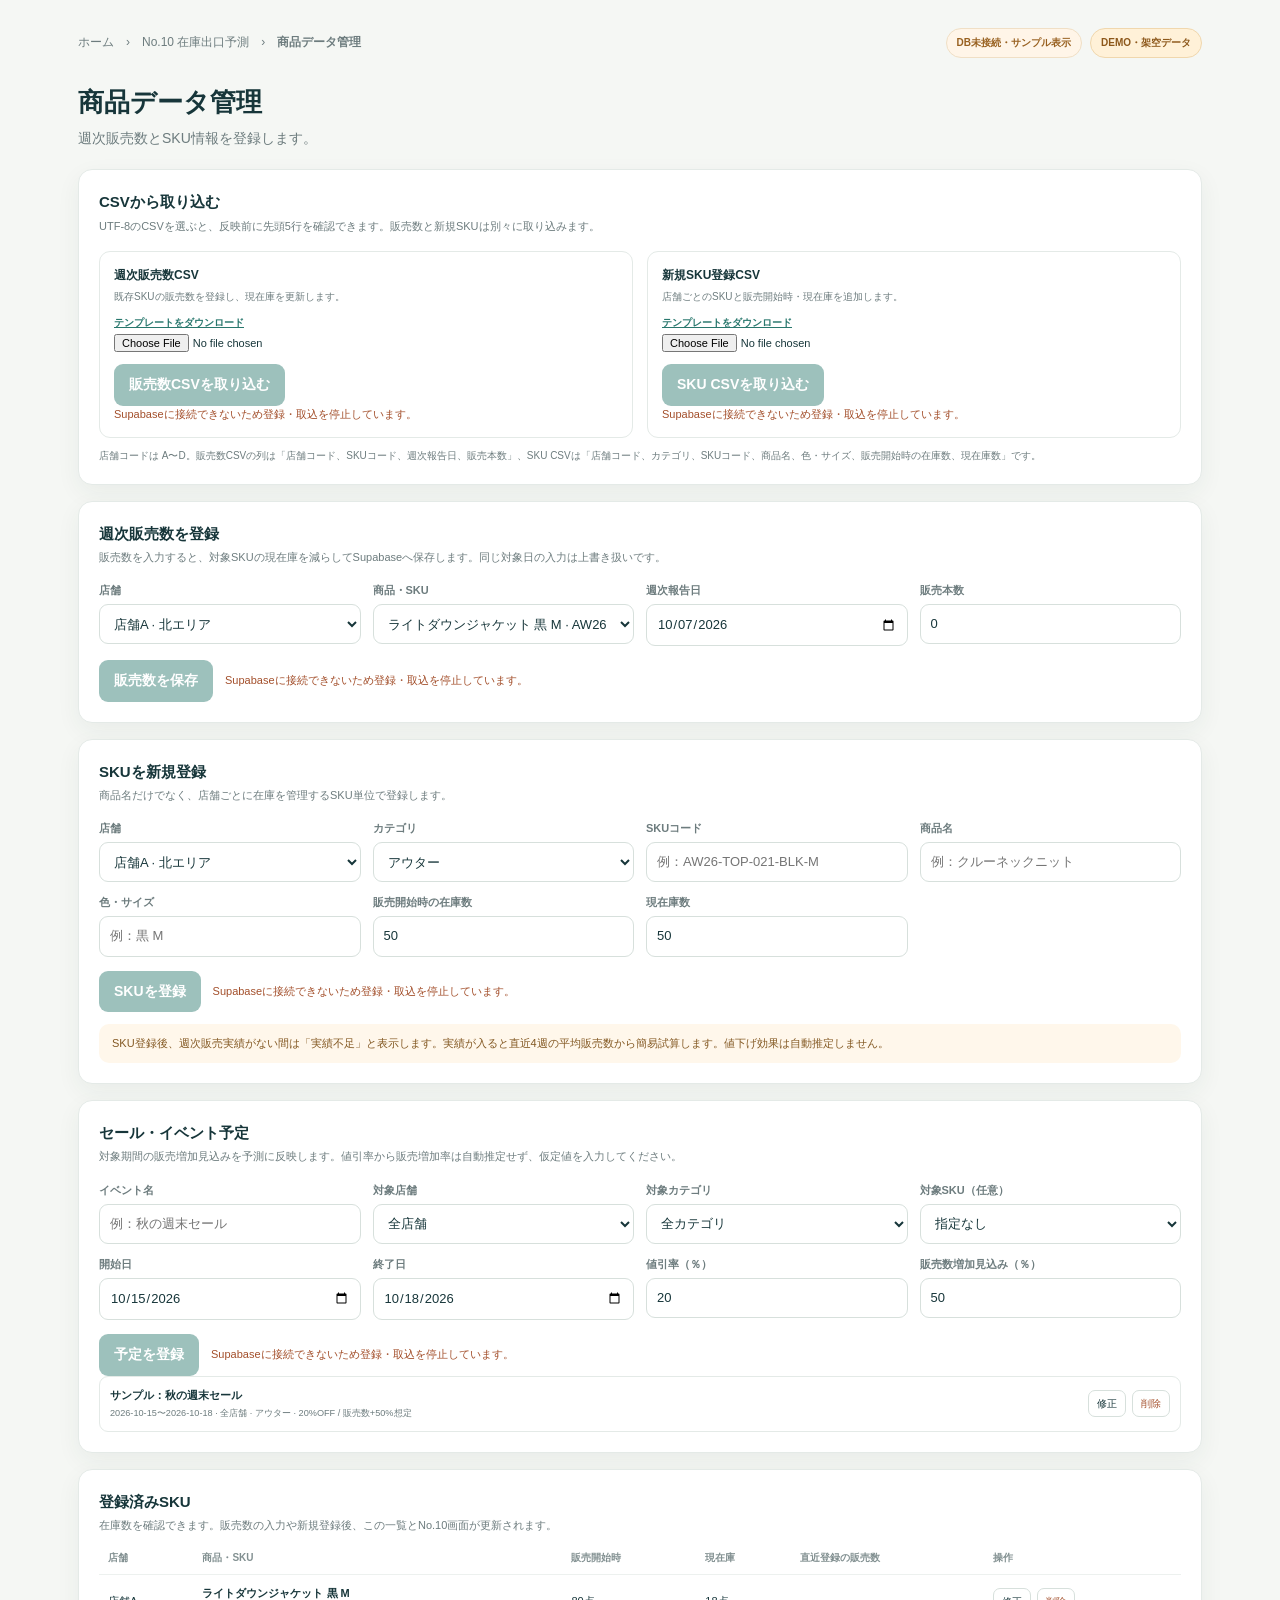
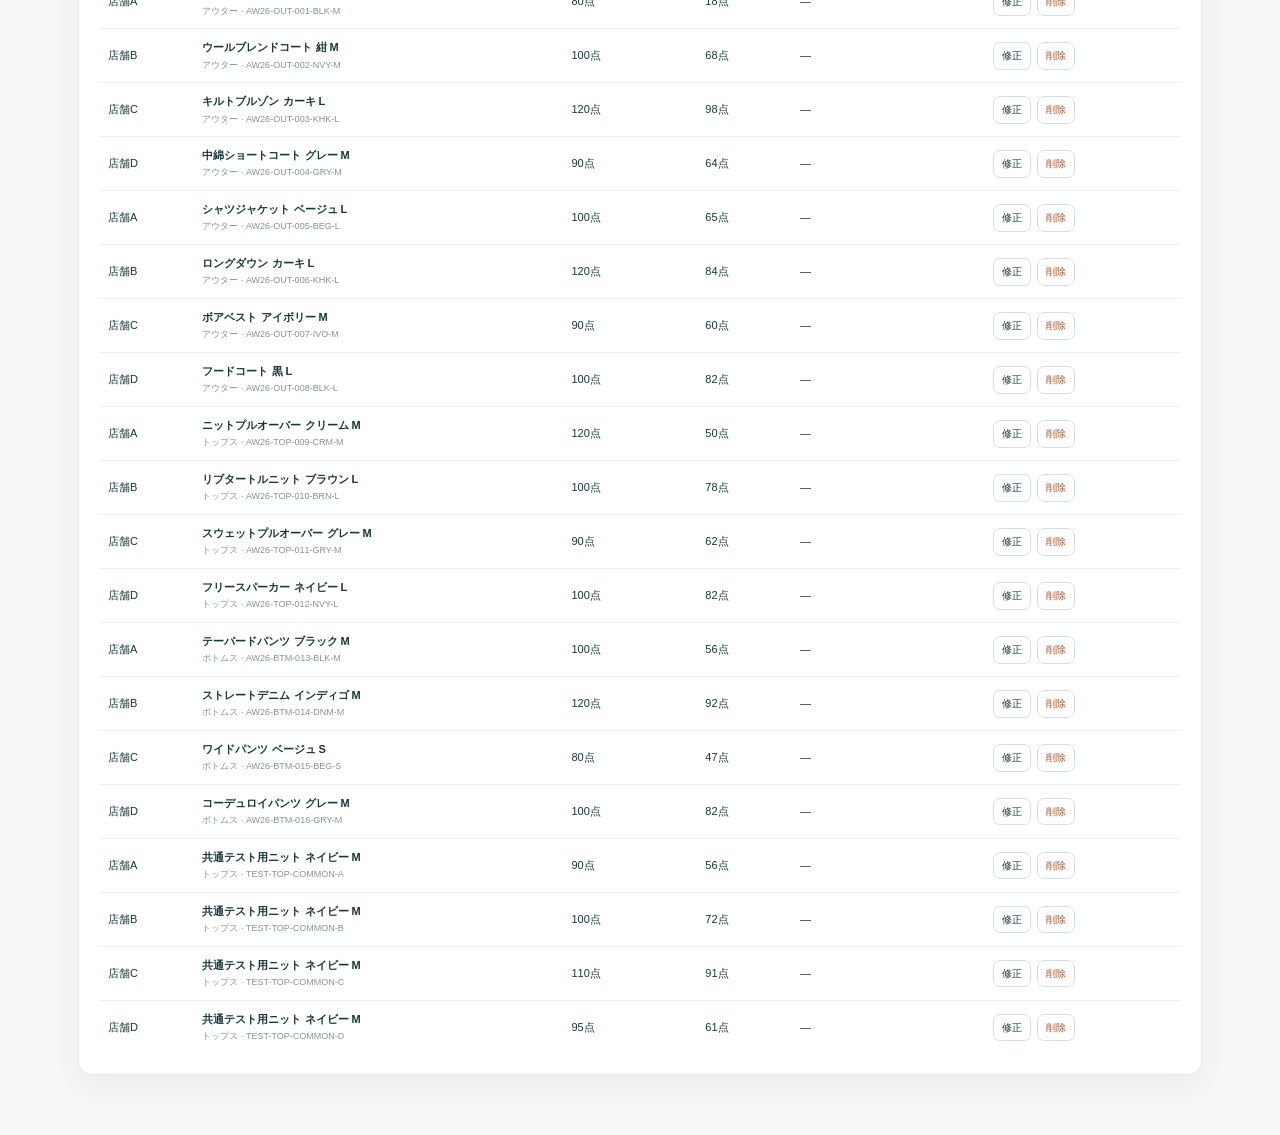
<file: C社/No10/manage.html>
<!doctype html>
<html lang="ja">
<head>
<meta charset="utf-8">
<meta name="viewport" content="width=device-width, initial-scale=1">
<title>商品データ管理 | No.10</title>
<style>
:root{--ink:#17363a;--muted:#6d7c7e;--line:#e4eae7;--paper:#f5f7f4;--card:#fff;--teal:#28776d;--teal-light:#eaf4f0;--orange:#a85e19;--shadow:0 8px 24px rgba(29,62,58,.06)}*{box-sizing:border-box}body{margin:0;background:var(--paper);color:var(--ink);font:14px/1.55 "Segoe UI","Yu Gothic UI","Meiryo",sans-serif}button,input,select{font:inherit;color:inherit}.app{max-width:1180px;margin:auto;padding:28px 28px 44px}.topbar{display:flex;justify-content:space-between;align-items:center;margin-bottom:24px}.breadcrumb{font-size:12px;color:var(--muted)}.breadcrumb a{color:var(--muted);text-decoration:none}.breadcrumb a:hover{color:var(--teal);text-decoration:underline}.badges{display:flex;gap:8px;align-items:center}.status,.demo{display:inline-flex;border-radius:999px;padding:6px 10px;font-size:10px;font-weight:750}.status{color:#327365;background:#eaf4f0;border:1px solid #d9e9e3}.status.error{color:#98601f;background:#fff5e8;border-color:#f0dfc5}.demo{color:#8d581b;background:#fff1d8;border:1px solid #f0d7ad}.heading{margin-bottom:20px}.heading h1{margin:0;font-size:26px}.heading p{margin:6px 0;color:var(--muted)}.card{background:var(--card);border:1px solid var(--line);border-radius:14px;box-shadow:var(--shadow);padding:20px;margin-bottom:16px}.card h2{font-size:15px;margin:0 0 4px}.hint{font-size:11px;color:var(--muted);margin:0 0 16px}.form-grid{display:grid;grid-template-columns:repeat(4,minmax(0,1fr));gap:12px}.field label{display:block;font-size:11px;font-weight:700;color:var(--muted);margin-bottom:5px}.field input,.field select{width:100%;min-height:40px;border:1px solid #d7e0dc;border-radius:9px;background:#fff;padding:9px 10px;font-size:13px}.actions{display:flex;align-items:center;gap:12px;margin-top:14px}.primary,.secondary{border:0;border-radius:9px;padding:10px 15px;font-weight:750;cursor:pointer}.primary{background:var(--teal);color:white}.primary:disabled{opacity:.45;cursor:not-allowed}.message{font-size:11px;color:var(--muted)}.message.error{color:#a34f2b}.table-wrap{overflow:auto}.table{width:100%;border-collapse:collapse;min-width:680px}.table th{font-size:10px;color:#829091;text-align:left;padding:0 9px 9px}.table td{font-size:11px;padding:10px 9px;border-top:1px solid #edf1ef}.sku-meta{display:block;color:#859291;font-size:9px;margin-top:2px}.count-input{width:100px;padding:7px;border:1px solid #d7e0dc;border-radius:7px}.empty{padding:20px;text-align:center;color:var(--muted);font-size:12px}.warning{padding:11px 13px;border-radius:10px;background:#fff7eb;color:#835822;font-size:11px;margin-top:12px}.csv-grid{display:grid;grid-template-columns:1fr 1fr;gap:14px}.csv-box{border:1px solid var(--line);border-radius:11px;padding:14px}.csv-box h3{font-size:12px;margin:0 0 5px}.csv-box p{font-size:10px;color:var(--muted);margin:0 0 10px}.csv-box input{width:100%;font-size:11px;margin:4px 0}.csv-tools{display:flex;align-items:center;gap:10px;flex-wrap:wrap}.csv-tools a{font-size:10px;color:var(--teal);font-weight:700}.csv-import{margin-top:8px}.csv-note{font-size:10px;color:var(--muted);margin-top:10px}@media(max-width:800px){.app{padding:20px 16px}.form-grid{grid-template-columns:repeat(2,minmax(0,1fr))}.topbar{align-items:flex-start;gap:10px}.badges{flex-wrap:wrap;justify-content:flex-end}}@media(max-width:600px){.csv-grid{grid-template-columns:1fr}}@media(max-width:500px){.form-grid{grid-template-columns:1fr}.card{padding:16px}.topbar{flex-direction:column}.badges{justify-content:flex-start}}
</style>
<style>.preview{display:none;margin-top:10px;padding:10px;border:1px solid #dce8e2;border-radius:9px;background:#f7fbf8;font-size:10px;overflow:auto}.preview.visible{display:block}.preview table{border-collapse:collapse;white-space:nowrap}.preview td,.preview th{padding:4px 7px;border-bottom:1px solid #e7eeea;text-align:left}.row-actions,.event-actions{display:flex;gap:6px;white-space:nowrap}.row-actions button,.event-actions button{border:1px solid #d7e0dc;border-radius:7px;background:#fff;padding:5px 8px;font-size:10px;cursor:pointer}.row-actions .danger,.event-actions .danger{color:#a34f2b}.event-list{display:grid;gap:8px}.event-row{display:flex;justify-content:space-between;align-items:center;gap:10px;padding:10px;border:1px solid var(--line);border-radius:9px;font-size:11px}.event-row strong{display:block}.event-row small{color:var(--muted)}.wide{grid-column:span 2}.secondary{background:#f1f5f3;border:1px solid #d7e0dc;color:var(--ink)}@media(max-width:500px){.wide{grid-column:auto}.event-row{align-items:flex-start;flex-direction:column}}</style>
</head>
<body>
<main class="app">
  <div class="topbar"><div class="breadcrumb"><a href="../index.html">ホーム</a>　›　<a href="index.html">No.10 在庫出口予測</a>　›　<strong>商品データ管理</strong></div><div class="badges"><span class="status" id="dbStatus">Supabase接続確認中</span><span class="demo">DEMO・架空データ</span></div></div>
  <header class="heading"><h1>商品データ管理</h1><p>週次販売数とSKU情報を登録します。</p></header>

  <section class="card">
    <h2>CSVから取り込む</h2>
    <p class="hint">UTF-8のCSVを選ぶと、反映前に先頭5行を確認できます。販売数と新規SKUは別々に取り込みます。</p>
    <div class="csv-grid">
      <div class="csv-box">
        <h3>週次販売数CSV</h3>
        <p>既存SKUの販売数を登録し、現在庫を更新します。</p>
        <div class="csv-tools"><a href="#" id="salesTemplate">テンプレートをダウンロード</a></div>
        <input type="file" id="salesCsv" accept=".csv,text/csv">
        <button class="primary csv-import" id="importSales" type="button">販売数CSVを取り込む</button>
        <div class="message" id="salesCsvMessage" aria-live="polite"></div>
        <div class="preview" id="salesPreview"></div>
      </div>
      <div class="csv-box">
        <h3>新規SKU登録CSV</h3>
        <p>店舗ごとのSKUと販売開始時・現在庫を追加します。</p>
        <div class="csv-tools"><a href="#" id="productTemplate">テンプレートをダウンロード</a></div>
        <input type="file" id="productCsv" accept=".csv,text/csv">
        <button class="primary csv-import" id="importProducts" type="button">SKU CSVを取り込む</button>
        <div class="message" id="productCsvMessage" aria-live="polite"></div>
        <div class="preview" id="productPreview"></div>
      </div>
    </div>
    <div class="csv-note">店舗コードは A〜D。販売数CSVの列は「店舗コード、SKUコード、週次報告日、販売本数」、SKU CSVは「店舗コード、カテゴリ、SKUコード、商品名、色・サイズ、販売開始時の在庫数、現在庫数」です。</div>
  </section>

  <section class="card">
    <h2>週次販売数を登録</h2>
    <p class="hint">販売数を入力すると、対象SKUの現在庫を減らしてSupabaseへ保存します。同じ対象日の入力は上書き扱いです。</p>
    <form id="salesForm">
      <div class="form-grid">
        <div class="field"><label for="salesStore">店舗</label><select id="salesStore" required></select></div>
        <div class="field"><label for="salesSku">商品・SKU</label><select id="salesSku" required></select></div>
        <div class="field"><label for="salesDate">週次報告日</label><input id="salesDate" type="date" value="2026-10-07" required></div>
        <div class="field"><label for="salesUnits">販売本数</label><input id="salesUnits" type="number" min="0" step="1" value="0" required></div>
      </div>
      <div class="actions"><button class="primary" type="submit" id="salesSubmit">販売数を保存</button><span class="message" id="salesMessage" aria-live="polite"></span></div>
    </form>
  </section>

  <section class="card">
    <h2>SKUを新規登録</h2>
    <p class="hint">商品名だけでなく、店舗ごとに在庫を管理するSKU単位で登録します。</p>
    <form id="productForm">
      <div class="form-grid">
        <div class="field"><label for="newStore">店舗</label><select id="newStore" required></select></div>
        <div class="field"><label for="newCategory">カテゴリ</label><select id="newCategory" required><option>アウター</option><option>トップス</option><option>ボトムス</option></select></div>
        <div class="field"><label for="newId">SKUコード</label><input id="newId" placeholder="例：AW26-TOP-021-BLK-M" required></div>
        <div class="field"><label for="newName">商品名</label><input id="newName" placeholder="例：クルーネックニット" required></div>
        <div class="field"><label for="newVariant">色・サイズ</label><input id="newVariant" placeholder="例：黒 M" required></div>
        <div class="field"><label for="newStart">販売開始時の在庫数</label><input id="newStart" type="number" min="1" step="1" value="50" required></div>
        <div class="field"><label for="newCurrent">現在庫数</label><input id="newCurrent" type="number" min="0" step="1" value="50" required></div>
      </div>
      <input type="hidden" id="editSkuId">
      <div class="actions"><button class="primary" type="submit" id="productSubmit">SKUを登録</button><button class="secondary" type="button" id="cancelEdit" hidden>編集をやめる</button><span class="message" id="productMessage" aria-live="polite"></span></div>
    </form>
    <div class="warning">SKU登録後、週次販売実績がない間は「実績不足」と表示します。実績が入ると直近4週の平均販売数から簡易試算します。値下げ効果は自動推定しません。</div>
  </section>

  <section class="card">
    <h2>セール・イベント予定</h2>
    <p class="hint">対象期間の販売増加見込みを予測に反映します。値引率から販売増加率は自動推定せず、仮定値を入力してください。</p>
    <form id="eventForm">
      <div class="form-grid">
        <div class="field"><label for="eventName">イベント名</label><input id="eventName" placeholder="例：秋の週末セール" required></div>
        <div class="field"><label for="eventStore">対象店舗</label><select id="eventStore" required></select></div>
        <div class="field"><label for="eventCategory">対象カテゴリ</label><select id="eventCategory"><option value="all">全カテゴリ</option><option>アウター</option><option>トップス</option><option>ボトムス</option></select></div>
        <div class="field"><label for="eventSku">対象SKU（任意）</label><select id="eventSku"><option value="">指定なし</option></select></div>
        <div class="field"><label for="eventStart">開始日</label><input id="eventStart" type="date" value="2026-10-15" required></div>
        <div class="field"><label for="eventEnd">終了日</label><input id="eventEnd" type="date" value="2026-10-18" required></div>
        <div class="field"><label for="eventDiscount">値引率（％）</label><input id="eventDiscount" type="number" min="0" max="90" step="1" value="20" required></div>
        <div class="field"><label for="eventUplift">販売数増加見込み（％）</label><input id="eventUplift" type="number" min="0" max="300" step="1" value="50" required></div>
      </div>
      <div class="actions"><button class="primary" type="submit" id="eventSubmit">予定を登録</button><button class="secondary" type="button" id="cancelEventEdit" hidden>編集をやめる</button><span class="message" id="eventMessage" aria-live="polite"></span></div>
    </form>
    <div class="event-list" id="eventRows"></div>
  </section>

  <section class="card">
    <h2>登録済みSKU</h2>
    <p class="hint">在庫数を確認できます。販売数の入力や新規登録後、この一覧とNo.10画面が更新されます。</p>
    <div class="table-wrap"><table class="table"><thead><tr><th>店舗</th><th>商品・SKU</th><th>販売開始時</th><th>現在庫</th><th>直近登録の販売数</th><th>操作</th></tr></thead><tbody id="skuRows"></tbody></table></div>
  </section>
</main>
<script src="data.js"></script>
<script src="manage.js"></script>
</body>
</html>
</file>
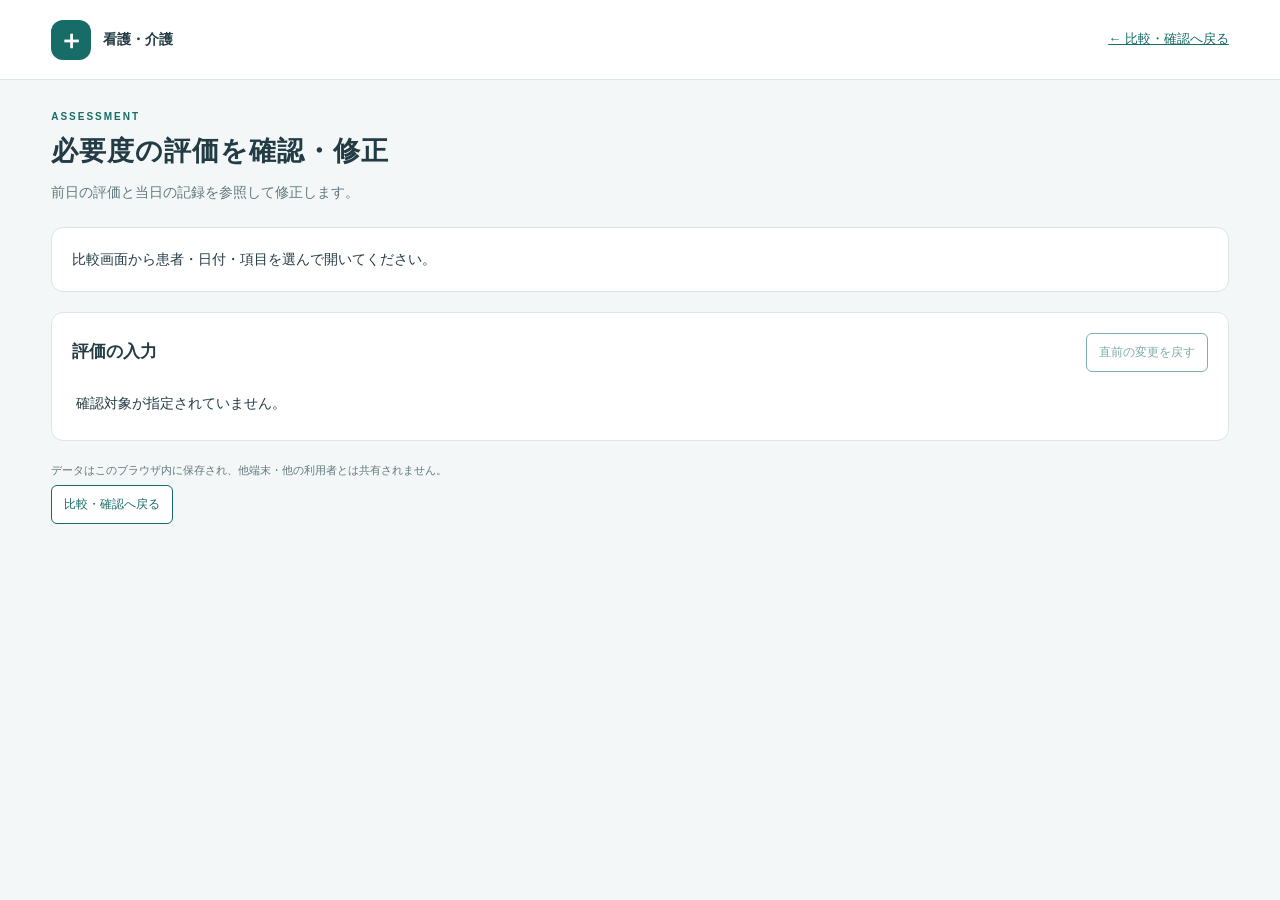
<file: 看護/No19/evaluation.html>
<!doctype html><html lang="ja"><head><meta charset="utf-8"><meta name="viewport" content="width=device-width,initial-scale=1"><title>必要度の評価｜看護_No.19</title><link rel="stylesheet" href="style.css?v=20261022-09"><link rel="stylesheet" href="workflow.css?v=20261022-09"><link rel="stylesheet" href="extensions.css?v=20261022-09"><script defer src="data.js?v=20261022-09"></script><script defer src="catalog.js?v=20261022-09"></script><script defer src="store.js?v=20261022-09"></script><script defer src="workflow-core.js?v=20261022-09"></script><script defer src="evaluation.js?v=20261022-09"></script></head><body><header><div class="brand"><span class="logo">＋</span>看護・介護</div><a id="assessment-back" href="index.html">← 比較・確認へ戻る</a></header><main><div class="title"><div><p class="eyebrow">ASSESSMENT</p><h1>必要度の評価を確認・修正</h1><p class="lead">前日の評価と当日の記録を参照して修正します。</p></div></div><section class="panel assessment-context" id="assessment-context"></section><section class="panel"><div class="sectionhead"><h2>評価の入力</h2><button id="assessment-undo" class="secondary" disabled>直前の変更を戻す</button></div><div id="assessment-workspace" class="evaluation-workspace"></div></section><details class="panel assessment-csv" id="assessment-csv"><summary>評価データをCSVで取り込む</summary><div class="settings-form"><p class="muted">UTF-8のCSVを選択するか、見出し行を含めて貼り付けてください。</p><p class="csv-header">患者ID,対象日,項目,評価</p><a class="button-link" download="評価_CSV見出し.csv" href="data:text/csv;charset=utf-8,%EF%BB%BF%E6%82%A3%E8%80%85ID,%E5%AF%BE%E8%B1%A1%E6%97%A5,%E9%A0%85%E7%9B%AE,%E8%A9%95%E4%BE%A1%0D%0A">見出し行をダウンロード</a><label>CSVファイル<input type="file" id="assessment-csv-file" accept=".csv,text/csv"></label><label>CSVの内容<textarea id="assessment-csv-text" rows="6"></textarea></label><button id="assessment-preview">取り込み内容を確認</button><div id="assessment-preview-result"></div><label class="check" id="assessment-overwrite-label" hidden><input type="checkbox" id="assessment-overwrite">既存評価の更新を確認した</label><button id="assessment-import" hidden>確認した内容を取り込む</button><p id="assessment-import-message" role="status"></p></div></details><p id="assessment-message" role="status"></p><button id="assessment-retry" class="secondary" hidden>保存を再試行</button><p class="storage-note">データはこのブラウザ内に保存され、他端末・他の利用者とは共有されません。</p><a id="assessment-return" class="button-link" href="index.html">比較・確認へ戻る</a></main></body></html>
</file>
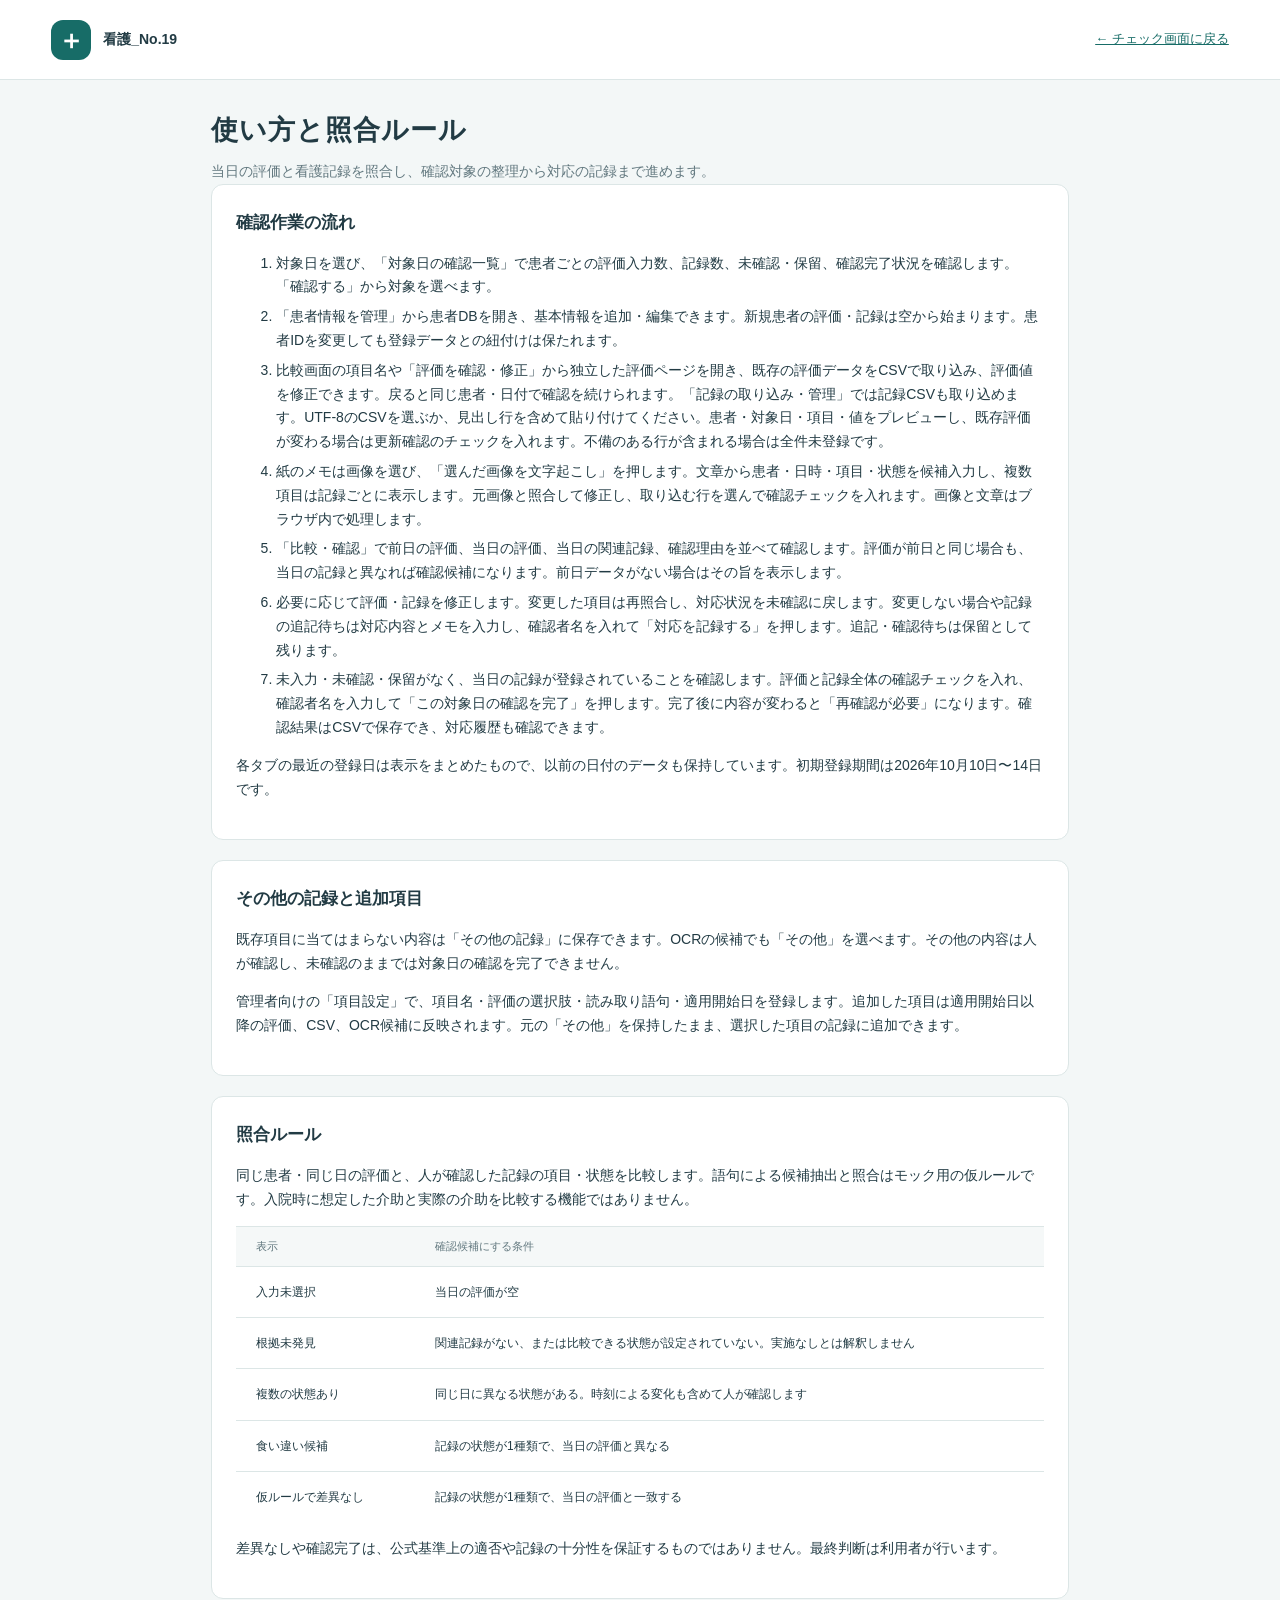
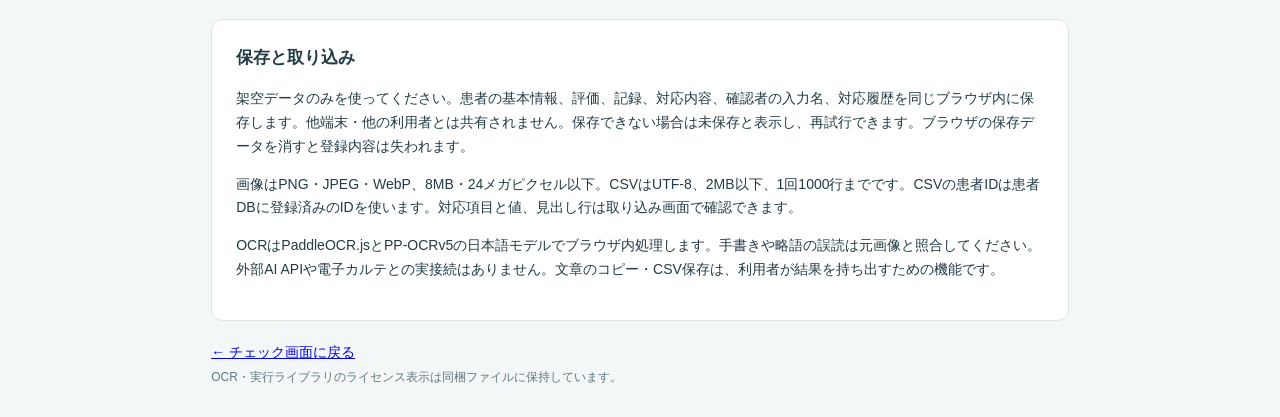
<file: 看護/No19/guide.html>
<!doctype html><html lang="ja"><head><meta charset="utf-8"><meta name="viewport" content="width=device-width,initial-scale=1"><title>使い方と照合ルール｜看護_No.19</title><link rel="stylesheet" href="style.css?v=20261022-09"></head><body><header><div class="brand"><span class="logo">＋</span>看護_No.19</div><a href="index.html">← チェック画面に戻る</a></header><main class="guide"><h1>使い方と照合ルール</h1><p class="lead">当日の評価と看護記録を照合し、確認対象の整理から対応の記録まで進めます。</p>
<section class="panel"><h2>確認作業の流れ</h2><ol><li>対象日を選び、「対象日の確認一覧」で患者ごとの評価入力数、記録数、未確認・保留、確認完了状況を確認します。「確認する」から対象を選べます。</li><li>「患者情報を管理」から患者DBを開き、基本情報を追加・編集できます。新規患者の評価・記録は空から始まります。患者IDを変更しても登録データとの紐付けは保たれます。</li><li>比較画面の項目名や「評価を確認・修正」から独立した評価ページを開き、既存の評価データをCSVで取り込み、評価値を修正できます。戻ると同じ患者・日付で確認を続けられます。「記録の取り込み・管理」では記録CSVも取り込めます。UTF-8のCSVを選ぶか、見出し行を含めて貼り付けてください。患者・対象日・項目・値をプレビューし、既存評価が変わる場合は更新確認のチェックを入れます。不備のある行が含まれる場合は全件未登録です。</li><li>紙のメモは画像を選び、「選んだ画像を文字起こし」を押します。文章から患者・日時・項目・状態を候補入力し、複数項目は記録ごとに表示します。元画像と照合して修正し、取り込む行を選んで確認チェックを入れます。画像と文章はブラウザ内で処理します。</li><li>「比較・確認」で前日の評価、当日の評価、当日の関連記録、確認理由を並べて確認します。評価が前日と同じ場合も、当日の記録と異なれば確認候補になります。前日データがない場合はその旨を表示します。</li><li>必要に応じて評価・記録を修正します。変更した項目は再照合し、対応状況を未確認に戻します。変更しない場合や記録の追記待ちは対応内容とメモを入力し、確認者名を入れて「対応を記録する」を押します。追記・確認待ちは保留として残ります。</li><li>未入力・未確認・保留がなく、当日の記録が登録されていることを確認します。評価と記録全体の確認チェックを入れ、確認者名を入力して「この対象日の確認を完了」を押します。完了後に内容が変わると「再確認が必要」になります。確認結果はCSVで保存でき、対応履歴も確認できます。</li></ol><p>各タブの最近の登録日は表示をまとめたもので、以前の日付のデータも保持しています。初期登録期間は2026年10月10日〜14日です。</p></section>
<section class="panel"><h2>その他の記録と追加項目</h2><p>既存項目に当てはまらない内容は「その他の記録」に保存できます。OCRの候補でも「その他」を選べます。その他の内容は人が確認し、未確認のままでは対象日の確認を完了できません。</p><p>管理者向けの「項目設定」で、項目名・評価の選択肢・読み取り語句・適用開始日を登録します。追加した項目は適用開始日以降の評価、CSV、OCR候補に反映されます。元の「その他」を保持したまま、選択した項目の記録に追加できます。</p></section><section class="panel"><h2>照合ルール</h2><p>同じ患者・同じ日の評価と、人が確認した記録の項目・状態を比較します。語句による候補抽出と照合はモック用の仮ルールです。入院時に想定した介助と実際の介助を比較する機能ではありません。</p><table><thead><tr><th>表示</th><th>確認候補にする条件</th></tr></thead><tbody><tr><td>入力未選択</td><td>当日の評価が空</td></tr><tr><td>根拠未発見</td><td>関連記録がない、または比較できる状態が設定されていない。実施なしとは解釈しません</td></tr><tr><td>複数の状態あり</td><td>同じ日に異なる状態がある。時刻による変化も含めて人が確認します</td></tr><tr><td>食い違い候補</td><td>記録の状態が1種類で、当日の評価と異なる</td></tr><tr><td>仮ルールで差異なし</td><td>記録の状態が1種類で、当日の評価と一致する</td></tr></tbody></table><p>差異なしや確認完了は、公式基準上の適否や記録の十分性を保証するものではありません。最終判断は利用者が行います。</p></section>
<section class="panel"><h2>保存と取り込み</h2><p>架空データのみを使ってください。患者の基本情報、評価、記録、対応内容、確認者の入力名、対応履歴を同じブラウザ内に保存します。他端末・他の利用者とは共有されません。保存できない場合は未保存と表示し、再試行できます。ブラウザの保存データを消すと登録内容は失われます。</p><p>画像はPNG・JPEG・WebP、8MB・24メガピクセル以下。CSVはUTF-8、2MB以下、1回1000行までです。CSVの患者IDは患者DBに登録済みのIDを使います。対応項目と値、見出し行は取り込み画面で確認できます。</p><p>OCRはPaddleOCR.jsとPP-OCRv5の日本語モデルでブラウザ内処理します。手書きや略語の誤読は元画像と照合してください。外部AI APIや電子カルテとの実接続はありません。文章のコピー・CSV保存は、利用者が結果を持ち出すための機能です。</p></section><a href="index.html">← チェック画面に戻る</a><p class="muted">OCR・実行ライブラリのライセンス表示は同梱ファイルに保持しています。</p></main></body></html>
</file>
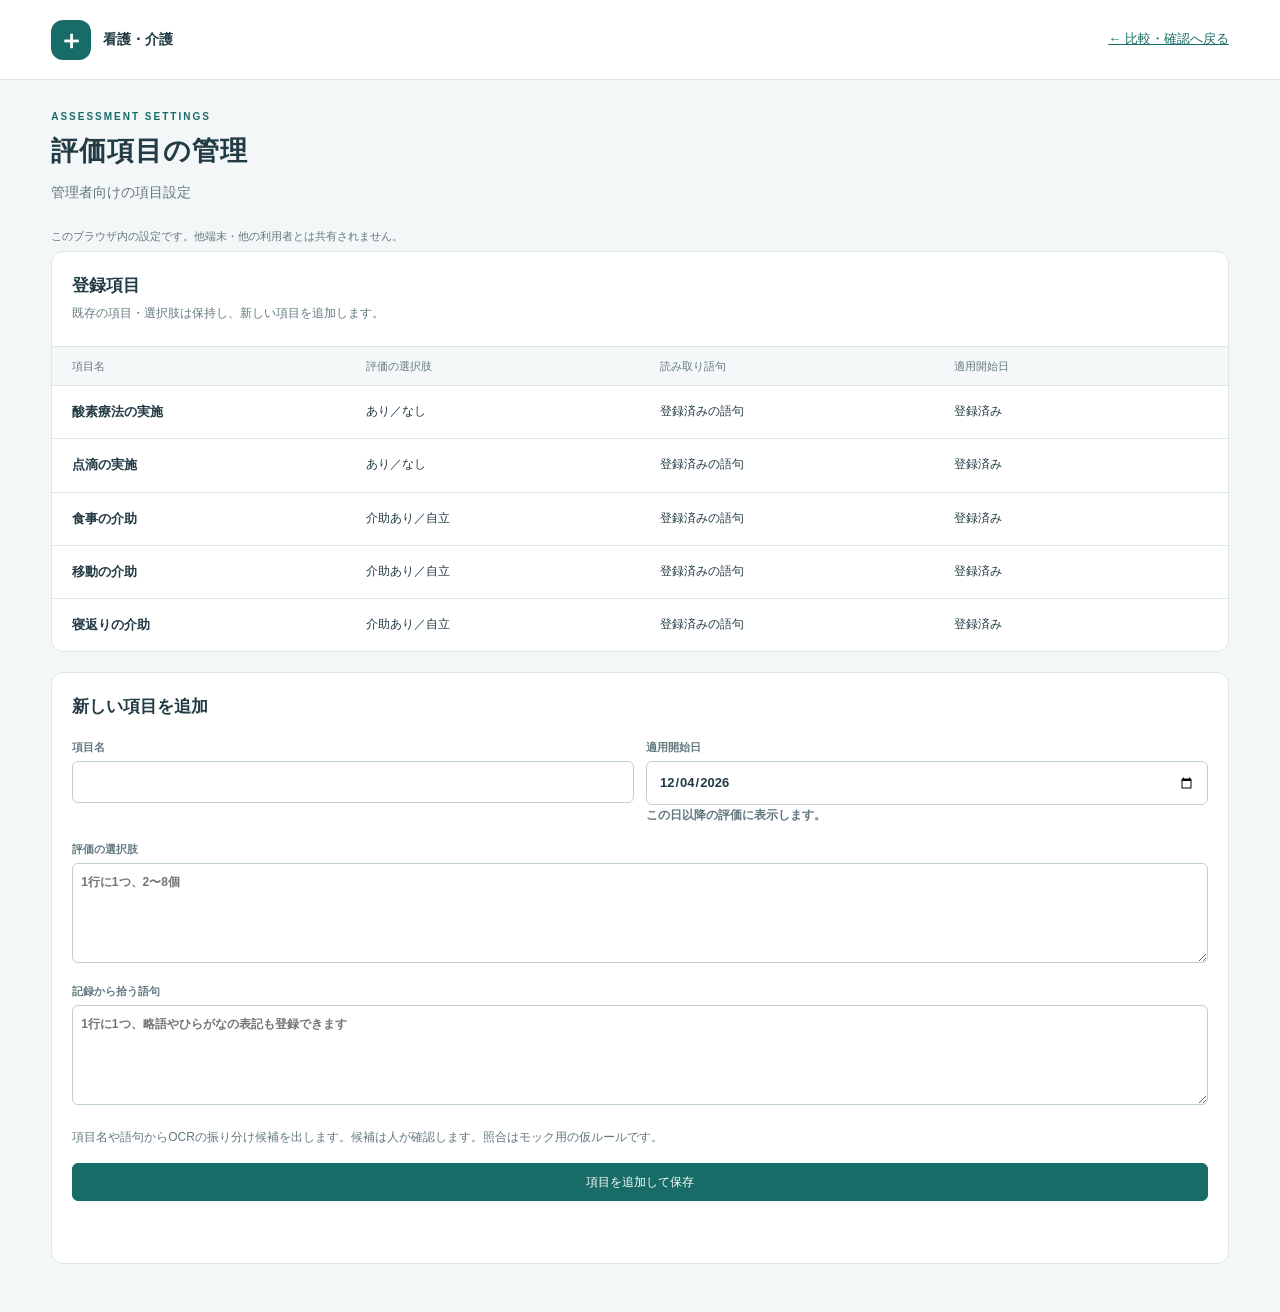
<file: 看護/No19/items.html>
<!doctype html><html lang="ja"><head><meta charset="utf-8"><meta name="viewport" content="width=device-width,initial-scale=1"><title>評価項目の管理｜看護_No.19</title><link rel="stylesheet" href="style.css?v=20261022-09"><link rel="stylesheet" href="extensions.css?v=20261022-09"><script defer src="data.js?v=20261022-09"></script><script defer src="catalog.js?v=20261022-09"></script><script defer src="store.js?v=20261022-09"></script><script defer src="items.js?v=20261022-09"></script></head><body><header><div class="brand"><span class="logo">＋</span>看護・介護</div><a id="items-back" href="index.html">← 比較・確認へ戻る</a></header><main><div class="title"><div><p class="eyebrow">ASSESSMENT SETTINGS</p><h1>評価項目の管理</h1><p class="lead">管理者向けの項目設定</p></div></div><p class="storage-note">このブラウザ内の設定です。他端末・他の利用者とは共有されません。</p><section class="panel"><div class="sectionhead"><div><h2>登録項目</h2><p class="muted">既存の項目・選択肢は保持し、新しい項目を追加します。</p></div></div><div class="tablewrap"><table class="catalog-table"><thead><tr><th>項目名</th><th>評価の選択肢</th><th>読み取り語句</th><th>適用開始日</th></tr></thead><tbody id="catalog-list"></tbody></table></div></section><section class="panel settings-form"><h2>新しい項目を追加</h2><form id="item-form"><div class="route-grid"><label>項目名<input id="item-name" maxlength="40" required></label><label>適用開始日<input id="item-from" type="date" required><span class="muted">この日以降の評価に表示します。</span></label></div><label>評価の選択肢<textarea id="item-options" rows="3" required placeholder="1行に1つ、2〜8個"></textarea></label><label>記録から拾う語句<textarea id="item-terms" rows="3" required placeholder="1行に1つ、略語やひらがなの表記も登録できます"></textarea></label><p class="muted">項目名や語句からOCRの振り分け候補を出します。候補は人が確認します。照合はモック用の仮ルールです。</p><button type="submit">項目を追加して保存</button><p id="item-message" role="status"></p></form></section></main></body></html>
</file>
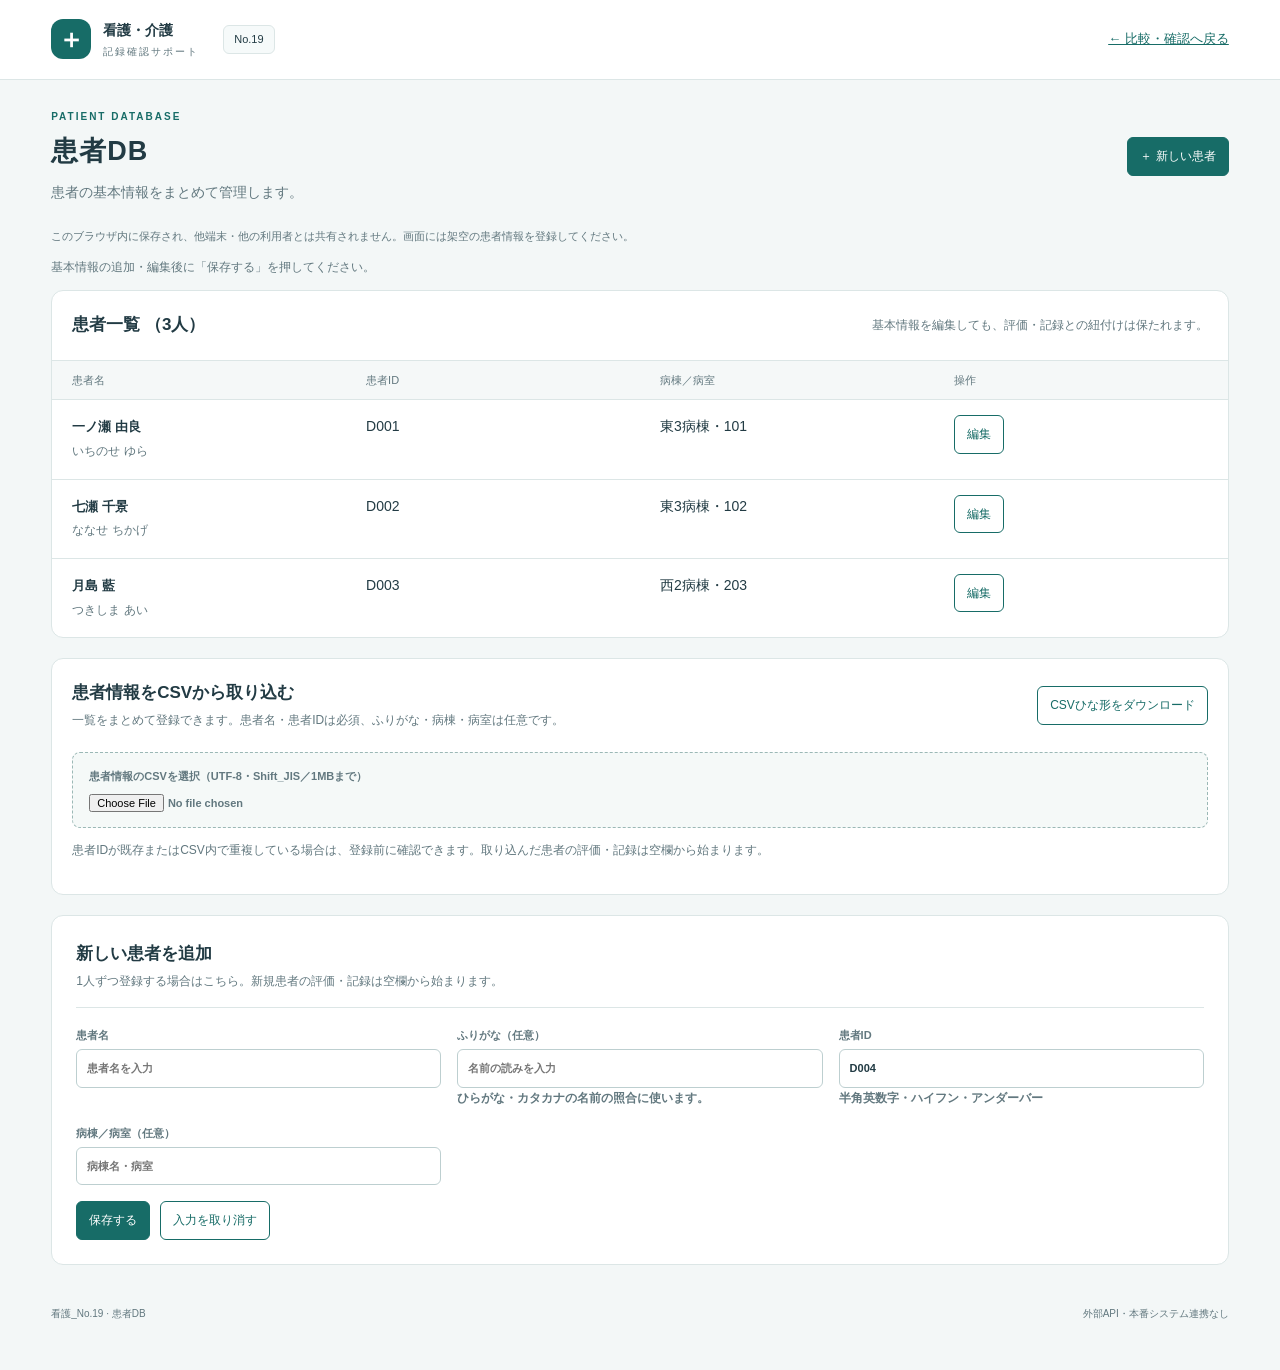
<file: 看護/No19/patients.html>
<!doctype html>
<html lang="ja">
<head>
<meta charset="utf-8">
<meta name="viewport" content="width=device-width,initial-scale=1">
<title>患者DB｜看護_No.19</title>
<link rel="stylesheet" href="style.css">
<link rel="stylesheet" href="patients.css?v=20261030-01">
<script defer src="data.js?v=20261022-09"></script>
<script defer src="catalog.js?v=20261022-09"></script>
<script defer src="store.js?v=20261022-09"></script>
<script defer src="patients.js?v=20261030-01"></script>
</head>
<body>
<header><div class="brand"><span class="logo">＋</span><div>看護・介護<span class="sub">記録確認サポート</span></div></div><span class="chip">No.19</span><a href="index.html" id="back-main">← 比較・確認へ戻る</a></header>
<main>
  <div class="title"><div><p class="eyebrow">PATIENT DATABASE</p><h1>患者DB</h1><p class="lead">患者の基本情報をまとめて管理します。</p></div><button id="new-patient">＋ 新しい患者</button></div>
  <p class="storage-note">このブラウザ内に保存され、他端末・他の利用者とは共有されません。画面には架空の患者情報を登録してください。</p>
  <p id="db-message" role="status" class="message"></p>
  <section class="panel"><div class="sectionhead"><h2>患者一覧 <span id="patient-count"></span></h2><span class="muted">基本情報を編集しても、評価・記録との紐付けは保たれます。</span></div><div class="tablewrap"><table class="patient-table"><thead><tr><th>患者名</th><th>患者ID</th><th>病棟／病室</th><th>操作</th></tr></thead><tbody id="patient-list"></tbody></table></div></section>
  <section class="panel patient-import">
    <div class="sectionhead"><div><h2>患者情報をCSVから取り込む</h2><p class="muted">一覧をまとめて登録できます。患者名・患者IDは必須、ふりがな・病棟・病室は任意です。</p></div><a id="patient-template" class="secondary-link" download="患者DB_取込ひな形.csv">CSVひな形をダウンロード</a></div>
    <div class="patient-import-body">
      <label class="upload-label">患者情報のCSVを選択（UTF-8・Shift_JIS／1MBまで）<input id="patient-csv" type="file" accept=".csv,text/csv"></label>
      <p class="muted">患者IDが既存またはCSV内で重複している場合は、登録前に確認できます。取り込んだ患者の評価・記録は空欄から始まります。</p>
      <p id="patient-import-status" role="status" aria-live="polite" class="message"></p>
      <div id="patient-import-preview" hidden>
        <div class="patient-import-summary" id="patient-import-summary"></div>
        <div class="tablewrap"><table class="patient-table"><thead><tr><th>患者名</th><th>患者ID</th><th>ふりがな</th><th>病棟／病室</th><th>確認</th></tr></thead><tbody id="patient-import-rows"></tbody></table></div>
        <div class="patient-import-actions"><button id="patient-import-confirm" type="button" disabled>確認した患者を登録</button><button id="patient-import-cancel" type="button" class="secondary">取り消す</button></div>
      </div>
    </div>
  </section>
  <section class="panel db-editor"><h2 id="editor-title">新しい患者を追加</h2><p class="muted">1人ずつ登録する場合はこちら。新規患者の評価・記録は空欄から始まります。</p>
    <form id="patient-form" class="patient-form"><label>患者名<input id="patient-name" maxlength="40" required placeholder="患者名を入力"></label><label>ふりがな（任意）<input id="patient-kana" maxlength="80" placeholder="名前の読みを入力"><span class="muted">ひらがな・カタカナの名前の照合に使います。</span></label><label>患者ID<input id="patient-id" maxlength="30" pattern="[A-Za-z0-9_-]+" required><span class="muted">半角英数字・ハイフン・アンダーバー</span></label><label>病棟／病室（任意）<input id="patient-room" maxlength="80" placeholder="病棟名・病室"></label><div class="patient-form-actions"><button type="submit">保存する</button><button type="button" id="cancel-edit" class="secondary">入力を取り消す</button></div></form>
  </section>
  <footer>看護_No.19 · 患者DB<span>外部API・本番システム連携なし</span></footer>
</main>
</body>
</html>
</file>
<file: 看護/No19/style.css>
:root{--ink:#223b44;--muted:#62787f;--teal:#176c67;--line:#dce6e6;--bg:#f3f7f7;--orange:#9a5319}*{box-sizing:border-box}body{margin:0;background:var(--bg);color:var(--ink);font-family:"Noto Sans JP","Yu Gothic",Meiryo,sans-serif;font-size:14px;line-height:1.7}header{height:80px;display:flex;align-items:center;gap:24px;padding:0 4%;background:white;border-bottom:1px solid var(--line)}header a{margin-left:auto;color:var(--teal);font-size:13px}.brand{display:flex;align-items:center;gap:12px;font-weight:700}.logo{background:var(--teal);color:white;border-radius:12px;font-size:26px;width:40px;height:40px;text-align:center;line-height:40px}.sub{display:block;font-size:10px;font-weight:400;color:var(--muted);letter-spacing:2px}.chip{display:inline-block;font-size:11px;border:1px solid var(--line);background:#f6fafa;border-radius:6px;padding:4px 10px;white-space:nowrap}main{max-width:1440px;margin:auto;padding:28px 4%}.title{display:flex;justify-content:space-between;align-items:center;gap:20px;margin-bottom:22px}.eyebrow{font-size:10px;letter-spacing:2px;color:var(--teal);font-weight:700;margin:0 0 4px}h1{font-size:27px;letter-spacing:1px;margin:0}h2{font-size:17px;margin:0}.lead{margin:6px 0 0;color:var(--muted)}.human{border-left:3px solid var(--teal);padding-left:16px;font-weight:700}.human span{display:block;font-size:11px;color:var(--muted);font-weight:400}.notice{background:#edf5f3;border:1px solid #c8dfd9;border-radius:8px;padding:12px 16px;font-size:12px;color:#315f58}.steps{display:flex;gap:30px;margin:20px 0;color:var(--teal);font-size:12px}.panel{background:white;border:1px solid var(--line);border-radius:12px;margin-bottom:20px;overflow:hidden}.target{display:flex;align-items:center;gap:22px;padding:20px}.target>div:first-child{margin-right:8px}.muted{color:var(--muted);font-size:12px;margin:2px 0}label{display:block;font-size:11px;font-weight:700;color:var(--muted)}select,button,textarea{font:inherit}select{display:block;margin-top:4px;padding:8px 30px 8px 10px;border:1px solid #bdcfd0;border-radius:6px;background:white;color:var(--ink);font-size:13px;min-height:40px}button{cursor:pointer;border:1px solid var(--teal);background:var(--teal);color:white;border-radius:6px;padding:8px 12px;font-size:12px}.secondary{background:white;color:var(--teal)}#reset{margin-left:auto}.summary{display:grid;grid-template-columns:repeat(4,1fr);gap:14px;margin-bottom:20px}.metric{background:white;border:1px solid var(--line);border-radius:10px;padding:14px 20px}.metric span{display:block;color:var(--muted);font-size:12px}.metric b{font-size:29px;font-weight:600;line-height:1.5}.metric small{font-size:12px;margin-left:6px}.metric.attention{border-top:3px solid #c37b3d}.metric.attention b{color:var(--orange)}.sectionhead{display:flex;justify-content:space-between;align-items:center;gap:18px;padding:20px}.tablewrap{overflow:auto}table{border-collapse:collapse;width:100%;text-align:left;table-layout:fixed}th{background:#f5f8f8;color:var(--muted);font-size:11px;font-weight:500;padding:10px 20px;border-top:1px solid var(--line)}th:nth-child(1){width:19%}th:nth-child(2){width:15%}th:nth-child(3){width:44%}th:nth-child(4){width:22%}td{padding:15px 20px;border-top:1px solid var(--line);vertical-align:top}td select{width:100%;margin:0}td strong{font-size:13px}.note{font-size:12px;margin:0 0 8px}.note:last-child{margin:0}.note small{color:var(--muted);font-size:10px;display:block}.badge{display:inline-block;font-size:11px;border-radius:5px;padding:3px 8px;background:#fff2e7;color:#92521d;border:1px solid #edcfb2}.badge.same{background:#edf5f2;color:#44695d;border-color:#d2e4dd}.badge.missing,.badge.missingInput{background:#f7f3e5;color:#7e672d;border-color:#e8ddb8}.badge.mixed{background:#eeeff9;color:#625b8d;border-color:#d5d6ec}.filters{display:flex;gap:10px}.issue{display:grid;grid-template-columns:1fr 260px;gap:25px;border-top:1px solid var(--line);padding:20px}.issue h3{margin:0 0 8px;font-size:15px}.issue p{font-size:12px;margin:8px 0}.issue .excerpt{background:#f7f9f9;border-left:3px solid #b5cecc;padding:10px 14px;margin:12px 0}.current{font-size:12px;color:var(--teal);margin-left:12px}.actions{border-left:1px solid var(--line);padding-left:20px}.actions select{width:100%}textarea{width:100%;height:60px;resize:vertical;margin-top:4px;border:1px solid #bdcfd0;border-radius:6px;padding:8px;font-size:12px}.actions label+label{margin-top:10px}.actions button{margin-top:6px}.empty{padding:32px;text-align:center;background:#f8fbfa;color:var(--muted)}.empty strong{display:block;color:var(--teal);font-size:16px}.records summary{padding:18px 20px;cursor:pointer;font-weight:700}.records #allrecords{padding:0 20px 20px;display:grid;grid-template-columns:1fr 1fr;gap:12px}.records .note{padding:12px;background:#f5f8f8;border-radius:6px}.message{font-size:12px;color:var(--muted)}footer{display:flex;justify-content:space-between;padding:20px 0;color:var(--muted);font-size:10px}button:hover{filter:brightness(.93)}:focus-visible{outline:3px solid #65aaa3;outline-offset:3px}.guide{max-width:960px}.guide section{padding:24px}.guide h2{margin:0 0 12px}.guide h3{font-size:14px}.guide table{table-layout:auto}.guide th{width:auto!important}.guide td{font-size:12px}.guide li{margin:6px 0}@media(max-width:1000px){.target{flex-wrap:wrap}.target #reset{margin:0}.sectionhead{align-items:flex-start;flex-wrap:wrap}.issue{grid-template-columns:1fr 220px}th,td{padding:12px}table{min-width:760px}.human{display:none}}@media(max-width:650px){main{padding:20px 14px}header{padding:0 14px;gap:12px}header .chip{display:none}h1{font-size:21px}.steps{gap:10px;font-size:10px}.summary{grid-template-columns:1fr 1fr}.metric{padding:12px}.issue{grid-template-columns:1fr}.actions{border-left:0;border-top:1px solid var(--line);padding:14px 0 0}.filters{width:100%}.filters label{width:50%}.filters select{width:100%}.records #allrecords{grid-template-columns:1fr}footer{display:block}.guide section{padding:18px}}
[hidden]{display:none!important}.tabs{display:flex;border-bottom:1px solid #bcd1cf;gap:8px;margin:0 0 20px}.tabs button{background:transparent;color:var(--muted);border:0;border-radius:7px 7px 0 0;padding:14px 24px;font-size:14px}.tabs button[aria-selected=true]{background:white;color:var(--teal);font-weight:700;box-shadow:inset 0 -3px var(--teal)}.evaluation-grid{padding:0 20px 24px;display:grid;grid-template-columns:repeat(3,1fr);gap:16px}.evaluation-grid label{padding:18px;background:#f4f8f7;border:1px solid var(--line);border-radius:8px;font-size:13px}.evaluation-grid select{width:100%}.import-layout{display:grid;grid-template-columns:1fr 1fr;gap:32px;padding:0 24px 24px}.import-step{font-size:14px;font-weight:700;margin:0 0 16px}.paper{min-height:310px;border-radius:4px;background:#faf5e6;box-shadow:0 6px 20px #253b4320;transform:rotate(-1deg);padding:25px;background-image:repeating-linear-gradient(transparent,transparent 35px,#c6d5df 36px);color:#273e66;margin:0 8px 24px}.paper svg{width:100%;height:auto;display:block}.paper svg text{font-family:"Yu Kyokasho","KaiTi",cursive;font-size:20px;fill:#273e66}.import-layout label{margin:10px 0}.import-layout input:not([type=checkbox]){display:block;width:100%;padding:9px;border:1px solid #bdcfd0;border-radius:6px;background:white;font:inherit;color:var(--ink)}.import-layout textarea{height:95px}.import-layout select{width:100%}.check{display:flex;align-items:center;gap:8px;font-size:12px}.check input{width:18px;height:18px}.record-edit{display:grid;grid-template-columns:140px 1fr 160px 90px;gap:14px;padding:18px 20px;border-top:1px solid var(--line);align-items:center}.record-edit textarea{height:68px}.record-edit select{width:100%}.record-edit small{display:block;color:var(--muted);font-size:10px}#import-submit:disabled{background:#79928c;border-color:#79928c;cursor:default}@media(max-width:800px){.import-layout{grid-template-columns:1fr}.evaluation-grid{grid-template-columns:1fr 1fr}.record-edit{grid-template-columns:1fr 1fr}.record-edit textarea{grid-column:1/-1;grid-row:2}.tabs button{font-size:12px;padding:12px 9px}}@media(max-width:500px){.evaluation-grid{grid-template-columns:1fr}.tabs{gap:0}}
.upload-label{padding:14px;background:#eef5f3;border:1px dashed #94b5ad;border-radius:8px;margin-bottom:12px}.upload-label input{display:block;margin-top:8px;font-size:12px;width:100%}.paper:has(img){transform:none;background:white;padding:10px}.paper img{width:100%;max-height:520px;object-fit:contain}.ocr-buttons{display:flex;gap:8px;flex-wrap:wrap;margin:12px 0}progress{width:100%;accent-color:var(--teal)}.record-source{grid-column:1/-1}.record-source img{max-width:100%;max-height:350px;object-fit:contain;display:block;margin:12px 0}.record-source pre{white-space:pre-wrap;overflow-wrap:anywhere;background:#f4f8f7;padding:12px;font-size:12px}.tabs{margin-bottom:0} [role=tabpanel]{padding-top:18px}.target{margin-bottom:20px}button:disabled{opacity:.55;cursor:default}
.target{flex-wrap:wrap}.target input[type=date]{display:block;margin-top:4px;padding:8px 10px;border:1px solid #bdcfd0;border-radius:6px;font:inherit;color:var(--ink);min-height:40px;background:white}.patient-form{flex:0 0 100%;display:grid;grid-template-columns:1fr 1fr 1fr;gap:16px;border-top:1px solid var(--line);padding-top:18px}.patient-form-title,.patient-form-actions,#patient-add-message{grid-column:1/-1}.patient-form input{display:block;width:100%;padding:9px 10px;margin-top:4px;border:1px solid #bdcfd0;border-radius:6px;font:inherit;color:var(--ink)}.patient-form-actions{display:flex;gap:10px}#open-add-patient{white-space:nowrap}@media(max-width:700px){.patient-form{grid-template-columns:1fr}}

.button-link{display:inline-block;color:var(--teal);border:1px solid var(--teal);border-radius:6px;padding:8px 12px;text-decoration:none;font-size:12px;background:white}.db-editor{padding:24px}.db-editor .patient-form{margin-top:16px}.patient-table th{width:25%}.patient-table td{overflow-wrap:anywhere}.save-error{color:#a33423;background:#fff0eb;border:1px solid #d49b8c;padding:12px;border-radius:6px;font-weight:700}
.header-actions{display:flex;align-items:center;gap:20px;margin-left:auto}.header-actions a{margin-left:0}.header-actions .header-db{padding:8px 14px;border-radius:6px;background:var(--teal);color:white;text-decoration:none;font-weight:700}.header-actions .header-db:hover{filter:brightness(.93)}@media(max-width:650px){header{height:auto;min-height:72px;flex-wrap:wrap;padding-top:10px;padding-bottom:10px;gap:8px 14px}.header-actions{width:100%;justify-content:flex-end;gap:16px}}

.route-grid{display:grid;grid-template-columns:1fr 1fr;gap:12px}.route-status{display:block;min-height:1.5em;font-weight:400;color:var(--muted);margin-top:3px}.import-layout #reroute-memo{margin:0 0 10px}.import-layout #import-date{display:block;width:100%;padding:9px;border:1px solid #bdcfd0;border-radius:6px;background:white;font:inherit;color:var(--ink)}@media(max-width:500px){.route-grid{grid-template-columns:1fr}}
.paper-empty{min-height:260px;display:grid;place-content:center;text-align:center;color:var(--muted);font-size:13px;background:#f8faf9;border:1px dashed #c7d5d2}.paper:has(.paper-empty){transform:none;background:#f8faf9;background-image:none;box-shadow:none;padding:0}
.scope-note{margin:0 0 18px;padding:6px 10px;border-left:2px solid #b8ceca;color:#62787f;font-size:11px}.storage-note{margin:16px 0 6px;color:var(--muted);font-size:11px}
/* Per-record memo review, kept within the existing import panel. */
.memo-entry{margin:14px 0;padding:16px;border:1px solid #c9dedd;border-radius:8px;background:#f7fbfa}
.memo-entry-head{display:flex;align-items:center;justify-content:space-between;gap:10px;margin-bottom:12px}
.memo-entry-head .check{margin:0}.memo-entry textarea{min-height:90px}
#add-memo-row{margin:12px 0}#batch-count{margin:22px 0 8px}
.evaluation-workspace{padding:0 24px 24px}
.evaluation-overview{display:flex;align-items:center;gap:16px;padding:0 0 20px;flex-wrap:wrap}
.evaluation-overview>div{min-width:190px}.evaluation-overview strong{font-size:20px;color:var(--ink)}
.evaluation-overview strong span{font-size:12px;color:var(--muted);font-weight:400}
.evaluation-progress{height:5px;background:#e3edeb;border-radius:8px;margin-top:10px;overflow:hidden}.evaluation-progress span{display:block;height:100%;background:var(--teal)}
.evaluation-overview>.muted{margin-right:auto}.evaluation-overview button:disabled{opacity:.45;cursor:default}
.evaluation-filters{display:flex;gap:8px;margin:0 0 18px}.evaluation-filters button{display:flex;gap:12px;align-items:center;padding:8px 14px}
.evaluation-filters button[aria-pressed=true]{color:white;background:var(--teal);border-color:var(--teal)}
.evaluation-filters button span{font-size:11px;opacity:.8}
.evaluation-columns{display:grid;grid-template-columns:270px minmax(0,1fr);gap:24px;align-items:start}
.evaluation-list{display:grid;gap:9px}.evaluation-list .evaluation-item{display:grid;grid-template-columns:1fr auto;gap:10px;text-align:left;background:#f7faf9;border:1px solid var(--line);color:var(--ink);padding:16px;border-radius:8px;box-shadow:none;width:100%}
.evaluation-item strong{font-size:13px;align-self:center}.evaluation-current{font-size:12px;font-weight:600}.evaluation-item .badge{grid-column:1/-1;justify-self:start;font-size:10px}
.evaluation-list .evaluation-item[aria-pressed=true]{background:#edf7f5;border-color:var(--teal);box-shadow:inset 3px 0 var(--teal)}
.evaluation-detail{border:1px solid var(--line);border-radius:10px;padding:24px;min-width:0;background:#fff}
.evaluation-detail-heading{display:flex;justify-content:space-between;align-items:center;gap:12px;margin-bottom:24px}.evaluation-detail-heading h3{font-size:21px;margin:0}.evaluation-detail-heading .eyebrow{margin:0 0 7px}
.evaluation-options{border:0;padding:0;margin:0 0 18px;display:flex;gap:8px;flex-wrap:wrap}.evaluation-options legend{font-size:12px;font-weight:600;margin-bottom:10px;color:var(--muted)}
.evaluation-options label{position:relative;cursor:pointer;margin:0}.evaluation-options input{position:absolute;opacity:0;width:1px;height:1px}
.evaluation-options span{display:block;padding:12px 25px;border:1px solid #bdcfcb;border-radius:6px;color:var(--ink);font-size:14px;background:white;font-weight:600}
.evaluation-options input:checked+span{background:var(--teal);color:white;border-color:var(--teal)}
.evaluation-options input:focus-visible+span{outline:3px solid #8ac4ba;outline-offset:3px}
.evaluation-result{font-size:12px;line-height:1.8;background:#f4f8f7;border-left:3px solid #b4c8c3;padding:12px 14px;margin-bottom:24px}
.evaluation-result.mismatch,.evaluation-result.missing,.evaluation-result.missingInput,.evaluation-result.mixed{background:#fff9ee;border-color:#cfaa6d}
.evaluation-evidence-head{display:flex;justify-content:space-between;align-items:center;border-bottom:1px solid var(--line);padding-bottom:10px;margin-bottom:4px}.evaluation-evidence-head h4{margin:0;font-size:13px}.evaluation-evidence-head>span{font-size:11px;color:var(--muted)}
.evaluation-evidence article{padding:16px 0;border-bottom:1px solid var(--line)}.evaluation-evidence article:last-child{border-bottom:0}
.evidence-time{display:flex;align-items:center;gap:12px;font-size:13px}.evidence-time strong{font-variant-numeric:tabular-nums}.evidence-time span{font-size:11px;background:#eff4f2;border-radius:4px;padding:3px 8px;color:var(--teal)}
.evaluation-evidence p{white-space:pre-wrap;font-size:13px;line-height:1.8;margin:10px 0 6px}.evaluation-evidence small{color:var(--muted);font-size:10px}
.evaluation-edit-link{display:block;background:none;color:var(--teal);border:0;padding:7px 0 0;border-radius:0;text-decoration:underline;font-size:11px;white-space:nowrap}
@media(max-width:850px){.evaluation-columns{grid-template-columns:1fr}.evaluation-list{grid-template-columns:repeat(2,minmax(0,1fr))}.evaluation-detail{padding:18px}.evaluation-item strong{font-size:12px}.evaluation-workspace{padding:0 16px 18px}}
@media(max-width:500px){.evaluation-list{grid-template-columns:1fr}.evaluation-filters{gap:6px}.evaluation-filters button{padding:8px 10px}.evaluation-options{gap:6px}.evaluation-options span{padding:11px 18px}.evaluation-detail-heading{align-items:flex-start;flex-direction:column}}

.date-coverage{display:flex;align-items:center;gap:16px;flex-wrap:wrap;margin:-10px 0 20px;padding:12px 18px;border:1px solid var(--line);border-radius:9px;background:#fff;font-size:12px}.date-coverage>strong{white-space:nowrap}.date-coverage-days{display:flex;flex-wrap:wrap;gap:8px}.date-chip{display:flex;align-items:center;gap:10px;padding:6px 10px;background:#f7faf9;color:var(--ink);border:1px solid var(--line);text-align:left}.date-chip small{color:var(--muted);font-size:10px}.date-chip.selected{border-color:var(--teal);background:#edf7f5;box-shadow:inset 0 0 0 1px var(--teal)}

/* Comparison review: keep the actionable queue primary and avoid repeating note text in the overview. */
.comparison-overview th:nth-child(1){width:27%}.comparison-overview th:nth-child(2){width:21%}.comparison-overview th:nth-child(3){width:20%}.comparison-overview th:nth-child(4){width:32%}
.comparison-overview td{padding-top:12px;padding-bottom:12px}.record-count{font-size:12px;color:var(--muted);font-variant-numeric:tabular-nums}
.issues>.sectionhead{padding-bottom:14px}.issues .sectionhead h2{display:flex;align-items:center;gap:8px}.filters{align-items:flex-end}.filters select{min-width:128px}
.issue{grid-template-columns:minmax(0,1fr) 286px;gap:22px;align-items:start;padding:18px 20px;border-top:1px solid var(--line)}
.issue-main{min-width:0}.issue-title{display:flex;align-items:center;gap:12px;margin-bottom:12px}.issue-number{display:grid;place-items:center;flex:0 0 32px;width:32px;height:32px;border-radius:50%;background:#eef5f3;color:var(--teal);font-size:11px;font-weight:700;font-variant-numeric:tabular-nums}.issue-title h3{margin:0;font-size:15px}.issue-title .current{display:block;margin:1px 0 0;font-size:11px}.issue-title .badge{margin-left:auto;white-space:nowrap}.issue .excerpt{margin:0 0 10px;padding:11px 14px;background:#f6f9f8;border-left:3px solid #b5cecc;border-radius:0 6px 6px 0}.issue .note{line-height:1.6}.issue-reason{display:flex;gap:10px;align-items:baseline;margin:10px 0 4px;font-size:12px}.issue-reason strong{flex:0 0 auto;color:var(--muted);font-size:11px}.issue-rule{font-size:10px;color:var(--muted)}
.issue .actions{display:grid;gap:10px;border:0;border-radius:8px;padding:13px;background:#f6f9f8}.action-top{display:grid;grid-template-columns:minmax(110px,1fr) auto;align-items:end;gap:8px}.action-top label{min-width:0}.action-top select{width:100%}.evaluation-action{white-space:nowrap;align-self:end}.issue .memo-label{display:block}.issue textarea{height:54px;min-height:54px;margin-top:4px;background:#fff}.issue .actions .muted{margin:0;font-size:10px}
@media(max-width:850px){.issue{grid-template-columns:minmax(0,1fr) 250px;gap:14px}.action-top{grid-template-columns:1fr}.evaluation-action{width:100%}}
@media(max-width:650px){.issue{grid-template-columns:1fr;padding:16px}.issue .actions{grid-template-columns:1fr}.action-top{grid-template-columns:1fr 1fr}.comparison-overview table{min-width:600px}.issue-reason{display:block}.issue-reason strong{display:block;margin-bottom:3px}}
.target #date-coverage{flex:0 0 100%;margin:8px 0 0;padding:12px 0 0;border:0;border-top:1px solid var(--line);border-radius:0;background:transparent}
.date-coverage-content{display:flex;align-items:center;gap:10px;flex-wrap:wrap}.date-coverage-caption{color:var(--muted);font-size:11px;white-space:nowrap}.coverage-toggle{padding:5px 8px;border:0;background:transparent;color:var(--teal);font-size:11px;text-decoration:underline}.coverage-toggle:hover{background:#edf7f5}
.target .date-coverage{align-items:flex-start}.target .date-coverage>strong{padding-top:5px}
.day-change-panel .sectionhead{padding-bottom:12px}.day-changes{padding:0 20px 18px}.day-change-list{display:grid;gap:8px}.day-change-row{display:grid;grid-template-columns:minmax(130px,190px) minmax(250px,340px) 1fr;align-items:start;gap:16px;padding:12px 14px;border:1px solid var(--line);border-radius:8px;background:#f8fbfa}.day-change-values{display:flex;align-items:center;gap:9px;font-size:12px}.day-change-values span{padding:4px 8px;background:white;border:1px solid var(--line);border-radius:5px}.day-change-values b{color:var(--teal)}.day-change-evidence p{margin:0 0 4px;font-size:12px}.day-change-evidence time{display:inline-block;margin-right:8px;color:var(--muted);font-size:11px;font-weight:700}.day-change-evidence .muted{font-size:11px}@media(max-width:760px){.day-change-row{grid-template-columns:1fr;gap:6px}.day-change-values{flex-wrap:wrap}}

/* Keep record actions readable at every width. */
.record-edit{grid-template-columns:140px minmax(0,1fr) 160px 148px}.record-edit .other-buttons{display:grid;grid-template-columns:1fr;gap:8px;width:100%;margin:0}.record-edit .other-buttons button{width:100%;min-height:42px;padding:8px 10px;white-space:normal;line-height:1.4}.record-edit .other-buttons button[data-record-delete]{border-color:#bd8a7f;color:#8c4337}.record-edit .other-buttons button[data-record-delete]:hover{background:#fff4f1}@media(max-width:800px){.record-edit{grid-template-columns:minmax(0,1fr) minmax(140px,.6fr)}.record-edit>div:first-child,.record-edit textarea,.record-edit .other-buttons{grid-column:1/-1}.record-edit textarea{grid-row:auto}.record-edit .other-buttons{grid-template-columns:1fr 1fr}}@media(max-width:500px){.record-edit{grid-template-columns:1fr}.record-edit>div:first-child,.record-edit textarea,.record-edit .other-buttons{grid-column:1}.record-edit .other-buttons{grid-template-columns:1fr}}
</file>
<file: 看護/No19/workflow.css>
.worklist{margin-bottom:16px}.worklist .sectionhead{align-items:center}.worklist-table{width:100%;min-width:720px}.worklist-table small,.comparison-overview td small,.csv-dialog td small{display:block;color:var(--muted);font-size:11px;margin-top:4px}.worklist-table .current-target{background:#f0f8f6}.workflow-state{display:inline-block;padding:4px 9px;border-radius:5px;background:#eef2f2;color:#52646a;font-size:11px;font-weight:700}.workflow-state.done{background:#dff3e9;color:#21624d}.table-item-link{background:none;border:0;color:var(--teal);padding:0;text-align:left;font-size:12px;text-decoration:underline}.value-change{color:#87632b!important}.issue-values{display:flex;gap:12px;margin:0 0 12px}.issue-values>div{display:grid;gap:3px;padding:10px 14px;border:1px solid var(--line);border-radius:6px;min-width:140px}.issue-values span{font-size:11px;color:var(--muted)}.issue-values strong{font-size:14px}.issue .actions label select{display:block;width:100%;margin-top:4px}.issue .actions button{width:100%}.issue .actions small{font-size:10px;color:var(--muted)}.previous-assessment{display:flex;gap:10px;align-items:center;flex-wrap:wrap;padding:12px 14px;background:#f1f6f5;border-radius:6px;font-size:12px;margin-bottom:18px}.previous-assessment span{color:var(--muted)}.completion-body{padding:0 20px 20px}.completion-controls{display:flex;gap:18px;align-items:end;flex-wrap:wrap;margin:18px 0}.completion-controls label:first-child{display:grid;gap:5px}.completion-controls .check{margin:0 0 10px}.completion-controls input[type=text],#reviewer-name{min-width:190px}.completion-success{padding:14px;background:#edf7f1;border:1px solid #b9d9c8;border-radius:7px}.completion-success strong{margin-right:15px;color:#21624d}#review-history article{padding:10px 0;border-top:1px solid var(--line)}#review-history small{display:block;color:var(--muted);margin-bottom:4px}#review-history p{font-size:12px;margin:4px 0}.target-maintenance{margin-left:auto;color:var(--muted);font-size:11px}.target-maintenance button{margin-top:8px}.csv-panel .sectionhead{align-items:center}.csv-dialog{width:min(920px,94vw);max-height:90vh;border:1px solid var(--line);border-radius:12px;padding:24px;color:var(--ink);box-shadow:0 20px 90px #1235}.csv-dialog::backdrop{background:#172f3b66}.dialog-heading{display:flex;align-items:center;justify-content:space-between;gap:20px}.dialog-heading h2{font-size:20px}.csv-dialog>label{display:block;margin-top:16px}.csv-dialog textarea{display:block;width:100%;min-height:140px;margin:6px 0;font-family:monospace;font-size:12px}.csv-dialog details{padding:12px;background:#f5f8f7;border-radius:6px;font-size:12px}.csv-actions{margin:12px 0}.csv-dialog .tablewrap{max-height:280px;overflow:auto}.csv-dialog table{min-width:620px;width:100%}.csv-dialog #csv-feedback{white-space:pre-line;font-size:12px}.csv-dialog #csv-commit{margin-top:12px}.comparison-overview th:nth-child(n){width:auto}.comparison-overview th:first-child{width:24%}.comparison-overview table{width:100%;min-width:660px}[hidden]{display:none!important}@media(max-width:700px){.issue-values{flex-wrap:wrap}.issue-values>div{min-width:110px}.completion-controls{display:grid;gap:12px}.worklist .sectionhead,.csv-panel .sectionhead{align-items:flex-start;flex-direction:column}.csv-dialog{padding:16px}.target-maintenance{margin-left:0}}
.worklist-table th:nth-child(n){width:auto}.worklist-table th:nth-child(1){width:28%}.worklist-table th:nth-child(2){width:12%}.worklist-table th:nth-child(3){width:10%}.worklist-table th:nth-child(4){width:16%}.worklist-table th:nth-child(5){width:20%}.worklist-table th:nth-child(6){width:14%}.worklist-table th,.worklist-table td{padding:13px 16px}.worklist-table button,.workflow-state{white-space:nowrap}.worklist-table td{overflow-wrap:anywhere}#target-selection{scroll-margin-top:12px}
</file>
<file: 看護/No19/extensions.css>
.settings-form{padding:20px}.settings-form form{display:grid;gap:14px;margin-top:16px}.settings-form input:not([type=checkbox]),.assessment-context input{display:block;width:100%;padding:9px 12px;margin-top:5px;border:1px solid #bdcfd0;border-radius:6px;color:var(--ink);font:inherit;font-size:13px}.settings-form textarea{min-height:100px}.settings-form summary{cursor:pointer;font-size:13px;color:var(--teal);font-weight:700}.settings-form>label{margin-top:16px}.settings-form>button{margin-top:12px}.catalog-table{min-width:700px}.catalog-table th:nth-child(n){width:25%}.catalog-table td{font-size:12px}.catalog-table td small{display:block;overflow-wrap:anywhere;color:var(--muted);font-size:10px}.assessment-context{display:flex;align-items:center;gap:32px;padding:20px}.assessment-context>div{display:grid;gap:3px}.assessment-context span{color:var(--muted);font-size:12px}.assessment-context .chip{margin-left:auto}.assessment-csv>summary{padding:20px;cursor:pointer;font-weight:700}.assessment-csv .settings-form{padding-top:0}.assessment-import-table th:nth-child(n){width:33%}.assessment-import-table td small{display:block}.assessment-csv textarea{min-height:140px}.assessment-csv #assessment-import-message{white-space:pre-line}.csv-header{font-family:monospace;background:#f1f6f4;padding:10px}.other-entry{padding:14px 0;border-bottom:1px solid var(--line)}.other-entry>summary{display:flex;justify-content:space-between;gap:12px}.other-body{white-space:pre-wrap;font-size:13px}.other-buttons{display:flex;gap:10px;margin:12px 0}.other-link{margin-top:16px;padding:12px;background:#f3f8f6;border-radius:6px}.other-link .route-grid{margin:12px 0}.other-summary{display:flex;align-items:flex-start;justify-content:space-between;gap:18px;padding:12px 0;border-top:1px solid var(--line)}.other-summary p{font-size:12px;white-space:pre-wrap;margin:5px 0;color:var(--muted)}.other-summary strong{font-size:13px}.other-panel .settings-form{padding-top:0}#item-settings-link{font-size:12px}@media(max-width:700px){.assessment-context{align-items:flex-start;flex-wrap:wrap;gap:15px}.assessment-context .chip{margin-left:0}.other-entry>summary,.other-summary{flex-direction:column}.other-buttons{flex-wrap:wrap}.header-actions{gap:8px}.header-actions a{font-size:11px}}

.manual-record-target{margin:0 0 10px;padding:10px 14px;background:#f1f6f4;border-radius:6px;color:var(--ink);font-weight:700;font-size:13px}.manual-record-panel .settings-form{padding-top:0}.manual-record-panel details>summary{cursor:pointer;color:var(--teal);font-weight:700}.manual-record-panel form{max-width:860px}.manual-record-panel form>button{margin-top:12px}
</file>
<file: 看護/No19/patients.css>
.patient-import-body{padding:0 20px 22px}.patient-import-body>.upload-label{display:block;padding:14px 16px;border:1px dashed #9bb8b6;border-radius:8px;background:#f5f9f8}.patient-import-body input[type=file]{display:block;width:100%;margin-top:8px;font:inherit}.secondary-link{display:inline-block;padding:8px 12px;border:1px solid var(--teal);border-radius:6px;color:var(--teal);font-size:12px;text-decoration:none;white-space:nowrap}.patient-import-summary{padding:10px 12px;margin:12px 0;background:#f4f8f7;border-radius:6px;font-size:12px}.patient-import-actions{display:flex;gap:10px;margin-top:14px}.patient-import-actions button:disabled{opacity:.55;cursor:not-allowed}.patient-import-error{color:#a33;font-size:11px}.patient-import .tablewrap{margin-top:10px}.patient-import table{min-width:650px}.patient-import th,.patient-import td{padding:10px 12px}.patient-import #patient-import-status{margin-top:8px}.patient-import #patient-import-preview[hidden]{display:none}@media(max-width:650px){.patient-import .sectionhead{display:block}.secondary-link{margin-top:8px}.patient-import-body{padding:0 14px 18px}.patient-import-actions{flex-wrap:wrap}}
</file>
